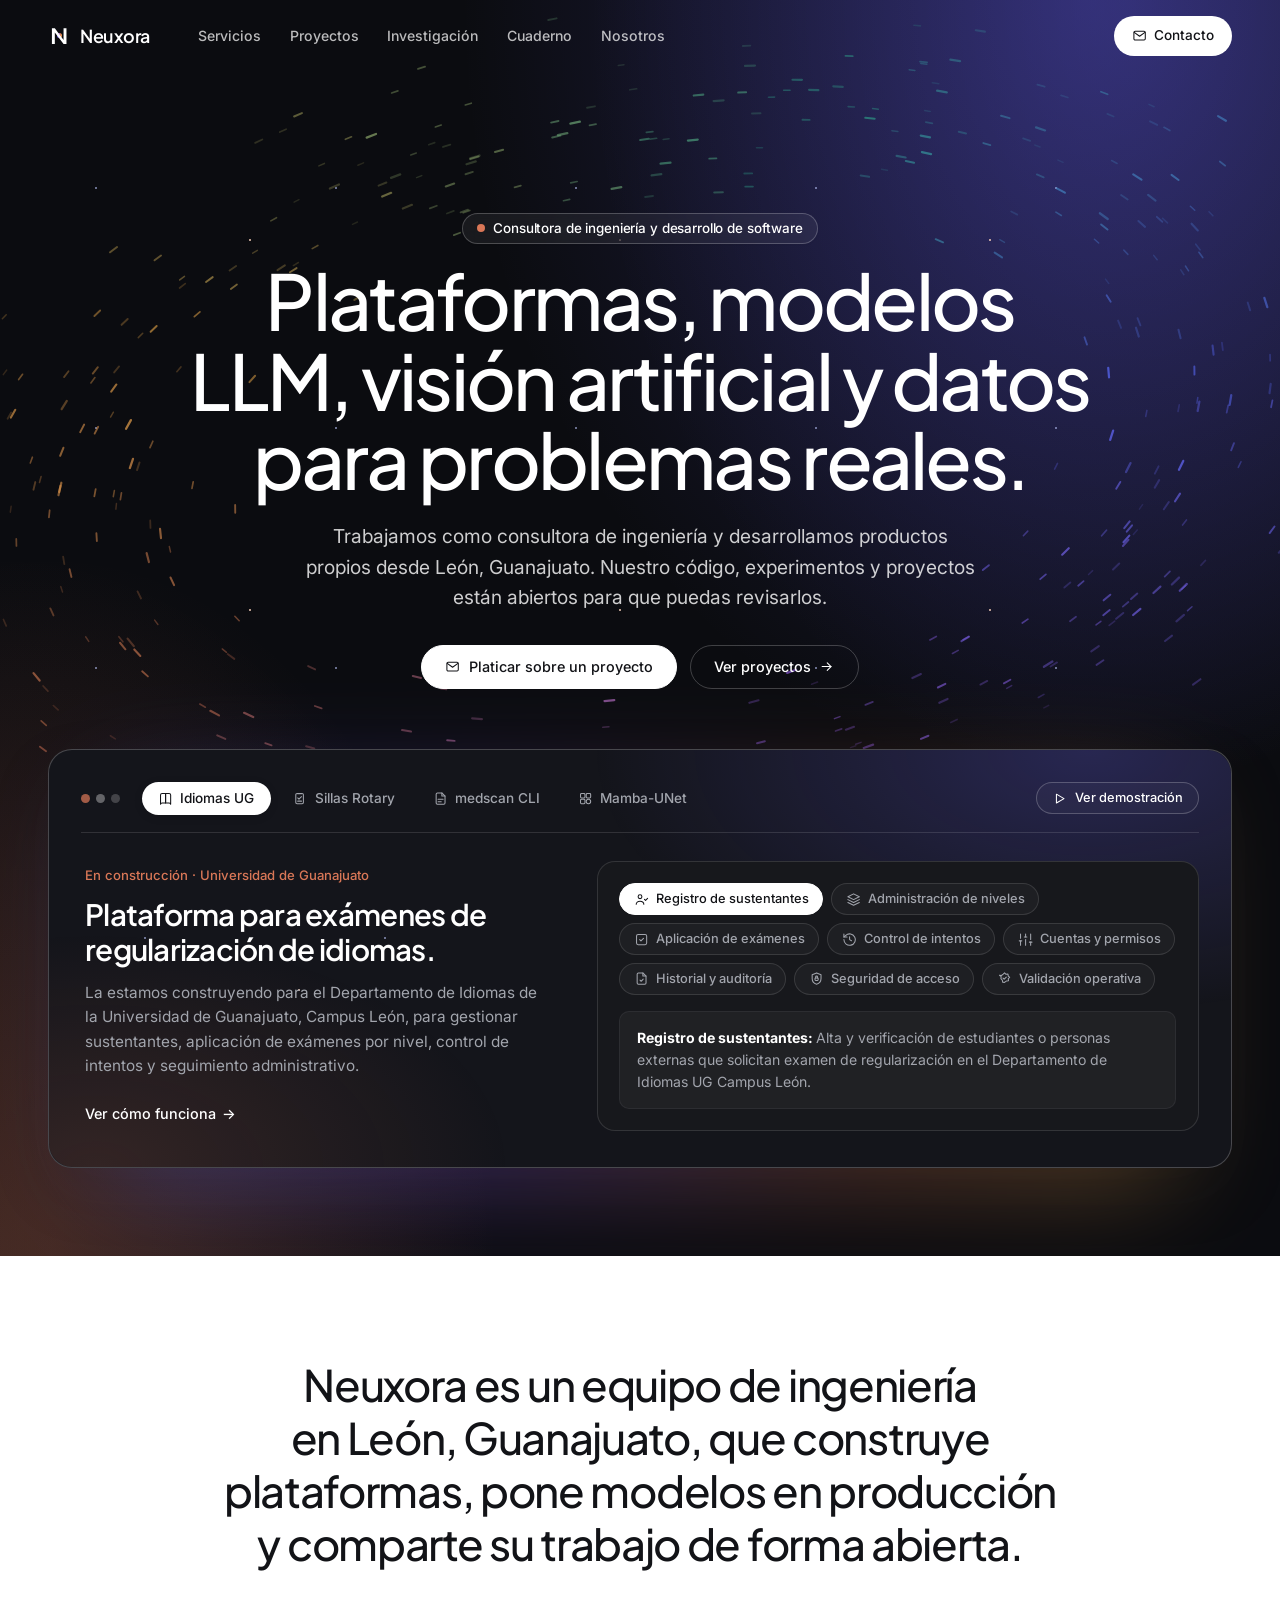
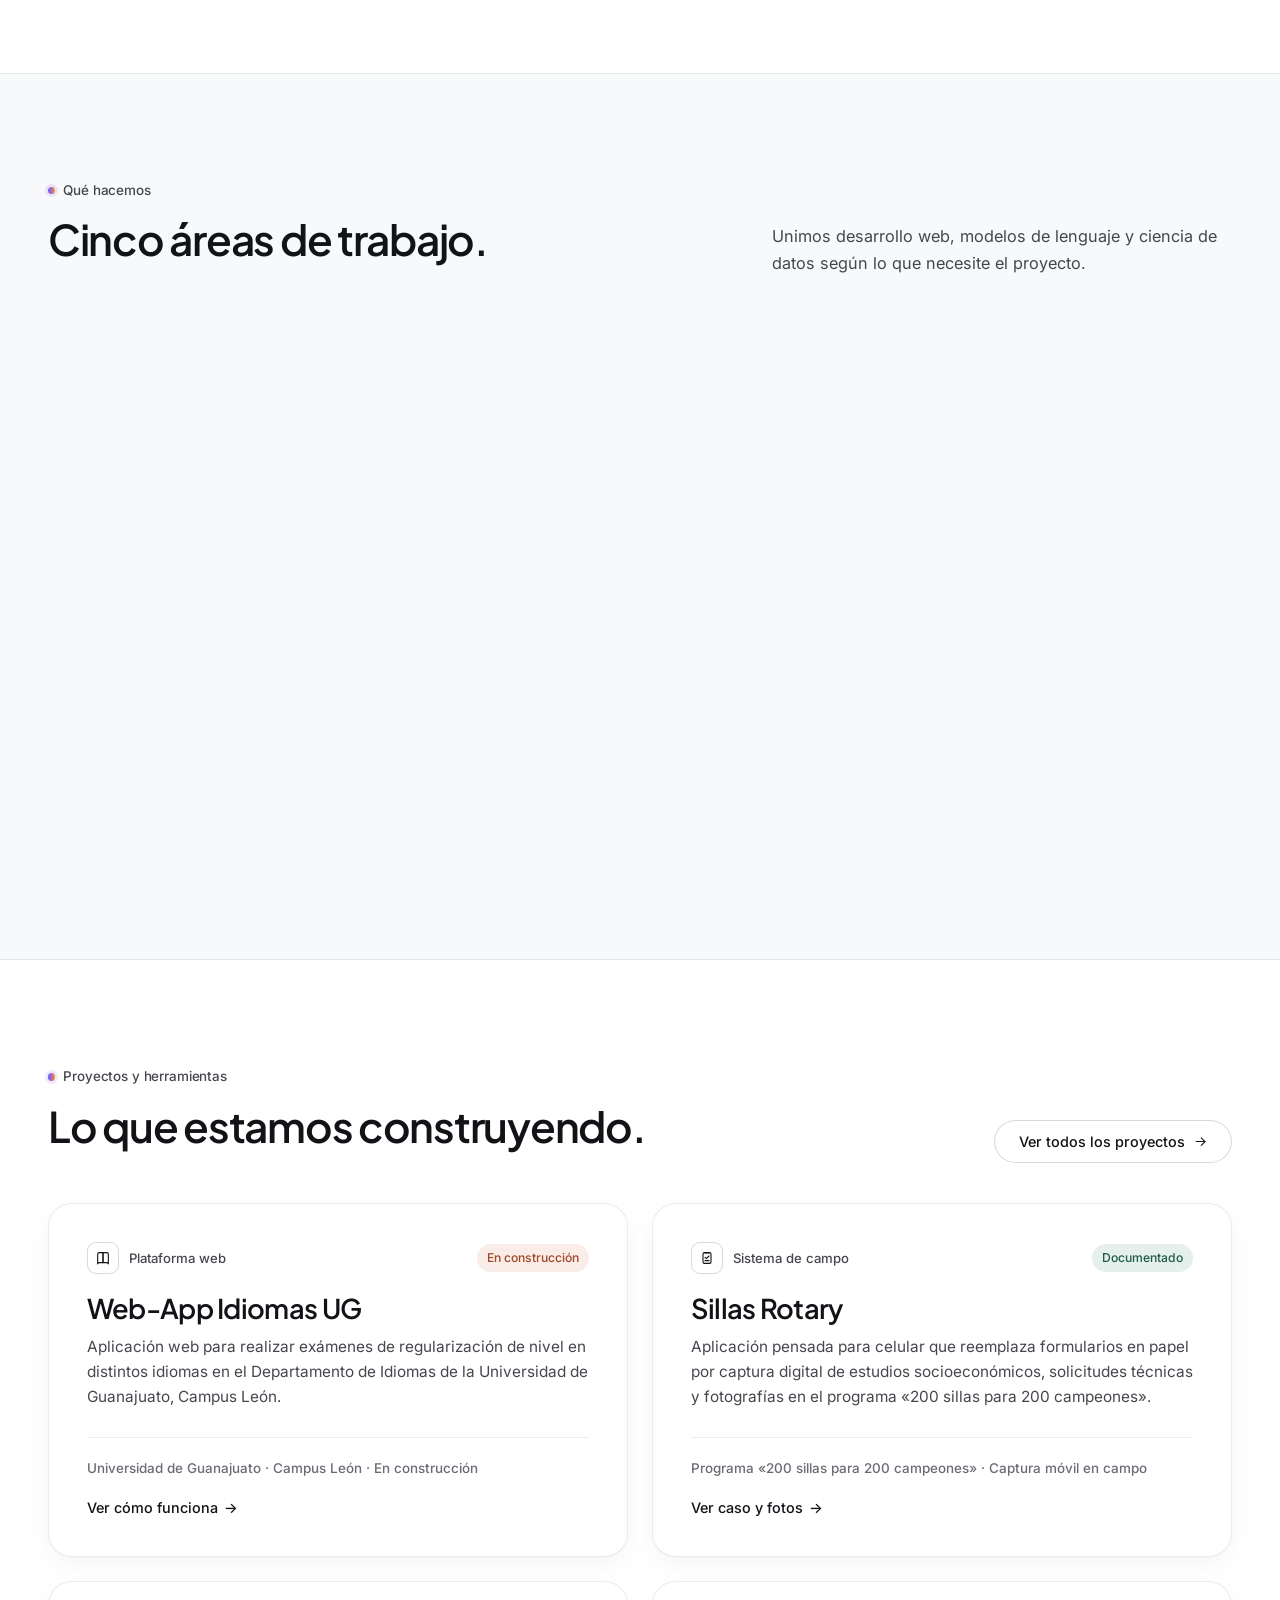
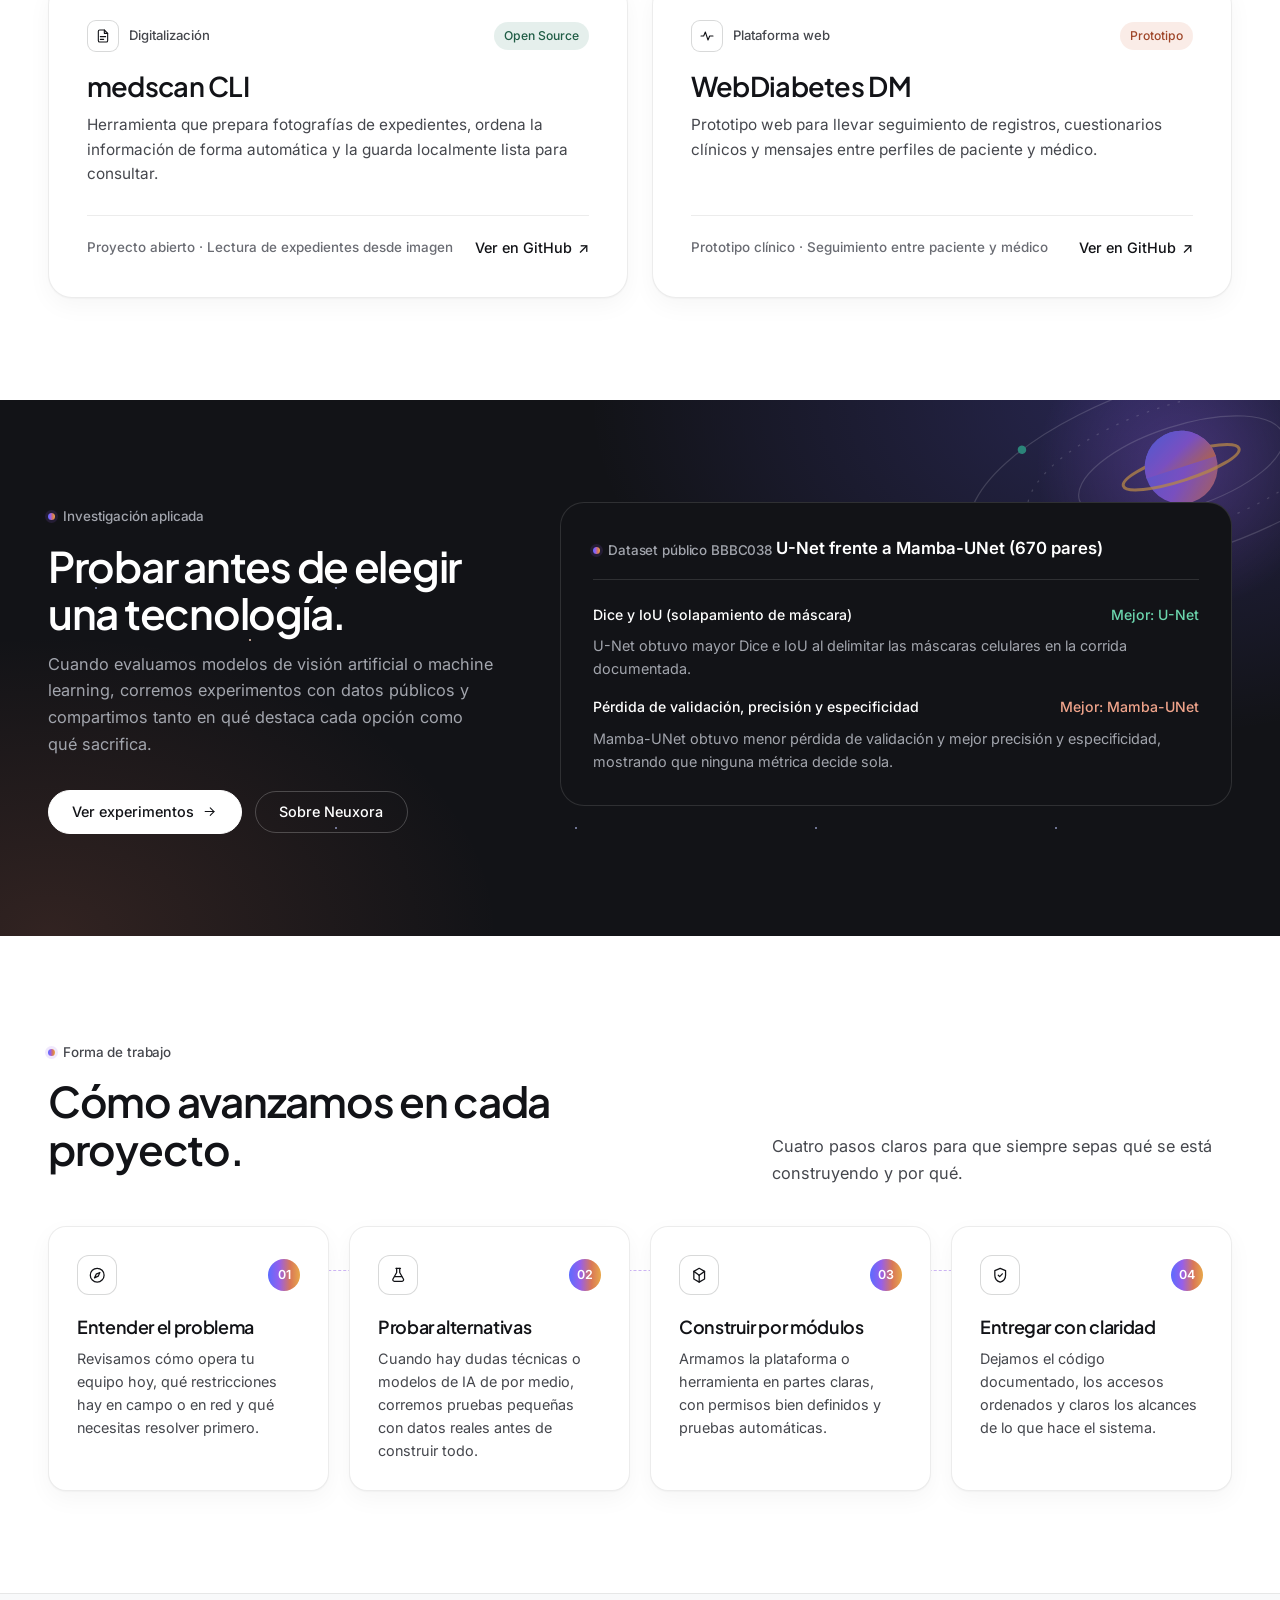
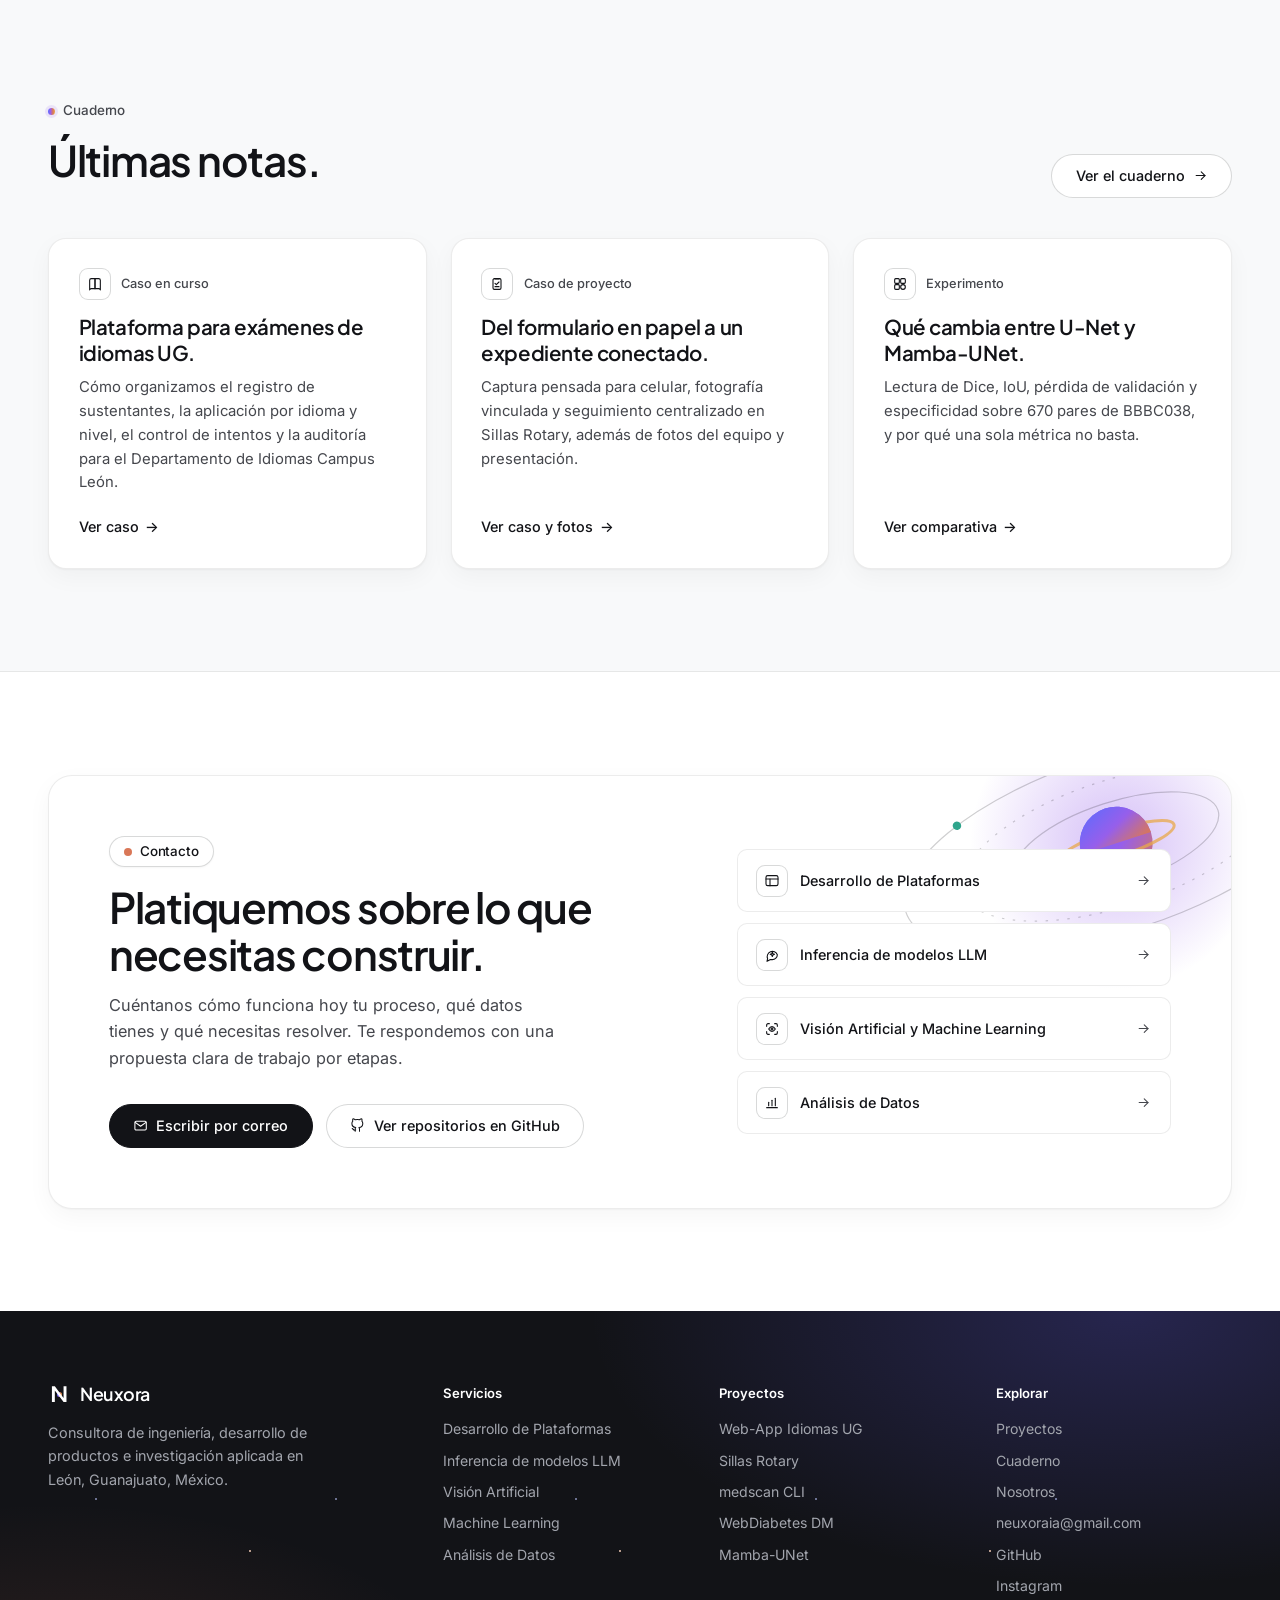
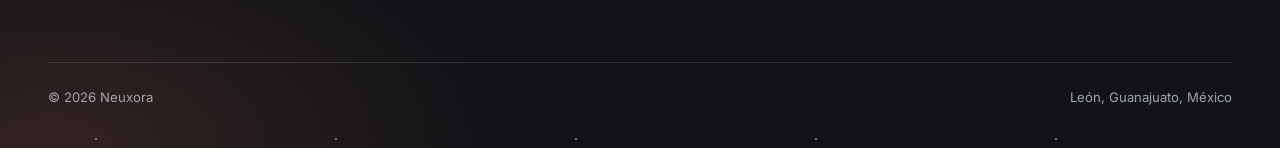
<file: index.html>
<!doctype html>
<html lang="es-MX">
<head>
  <meta charset="utf-8">
  <meta name="viewport" content="width=device-width, initial-scale=1">
  <title>Neuxora | Consultora de Ingeniería y Desarrollo de Software</title>
  <meta name="description" content="Consultora mexicana de ingeniería y desarrollo de productos propios: plataformas web, inferencia de modelos LLM, visión artificial, machine learning y análisis de datos.">
  <meta name="theme-color" content="#ffffff">
  <meta name="robots" content="index, follow">
  <link rel="canonical" href="https://neuxoraai.github.io/.github.io/">
  <meta property="og:site_name" content="Neuxora">
  <meta property="og:title" content="Neuxora | Consultora de Ingeniería y Desarrollo de Software">
  <meta property="og:description" content="Consultora mexicana de ingeniería y desarrollo de productos propios: plataformas web, inferencia de modelos LLM, visión artificial, machine learning y análisis de datos.">
  <meta property="og:type" content="website">
  <meta property="og:url" content="https://neuxoraai.github.io/.github.io/">
  <meta property="og:image" content="https://neuxoraai.github.io/.github.io/assets/og-image.svg">
  <meta property="og:locale" content="es_MX">
  <meta name="twitter:card" content="summary_large_image">
  <meta name="twitter:title" content="Neuxora | Consultora de Ingeniería y Desarrollo de Software">
  <meta name="twitter:description" content="Consultora mexicana de ingeniería y desarrollo de productos propios: plataformas web, inferencia de modelos LLM, visión artificial, machine learning y análisis de datos.">
  <meta name="twitter:image" content="https://neuxoraai.github.io/.github.io/assets/og-image.svg">
  <link rel="icon" href="assets/logo-n.svg" type="image/svg+xml">
  <link rel="preconnect" href="https://fonts.googleapis.com">
  <link rel="preconnect" href="https://fonts.gstatic.com" crossorigin>
  <link href="https://fonts.googleapis.com/css2?family=Inter:wght@400;500;600&amp;family=JetBrains+Mono:wght@400;500&amp;family=Plus+Jakarta+Sans:wght@500;600;700&amp;display=swap" rel="stylesheet">
  <link rel="stylesheet" href="assets/neuxora.css">
  <script type="application/ld+json">
{
  "@context": "https://schema.org",
  "@type": "ProfessionalService",
  "name": "Neuxora",
  "url": "https://neuxoraai.github.io/.github.io/",
  "description": "Consultora mexicana de ingeniería y desarrollo de software: plataformas web, inferencia de modelos LLM, visión artificial, machine learning y análisis de datos.",
  "email": "neuxoraia@gmail.com",
  "address": {
    "@type": "PostalAddress",
    "addressLocality": "León",
    "addressRegion": "Guanajuato",
    "addressCountry": "MX"
  },
  "sameAs": [
    "https://github.com/NeuxoraAI",
    "https://www.instagram.com/neuxora_ia/"
  ]
}
  </script>
  <script defer src="assets/nav.js"></script>
</head>
<body>
  <a class="skip-link" href="#main">Saltar al contenido</a>
  <nav id="nav" aria-label="Navegación principal">
    <div class="nav-inner">
      <a class="brand-mark" href="index.html" aria-current="page" aria-label="Neuxora, inicio">
        <svg viewBox="0 0 40 40" aria-hidden="true"><path fill="currentColor" d="M7 6h5.2l15.6 20.6V6H33v28h-5.2L12.2 13.4V34H7z"/></svg>
        <span class="brand-wordmark">Neuxora</span>
      </a>
      <div class="nav-links">
        <a class="nav-link" href="index.html#servicios">Servicios</a><a class="nav-link" href="proyectos.html">Proyectos</a><a class="nav-link" href="investigacion.html">Investigación</a><a class="nav-link" href="noticias.html">Cuaderno</a><a class="nav-link" href="neuxora.html">Nosotros</a>
        <a class="nav-cta" href="mailto:neuxoraia@gmail.com?subject=Contacto%20Neuxora"><svg class="ui-icon ui-icon--sm" viewBox="0 0 24 24" fill="none" stroke="currentColor" stroke-width="1.65" stroke-linecap="round" stroke-linejoin="round" aria-hidden="true"><rect x="3" y="5" width="18" height="14" rx="2"/><path d="m3.5 7 8.5 6 8.5-6"/></svg><span>Contacto</span></a>
      </div>
      <button class="nav-toggle" type="button" aria-label="Abrir menú" aria-expanded="false" aria-controls="mobile-menu">
        <span class="nav-toggle-bars" aria-hidden="true"><span></span><span></span></span>
      </button>
    </div>
  </nav>
  <aside class="mobile-menu" id="mobile-menu" aria-hidden="true" aria-label="Menú móvil">
    <nav class="mobile-menu-list">
      <a class="mobile-menu-link" href="index.html#servicios">Servicios</a><a class="mobile-menu-link" href="proyectos.html">Proyectos</a><a class="mobile-menu-link" href="investigacion.html">Investigación</a><a class="mobile-menu-link" href="noticias.html">Cuaderno</a><a class="mobile-menu-link" href="neuxora.html">Nosotros</a>
      <a class="mobile-menu-link" href="mailto:neuxoraia@gmail.com?subject=Contacto%20Neuxora">Contacto</a>
    </nav>
    <div class="mobile-menu-meta">
      <span class="meta-line"><svg class="ui-icon ui-icon--sm" viewBox="0 0 24 24" fill="none" stroke="currentColor" stroke-width="1.65" stroke-linecap="round" stroke-linejoin="round" aria-hidden="true"><path d="M12 21s-6-5.3-6-10a6 6 0 1 1 12 0c0 4.7-6 10-6 10z"/><circle cx="12" cy="11" r="2"/></svg><span>León, Guanajuato, México</span></span>
      <span class="meta-line"><svg class="ui-icon ui-icon--sm" viewBox="0 0 24 24" fill="none" stroke="currentColor" stroke-width="1.65" stroke-linecap="round" stroke-linejoin="round" aria-hidden="true"><rect x="3" y="5" width="18" height="14" rx="2"/><path d="m3.5 7 8.5 6 8.5-6"/></svg><span>neuxoraia@gmail.com</span></span>
    </div>
  </aside>

  <main id="main">
    <header class="hero hero--dark">
      <canvas class="hero-canvas" data-antigravity-canvas aria-hidden="true"></canvas>
      <div class="container">
        <div class="hero-centered">
          <span class="hero-kicker"><span class="kicker-dot" aria-hidden="true"></span>Consultora de ingeniería y desarrollo de software</span>
          <h1 class="hero-title">Plataformas, modelos LLM, visión artificial y datos para problemas reales.</h1>
          <p class="hero-lede">Trabajamos como consultora de ingeniería y desarrollamos productos propios desde León, Guanajuato. Nuestro código, experimentos y proyectos están abiertos para que puedas revisarlos.</p>
          <div class="hero-actions">
            <a class="btn btn-primary" href="mailto:neuxoraia@gmail.com?subject=Platicar%20sobre%20un%20proyecto"><svg class="ui-icon ui-icon--sm" viewBox="0 0 24 24" fill="none" stroke="currentColor" stroke-width="1.65" stroke-linecap="round" stroke-linejoin="round" aria-hidden="true"><rect x="3" y="5" width="18" height="14" rx="2"/><path d="m3.5 7 8.5 6 8.5-6"/></svg><span>Platicar sobre un proyecto</span></a>
            <a class="btn btn-secondary" href="proyectos.html"><span>Ver proyectos</span><svg class="ui-icon ui-icon--sm" viewBox="0 0 24 24" fill="none" stroke="currentColor" stroke-width="1.65" stroke-linecap="round" stroke-linejoin="round" aria-hidden="true"><path d="M5 12h14"/><path d="m13 6 6 6-6 6"/></svg></a>
          </div>
        </div>

        <div class="showcase-wrap">
          <div class="showcase" aria-label="Ejemplos interactivos de proyectos Neuxora">
            <div class="showcase-toolbar">
              <div class="showcase-toolbar-left">
                <div class="showcase-chrome" aria-hidden="true"><span></span><span></span><span></span></div>
                <div class="showcase-tabs" role="tablist" aria-label="Proyectos en vista previa" data-sliding-tabs>
                  <button type="button" class="showcase-tab" role="tab" id="wb-tab-idiomas" aria-selected="true" aria-controls="wb-panel-idiomas" data-workbench-tab="idiomas"><svg class="ui-icon ui-icon--sm" viewBox="0 0 24 24" fill="none" stroke="currentColor" stroke-width="1.65" stroke-linecap="round" stroke-linejoin="round" aria-hidden="true"><path d="M4 6.5A2.5 2.5 0 0 1 6.5 4H12v15H6.5A2.5 2.5 0 0 0 4 21z"/><path d="M20 6.5A2.5 2.5 0 0 0 17.5 4H12v15h5.5A2.5 2.5 0 0 1 20 21z"/></svg><span>Idiomas UG</span></button>
                  <button type="button" class="showcase-tab" role="tab" id="wb-tab-rotary" aria-selected="false" aria-controls="wb-panel-rotary" data-workbench-tab="rotary"><svg class="ui-icon ui-icon--sm" viewBox="0 0 24 24" fill="none" stroke="currentColor" stroke-width="1.65" stroke-linecap="round" stroke-linejoin="round" aria-hidden="true"><rect x="6" y="4" width="12" height="16" rx="2"/><path d="M9 4.5h6"/><path d="M9 11l2 2 4-4"/><path d="M9 16h6"/></svg><span>Sillas Rotary</span></button>
                  <button type="button" class="showcase-tab" role="tab" id="wb-tab-medscan" aria-selected="false" aria-controls="wb-panel-medscan" data-workbench-tab="medscan"><svg class="ui-icon ui-icon--sm" viewBox="0 0 24 24" fill="none" stroke="currentColor" stroke-width="1.65" stroke-linecap="round" stroke-linejoin="round" aria-hidden="true"><path d="M14 3H7a2 2 0 0 0-2 2v14a2 2 0 0 0 2 2h10a2 2 0 0 0 2-2V8z"/><path d="M14 3v5h5"/><path d="M8 13h8"/><path d="M8 17h5"/></svg><span>medscan CLI</span></button>
                  <button type="button" class="showcase-tab" role="tab" id="wb-tab-mamba" aria-selected="false" aria-controls="wb-panel-mamba" data-workbench-tab="mamba"><svg class="ui-icon ui-icon--sm" viewBox="0 0 24 24" fill="none" stroke="currentColor" stroke-width="1.65" stroke-linecap="round" stroke-linejoin="round" aria-hidden="true"><rect x="4" y="4" width="7" height="7" rx="1.5"/><rect x="13" y="4" width="7" height="7" rx="1.5"/><rect x="4" y="13" width="7" height="7" rx="1.5"/><circle cx="16.5" cy="16.5" r="3.5"/></svg><span>Mamba-UNet</span></button>
                </div>
              </div>
              <button type="button" class="showcase-action" data-terminal-replay><svg class="ui-icon ui-icon--sm" viewBox="0 0 24 24" fill="none" stroke="currentColor" stroke-width="1.65" stroke-linecap="round" stroke-linejoin="round" aria-hidden="true"><polygon points="7,5 19,12 7,19"/></svg><span>Ver demostración</span></button>
            </div>

            <div role="tabpanel" id="wb-panel-idiomas" aria-labelledby="wb-tab-idiomas" data-workbench-panel="idiomas">
              <div class="showcase-grid">
                <div class="showcase-copy">
                  <span class="showcase-label">En construcción · Universidad de Guanajuato</span>
                  <h2>Plataforma para exámenes de regularización de idiomas.</h2>
                  <p>La estamos construyendo para el Departamento de Idiomas de la Universidad de Guanajuato, Campus León, para gestionar sustentantes, aplicación de exámenes por nivel, control de intentos y seguimiento administrativo.</p>
                  <a class="text-link internal" href="proyecto-idiomas-ug.html">Ver cómo funciona</a>
                </div>
                <div class="showcase-artifact" data-arch-inspector>
                  <div class="arch-nodes" aria-label="Módulos de Idiomas UG">
                    <button type="button" class="arch-node is-active" data-arch-node aria-pressed="true" data-node-icon="sustentantes" data-node-title="Registro de sustentantes" data-node-desc="Alta y verificación de estudiantes o personas externas que solicitan examen de regularización en el Departamento de Idiomas UG Campus León."><svg class="ui-icon ui-icon--sm" viewBox="0 0 24 24" fill="none" stroke="currentColor" stroke-width="1.65" stroke-linecap="round" stroke-linejoin="round" aria-hidden="true"><circle cx="9.5" cy="7.5" r="3"/><path d="M3.5 19.5c0-3 2.5-5 6-5s6 2 6 5"/><path d="m16.5 11.5 1.8 1.8 3.2-3.3"/></svg><span>Registro de sustentantes</span></button><button type="button" class="arch-node" data-arch-node aria-pressed="false" data-node-icon="examenes" data-node-title="Administración de niveles" data-node-desc="Configuración y consulta de exámenes de regularización organizados por idioma, nivel y convocatoria activa."><svg class="ui-icon ui-icon--sm" viewBox="0 0 24 24" fill="none" stroke="currentColor" stroke-width="1.65" stroke-linecap="round" stroke-linejoin="round" aria-hidden="true"><path d="m12 3 9 4.5-9 4.5-9-4.5z"/><path d="m3 12 9 4.5 9-4.5"/><path d="m3 16.5 9 4.5 9-4.5"/></svg><span>Administración de niveles</span></button><button type="button" class="arch-node" data-arch-node aria-pressed="false" data-node-icon="aplicacion" data-node-title="Aplicación de exámenes" data-node-desc="Experiencia clara y sin distracciones para que cada persona presente su examen desde computadora o celular."><svg class="ui-icon ui-icon--sm" viewBox="0 0 24 24" fill="none" stroke="currentColor" stroke-width="1.65" stroke-linecap="round" stroke-linejoin="round" aria-hidden="true"><rect x="4" y="4" width="16" height="16" rx="2.5"/><path d="m9 12 2 2 4-4"/></svg><span>Aplicación de exámenes</span></button><button type="button" class="arch-node" data-arch-node aria-pressed="false" data-node-icon="intentos" data-node-title="Control de intentos" data-node-desc="Seguimiento preciso de cada intento realizado, tiempos de sesión y estado del examen para evitar duplicados."><svg class="ui-icon ui-icon--sm" viewBox="0 0 24 24" fill="none" stroke="currentColor" stroke-width="1.65" stroke-linecap="round" stroke-linejoin="round" aria-hidden="true"><path d="M3 12a9 9 0 1 0 3-6.7L3 8"/><path d="M3 3v5h5"/><path d="M12 7.5v4.5l3 1.8"/></svg><span>Control de intentos</span></button><button type="button" class="arch-node" data-arch-node aria-pressed="false" data-node-icon="administracion" data-node-title="Cuentas y permisos" data-node-desc="Acceso diferenciado entre coordinación, personal administrativo y sustentantes, con alta controlada de administradores."><svg class="ui-icon ui-icon--sm" viewBox="0 0 24 24" fill="none" stroke="currentColor" stroke-width="1.65" stroke-linecap="round" stroke-linejoin="round" aria-hidden="true"><path d="M4 21v-7"/><path d="M4 10V3"/><path d="M12 21v-9"/><path d="M12 8V3"/><path d="M20 21v-5"/><path d="M20 12V3"/><path d="M2 14h4"/><path d="M10 8h4"/><path d="M18 16h4"/></svg><span>Cuentas y permisos</span></button><button type="button" class="arch-node" data-arch-node aria-pressed="false" data-node-icon="auditoria" data-node-title="Historial y auditoría" data-node-desc="Registro automático de acciones clave dentro de la plataforma para respaldar revisiones y aclaraciones."><svg class="ui-icon ui-icon--sm" viewBox="0 0 24 24" fill="none" stroke="currentColor" stroke-width="1.65" stroke-linecap="round" stroke-linejoin="round" aria-hidden="true"><path d="M14 3H7a2 2 0 0 0-2 2v14a2 2 0 0 0 2 2h10a2 2 0 0 0 2-2V8z"/><path d="M14 3v5h5"/><path d="m9.5 14.5 1.8 1.8 3.2-3.6"/></svg><span>Historial y auditoría</span></button><button type="button" class="arch-node" data-arch-node aria-pressed="false" data-node-icon="seguridad" data-node-title="Seguridad de acceso" data-node-desc="Resguardo de credenciales y manejo ágil de sesiones activas para soportar varios usuarios al mismo tiempo."><svg class="ui-icon ui-icon--sm" viewBox="0 0 24 24" fill="none" stroke="currentColor" stroke-width="1.65" stroke-linecap="round" stroke-linejoin="round" aria-hidden="true"><path d="M12 3 5 6v6c0 4.5 3 7.8 7 9 4-1.2 7-4.5 7-9V6z"/><rect x="9.5" y="11" width="5" height="4" rx="1"/><path d="M10.5 11V9.5a1.5 1.5 0 0 1 3 0V11"/></svg><span>Seguridad de acceso</span></button><button type="button" class="arch-node" data-arch-node aria-pressed="false" data-node-icon="calidad" data-node-title="Validación operativa" data-node-desc="Pruebas continuas sobre registro, examen e historial para detectar fallas antes de liberar cualquier cambio."><svg class="ui-icon ui-icon--sm" viewBox="0 0 24 24" fill="none" stroke="currentColor" stroke-width="1.65" stroke-linecap="round" stroke-linejoin="round" aria-hidden="true"><path d="M12 3l2.2 2.2 3.1-.4.4 3.1L20 10l-2.2 2.2.4 3.1-3.1.4L12 18l-3.1-.3-.4-3.1L6.2 12l.4-3.1L4 6.7l3.1.4L9.8 5z"/><path d="m9.5 11.2 1.8 1.8 3.4-3.5"/></svg><span>Validación operativa</span></button>
                  </div>
                  <div class="arch-detail" data-arch-detail aria-live="polite">
                    <strong>Registro de sustentantes: </strong>Alta y verificación de estudiantes o personas externas que solicitan examen de regularización en el Departamento de Idiomas UG Campus León.
                  </div>
                </div>
              </div>
            </div>

            <div role="tabpanel" id="wb-panel-rotary" aria-labelledby="wb-tab-rotary" data-workbench-panel="rotary" hidden>
              <div class="showcase-grid">
                <div class="showcase-copy">
                  <span class="showcase-label">Sistema documentado · Trabajo en campo</span>
                  <h2>Registro digital de expedientes para trabajo en campo.</h2>
                  <p>Reemplaza los formularios en papel por captura desde el celular con estudios socioeconómicos, medidas técnicas y fotografías vinculadas dentro del programa «200 sillas para 200 campeones».</p>
                  <a class="text-link internal" href="proyecto-sillas-rotary.html">Ver caso y galería de fotos</a>
                </div>
                <div class="showcase-artifact">
                  <div class="showcase-media-pair">
                    <figure class="showcase-media">
                      <img src="assets/img/rotary/equipo-neuxora.jpg" alt="Equipo completo de Neuxora con reconocimiento del programa 200 sillas para 200 campeones" loading="lazy">
                      <figcaption>El equipo de Neuxora con el reconocimiento recibido.</figcaption>
                    </figure>
                    <figure class="showcase-media">
                      <img src="assets/img/rotary/presentacion-proyecto.jpg" alt="Presentación del proyecto Sillas Rotary con Neuxora y Ecosistema VIDA UG" loading="lazy">
                      <figcaption>Presentación junto a Ecosistema VIDA UG.</figcaption>
                    </figure>
                  </div>
                </div>
              </div>
            </div>

            <div role="tabpanel" id="wb-panel-medscan" aria-labelledby="wb-tab-medscan" data-workbench-panel="medscan" hidden>
              <div class="showcase-grid">
                <div class="showcase-copy">
                  <span class="showcase-label">Open Source · Visión y datos</span>
                  <h2>Extraer datos desde fotografías de expedientes.</h2>
                  <p>Herramienta abierta que limpia fotografías de expedientes, ordena la información clave en texto estructurado y la guarda en local lista para consultar.</p>
                  <a class="text-link" href="https://github.com/NeuxoraAI/medscan-CLI" target="_blank" rel="noopener noreferrer">Ver en GitHub</a>
                </div>
                <div class="showcase-artifact">
                  <div class="terminal-log" data-terminal-stream>
                    <span class="term-line"><span class="term-prompt">$</span> <span class="term-cmd">medscan process ./expediente_042.jpg</span></span>
                    <span class="term-line">Imagen preparada localmente</span>
                    <span class="term-line">Campos extraídos y ordenados</span>
                    <span class="term-line"><span class="term-ok">Registro #42 guardado en local</span></span>
                    <pre class="term-json term-line">{
  "expediente": "EXP-042",
  "estado": "guardado localmente"
}</pre>
                  </div>
                </div>
              </div>
            </div>

            <div role="tabpanel" id="wb-panel-mamba" aria-labelledby="wb-tab-mamba" data-workbench-panel="mamba" hidden>
              <div class="showcase-grid">
                <div class="showcase-copy">
                  <span class="showcase-label">Experimento abierto · Dataset BBBC038</span>
                  <h2>Comparación de U-Net y Mamba-UNet en segmentación celular.</h2>
                  <p>Probamos ambas redes neuronales con los mismos 670 pares de imágenes del conjunto público BBBC038 para ver qué cambia entre Dice, IoU, pérdida de validación, precisión y especificidad.</p>
                  <a class="text-link internal" href="investigacion.html#mamba">Ver resultados completos</a>
                </div>
                <div class="showcase-artifact">
                  <div class="metric-rows">
                    <div>
                      <div class="metric-item-head">
                        <span>Solapamiento (Dice / IoU)</span>
                        <span class="metric-winner">Mejor: U-Net</span>
                      </div>
                      <div class="metric-bars">
                        <div class="metric-bar-row">
                          <span>U-Net</span>
                          <div class="metric-track"><div class="metric-fill metric-fill--unet" style="width:88%"></div></div>
                          <span>Mayor Dice / IoU</span>
                        </div>
                        <div class="metric-bar-row">
                          <span>Mamba-UNet</span>
                          <div class="metric-track"><div class="metric-fill metric-fill--mamba" style="width:81%"></div></div>
                          <span>Comparada</span>
                        </div>
                      </div>
                    </div>
                    <div>
                      <div class="metric-item-head">
                        <span>Pérdida de validación, Precisión y Especificidad</span>
                        <span class="metric-tradeoff">Mejor: Mamba-UNet</span>
                      </div>
                      <div class="metric-bars">
                        <div class="metric-bar-row">
                          <span>Mamba-UNet</span>
                          <div class="metric-track"><div class="metric-fill metric-fill--mamba" style="width:90%"></div></div>
                          <span>Menor val. loss</span>
                        </div>
                        <div class="metric-bar-row">
                          <span>U-Net</span>
                          <div class="metric-track"><div class="metric-fill metric-fill--unet" style="width:82%"></div></div>
                          <span>Referencia</span>
                        </div>
                      </div>
                    </div>
                  </div>
                </div>
              </div>
            </div>
          </div>
        </div>
      </div>
    </header>

    <section class="section statement" aria-labelledby="statement-heading">
      <div class="container reveal">
        <h2 class="statement-text" id="statement-heading">Neuxora es un equipo de ingeniería en León, Guanajuato, que construye plataformas, pone modelos en producción y comparte su trabajo de forma abierta.</h2>
      </div>
    </section>

    <section class="section section-subtle" id="servicios" aria-labelledby="servicios-heading">
      <div class="container">
        <div class="section-header-row">
          <div>
            <span class="eyebrow">Qué hacemos</span>
            <h2 class="section-title" id="servicios-heading">Cinco áreas de trabajo.</h2>
          </div>
          <p class="section-intro">Unimos desarrollo web, modelos de lenguaje y ciencia de datos según lo que necesite el proyecto.</p>
        </div>
        <div class="reveal">
          <div class="service-pills" role="tablist" aria-label="Áreas de trabajo en Neuxora" data-sliding-tabs>
            <button type="button" class="service-tab" role="tab" id="svc-tab-plataformas" aria-selected="true" tabindex="0" aria-controls="svc-panel-plataformas" data-service-tab="plataformas"><svg class="ui-icon ui-icon--sm" viewBox="0 0 24 24" fill="none" stroke="currentColor" stroke-width="1.65" stroke-linecap="round" stroke-linejoin="round" aria-hidden="true"><rect x="3" y="4" width="18" height="15" rx="2.5"/><path d="M3 9h18"/><path d="M9 9v10"/></svg><span>Desarrollo de Plataformas</span></button><button type="button" class="service-tab" role="tab" id="svc-tab-llm" aria-selected="false" tabindex="-1" aria-controls="svc-panel-llm" data-service-tab="llm"><svg class="ui-icon ui-icon--sm" viewBox="0 0 24 24" fill="none" stroke="currentColor" stroke-width="1.65" stroke-linecap="round" stroke-linejoin="round" aria-hidden="true"><path d="M20 11.5a7.5 7.5 0 0 1-7.5 7.5H9l-4.5 2.5.9-4A7.5 7.5 0 1 1 20 11.5z"/><path d="M12.5 7.8l.9 2.3 2.3.9-2.3.9-.9 2.3-.9-2.3-2.3-.9 2.3-.9z"/></svg><span>Inferencia de modelos LLM</span></button><button type="button" class="service-tab" role="tab" id="svc-tab-vision" aria-selected="false" tabindex="-1" aria-controls="svc-panel-vision" data-service-tab="vision"><svg class="ui-icon ui-icon--sm" viewBox="0 0 24 24" fill="none" stroke="currentColor" stroke-width="1.65" stroke-linecap="round" stroke-linejoin="round" aria-hidden="true"><path d="M4 8V6a2 2 0 0 1 2-2h2"/><path d="M16 4h2a2 2 0 0 1 2 2v2"/><path d="M20 16v2a2 2 0 0 1-2 2h-2"/><path d="M8 20H6a2 2 0 0 1-2-2v-2"/><path d="M7 12s2.2-3.5 5-3.5 5 3.5 5 3.5-2.2 3.5-5 3.5-5-3.5-5-3.5Z"/><circle cx="12" cy="12" r="1.4"/></svg><span>Visión Artificial</span></button><button type="button" class="service-tab" role="tab" id="svc-tab-ml" aria-selected="false" tabindex="-1" aria-controls="svc-panel-ml" data-service-tab="ml"><svg class="ui-icon ui-icon--sm" viewBox="0 0 24 24" fill="none" stroke="currentColor" stroke-width="1.65" stroke-linecap="round" stroke-linejoin="round" aria-hidden="true"><circle cx="5.5" cy="7" r="2"/><circle cx="5.5" cy="17" r="2"/><circle cx="12" cy="12" r="2.2"/><circle cx="18.5" cy="7" r="2"/><circle cx="18.5" cy="17" r="2"/><path d="M7.2 8.2 10.2 10.7"/><path d="M7.2 15.8 10.2 13.3"/><path d="M13.8 10.7 16.8 8.2"/><path d="M13.8 13.3 16.8 15.8"/></svg><span>Machine Learning</span></button><button type="button" class="service-tab" role="tab" id="svc-tab-datos" aria-selected="false" tabindex="-1" aria-controls="svc-panel-datos" data-service-tab="datos"><svg class="ui-icon ui-icon--sm" viewBox="0 0 24 24" fill="none" stroke="currentColor" stroke-width="1.65" stroke-linecap="round" stroke-linejoin="round" aria-hidden="true"><path d="M4 19h16"/><path d="M7 16v-5"/><path d="M12 16V8"/><path d="M17 16V5"/></svg><span>Análisis de Datos</span></button>
          </div>
          <article class="service-panel" role="tabpanel" id="svc-panel-plataformas" aria-labelledby="svc-tab-plataformas" data-service-panel="plataformas" data-spotlight-card><div><div class="service-panel-head"><span class="icon-badge icon-badge--lg"><svg class="ui-icon" viewBox="0 0 24 24" fill="none" stroke="currentColor" stroke-width="1.65" stroke-linecap="round" stroke-linejoin="round" aria-hidden="true"><rect x="3" y="4" width="18" height="15" rx="2.5"/><path d="M3 9h18"/><path d="M9 9v10"/></svg></span><span class="eyebrow" style="margin-bottom:0">Desarrollo de Plataformas</span></div><h3>Sistemas web y aplicaciones completas para la operación diaria.</h3><p class="service-panel-lead">Construimos aplicaciones ordenadas por áreas, con acceso por perfil de usuario, historial de cambios y pruebas antes de salir a operación.</p><div style="display:flex;flex-wrap:wrap;gap:1.25rem"><a class="text-link internal" href="proyecto-idiomas-ug.html">Web-App Idiomas UG</a><a class="text-link internal" href="proyecto-sillas-rotary.html">Sillas Rotary</a></div></div><div class="service-specs"><div class="service-spec-block"><h4>Problemas que resolvemos</h4><ul class="spec-check-list"><li><svg class="ui-icon ui-icon--check" viewBox="0 0 24 24" fill="none" stroke="currentColor" stroke-width="1.65" stroke-linecap="round" stroke-linejoin="round" aria-hidden="true"><path d="m5 12.5 4.2 4.2L19 7"/></svg><span>Portales para estudiantes, clientes o personal administrativo</span></li><li><svg class="ui-icon ui-icon--check" viewBox="0 0 24 24" fill="none" stroke="currentColor" stroke-width="1.65" stroke-linecap="round" stroke-linejoin="round" aria-hidden="true"><path d="m5 12.5 4.2 4.2L19 7"/></svg><span>Captura de formularios y expedientes desde celular o computadora</span></li><li><svg class="ui-icon ui-icon--check" viewBox="0 0 24 24" fill="none" stroke="currentColor" stroke-width="1.65" stroke-linecap="round" stroke-linejoin="round" aria-hidden="true"><path d="m5 12.5 4.2 4.2L19 7"/></svg><span>Control de permisos, sesiones activas y registro de auditoría</span></li><li><svg class="ui-icon ui-icon--check" viewBox="0 0 24 24" fill="none" stroke="currentColor" stroke-width="1.65" stroke-linecap="round" stroke-linejoin="round" aria-hidden="true"><path d="m5 12.5 4.2 4.2L19 7"/></svg><span>Reemplazo de hojas de cálculo dispersas por un sistema central</span></li><li><svg class="ui-icon ui-icon--check" viewBox="0 0 24 24" fill="none" stroke="currentColor" stroke-width="1.65" stroke-linecap="round" stroke-linejoin="round" aria-hidden="true"><path d="m5 12.5 4.2 4.2L19 7"/></svg><span>Puesta en marcha continua sin interrumpir al equipo</span></li></ul></div><div class="service-spec-block"><h4>Qué incluye el trabajo</h4><ul class="spec-check-list"><li><svg class="ui-icon ui-icon--check" viewBox="0 0 24 24" fill="none" stroke="currentColor" stroke-width="1.65" stroke-linecap="round" stroke-linejoin="round" aria-hidden="true"><path d="m5 12.5 4.2 4.2L19 7"/></svg><span>Flujo completo de pantallas adaptado a quienes lo usan todos los días</span></li><li><svg class="ui-icon ui-icon--check" viewBox="0 0 24 24" fill="none" stroke="currentColor" stroke-width="1.65" stroke-linecap="round" stroke-linejoin="round" aria-hidden="true"><path d="m5 12.5 4.2 4.2L19 7"/></svg><span>Interfaces cómodas en celular para trabajo en campo o ventanilla</span></li><li><svg class="ui-icon ui-icon--check" viewBox="0 0 24 24" fill="none" stroke="currentColor" stroke-width="1.65" stroke-linecap="round" stroke-linejoin="round" aria-hidden="true"><path d="m5 12.5 4.2 4.2L19 7"/></svg><span>Pruebas de funcionamiento y registro claro de acciones importantes</span></li></ul></div></div></article><article class="service-panel" role="tabpanel" id="svc-panel-llm" aria-labelledby="svc-tab-llm" data-service-panel="llm" data-spotlight-card hidden><div><div class="service-panel-head"><span class="icon-badge icon-badge--lg"><svg class="ui-icon" viewBox="0 0 24 24" fill="none" stroke="currentColor" stroke-width="1.65" stroke-linecap="round" stroke-linejoin="round" aria-hidden="true"><path d="M20 11.5a7.5 7.5 0 0 1-7.5 7.5H9l-4.5 2.5.9-4A7.5 7.5 0 1 1 20 11.5z"/><path d="M12.5 7.8l.9 2.3 2.3.9-2.3.9-.9 2.3-.9-2.3-2.3-.9 2.3-.9z"/></svg></span><span class="eyebrow" style="margin-bottom:0">Inferencia de modelos LLM</span></div><h3>Modelos de lenguaje respondiendo dentro de tus sistemas, con costo y velocidad bajo control.</h3><p class="service-panel-lead">Ponemos modelos de lenguaje a trabajar dentro de tus aplicaciones: elegimos el modelo, lo desplegamos en la nube o en tus propios equipos y medimos calidad, velocidad y costo.</p><div style="display:flex;flex-wrap:wrap;gap:1.25rem"><a class="text-link" href="mailto:neuxoraia@gmail.com?subject=Proyecto%20de%20inferencia%20LLM">Platicar sobre inferencia de LLM</a></div></div><div class="service-specs"><div class="service-spec-block"><h4>Problemas que resolvemos</h4><ul class="spec-check-list"><li><svg class="ui-icon ui-icon--check" viewBox="0 0 24 24" fill="none" stroke="currentColor" stroke-width="1.65" stroke-linecap="round" stroke-linejoin="round" aria-hidden="true"><path d="m5 12.5 4.2 4.2L19 7"/></svg><span>Asistentes que responden con base en tus documentos y manuales internos</span></li><li><svg class="ui-icon ui-icon--check" viewBox="0 0 24 24" fill="none" stroke="currentColor" stroke-width="1.65" stroke-linecap="round" stroke-linejoin="round" aria-hidden="true"><path d="m5 12.5 4.2 4.2L19 7"/></svg><span>Extracción de datos desde expedientes, formularios o correos</span></li><li><svg class="ui-icon ui-icon--check" viewBox="0 0 24 24" fill="none" stroke="currentColor" stroke-width="1.65" stroke-linecap="round" stroke-linejoin="round" aria-hidden="true"><path d="m5 12.5 4.2 4.2L19 7"/></svg><span>Clasificación y resumen de grandes volúmenes de texto</span></li><li><svg class="ui-icon ui-icon--check" viewBox="0 0 24 24" fill="none" stroke="currentColor" stroke-width="1.65" stroke-linecap="round" stroke-linejoin="round" aria-hidden="true"><path d="m5 12.5 4.2 4.2L19 7"/></svg><span>Modelos abiertos corriendo en tu infraestructura cuando los datos no pueden salir</span></li><li><svg class="ui-icon ui-icon--check" viewBox="0 0 24 24" fill="none" stroke="currentColor" stroke-width="1.65" stroke-linecap="round" stroke-linejoin="round" aria-hidden="true"><path d="m5 12.5 4.2 4.2L19 7"/></svg><span>Reducción del costo y del tiempo de respuesta de un modelo ya en uso</span></li></ul></div><div class="service-spec-block"><h4>Qué incluye el trabajo</h4><ul class="spec-check-list"><li><svg class="ui-icon ui-icon--check" viewBox="0 0 24 24" fill="none" stroke="currentColor" stroke-width="1.65" stroke-linecap="round" stroke-linejoin="round" aria-hidden="true"><path d="m5 12.5 4.2 4.2L19 7"/></svg><span>Comparativa de modelos con tus propios datos antes de elegir</span></li><li><svg class="ui-icon ui-icon--check" viewBox="0 0 24 24" fill="none" stroke="currentColor" stroke-width="1.65" stroke-linecap="round" stroke-linejoin="round" aria-hidden="true"><path d="m5 12.5 4.2 4.2L19 7"/></svg><span>Servicio de inferencia integrado a tu aplicación, con límites de uso y registro</span></li><li><svg class="ui-icon ui-icon--check" viewBox="0 0 24 24" fill="none" stroke="currentColor" stroke-width="1.65" stroke-linecap="round" stroke-linejoin="round" aria-hidden="true"><path d="m5 12.5 4.2 4.2L19 7"/></svg><span>Medición continua de calidad, tiempo de respuesta y costo por consulta</span></li></ul></div></div></article><article class="service-panel" role="tabpanel" id="svc-panel-vision" aria-labelledby="svc-tab-vision" data-service-panel="vision" data-spotlight-card hidden><div><div class="service-panel-head"><span class="icon-badge icon-badge--lg"><svg class="ui-icon" viewBox="0 0 24 24" fill="none" stroke="currentColor" stroke-width="1.65" stroke-linecap="round" stroke-linejoin="round" aria-hidden="true"><path d="M4 8V6a2 2 0 0 1 2-2h2"/><path d="M16 4h2a2 2 0 0 1 2 2v2"/><path d="M20 16v2a2 2 0 0 1-2 2h-2"/><path d="M8 20H6a2 2 0 0 1-2-2v-2"/><path d="M7 12s2.2-3.5 5-3.5 5 3.5 5 3.5-2.2 3.5-5 3.5-5-3.5-5-3.5Z"/><circle cx="12" cy="12" r="1.4"/></svg></span><span class="eyebrow" style="margin-bottom:0">Visión Artificial</span></div><h3>Lectura de documentos, análisis visual y revisión de imágenes.</h3><p class="service-panel-lead">Armamos flujos para pasar fotografías de documentos a información ordenada, analizar imágenes de laboratorio o automatizar revisiones visuales.</p><div style="display:flex;flex-wrap:wrap;gap:1.25rem"><a class="text-link internal" href="investigacion.html#mamba">Comparativa Mamba-UNet</a><a class="text-link internal" href="proyectos.html#medscan">medscan CLI</a></div></div><div class="service-specs"><div class="service-spec-block"><h4>Problemas que resolvemos</h4><ul class="spec-check-list"><li><svg class="ui-icon ui-icon--check" viewBox="0 0 24 24" fill="none" stroke="currentColor" stroke-width="1.65" stroke-linecap="round" stroke-linejoin="round" aria-hidden="true"><path d="m5 12.5 4.2 4.2L19 7"/></svg><span>Digitalización automática de expedientes, recetas o formularios en foto</span></li><li><svg class="ui-icon ui-icon--check" viewBox="0 0 24 24" fill="none" stroke="currentColor" stroke-width="1.65" stroke-linecap="round" stroke-linejoin="round" aria-hidden="true"><path d="m5 12.5 4.2 4.2L19 7"/></svg><span>Limpieza previa de fotografías movidas, inclinadas o con poca luz</span></li><li><svg class="ui-icon ui-icon--check" viewBox="0 0 24 24" fill="none" stroke="currentColor" stroke-width="1.65" stroke-linecap="round" stroke-linejoin="round" aria-hidden="true"><path d="m5 12.5 4.2 4.2L19 7"/></svg><span>Segmentación y medición visual sobre imágenes médicas o técnicas</span></li><li><svg class="ui-icon ui-icon--check" viewBox="0 0 24 24" fill="none" stroke="currentColor" stroke-width="1.65" stroke-linecap="round" stroke-linejoin="round" aria-hidden="true"><path d="m5 12.5 4.2 4.2L19 7"/></svg><span>Comparación objetiva entre modelos usando los mismos datos de prueba</span></li><li><svg class="ui-icon ui-icon--check" viewBox="0 0 24 24" fill="none" stroke="currentColor" stroke-width="1.65" stroke-linecap="round" stroke-linejoin="round" aria-hidden="true"><path d="m5 12.5 4.2 4.2L19 7"/></svg><span>Integración directa con la operación diaria del equipo</span></li></ul></div><div class="service-spec-block"><h4>Qué incluye el trabajo</h4><ul class="spec-check-list"><li><svg class="ui-icon ui-icon--check" viewBox="0 0 24 24" fill="none" stroke="currentColor" stroke-width="1.65" stroke-linecap="round" stroke-linejoin="round" aria-hidden="true"><path d="m5 12.5 4.2 4.2L19 7"/></svg><span>Pruebas comparativas claras entre opciones con el mismo conjunto de datos</span></li><li><svg class="ui-icon ui-icon--check" viewBox="0 0 24 24" fill="none" stroke="currentColor" stroke-width="1.65" stroke-linecap="round" stroke-linejoin="round" aria-hidden="true"><path d="m5 12.5 4.2 4.2L19 7"/></svg><span>Herramientas que procesan imágenes y entregan datos listos para guardar</span></li><li><svg class="ui-icon ui-icon--check" viewBox="0 0 24 24" fill="none" stroke="currentColor" stroke-width="1.65" stroke-linecap="round" stroke-linejoin="round" aria-hidden="true"><path d="m5 12.5 4.2 4.2L19 7"/></svg><span>Reporte honesto de resultados, alcance y límites de uso</span></li></ul></div></div></article><article class="service-panel" role="tabpanel" id="svc-panel-ml" aria-labelledby="svc-tab-ml" data-service-panel="ml" data-spotlight-card hidden><div><div class="service-panel-head"><span class="icon-badge icon-badge--lg"><svg class="ui-icon" viewBox="0 0 24 24" fill="none" stroke="currentColor" stroke-width="1.65" stroke-linecap="round" stroke-linejoin="round" aria-hidden="true"><circle cx="5.5" cy="7" r="2"/><circle cx="5.5" cy="17" r="2"/><circle cx="12" cy="12" r="2.2"/><circle cx="18.5" cy="7" r="2"/><circle cx="18.5" cy="17" r="2"/><path d="M7.2 8.2 10.2 10.7"/><path d="M7.2 15.8 10.2 13.3"/><path d="M13.8 10.7 16.8 8.2"/><path d="M13.8 13.3 16.8 15.8"/></svg></span><span class="eyebrow" style="margin-bottom:0">Machine Learning</span></div><h3>Modelos entrenados y probados sobre datos reales.</h3><p class="service-panel-lead">Antes de proponer redes neuronales o modelos complejos, comparamos opciones más sencillas para elegir la que mejor funciona según tu costo y tus datos.</p><div style="display:flex;flex-wrap:wrap;gap:1.25rem"><a class="text-link internal" href="investigacion.html#mamba">Ver comparativa Mamba-UNet</a><a class="text-link" href="https://github.com/NeuxoraAI/medscan-CLI" target="_blank" rel="noopener noreferrer">Ver medscan CLI</a></div></div><div class="service-specs"><div class="service-spec-block"><h4>Problemas que resolvemos</h4><ul class="spec-check-list"><li><svg class="ui-icon ui-icon--check" viewBox="0 0 24 24" fill="none" stroke="currentColor" stroke-width="1.65" stroke-linecap="round" stroke-linejoin="round" aria-hidden="true"><path d="m5 12.5 4.2 4.2L19 7"/></svg><span>Clasificación y ordenamiento automático de textos, solicitudes o imágenes</span></li><li><svg class="ui-icon ui-icon--check" viewBox="0 0 24 24" fill="none" stroke="currentColor" stroke-width="1.65" stroke-linecap="round" stroke-linejoin="round" aria-hidden="true"><path d="m5 12.5 4.2 4.2L19 7"/></svg><span>Comparación práctica frente a reglas simples antes de complicar el sistema</span></li><li><svg class="ui-icon ui-icon--check" viewBox="0 0 24 24" fill="none" stroke="currentColor" stroke-width="1.65" stroke-linecap="round" stroke-linejoin="round" aria-hidden="true"><path d="m5 12.5 4.2 4.2L19 7"/></svg><span>Medición real de tiempos de respuesta y costo operativo</span></li><li><svg class="ui-icon ui-icon--check" viewBox="0 0 24 24" fill="none" stroke="currentColor" stroke-width="1.65" stroke-linecap="round" stroke-linejoin="round" aria-hidden="true"><path d="m5 12.5 4.2 4.2L19 7"/></svg><span>Seguimiento ordenado de pruebas para repetir resultados sin sorpresas</span></li></ul></div><div class="service-spec-block"><h4>Qué incluye el trabajo</h4><ul class="spec-check-list"><li><svg class="ui-icon ui-icon--check" viewBox="0 0 24 24" fill="none" stroke="currentColor" stroke-width="1.65" stroke-linecap="round" stroke-linejoin="round" aria-hidden="true"><path d="m5 12.5 4.2 4.2L19 7"/></svg><span>Línea base clara comparada contra alternativas sencillas</span></li><li><svg class="ui-icon ui-icon--check" viewBox="0 0 24 24" fill="none" stroke="currentColor" stroke-width="1.65" stroke-linecap="round" stroke-linejoin="round" aria-hidden="true"><path d="m5 12.5 4.2 4.2L19 7"/></svg><span>Flujo repetible de limpieza de datos, entrenamiento y validación</span></li><li><svg class="ui-icon ui-icon--check" viewBox="0 0 24 24" fill="none" stroke="currentColor" stroke-width="1.65" stroke-linecap="round" stroke-linejoin="round" aria-hidden="true"><path d="m5 12.5 4.2 4.2L19 7"/></svg><span>Integración con los sistemas actuales del equipo</span></li></ul></div></div></article><article class="service-panel" role="tabpanel" id="svc-panel-datos" aria-labelledby="svc-tab-datos" data-service-panel="datos" data-spotlight-card hidden><div><div class="service-panel-head"><span class="icon-badge icon-badge--lg"><svg class="ui-icon" viewBox="0 0 24 24" fill="none" stroke="currentColor" stroke-width="1.65" stroke-linecap="round" stroke-linejoin="round" aria-hidden="true"><path d="M4 19h16"/><path d="M7 16v-5"/><path d="M12 16V8"/><path d="M17 16V5"/></svg></span><span class="eyebrow" style="margin-bottom:0">Análisis de Datos</span></div><h3>Ordenar registros dispersos para poder consultarlos y entenderlos.</h3><p class="service-panel-lead">Pasamos formularios en papel, archivos sueltos y capturas distintas a registros limpios, fáciles de consultar y listos para tomar decisiones.</p><div style="display:flex;flex-wrap:wrap;gap:1.25rem"><a class="text-link internal" href="proyecto-sillas-rotary.html">Sillas Rotary</a><a class="text-link internal" href="proyectos.html#webdiabetes">WebDiabetes DM</a></div></div><div class="service-specs"><div class="service-spec-block"><h4>Problemas que resolvemos</h4><ul class="spec-check-list"><li><svg class="ui-icon ui-icon--check" viewBox="0 0 24 24" fill="none" stroke="currentColor" stroke-width="1.65" stroke-linecap="round" stroke-linejoin="round" aria-hidden="true"><path d="m5 12.5 4.2 4.2L19 7"/></svg><span>Unificación de hojas de cálculo o papel en una sola fuente confiable</span></li><li><svg class="ui-icon ui-icon--check" viewBox="0 0 24 24" fill="none" stroke="currentColor" stroke-width="1.65" stroke-linecap="round" stroke-linejoin="round" aria-hidden="true"><path d="m5 12.5 4.2 4.2L19 7"/></svg><span>Historiales completos por persona, paciente, sede o equipo</span></li><li><svg class="ui-icon ui-icon--check" viewBox="0 0 24 24" fill="none" stroke="currentColor" stroke-width="1.65" stroke-linecap="round" stroke-linejoin="round" aria-hidden="true"><path d="m5 12.5 4.2 4.2L19 7"/></svg><span>Detección y limpieza de registros duplicados o incompletos</span></li><li><svg class="ui-icon ui-icon--check" viewBox="0 0 24 24" fill="none" stroke="currentColor" stroke-width="1.65" stroke-linecap="round" stroke-linejoin="round" aria-hidden="true"><path d="m5 12.5 4.2 4.2L19 7"/></svg><span>Consultas y reportes operativos sin armarlos a mano cada semana</span></li></ul></div><div class="service-spec-block"><h4>Qué incluye el trabajo</h4><ul class="spec-check-list"><li><svg class="ui-icon ui-icon--check" viewBox="0 0 24 24" fill="none" stroke="currentColor" stroke-width="1.65" stroke-linecap="round" stroke-linejoin="round" aria-hidden="true"><path d="m5 12.5 4.2 4.2L19 7"/></svg><span>Estructura de información adaptada a cómo opera el equipo</span></li><li><svg class="ui-icon ui-icon--check" viewBox="0 0 24 24" fill="none" stroke="currentColor" stroke-width="1.65" stroke-linecap="round" stroke-linejoin="round" aria-hidden="true"><path d="m5 12.5 4.2 4.2L19 7"/></svg><span>Carga inicial y limpieza desde archivos, formularios o documentos previos</span></li><li><svg class="ui-icon ui-icon--check" viewBox="0 0 24 24" fill="none" stroke="currentColor" stroke-width="1.65" stroke-linecap="round" stroke-linejoin="round" aria-hidden="true"><path d="m5 12.5 4.2 4.2L19 7"/></svg><span>Vistas y exportaciones listas para seguimiento diario</span></li></ul></div></div></article>
        </div>
      </div>
    </section>

    <section class="section" id="sistemas" aria-labelledby="sistemas-heading">
      <div class="container">
        <div class="section-header-row">
          <div>
            <span class="eyebrow">Proyectos y herramientas</span>
            <h2 class="section-title" id="sistemas-heading">Lo que estamos construyendo.</h2>
          </div>
          <a class="btn btn-secondary" href="proyectos.html"><span>Ver todos los proyectos</span><svg class="ui-icon ui-icon--sm" viewBox="0 0 24 24" fill="none" stroke="currentColor" stroke-width="1.65" stroke-linecap="round" stroke-linejoin="round" aria-hidden="true"><path d="M5 12h14"/><path d="m13 6 6 6-6 6"/></svg></a>
        </div>
        <div class="card-grid-2 reveal">
          <article class="surface-card" data-spotlight-card><div><div class="card-meta"><span class="card-meta-cat"><span class="icon-badge icon-badge--sm"><svg class="ui-icon" viewBox="0 0 24 24" fill="none" stroke="currentColor" stroke-width="1.65" stroke-linecap="round" stroke-linejoin="round" aria-hidden="true"><path d="M4 6.5A2.5 2.5 0 0 1 6.5 4H12v15H6.5A2.5 2.5 0 0 0 4 21z"/><path d="M20 6.5A2.5 2.5 0 0 0 17.5 4H12v15h5.5A2.5 2.5 0 0 1 20 21z"/></svg></span><span>Plataforma web</span></span><span class="card-badge card-badge--building">En construcción</span></div><h3>Web-App Idiomas UG</h3><p>Aplicación web para realizar exámenes de regularización de nivel en distintos idiomas en el Departamento de Idiomas de la Universidad de Guanajuato, Campus León.</p></div><div class="card-footer"><span class="stack-line">Universidad de Guanajuato · Campus León · En construcción</span><a class="text-link internal" href="proyecto-idiomas-ug.html">Ver cómo funciona</a></div></article><article class="surface-card" data-spotlight-card><div><div class="card-meta"><span class="card-meta-cat"><span class="icon-badge icon-badge--sm"><svg class="ui-icon" viewBox="0 0 24 24" fill="none" stroke="currentColor" stroke-width="1.65" stroke-linecap="round" stroke-linejoin="round" aria-hidden="true"><rect x="6" y="4" width="12" height="16" rx="2"/><path d="M9 4.5h6"/><path d="M9 11l2 2 4-4"/><path d="M9 16h6"/></svg></span><span>Sistema de campo</span></span><span class="card-badge card-badge--active">Documentado</span></div><h3>Sillas Rotary</h3><p>Aplicación pensada para celular que reemplaza formularios en papel por captura digital de estudios socioeconómicos, solicitudes técnicas y fotografías en el programa «200 sillas para 200 campeones».</p></div><div class="card-footer"><span class="stack-line">Programa «200 sillas para 200 campeones» · Captura móvil en campo</span><a class="text-link internal" href="proyecto-sillas-rotary.html">Ver caso y fotos</a></div></article><article class="surface-card" data-spotlight-card><div><div class="card-meta"><span class="card-meta-cat"><span class="icon-badge icon-badge--sm"><svg class="ui-icon" viewBox="0 0 24 24" fill="none" stroke="currentColor" stroke-width="1.65" stroke-linecap="round" stroke-linejoin="round" aria-hidden="true"><path d="M14 3H7a2 2 0 0 0-2 2v14a2 2 0 0 0 2 2h10a2 2 0 0 0 2-2V8z"/><path d="M14 3v5h5"/><path d="M8 13h8"/><path d="M8 17h5"/></svg></span><span>Digitalización</span></span><span class="card-badge card-badge--active">Open Source</span></div><h3>medscan CLI</h3><p>Herramienta que prepara fotografías de expedientes, ordena la información de forma automática y la guarda localmente lista para consultar.</p></div><div class="card-footer"><span class="stack-line">Proyecto abierto · Lectura de expedientes desde imagen</span><a class="text-link" href="https://github.com/NeuxoraAI/medscan-CLI" target="_blank" rel="noopener noreferrer">Ver en GitHub</a></div></article><article class="surface-card" data-spotlight-card><div><div class="card-meta"><span class="card-meta-cat"><span class="icon-badge icon-badge--sm"><svg class="ui-icon" viewBox="0 0 24 24" fill="none" stroke="currentColor" stroke-width="1.65" stroke-linecap="round" stroke-linejoin="round" aria-hidden="true"><path d="M3 12h4l2.5-6 4 12 2.5-6h5"/></svg></span><span>Plataforma web</span></span><span class="card-badge card-badge--building">Prototipo</span></div><h3>WebDiabetes DM</h3><p>Prototipo web para llevar seguimiento de registros, cuestionarios clínicos y mensajes entre perfiles de paciente y médico.</p></div><div class="card-footer"><span class="stack-line">Prototipo clínico · Seguimiento entre paciente y médico</span><a class="text-link" href="https://github.com/NeuxoraAI/WebDiabetes-DM-2026-06/tree/develop" target="_blank" rel="noopener noreferrer">Ver en GitHub</a></div></article>
        </div>
      </div>
    </section>

    <section class="section section-dark" aria-labelledby="rd-heading">
      <svg class="orbit-art" viewBox="-200 -200 400 400" aria-hidden="true" focusable="false"><defs><linearGradient id="orbit-rd-planet" x1="0" y1="0" x2="1" y2="1"><stop offset="0" stop-color="#5b6cff"/><stop offset="0.55" stop-color="#965feb"/><stop offset="1" stop-color="#d97757"/></linearGradient><radialGradient id="orbit-rd-glow"><stop offset="0" stop-color="#965feb" stop-opacity="0.4"/><stop offset="1" stop-color="#965feb" stop-opacity="0"/></radialGradient></defs><circle r="120" fill="url(#orbit-rd-glow)"/><g transform="rotate(-18)"><ellipse rx="88" ry="34" fill="none" stroke="currentColor" stroke-opacity="0.2" stroke-dasharray="none"/><circle r="4" fill="#e8a84a"><animateMotion dur="16s" begin="-3s" repeatCount="indefinite" path="M88,0 A88,34 0 1,1 -88,0 A88,34 0 1,1 88,0"/></circle><ellipse rx="132" ry="52" fill="none" stroke="currentColor" stroke-opacity="0.2" stroke-dasharray="2 7"/><circle r="6" fill="#5b6cff"><animateMotion dur="26s" begin="-11s" repeatCount="indefinite" path="M132,0 A132,52 0 1,1 -132,0 A132,52 0 1,1 132,0"/></circle><ellipse rx="182" ry="72" fill="none" stroke="currentColor" stroke-opacity="0.2" stroke-dasharray="none"/><circle r="3.5" fill="#2fa58c"><animateMotion dur="40s" begin="-22s" repeatCount="indefinite" path="M182,0 A182,72 0 1,1 -182,0 A182,72 0 1,1 182,0"/></circle><g class="orbit-planet"><circle r="30" fill="url(#orbit-rd-planet)"/><ellipse rx="50" ry="11" fill="none" stroke="#e8a84a" stroke-opacity="0.75" stroke-width="2.5"/><path d="M-30,0 A30,30 0 0,1 30,0 Z" fill="url(#orbit-rd-planet)"/></g></g></svg>
      <div class="container split-grid">
        <div>
          <span class="eyebrow">Investigación aplicada</span>
          <h2 class="section-title" id="rd-heading">Probar antes de elegir una tecnología.</h2>
          <p class="section-intro">Cuando evaluamos modelos de visión artificial o machine learning, corremos experimentos con datos públicos y compartimos tanto en qué destaca cada opción como qué sacrifica.</p>
          <div class="hero-actions">
            <a class="btn btn-primary" href="investigacion.html"><span>Ver experimentos</span><svg class="ui-icon ui-icon--sm" viewBox="0 0 24 24" fill="none" stroke="currentColor" stroke-width="1.65" stroke-linecap="round" stroke-linejoin="round" aria-hidden="true"><path d="M5 12h14"/><path d="m13 6 6 6-6 6"/></svg></a>
            <a class="btn btn-secondary" href="neuxora.html">Sobre Neuxora</a>
          </div>
        </div>
        <div class="benchmark-box" style="border:1px solid var(--line-dark)">
          <div class="benchmark-controls">
            <div>
              <span class="eyebrow" style="margin-bottom:0.2rem">Dataset público BBBC038</span>
              <strong style="font-size:1.05rem;font-weight:600">U-Net frente a Mamba-UNet (670 pares)</strong>
            </div>
          </div>
          <div class="metric-rows">
            <div>
              <div class="metric-item-head">
                <span>Dice y IoU (solapamiento de máscara)</span>
                <span class="metric-winner">Mejor: U-Net</span>
              </div>
              <p class="muted-copy" style="font-size:0.9rem">U-Net obtuvo mayor Dice e IoU al delimitar las máscaras celulares en la corrida documentada.</p>
            </div>
            <div>
              <div class="metric-item-head">
                <span>Pérdida de validación, precisión y especificidad</span>
                <span class="metric-tradeoff">Mejor: Mamba-UNet</span>
              </div>
              <p class="muted-copy" style="font-size:0.9rem">Mamba-UNet obtuvo menor pérdida de validación y mejor precisión y especificidad, mostrando que ninguna métrica decide sola.</p>
            </div>
          </div>
        </div>
      </div>
    </section>

    <section class="section" aria-labelledby="proceso-heading">
      <div class="container">
        <div class="section-header-row">
          <div>
            <span class="eyebrow">Forma de trabajo</span>
            <h2 class="section-title" id="proceso-heading">Cómo avanzamos en cada proyecto.</h2>
          </div>
          <p class="section-intro">Cuatro pasos claros para que siempre sepas qué se está construyendo y por qué.</p>
        </div>
        <ol class="process-grid reveal">
          <li class="process-step" data-spotlight-card>
            <div class="process-step-top">
              <span class="icon-badge"><svg class="ui-icon" viewBox="0 0 24 24" fill="none" stroke="currentColor" stroke-width="1.65" stroke-linecap="round" stroke-linejoin="round" aria-hidden="true"><circle cx="12" cy="12" r="9"/><polygon points="15.5,8.5 13.3,13.3 8.5,15.5 10.7,10.7"/></svg></span>
              <span class="process-num">01</span>
            </div>
            <h3>Entender el problema</h3>
            <p>Revisamos cómo opera tu equipo hoy, qué restricciones hay en campo o en red y qué necesitas resolver primero.</p>
          </li>
          <li class="process-step" data-spotlight-card>
            <div class="process-step-top">
              <span class="icon-badge"><svg class="ui-icon" viewBox="0 0 24 24" fill="none" stroke="currentColor" stroke-width="1.65" stroke-linecap="round" stroke-linejoin="round" aria-hidden="true"><path d="M9 3h6"/><path d="M10 3v5.5L5.2 17a2 2 0 0 0 1.7 3h10.2a2 2 0 0 0 1.7-3L14 8.5V3"/><path d="M7.5 14h9"/></svg></span>
              <span class="process-num">02</span>
            </div>
            <h3>Probar alternativas</h3>
            <p>Cuando hay dudas técnicas o modelos de IA de por medio, corremos pruebas pequeñas con datos reales antes de construir todo.</p>
          </li>
          <li class="process-step" data-spotlight-card>
            <div class="process-step-top">
              <span class="icon-badge"><svg class="ui-icon" viewBox="0 0 24 24" fill="none" stroke="currentColor" stroke-width="1.65" stroke-linecap="round" stroke-linejoin="round" aria-hidden="true"><path d="m12 3 7 4v10l-7 4-7-4V7z"/><path d="M12 12 5 7"/><path d="m12 12 7-5"/><path d="M12 12v9"/></svg></span>
              <span class="process-num">03</span>
            </div>
            <h3>Construir por módulos</h3>
            <p>Armamos la plataforma o herramienta en partes claras, con permisos bien definidos y pruebas automáticas.</p>
          </li>
          <li class="process-step" data-spotlight-card>
            <div class="process-step-top">
              <span class="icon-badge"><svg class="ui-icon" viewBox="0 0 24 24" fill="none" stroke="currentColor" stroke-width="1.65" stroke-linecap="round" stroke-linejoin="round" aria-hidden="true"><path d="M12 3 5 6v6c0 4.5 3 7.8 7 9 4-1.2 7-4.5 7-9V6z"/><path d="m9.5 12 1.8 1.8 3.5-3.6"/></svg></span>
              <span class="process-num">04</span>
            </div>
            <h3>Entregar con claridad</h3>
            <p>Dejamos el código documentado, los accesos ordenados y claros los alcances de lo que hace el sistema.</p>
          </li>
        </ol>
      </div>
    </section>

    <section class="section section-subtle" aria-labelledby="notas-heading">
      <div class="container">
        <div class="section-header-row">
          <div>
            <span class="eyebrow">Cuaderno</span>
            <h2 class="section-title" id="notas-heading">Últimas notas.</h2>
          </div>
          <a class="btn btn-secondary" href="noticias.html"><span>Ver el cuaderno</span><svg class="ui-icon ui-icon--sm" viewBox="0 0 24 24" fill="none" stroke="currentColor" stroke-width="1.65" stroke-linecap="round" stroke-linejoin="round" aria-hidden="true"><path d="M5 12h14"/><path d="m13 6 6 6-6 6"/></svg></a>
        </div>
        <div class="grid-3 reveal">
          <article class="card-panel" data-spotlight-card>
            <div>
              <div class="card-panel-head">
                <span class="icon-badge icon-badge--sm"><svg class="ui-icon" viewBox="0 0 24 24" fill="none" stroke="currentColor" stroke-width="1.65" stroke-linecap="round" stroke-linejoin="round" aria-hidden="true"><path d="M4 6.5A2.5 2.5 0 0 1 6.5 4H12v15H6.5A2.5 2.5 0 0 0 4 21z"/><path d="M20 6.5A2.5 2.5 0 0 0 17.5 4H12v15h5.5A2.5 2.5 0 0 1 20 21z"/></svg></span>
                <span class="card-category">Caso en curso</span>
              </div>
              <h3>Plataforma para exámenes de idiomas UG.</h3>
              <p>Cómo organizamos el registro de sustentantes, la aplicación por idioma y nivel, el control de intentos y la auditoría para el Departamento de Idiomas Campus León.</p>
            </div>
            <a class="text-link internal" href="proyecto-idiomas-ug.html">Ver caso</a>
          </article>
          <article class="card-panel" data-spotlight-card>
            <div>
              <div class="card-panel-head">
                <span class="icon-badge icon-badge--sm"><svg class="ui-icon" viewBox="0 0 24 24" fill="none" stroke="currentColor" stroke-width="1.65" stroke-linecap="round" stroke-linejoin="round" aria-hidden="true"><rect x="6" y="4" width="12" height="16" rx="2"/><path d="M9 4.5h6"/><path d="M9 11l2 2 4-4"/><path d="M9 16h6"/></svg></span>
                <span class="card-category">Caso de proyecto</span>
              </div>
              <h3>Del formulario en papel a un expediente conectado.</h3>
              <p>Captura pensada para celular, fotografía vinculada y seguimiento centralizado en Sillas Rotary, además de fotos del equipo y presentación.</p>
            </div>
            <a class="text-link internal" href="proyecto-sillas-rotary.html">Ver caso y fotos</a>
          </article>
          <article class="card-panel" data-spotlight-card>
            <div>
              <div class="card-panel-head">
                <span class="icon-badge icon-badge--sm"><svg class="ui-icon" viewBox="0 0 24 24" fill="none" stroke="currentColor" stroke-width="1.65" stroke-linecap="round" stroke-linejoin="round" aria-hidden="true"><rect x="4" y="4" width="7" height="7" rx="1.5"/><rect x="13" y="4" width="7" height="7" rx="1.5"/><rect x="4" y="13" width="7" height="7" rx="1.5"/><circle cx="16.5" cy="16.5" r="3.5"/></svg></span>
                <span class="card-category">Experimento</span>
              </div>
              <h3>Qué cambia entre U-Net y Mamba-UNet.</h3>
              <p>Lectura de Dice, IoU, pérdida de validación y especificidad sobre 670 pares de BBBC038, y por qué una sola métrica no basta.</p>
            </div>
            <a class="text-link internal" href="investigacion.html#mamba">Ver comparativa</a>
          </article>
        </div>
      </div>
    </section>

    <section class="section" aria-labelledby="cta-conversion">
      <div class="container">
        <div class="cta-panel reveal" data-spotlight-card>
          <svg class="orbit-art" viewBox="-200 -200 400 400" aria-hidden="true" focusable="false"><defs><linearGradient id="orbit-cta-planet" x1="0" y1="0" x2="1" y2="1"><stop offset="0" stop-color="#5b6cff"/><stop offset="0.55" stop-color="#965feb"/><stop offset="1" stop-color="#d97757"/></linearGradient><radialGradient id="orbit-cta-glow"><stop offset="0" stop-color="#965feb" stop-opacity="0.4"/><stop offset="1" stop-color="#965feb" stop-opacity="0"/></radialGradient></defs><circle r="120" fill="url(#orbit-cta-glow)"/><g transform="rotate(-18)"><ellipse rx="88" ry="34" fill="none" stroke="currentColor" stroke-opacity="0.2" stroke-dasharray="none"/><circle r="4" fill="#e8a84a"><animateMotion dur="16s" begin="-3s" repeatCount="indefinite" path="M88,0 A88,34 0 1,1 -88,0 A88,34 0 1,1 88,0"/></circle><ellipse rx="132" ry="52" fill="none" stroke="currentColor" stroke-opacity="0.2" stroke-dasharray="2 7"/><circle r="6" fill="#5b6cff"><animateMotion dur="26s" begin="-11s" repeatCount="indefinite" path="M132,0 A132,52 0 1,1 -132,0 A132,52 0 1,1 132,0"/></circle><ellipse rx="182" ry="72" fill="none" stroke="currentColor" stroke-opacity="0.2" stroke-dasharray="none"/><circle r="3.5" fill="#2fa58c"><animateMotion dur="40s" begin="-22s" repeatCount="indefinite" path="M182,0 A182,72 0 1,1 -182,0 A182,72 0 1,1 182,0"/></circle><g class="orbit-planet"><circle r="30" fill="url(#orbit-cta-planet)"/><ellipse rx="50" ry="11" fill="none" stroke="#e8a84a" stroke-opacity="0.75" stroke-width="2.5"/><path d="M-30,0 A30,30 0 0,1 30,0 Z" fill="url(#orbit-cta-planet)"/></g></g></svg>
          <div>
            <span class="eyebrow"><span class="kicker-dot" aria-hidden="true"></span>Contacto</span>
            <h2 class="section-title" id="cta-conversion">Platiquemos sobre lo que necesitas construir.</h2>
            <p class="section-intro">Cuéntanos cómo funciona hoy tu proceso, qué datos tienes y qué necesitas resolver. Te respondemos con una propuesta clara de trabajo por etapas.</p>
            <div class="hero-actions">
              <a class="btn btn-primary" href="mailto:neuxoraia@gmail.com?subject=Platicar%20sobre%20un%20proyecto"><svg class="ui-icon ui-icon--sm" viewBox="0 0 24 24" fill="none" stroke="currentColor" stroke-width="1.65" stroke-linecap="round" stroke-linejoin="round" aria-hidden="true"><rect x="3" y="5" width="18" height="14" rx="2"/><path d="m3.5 7 8.5 6 8.5-6"/></svg><span>Escribir por correo</span></a>
              <a class="btn btn-secondary" href="https://github.com/NeuxoraAI" target="_blank" rel="noopener noreferrer"><svg class="ui-icon ui-icon--sm" viewBox="0 0 24 24" fill="none" stroke="currentColor" stroke-width="1.65" stroke-linecap="round" stroke-linejoin="round" aria-hidden="true"><path d="M9 19c-4 1.2-4-2-5.5-2.5"/><path d="M15 21v-3.5a3 3 0 0 0-.9-2.4c3-.3 6.1-1.5 6.1-6.6a5.2 5.2 0 0 0-1.4-3.6 4.8 4.8 0 0 0-.1-3.5s-1.1-.4-3.7 1.4a12.8 12.8 0 0 0-6.8 0C5.6 1 4.5 1.4 4.5 1.4a4.8 4.8 0 0 0-.1 3.5A5.2 5.2 0 0 0 3 8.5c0 5.1 3.1 6.3 6.1 6.6a3 3 0 0 0-.9 2.4V21"/></svg><span>Ver repositorios en GitHub</span></a>
            </div>
          </div>
          <div class="cta-quick-links" aria-label="Consultas por especialidad">
            <a class="cta-option" href="mailto:neuxoraia@gmail.com?subject=Consulta%20-%20Desarrollo%20de%20Plataforma">
              <span class="cta-option-label"><span class="icon-badge icon-badge--sm"><svg class="ui-icon" viewBox="0 0 24 24" fill="none" stroke="currentColor" stroke-width="1.65" stroke-linecap="round" stroke-linejoin="round" aria-hidden="true"><rect x="3" y="4" width="18" height="15" rx="2.5"/><path d="M3 9h18"/><path d="M9 9v10"/></svg></span><span>Desarrollo de Plataformas</span></span>
              <span class="cta-option-arrow" aria-hidden="true"><svg class="ui-icon ui-icon--sm" viewBox="0 0 24 24" fill="none" stroke="currentColor" stroke-width="1.65" stroke-linecap="round" stroke-linejoin="round" aria-hidden="true"><path d="M5 12h14"/><path d="m13 6 6 6-6 6"/></svg></span>
            </a>
            <a class="cta-option" href="mailto:neuxoraia@gmail.com?subject=Consulta%20-%20Inferencia%20de%20modelos%20LLM">
              <span class="cta-option-label"><span class="icon-badge icon-badge--sm"><svg class="ui-icon" viewBox="0 0 24 24" fill="none" stroke="currentColor" stroke-width="1.65" stroke-linecap="round" stroke-linejoin="round" aria-hidden="true"><path d="M20 11.5a7.5 7.5 0 0 1-7.5 7.5H9l-4.5 2.5.9-4A7.5 7.5 0 1 1 20 11.5z"/><path d="M12.5 7.8l.9 2.3 2.3.9-2.3.9-.9 2.3-.9-2.3-2.3-.9 2.3-.9z"/></svg></span><span>Inferencia de modelos LLM</span></span>
              <span class="cta-option-arrow" aria-hidden="true"><svg class="ui-icon ui-icon--sm" viewBox="0 0 24 24" fill="none" stroke="currentColor" stroke-width="1.65" stroke-linecap="round" stroke-linejoin="round" aria-hidden="true"><path d="M5 12h14"/><path d="m13 6 6 6-6 6"/></svg></span>
            </a>
            <a class="cta-option" href="mailto:neuxoraia@gmail.com?subject=Consulta%20-%20Visi%C3%B3n%20Artificial%20y%20ML">
              <span class="cta-option-label"><span class="icon-badge icon-badge--sm"><svg class="ui-icon" viewBox="0 0 24 24" fill="none" stroke="currentColor" stroke-width="1.65" stroke-linecap="round" stroke-linejoin="round" aria-hidden="true"><path d="M4 8V6a2 2 0 0 1 2-2h2"/><path d="M16 4h2a2 2 0 0 1 2 2v2"/><path d="M20 16v2a2 2 0 0 1-2 2h-2"/><path d="M8 20H6a2 2 0 0 1-2-2v-2"/><path d="M7 12s2.2-3.5 5-3.5 5 3.5 5 3.5-2.2 3.5-5 3.5-5-3.5-5-3.5Z"/><circle cx="12" cy="12" r="1.4"/></svg></span><span>Visión Artificial y Machine Learning</span></span>
              <span class="cta-option-arrow" aria-hidden="true"><svg class="ui-icon ui-icon--sm" viewBox="0 0 24 24" fill="none" stroke="currentColor" stroke-width="1.65" stroke-linecap="round" stroke-linejoin="round" aria-hidden="true"><path d="M5 12h14"/><path d="m13 6 6 6-6 6"/></svg></span>
            </a>
            <a class="cta-option" href="mailto:neuxoraia@gmail.com?subject=Consulta%20-%20An%C3%A1lisis%20de%20Datos">
              <span class="cta-option-label"><span class="icon-badge icon-badge--sm"><svg class="ui-icon" viewBox="0 0 24 24" fill="none" stroke="currentColor" stroke-width="1.65" stroke-linecap="round" stroke-linejoin="round" aria-hidden="true"><path d="M4 19h16"/><path d="M7 16v-5"/><path d="M12 16V8"/><path d="M17 16V5"/></svg></span><span>Análisis de Datos</span></span>
              <span class="cta-option-arrow" aria-hidden="true"><svg class="ui-icon ui-icon--sm" viewBox="0 0 24 24" fill="none" stroke="currentColor" stroke-width="1.65" stroke-linecap="round" stroke-linejoin="round" aria-hidden="true"><path d="M5 12h14"/><path d="m13 6 6 6-6 6"/></svg></span>
            </a>
          </div>
        </div>
      </div>
    </section>
  </main>

  <footer class="footer">
    <div class="container">
      <div class="footer-grid">
        <div>
          <a class="brand-mark" href="index.html">
            <svg viewBox="0 0 40 40" aria-hidden="true"><path fill="currentColor" d="M7 6h5.2l15.6 20.6V6H33v28h-5.2L12.2 13.4V34H7z"/></svg>
            <span class="brand-wordmark">Neuxora</span>
          </a>
          <p class="footer-tagline">Consultora de ingeniería, desarrollo de productos e investigación aplicada en León, Guanajuato, México.</p>
        </div>
        <div>
          <span class="footer-label">Servicios</span>
          <a class="footer-link" href="index.html#servicios">Desarrollo de Plataformas</a>
          <a class="footer-link" href="index.html#servicios">Inferencia de modelos LLM</a>
          <a class="footer-link" href="index.html#servicios">Visión Artificial</a>
          <a class="footer-link" href="index.html#servicios">Machine Learning</a>
          <a class="footer-link" href="index.html#servicios">Análisis de Datos</a>
        </div>
        <div>
          <span class="footer-label">Proyectos</span>
          <a class="footer-link" href="proyecto-idiomas-ug.html">Web-App Idiomas UG</a>
          <a class="footer-link" href="proyecto-sillas-rotary.html">Sillas Rotary</a>
          <a class="footer-link" href="proyectos.html#medscan">medscan CLI</a>
          <a class="footer-link" href="proyectos.html#webdiabetes">WebDiabetes DM</a>
          <a class="footer-link" href="investigacion.html#mamba">Mamba-UNet</a>
        </div>
        <div>
          <span class="footer-label">Explorar</span>
          <a class="footer-link" href="proyectos.html">Proyectos</a>
          <a class="footer-link" href="noticias.html">Cuaderno</a>
          <a class="footer-link" href="neuxora.html">Nosotros</a>
          <a class="footer-link" href="mailto:neuxoraia@gmail.com">neuxoraia@gmail.com</a>
          <a class="footer-link" href="https://github.com/NeuxoraAI" target="_blank" rel="noopener noreferrer">GitHub</a>
          <a class="footer-link" href="https://www.instagram.com/neuxora_ia/" target="_blank" rel="noopener noreferrer">Instagram</a>
        </div>
      </div>
      <div class="footer-bottom">
        <span>© <span id="year">2026</span> Neuxora</span>
        <span>León, Guanajuato, México</span>
      </div>
    </div>
  </footer>
  <dialog class="modal" id="contact-dialog" aria-labelledby="contact-dialog-title">
    <form method="dialog"><button class="modal-close" aria-label="Cerrar"><svg class="ui-icon" viewBox="0 0 24 24" fill="none" stroke="currentColor" stroke-width="1.65" stroke-linecap="round" stroke-linejoin="round" aria-hidden="true"><path d="M6 6l12 12"/><path d="M18 6L6 18"/></svg></button></form>
    <span class="eyebrow"><span class="kicker-dot" aria-hidden="true"></span>Contacto</span>
    <h2 class="modal-title" id="contact-dialog-title">Platiquemos sobre tu proyecto.</h2>
    <p class="modal-copy">Cuéntanos qué necesitas resolver y te respondemos con una propuesta clara de trabajo por etapas.</p>
    <div class="modal-actions">
      <a class="btn btn-primary" data-contact-mail href="mailto:neuxoraia@gmail.com"><svg class="ui-icon ui-icon--sm" viewBox="0 0 24 24" fill="none" stroke="currentColor" stroke-width="1.65" stroke-linecap="round" stroke-linejoin="round" aria-hidden="true"><rect x="3" y="5" width="18" height="14" rx="2"/><path d="m3.5 7 8.5 6 8.5-6"/></svg><span>Escribir por correo</span></a>
      <button type="button" class="btn btn-secondary" data-copy="neuxoraia@gmail.com"><span data-copy-label>Copiar neuxoraia@gmail.com</span></button>
    </div>
    <div class="modal-links">
      <a class="text-link" href="https://github.com/NeuxoraAI" target="_blank" rel="noopener noreferrer">GitHub</a>
      <a class="text-link" href="https://www.instagram.com/neuxora_ia/" target="_blank" rel="noopener noreferrer">Instagram</a>
      <span class="modal-meta">León, Guanajuato, México</span>
    </div>
  </dialog>
  <dialog class="modal modal--media" id="lightbox" aria-label="Foto ampliada">
    <form method="dialog"><button class="modal-close" aria-label="Cerrar"><svg class="ui-icon" viewBox="0 0 24 24" fill="none" stroke="currentColor" stroke-width="1.65" stroke-linecap="round" stroke-linejoin="round" aria-hidden="true"><path d="M6 6l12 12"/><path d="M18 6L6 18"/></svg></button></form>
    <img data-lightbox-img src="assets/logo-n.svg" alt="">
    <p class="modal-caption" data-lightbox-caption></p>
  </dialog>
  <a class="to-top" href="#main" aria-label="Volver arriba"><svg class="ui-icon" viewBox="0 0 24 24" fill="none" stroke="currentColor" stroke-width="1.65" stroke-linecap="round" stroke-linejoin="round" aria-hidden="true"><path d="M12 19V5"/><path d="M6 11l6-6 6 6"/></svg></a>
</body>
</html>
</file>
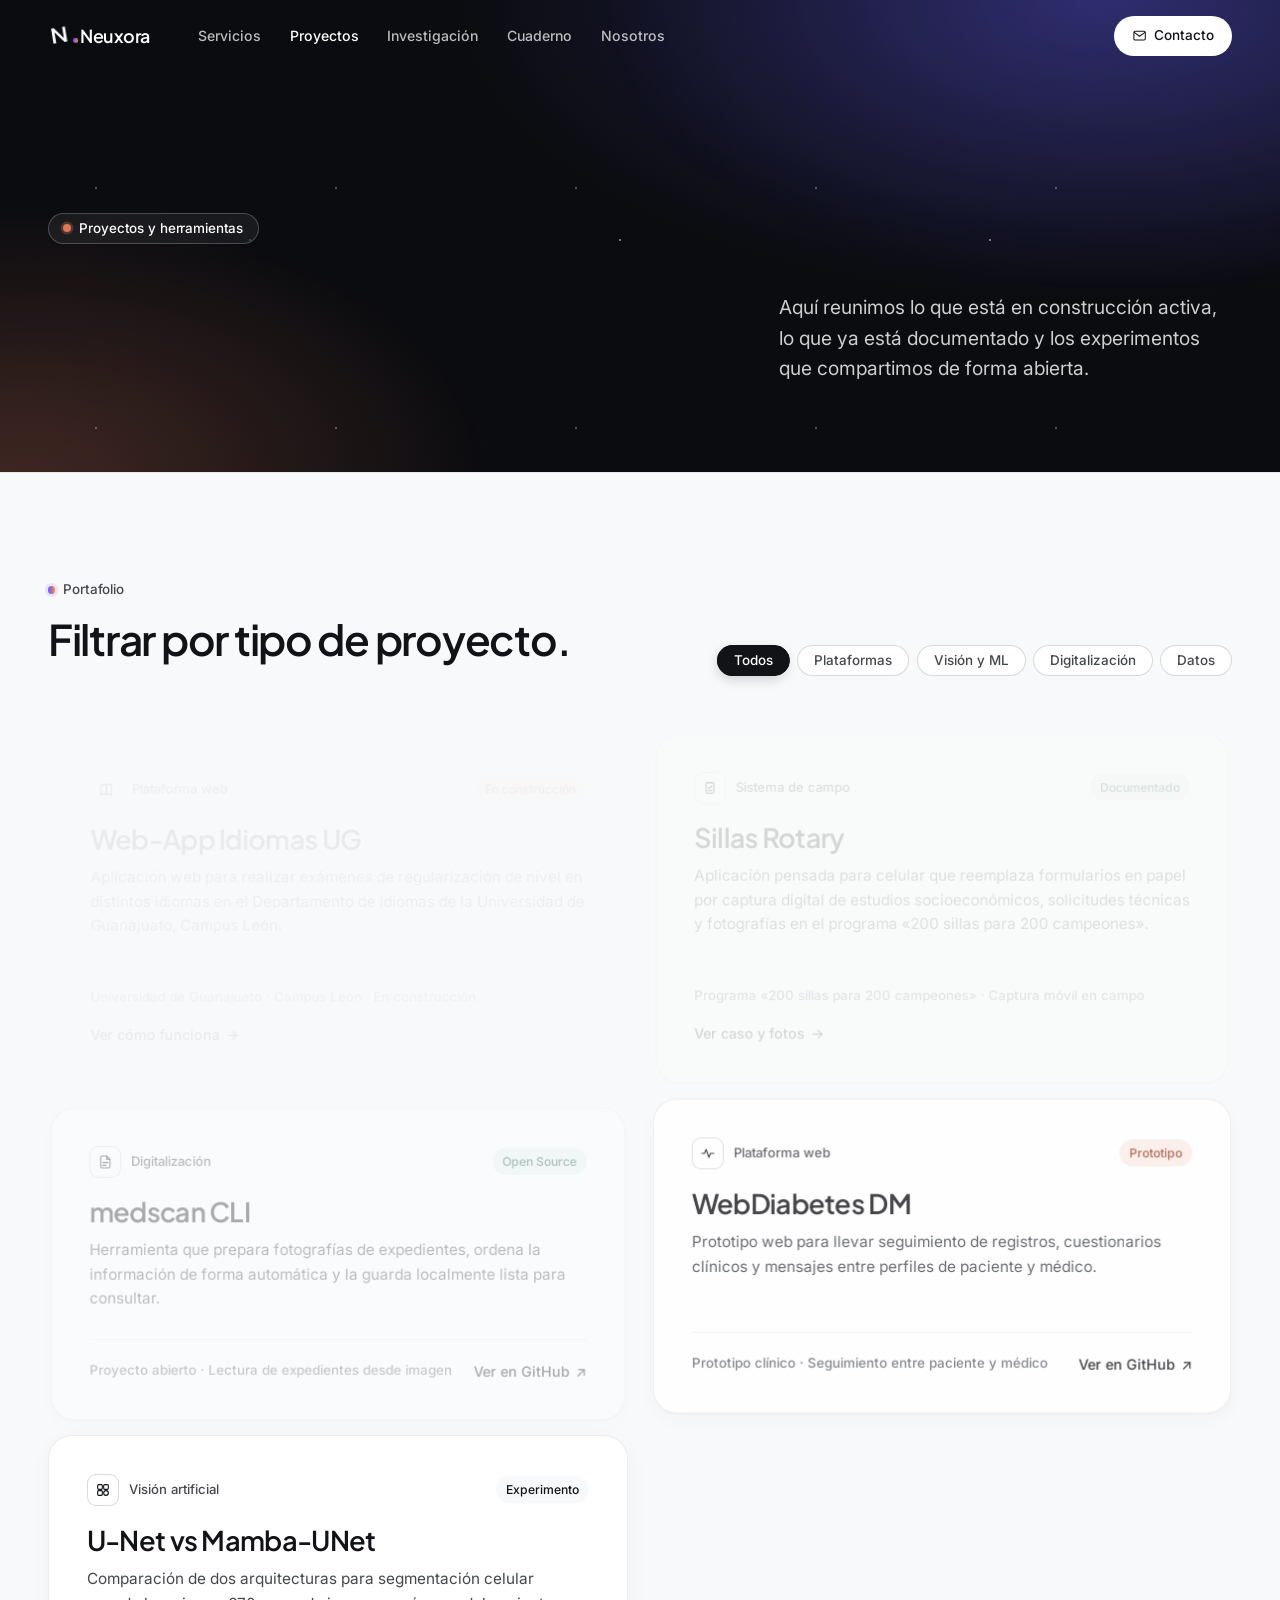
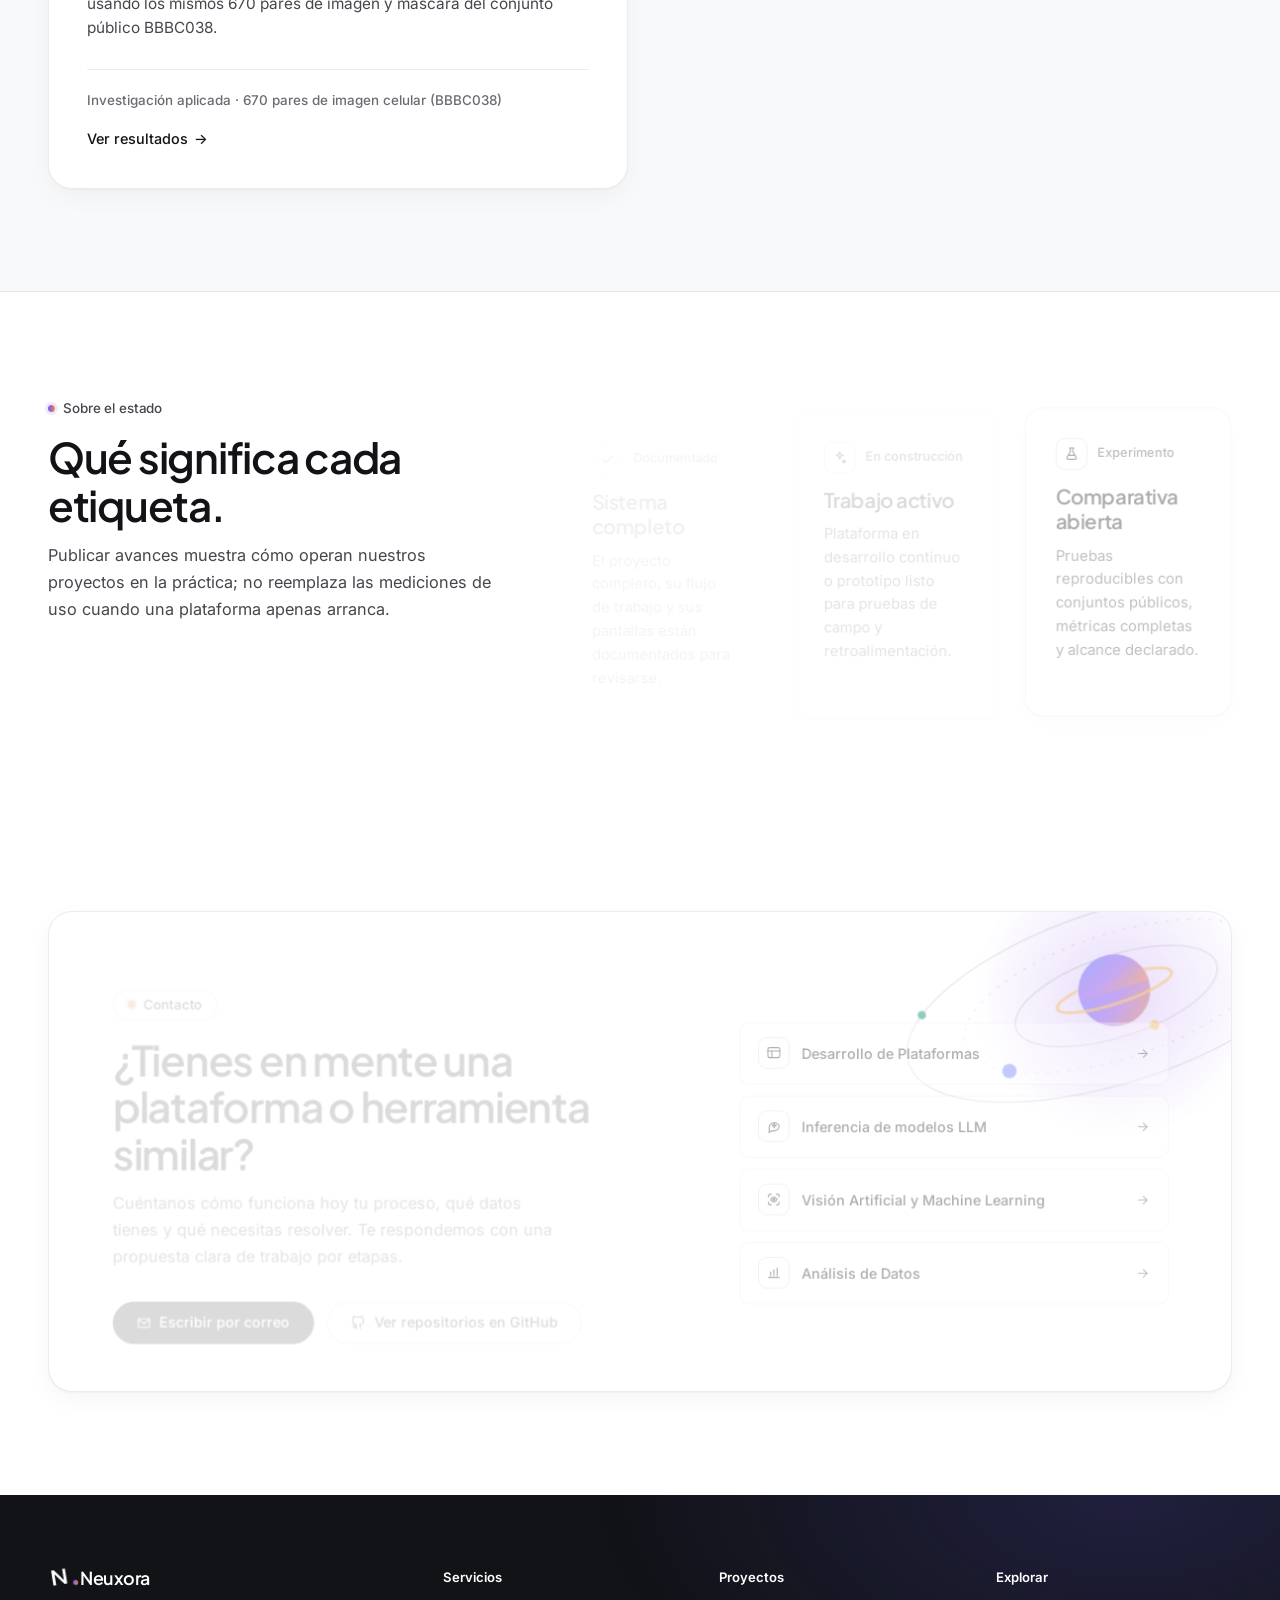
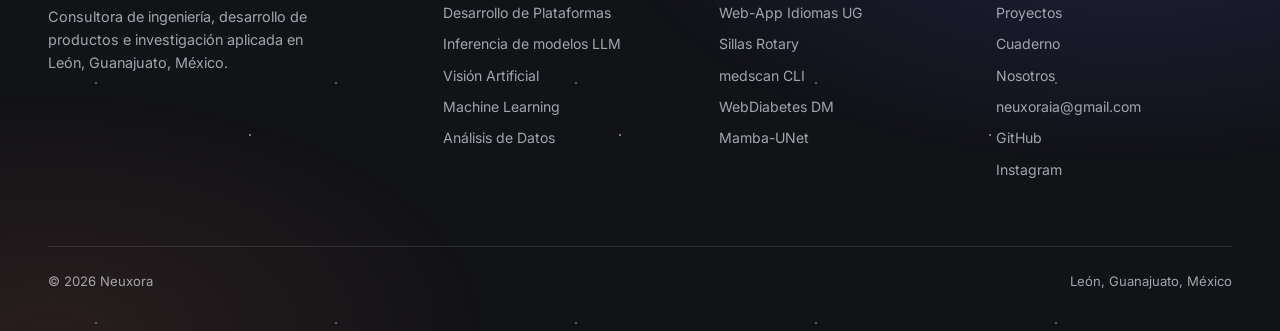
<file: areas.html>
<!doctype html>
<html lang="es-MX">
<head>
  <meta charset="utf-8">
  <meta name="viewport" content="width=device-width, initial-scale=1">
  <title>Proyectos | Neuxora</title>
  <meta name="description" content="Redirección al catálogo actualizado de proyectos de Neuxora.">
  <meta name="theme-color" content="#ffffff">
  <meta name="robots" content="noindex, follow">
  <link rel="canonical" href="https://neuxoraai.github.io/.github.io/areas.html">
  <meta property="og:site_name" content="Neuxora">
  <meta property="og:title" content="Proyectos | Neuxora">
  <meta property="og:description" content="Redirección al catálogo actualizado de proyectos de Neuxora.">
  <meta property="og:type" content="website">
  <meta property="og:url" content="https://neuxoraai.github.io/.github.io/areas.html">
  <meta property="og:image" content="https://neuxoraai.github.io/.github.io/assets/og-image.svg">
  <meta property="og:locale" content="es_MX">
  <meta name="twitter:card" content="summary_large_image">
  <meta name="twitter:title" content="Proyectos | Neuxora">
  <meta name="twitter:description" content="Redirección al catálogo actualizado de proyectos de Neuxora.">
  <meta name="twitter:image" content="https://neuxoraai.github.io/.github.io/assets/og-image.svg">
  <link rel="icon" href="assets/logo-n.svg" type="image/svg+xml">
  <link rel="preconnect" href="https://fonts.googleapis.com">
  <link rel="preconnect" href="https://fonts.gstatic.com" crossorigin>
  <link href="https://fonts.googleapis.com/css2?family=Inter:wght@400;500;600&amp;family=JetBrains+Mono:wght@400;500&amp;family=Plus+Jakarta+Sans:wght@500;600;700&amp;display=swap" rel="stylesheet">
  <link rel="stylesheet" href="assets/neuxora.css">
  <script type="application/ld+json">
{
  "@context": "https://schema.org",
  "@type": "ProfessionalService",
  "name": "Neuxora",
  "url": "https://neuxoraai.github.io/.github.io/",
  "description": "Consultora mexicana de ingeniería y desarrollo de software: plataformas web, inferencia de modelos LLM, visión artificial, machine learning y análisis de datos.",
  "email": "neuxoraia@gmail.com",
  "address": {
    "@type": "PostalAddress",
    "addressLocality": "León",
    "addressRegion": "Guanajuato",
    "addressCountry": "MX"
  },
  "sameAs": [
    "https://github.com/NeuxoraAI",
    "https://www.instagram.com/neuxora_ia/"
  ]
}
  </script>
  <meta http-equiv="refresh" content="0; url=proyectos.html">
  <script defer src="assets/nav.js"></script>
</head>
<body>
  <a class="skip-link" href="#main">Saltar al contenido</a>
  <nav id="nav" aria-label="Navegación principal">
    <div class="nav-inner">
      <a class="brand-mark" href="index.html" aria-label="Neuxora, inicio">
        <svg viewBox="0 0 40 40" aria-hidden="true"><path fill="currentColor" d="M7 6h5.2l15.6 20.6V6H33v28h-5.2L12.2 13.4V34H7z"/></svg>
        <span class="brand-wordmark">Neuxora</span>
      </a>
      <div class="nav-links">
        <a class="nav-link" href="index.html#servicios">Servicios</a><a class="nav-link" href="proyectos.html" aria-current="page">Proyectos</a><a class="nav-link" href="investigacion.html">Investigación</a><a class="nav-link" href="noticias.html">Cuaderno</a><a class="nav-link" href="neuxora.html">Nosotros</a>
        <a class="nav-cta" href="mailto:neuxoraia@gmail.com?subject=Contacto%20Neuxora"><svg class="ui-icon ui-icon--sm" viewBox="0 0 24 24" fill="none" stroke="currentColor" stroke-width="1.65" stroke-linecap="round" stroke-linejoin="round" aria-hidden="true"><rect x="3" y="5" width="18" height="14" rx="2"/><path d="m3.5 7 8.5 6 8.5-6"/></svg><span>Contacto</span></a>
      </div>
      <button class="nav-toggle" type="button" aria-label="Abrir menú" aria-expanded="false" aria-controls="mobile-menu">
        <span class="nav-toggle-bars" aria-hidden="true"><span></span><span></span></span>
      </button>
    </div>
  </nav>
  <aside class="mobile-menu" id="mobile-menu" aria-hidden="true" aria-label="Menú móvil">
    <nav class="mobile-menu-list">
      <a class="mobile-menu-link" href="index.html#servicios">Servicios</a><a class="mobile-menu-link" href="proyectos.html" aria-current="page">Proyectos</a><a class="mobile-menu-link" href="investigacion.html">Investigación</a><a class="mobile-menu-link" href="noticias.html">Cuaderno</a><a class="mobile-menu-link" href="neuxora.html">Nosotros</a>
      <a class="mobile-menu-link" href="mailto:neuxoraia@gmail.com?subject=Contacto%20Neuxora">Contacto</a>
    </nav>
    <div class="mobile-menu-meta">
      <span class="meta-line"><svg class="ui-icon ui-icon--sm" viewBox="0 0 24 24" fill="none" stroke="currentColor" stroke-width="1.65" stroke-linecap="round" stroke-linejoin="round" aria-hidden="true"><path d="M12 21s-6-5.3-6-10a6 6 0 1 1 12 0c0 4.7-6 10-6 10z"/><circle cx="12" cy="11" r="2"/></svg><span>León, Guanajuato, México</span></span>
      <span class="meta-line"><svg class="ui-icon ui-icon--sm" viewBox="0 0 24 24" fill="none" stroke="currentColor" stroke-width="1.65" stroke-linecap="round" stroke-linejoin="round" aria-hidden="true"><rect x="3" y="5" width="18" height="14" rx="2"/><path d="m3.5 7 8.5 6 8.5-6"/></svg><span>neuxoraia@gmail.com</span></span>
    </div>
  </aside>

  <main id="main">
    <section class="hero hero--dark">
      <canvas class="hero-canvas" data-antigravity-canvas aria-hidden="true"></canvas>
      <div class="container narrow">
        <span class="hero-kicker">Ruta actualizada</span>
        <h1 class="page-title">Ahora organizamos el catálogo por sistemas y líneas técnicas.</h1>
        <p class="hero-lede" style="margin-top:1.5rem">Si tu navegador no redirige automáticamente, <a class="text-link internal" href="proyectos.html">abre el índice de proyectos</a> o revisa <a class="text-link internal" href="index.html#servicios">nuestras 5 líneas de ingeniería</a>.</p>
      </div>
    </section>
  </main>

  <footer class="footer">
    <div class="container">
      <div class="footer-grid">
        <div>
          <a class="brand-mark" href="index.html">
            <svg viewBox="0 0 40 40" aria-hidden="true"><path fill="currentColor" d="M7 6h5.2l15.6 20.6V6H33v28h-5.2L12.2 13.4V34H7z"/></svg>
            <span class="brand-wordmark">Neuxora</span>
          </a>
          <p class="footer-tagline">Consultora de ingeniería, desarrollo de productos e investigación aplicada en León, Guanajuato, México.</p>
        </div>
        <div>
          <span class="footer-label">Servicios</span>
          <a class="footer-link" href="index.html#servicios">Desarrollo de Plataformas</a>
          <a class="footer-link" href="index.html#servicios">Inferencia de modelos LLM</a>
          <a class="footer-link" href="index.html#servicios">Visión Artificial</a>
          <a class="footer-link" href="index.html#servicios">Machine Learning</a>
          <a class="footer-link" href="index.html#servicios">Análisis de Datos</a>
        </div>
        <div>
          <span class="footer-label">Proyectos</span>
          <a class="footer-link" href="proyecto-idiomas-ug.html">Web-App Idiomas UG</a>
          <a class="footer-link" href="proyecto-sillas-rotary.html">Sillas Rotary</a>
          <a class="footer-link" href="proyectos.html#medscan">medscan CLI</a>
          <a class="footer-link" href="proyectos.html#webdiabetes">WebDiabetes DM</a>
          <a class="footer-link" href="investigacion.html#mamba">Mamba-UNet</a>
        </div>
        <div>
          <span class="footer-label">Explorar</span>
          <a class="footer-link" href="proyectos.html">Proyectos</a>
          <a class="footer-link" href="noticias.html">Cuaderno</a>
          <a class="footer-link" href="neuxora.html">Nosotros</a>
          <a class="footer-link" href="mailto:neuxoraia@gmail.com">neuxoraia@gmail.com</a>
          <a class="footer-link" href="https://github.com/NeuxoraAI" target="_blank" rel="noopener noreferrer">GitHub</a>
          <a class="footer-link" href="https://www.instagram.com/neuxora_ia/" target="_blank" rel="noopener noreferrer">Instagram</a>
        </div>
      </div>
      <div class="footer-bottom">
        <span>© <span id="year">2026</span> Neuxora</span>
        <span>León, Guanajuato, México</span>
      </div>
    </div>
  </footer>
  <dialog class="modal" id="contact-dialog" aria-labelledby="contact-dialog-title">
    <form method="dialog"><button class="modal-close" aria-label="Cerrar"><svg class="ui-icon" viewBox="0 0 24 24" fill="none" stroke="currentColor" stroke-width="1.65" stroke-linecap="round" stroke-linejoin="round" aria-hidden="true"><path d="M6 6l12 12"/><path d="M18 6L6 18"/></svg></button></form>
    <span class="eyebrow"><span class="kicker-dot" aria-hidden="true"></span>Contacto</span>
    <h2 class="modal-title" id="contact-dialog-title">Platiquemos sobre tu proyecto.</h2>
    <p class="modal-copy">Cuéntanos qué necesitas resolver y te respondemos con una propuesta clara de trabajo por etapas.</p>
    <div class="modal-actions">
      <a class="btn btn-primary" data-contact-mail href="mailto:neuxoraia@gmail.com"><svg class="ui-icon ui-icon--sm" viewBox="0 0 24 24" fill="none" stroke="currentColor" stroke-width="1.65" stroke-linecap="round" stroke-linejoin="round" aria-hidden="true"><rect x="3" y="5" width="18" height="14" rx="2"/><path d="m3.5 7 8.5 6 8.5-6"/></svg><span>Escribir por correo</span></a>
      <button type="button" class="btn btn-secondary" data-copy="neuxoraia@gmail.com"><span data-copy-label>Copiar neuxoraia@gmail.com</span></button>
    </div>
    <div class="modal-links">
      <a class="text-link" href="https://github.com/NeuxoraAI" target="_blank" rel="noopener noreferrer">GitHub</a>
      <a class="text-link" href="https://www.instagram.com/neuxora_ia/" target="_blank" rel="noopener noreferrer">Instagram</a>
      <span class="modal-meta">León, Guanajuato, México</span>
    </div>
  </dialog>
  <dialog class="modal modal--media" id="lightbox" aria-label="Foto ampliada">
    <form method="dialog"><button class="modal-close" aria-label="Cerrar"><svg class="ui-icon" viewBox="0 0 24 24" fill="none" stroke="currentColor" stroke-width="1.65" stroke-linecap="round" stroke-linejoin="round" aria-hidden="true"><path d="M6 6l12 12"/><path d="M18 6L6 18"/></svg></button></form>
    <img data-lightbox-img src="assets/logo-n.svg" alt="">
    <p class="modal-caption" data-lightbox-caption></p>
  </dialog>
  <a class="to-top" href="#main" aria-label="Volver arriba"><svg class="ui-icon" viewBox="0 0 24 24" fill="none" stroke="currentColor" stroke-width="1.65" stroke-linecap="round" stroke-linejoin="round" aria-hidden="true"><path d="M12 19V5"/><path d="M6 11l6-6 6 6"/></svg></a>
</body>
</html>
</file>
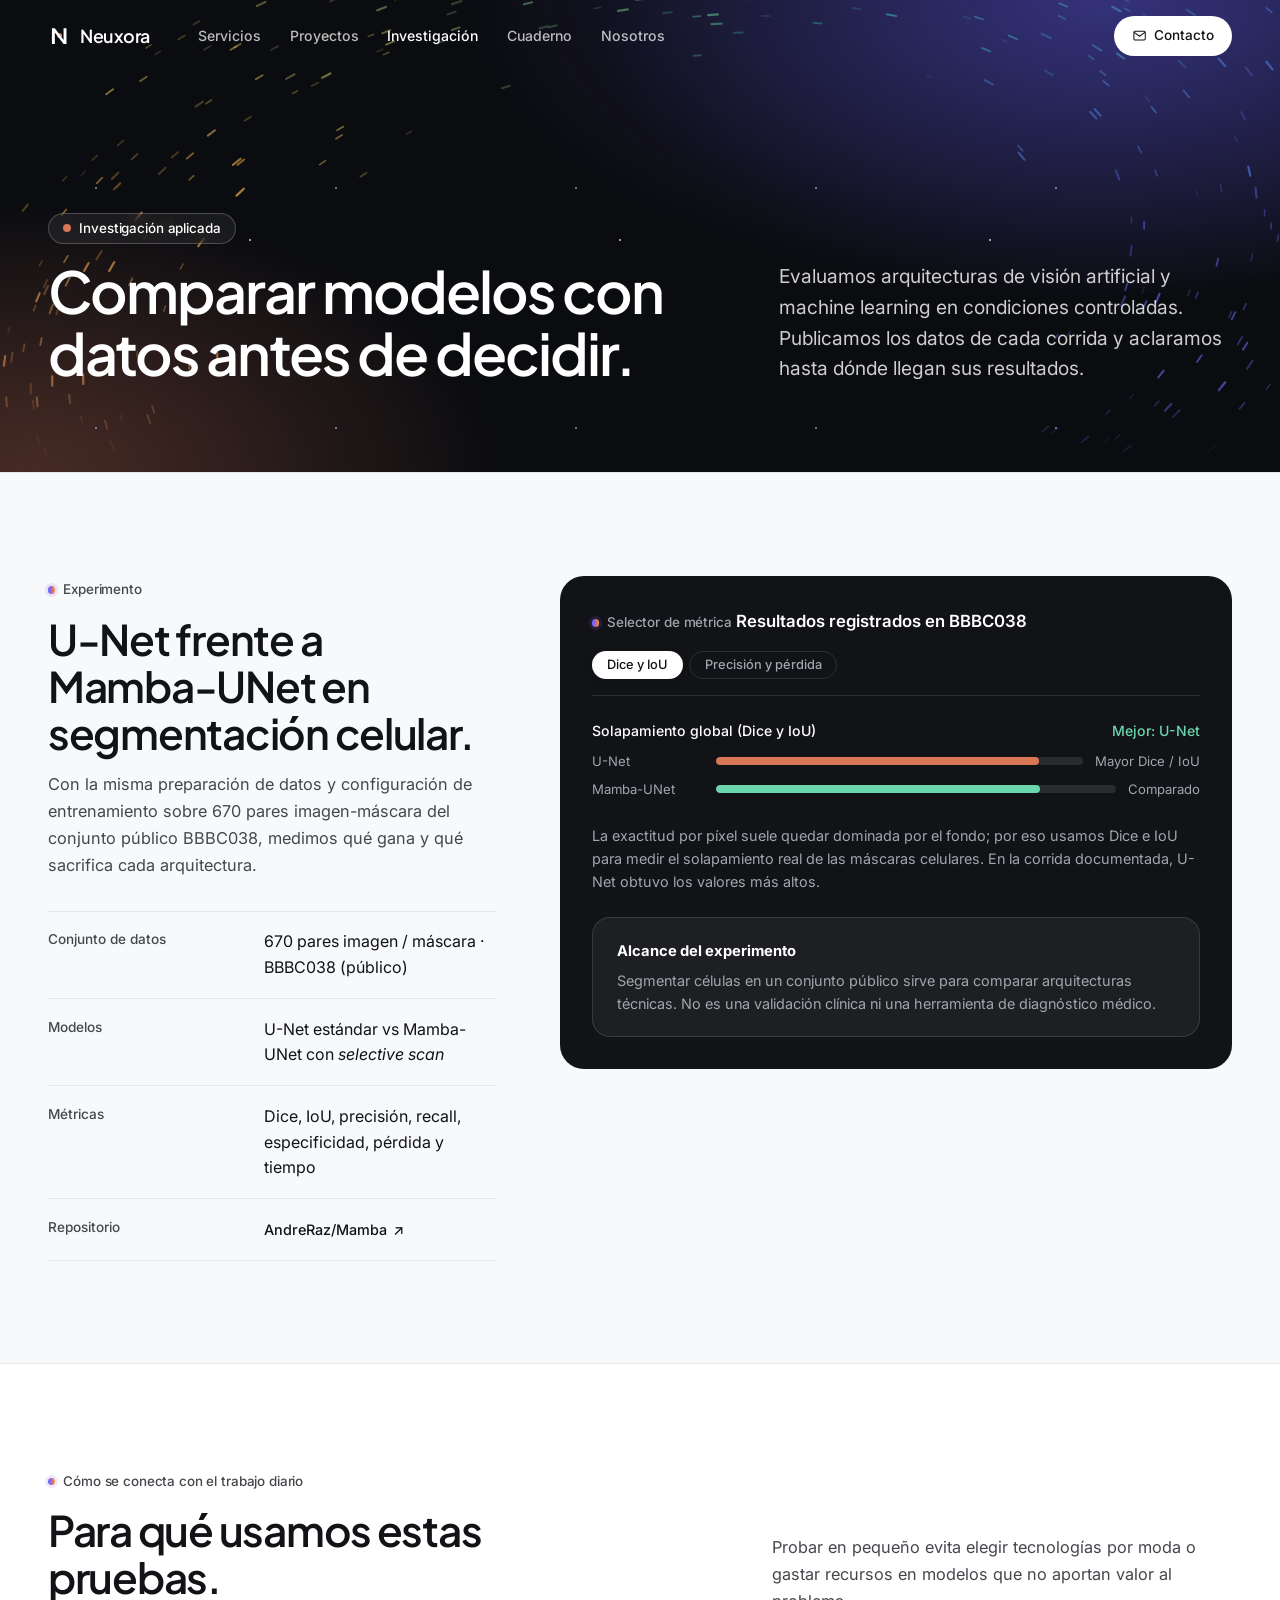
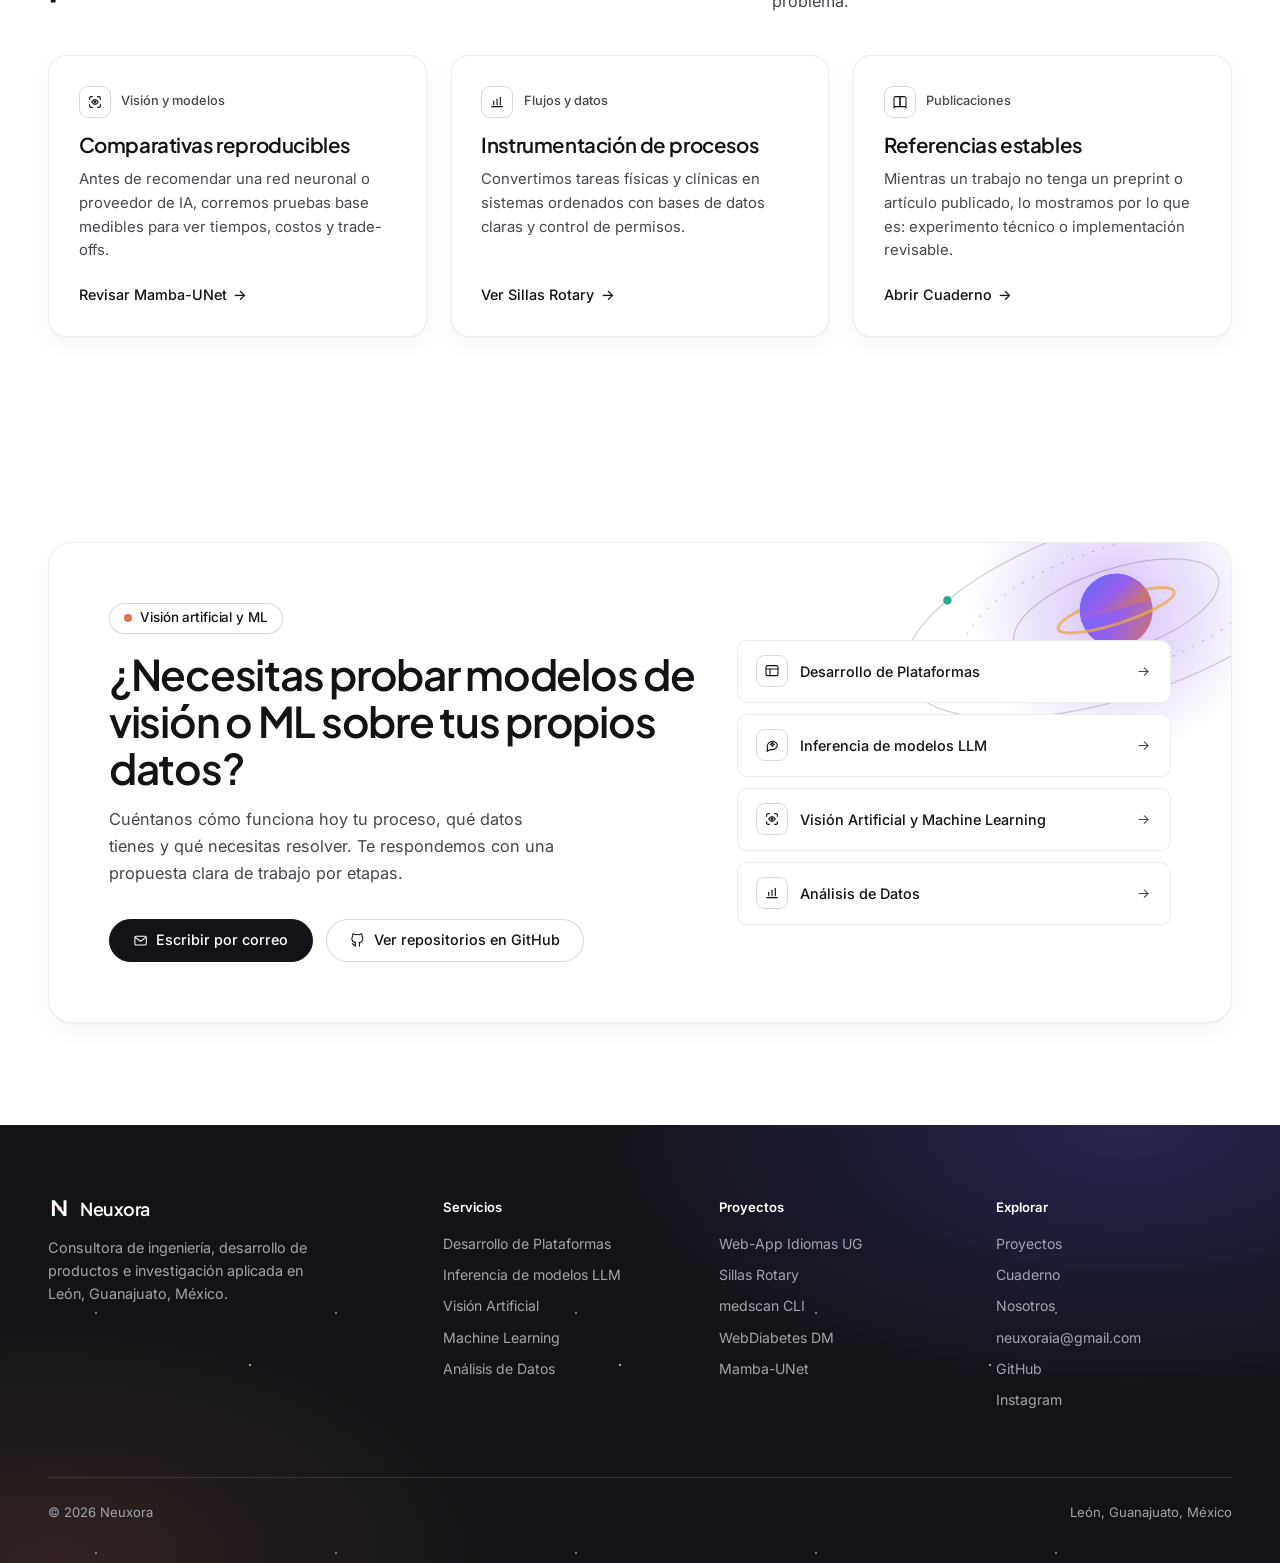
<file: investigacion.html>
<!doctype html>
<html lang="es-MX">
<head>
  <meta charset="utf-8">
  <meta name="viewport" content="width=device-width, initial-scale=1">
  <title>Investigación Aplicada | Neuxora</title>
  <meta name="description" content="Comparativas experimentales en visión artificial y machine learning, incluyendo U-Net vs Mamba-UNet sobre BBBC038.">
  <meta name="theme-color" content="#ffffff">
  <meta name="robots" content="index, follow">
  <link rel="canonical" href="https://neuxoraai.github.io/.github.io/investigacion.html">
  <meta property="og:site_name" content="Neuxora">
  <meta property="og:title" content="Investigación Aplicada | Neuxora">
  <meta property="og:description" content="Comparativas experimentales en visión artificial y machine learning, incluyendo U-Net vs Mamba-UNet sobre BBBC038.">
  <meta property="og:type" content="website">
  <meta property="og:url" content="https://neuxoraai.github.io/.github.io/investigacion.html">
  <meta property="og:image" content="https://neuxoraai.github.io/.github.io/assets/og-image.svg">
  <meta property="og:locale" content="es_MX">
  <meta name="twitter:card" content="summary_large_image">
  <meta name="twitter:title" content="Investigación Aplicada | Neuxora">
  <meta name="twitter:description" content="Comparativas experimentales en visión artificial y machine learning, incluyendo U-Net vs Mamba-UNet sobre BBBC038.">
  <meta name="twitter:image" content="https://neuxoraai.github.io/.github.io/assets/og-image.svg">
  <link rel="icon" href="assets/logo-n.svg" type="image/svg+xml">
  <link rel="preconnect" href="https://fonts.googleapis.com">
  <link rel="preconnect" href="https://fonts.gstatic.com" crossorigin>
  <link href="https://fonts.googleapis.com/css2?family=Inter:wght@400;500;600&amp;family=JetBrains+Mono:wght@400;500&amp;family=Plus+Jakarta+Sans:wght@500;600;700&amp;display=swap" rel="stylesheet">
  <link rel="stylesheet" href="assets/neuxora.css">
  <script type="application/ld+json">
{
  "@context": "https://schema.org",
  "@type": "ProfessionalService",
  "name": "Neuxora",
  "url": "https://neuxoraai.github.io/.github.io/",
  "description": "Consultora mexicana de ingeniería y desarrollo de software: plataformas web, inferencia de modelos LLM, visión artificial, machine learning y análisis de datos.",
  "email": "neuxoraia@gmail.com",
  "address": {
    "@type": "PostalAddress",
    "addressLocality": "León",
    "addressRegion": "Guanajuato",
    "addressCountry": "MX"
  },
  "sameAs": [
    "https://github.com/NeuxoraAI",
    "https://www.instagram.com/neuxora_ia/"
  ]
}
  </script>
  <script defer src="assets/nav.js"></script>
</head>
<body>
  <a class="skip-link" href="#main">Saltar al contenido</a>
  <nav id="nav" aria-label="Navegación principal">
    <div class="nav-inner">
      <a class="brand-mark" href="index.html" aria-label="Neuxora, inicio">
        <svg viewBox="0 0 40 40" aria-hidden="true"><path fill="currentColor" d="M7 6h5.2l15.6 20.6V6H33v28h-5.2L12.2 13.4V34H7z"/></svg>
        <span class="brand-wordmark">Neuxora</span>
      </a>
      <div class="nav-links">
        <a class="nav-link" href="index.html#servicios">Servicios</a><a class="nav-link" href="proyectos.html">Proyectos</a><a class="nav-link" href="investigacion.html" aria-current="page">Investigación</a><a class="nav-link" href="noticias.html">Cuaderno</a><a class="nav-link" href="neuxora.html">Nosotros</a>
        <a class="nav-cta" href="mailto:neuxoraia@gmail.com?subject=Contacto%20Neuxora"><svg class="ui-icon ui-icon--sm" viewBox="0 0 24 24" fill="none" stroke="currentColor" stroke-width="1.65" stroke-linecap="round" stroke-linejoin="round" aria-hidden="true"><rect x="3" y="5" width="18" height="14" rx="2"/><path d="m3.5 7 8.5 6 8.5-6"/></svg><span>Contacto</span></a>
      </div>
      <button class="nav-toggle" type="button" aria-label="Abrir menú" aria-expanded="false" aria-controls="mobile-menu">
        <span class="nav-toggle-bars" aria-hidden="true"><span></span><span></span></span>
      </button>
    </div>
  </nav>
  <aside class="mobile-menu" id="mobile-menu" aria-hidden="true" aria-label="Menú móvil">
    <nav class="mobile-menu-list">
      <a class="mobile-menu-link" href="index.html#servicios">Servicios</a><a class="mobile-menu-link" href="proyectos.html">Proyectos</a><a class="mobile-menu-link" href="investigacion.html" aria-current="page">Investigación</a><a class="mobile-menu-link" href="noticias.html">Cuaderno</a><a class="mobile-menu-link" href="neuxora.html">Nosotros</a>
      <a class="mobile-menu-link" href="mailto:neuxoraia@gmail.com?subject=Contacto%20Neuxora">Contacto</a>
    </nav>
    <div class="mobile-menu-meta">
      <span class="meta-line"><svg class="ui-icon ui-icon--sm" viewBox="0 0 24 24" fill="none" stroke="currentColor" stroke-width="1.65" stroke-linecap="round" stroke-linejoin="round" aria-hidden="true"><path d="M12 21s-6-5.3-6-10a6 6 0 1 1 12 0c0 4.7-6 10-6 10z"/><circle cx="12" cy="11" r="2"/></svg><span>León, Guanajuato, México</span></span>
      <span class="meta-line"><svg class="ui-icon ui-icon--sm" viewBox="0 0 24 24" fill="none" stroke="currentColor" stroke-width="1.65" stroke-linecap="round" stroke-linejoin="round" aria-hidden="true"><rect x="3" y="5" width="18" height="14" rx="2"/><path d="m3.5 7 8.5 6 8.5-6"/></svg><span>neuxoraia@gmail.com</span></span>
    </div>
  </aside>

  <main id="main">
    <header class="hero hero--dark">
      <canvas class="hero-canvas" data-antigravity-canvas aria-hidden="true"></canvas>
      <div class="container hero-header-split">
        <div>
          <span class="hero-kicker"><span class="kicker-dot" aria-hidden="true"></span>Investigación aplicada</span>
          <h1 class="page-title">Comparar modelos con datos antes de decidir.</h1>
        </div>
        <p class="hero-lede">Evaluamos arquitecturas de visión artificial y machine learning en condiciones controladas. Publicamos los datos de cada corrida y aclaramos hasta dónde llegan sus resultados.</p>
      </div>
    </header>

    <section class="section section-subtle" id="mamba" aria-labelledby="mamba-heading">
      <div class="container split-grid">
        <div>
          <span class="eyebrow">Experimento</span>
          <h2 class="section-title" id="mamba-heading">U-Net frente a Mamba-UNet en segmentación celular.</h2>
          <p class="section-intro">Con la misma preparación de datos y configuración de entrenamiento sobre 670 pares imagen-máscara del conjunto público BBBC038, medimos qué gana y qué sacrifica cada arquitectura.</p>
          <dl class="spec-list" style="margin-top:2rem">
            <div class="spec-row"><dt>Conjunto de datos</dt><dd>670 pares imagen / máscara · BBBC038 (público)</dd></div>
            <div class="spec-row"><dt>Modelos</dt><dd>U-Net estándar vs Mamba-UNet con <em>selective scan</em></dd></div>
            <div class="spec-row"><dt>Métricas</dt><dd>Dice, IoU, precisión, recall, especificidad, pérdida y tiempo</dd></div>
            <div class="spec-row"><dt>Repositorio</dt><dd><a class="text-link" href="https://github.com/AndreRaz/Mamba" target="_blank" rel="noopener noreferrer">AndreRaz/Mamba</a></dd></div>
          </dl>
        </div>

        <div class="benchmark-box reveal">
          <div class="benchmark-controls">
            <div>
              <span class="eyebrow" style="margin-bottom:0.2rem;color:var(--ink-on-dark-muted)">Selector de métrica</span>
              <strong style="font-size:1.05rem;font-weight:600">Resultados registrados en BBBC038</strong>
            </div>
            <div class="metric-tabs" role="tablist" aria-label="Criterios de comparación" data-sliding-tabs>
              <button type="button" class="metric-tab" role="tab" id="met-tab-overlap" aria-selected="true" aria-controls="met-panel-overlap" data-metric-tab="overlap">Dice y IoU</button>
              <button type="button" class="metric-tab" role="tab" id="met-tab-tradeoff" aria-selected="false" aria-controls="met-panel-tradeoff" data-metric-tab="tradeoff">Precisión y pérdida</button>
            </div>
          </div>

          <div role="tabpanel" id="met-panel-overlap" aria-labelledby="met-tab-overlap" data-metric-panel="overlap">
            <div class="metric-rows">
              <div>
                <div class="metric-item-head">
                  <span>Solapamiento global (Dice y IoU)</span>
                  <span class="metric-winner">Mejor: U-Net</span>
                </div>
                <div class="metric-bars">
                  <div class="metric-bar-row">
                    <span>U-Net</span>
                    <div class="metric-track"><div class="metric-fill metric-fill--unet" style="width:88%"></div></div>
                    <span>Mayor Dice / IoU</span>
                  </div>
                  <div class="metric-bar-row">
                    <span>Mamba-UNet</span>
                    <div class="metric-track"><div class="metric-fill metric-fill--mamba" style="width:81%"></div></div>
                    <span>Comparado</span>
                  </div>
                </div>
              </div>
              <p class="muted-copy" style="color:var(--ink-on-dark-muted);font-size:0.9rem;margin-top:0.5rem">La exactitud por píxel suele quedar dominada por el fondo; por eso usamos Dice e IoU para medir el solapamiento real de las máscaras celulares. En la corrida documentada, U-Net obtuvo los valores más altos.</p>
            </div>
          </div>

          <div role="tabpanel" id="met-panel-tradeoff" aria-labelledby="met-tab-tradeoff" data-metric-panel="tradeoff" hidden>
            <div class="metric-rows">
              <div>
                <div class="metric-item-head">
                  <span>Pérdida de validación, precisión y especificidad</span>
                  <span class="metric-tradeoff">Mejor: Mamba-UNet</span>
                </div>
                <div class="metric-bars">
                  <div class="metric-bar-row">
                    <span>Mamba-UNet</span>
                    <div class="metric-track"><div class="metric-fill metric-fill--mamba" style="width:90%"></div></div>
                    <span>Menor val. loss</span>
                  </div>
                  <div class="metric-bar-row">
                    <span>U-Net</span>
                    <div class="metric-track"><div class="metric-fill metric-fill--unet" style="width:82%"></div></div>
                    <span>Referencia</span>
                  </div>
                </div>
              </div>
              <p class="muted-copy" style="color:var(--ink-on-dark-muted);font-size:0.9rem;margin-top:0.5rem">Mamba-UNet tuvo menor pérdida de validación y mejor precisión y especificidad. Estos resultados aplican a estas corridas y no demuestran que una arquitectura gane en cualquier problema.</p>
            </div>
          </div>

          <div class="callout" style="margin-top:1.5rem">
            <strong>Alcance del experimento</strong>
            <p>Segmentar células en un conjunto público sirve para comparar arquitecturas técnicas. No es una validación clínica ni una herramienta de diagnóstico médico.</p>
          </div>
        </div>
      </div>
    </section>

    <section class="section" id="estados" aria-labelledby="lineas-rd">
      <div class="container">
        <div class="section-header-row">
          <div>
            <span class="eyebrow">Cómo se conecta con el trabajo diario</span>
            <h2 class="section-title" id="lineas-rd">Para qué usamos estas pruebas.</h2>
          </div>
          <p class="section-intro">Probar en pequeño evita elegir tecnologías por moda o gastar recursos en modelos que no aportan valor al problema.</p>
        </div>
        <div class="grid-3 reveal">
          <article class="card-panel" data-spotlight-card>
            <div>
              <div class="card-panel-head">
                <span class="icon-badge icon-badge--sm"><svg class="ui-icon" viewBox="0 0 24 24" fill="none" stroke="currentColor" stroke-width="1.65" stroke-linecap="round" stroke-linejoin="round" aria-hidden="true"><path d="M4 8V6a2 2 0 0 1 2-2h2"/><path d="M16 4h2a2 2 0 0 1 2 2v2"/><path d="M20 16v2a2 2 0 0 1-2 2h-2"/><path d="M8 20H6a2 2 0 0 1-2-2v-2"/><path d="M7 12s2.2-3.5 5-3.5 5 3.5 5 3.5-2.2 3.5-5 3.5-5-3.5-5-3.5Z"/><circle cx="12" cy="12" r="1.4"/></svg></span>
                <span class="card-category">Visión y modelos</span>
              </div>
              <h3>Comparativas reproducibles</h3>
              <p>Antes de recomendar una red neuronal o proveedor de IA, corremos pruebas base medibles para ver tiempos, costos y trade-offs.</p>
            </div>
            <a class="text-link internal" href="#mamba">Revisar Mamba-UNet</a>
          </article>
          <article class="card-panel" data-spotlight-card>
            <div>
              <div class="card-panel-head">
                <span class="icon-badge icon-badge--sm"><svg class="ui-icon" viewBox="0 0 24 24" fill="none" stroke="currentColor" stroke-width="1.65" stroke-linecap="round" stroke-linejoin="round" aria-hidden="true"><path d="M4 19h16"/><path d="M7 16v-5"/><path d="M12 16V8"/><path d="M17 16V5"/></svg></span>
                <span class="card-category">Flujos y datos</span>
              </div>
              <h3>Instrumentación de procesos</h3>
              <p>Convertimos tareas físicas y clínicas en sistemas ordenados con bases de datos claras y control de permisos.</p>
            </div>
            <a class="text-link internal" href="proyecto-sillas-rotary.html">Ver Sillas Rotary</a>
          </article>
          <article class="card-panel" data-spotlight-card>
            <div>
              <div class="card-panel-head">
                <span class="icon-badge icon-badge--sm"><svg class="ui-icon" viewBox="0 0 24 24" fill="none" stroke="currentColor" stroke-width="1.65" stroke-linecap="round" stroke-linejoin="round" aria-hidden="true"><path d="M3 6.5A2.5 2.5 0 0 1 5.5 4H12v15H5.5A2.5 2.5 0 0 0 3 21z"/><path d="M21 6.5A2.5 2.5 0 0 0 18.5 4H12v15h6.5A2.5 2.5 0 0 1 21 21z"/></svg></span>
                <span class="card-category">Publicaciones</span>
              </div>
              <h3>Referencias estables</h3>
              <p>Mientras un trabajo no tenga un preprint o artículo publicado, lo mostramos por lo que es: experimento técnico o implementación revisable.</p>
            </div>
            <a class="text-link internal" href="noticias.html">Abrir Cuaderno</a>
          </article>
        </div>
      </div>
    </section>

    <section class="section" aria-labelledby="cta-conversion">
      <div class="container">
        <div class="cta-panel reveal" data-spotlight-card>
          <svg class="orbit-art" viewBox="-200 -200 400 400" aria-hidden="true" focusable="false"><defs><linearGradient id="orbit-cta-planet" x1="0" y1="0" x2="1" y2="1"><stop offset="0" stop-color="#5b6cff"/><stop offset="0.55" stop-color="#965feb"/><stop offset="1" stop-color="#d97757"/></linearGradient><radialGradient id="orbit-cta-glow"><stop offset="0" stop-color="#965feb" stop-opacity="0.4"/><stop offset="1" stop-color="#965feb" stop-opacity="0"/></radialGradient></defs><circle r="120" fill="url(#orbit-cta-glow)"/><g transform="rotate(-18)"><ellipse rx="88" ry="34" fill="none" stroke="currentColor" stroke-opacity="0.2" stroke-dasharray="none"/><circle r="4" fill="#e8a84a"><animateMotion dur="16s" begin="-3s" repeatCount="indefinite" path="M88,0 A88,34 0 1,1 -88,0 A88,34 0 1,1 88,0"/></circle><ellipse rx="132" ry="52" fill="none" stroke="currentColor" stroke-opacity="0.2" stroke-dasharray="2 7"/><circle r="6" fill="#5b6cff"><animateMotion dur="26s" begin="-11s" repeatCount="indefinite" path="M132,0 A132,52 0 1,1 -132,0 A132,52 0 1,1 132,0"/></circle><ellipse rx="182" ry="72" fill="none" stroke="currentColor" stroke-opacity="0.2" stroke-dasharray="none"/><circle r="3.5" fill="#2fa58c"><animateMotion dur="40s" begin="-22s" repeatCount="indefinite" path="M182,0 A182,72 0 1,1 -182,0 A182,72 0 1,1 182,0"/></circle><g class="orbit-planet"><circle r="30" fill="url(#orbit-cta-planet)"/><ellipse rx="50" ry="11" fill="none" stroke="#e8a84a" stroke-opacity="0.75" stroke-width="2.5"/><path d="M-30,0 A30,30 0 0,1 30,0 Z" fill="url(#orbit-cta-planet)"/></g></g></svg>
          <div>
            <span class="eyebrow"><span class="kicker-dot" aria-hidden="true"></span>Visión artificial y ML</span>
            <h2 class="section-title" id="cta-conversion">¿Necesitas probar modelos de visión o ML sobre tus propios datos?</h2>
            <p class="section-intro">Cuéntanos cómo funciona hoy tu proceso, qué datos tienes y qué necesitas resolver. Te respondemos con una propuesta clara de trabajo por etapas.</p>
            <div class="hero-actions">
              <a class="btn btn-primary" href="mailto:neuxoraia@gmail.com?subject=Platicar%20sobre%20un%20proyecto"><svg class="ui-icon ui-icon--sm" viewBox="0 0 24 24" fill="none" stroke="currentColor" stroke-width="1.65" stroke-linecap="round" stroke-linejoin="round" aria-hidden="true"><rect x="3" y="5" width="18" height="14" rx="2"/><path d="m3.5 7 8.5 6 8.5-6"/></svg><span>Escribir por correo</span></a>
              <a class="btn btn-secondary" href="https://github.com/NeuxoraAI" target="_blank" rel="noopener noreferrer"><svg class="ui-icon ui-icon--sm" viewBox="0 0 24 24" fill="none" stroke="currentColor" stroke-width="1.65" stroke-linecap="round" stroke-linejoin="round" aria-hidden="true"><path d="M9 19c-4 1.2-4-2-5.5-2.5"/><path d="M15 21v-3.5a3 3 0 0 0-.9-2.4c3-.3 6.1-1.5 6.1-6.6a5.2 5.2 0 0 0-1.4-3.6 4.8 4.8 0 0 0-.1-3.5s-1.1-.4-3.7 1.4a12.8 12.8 0 0 0-6.8 0C5.6 1 4.5 1.4 4.5 1.4a4.8 4.8 0 0 0-.1 3.5A5.2 5.2 0 0 0 3 8.5c0 5.1 3.1 6.3 6.1 6.6a3 3 0 0 0-.9 2.4V21"/></svg><span>Ver repositorios en GitHub</span></a>
            </div>
          </div>
          <div class="cta-quick-links" aria-label="Consultas por especialidad">
            <a class="cta-option" href="mailto:neuxoraia@gmail.com?subject=Consulta%20-%20Desarrollo%20de%20Plataforma">
              <span class="cta-option-label"><span class="icon-badge icon-badge--sm"><svg class="ui-icon" viewBox="0 0 24 24" fill="none" stroke="currentColor" stroke-width="1.65" stroke-linecap="round" stroke-linejoin="round" aria-hidden="true"><rect x="3" y="4" width="18" height="15" rx="2.5"/><path d="M3 9h18"/><path d="M9 9v10"/></svg></span><span>Desarrollo de Plataformas</span></span>
              <span class="cta-option-arrow" aria-hidden="true"><svg class="ui-icon ui-icon--sm" viewBox="0 0 24 24" fill="none" stroke="currentColor" stroke-width="1.65" stroke-linecap="round" stroke-linejoin="round" aria-hidden="true"><path d="M5 12h14"/><path d="m13 6 6 6-6 6"/></svg></span>
            </a>
            <a class="cta-option" href="mailto:neuxoraia@gmail.com?subject=Consulta%20-%20Inferencia%20de%20modelos%20LLM">
              <span class="cta-option-label"><span class="icon-badge icon-badge--sm"><svg class="ui-icon" viewBox="0 0 24 24" fill="none" stroke="currentColor" stroke-width="1.65" stroke-linecap="round" stroke-linejoin="round" aria-hidden="true"><path d="M20 11.5a7.5 7.5 0 0 1-7.5 7.5H9l-4.5 2.5.9-4A7.5 7.5 0 1 1 20 11.5z"/><path d="M12.5 7.8l.9 2.3 2.3.9-2.3.9-.9 2.3-.9-2.3-2.3-.9 2.3-.9z"/></svg></span><span>Inferencia de modelos LLM</span></span>
              <span class="cta-option-arrow" aria-hidden="true"><svg class="ui-icon ui-icon--sm" viewBox="0 0 24 24" fill="none" stroke="currentColor" stroke-width="1.65" stroke-linecap="round" stroke-linejoin="round" aria-hidden="true"><path d="M5 12h14"/><path d="m13 6 6 6-6 6"/></svg></span>
            </a>
            <a class="cta-option" href="mailto:neuxoraia@gmail.com?subject=Consulta%20-%20Visi%C3%B3n%20Artificial%20y%20ML">
              <span class="cta-option-label"><span class="icon-badge icon-badge--sm"><svg class="ui-icon" viewBox="0 0 24 24" fill="none" stroke="currentColor" stroke-width="1.65" stroke-linecap="round" stroke-linejoin="round" aria-hidden="true"><path d="M4 8V6a2 2 0 0 1 2-2h2"/><path d="M16 4h2a2 2 0 0 1 2 2v2"/><path d="M20 16v2a2 2 0 0 1-2 2h-2"/><path d="M8 20H6a2 2 0 0 1-2-2v-2"/><path d="M7 12s2.2-3.5 5-3.5 5 3.5 5 3.5-2.2 3.5-5 3.5-5-3.5-5-3.5Z"/><circle cx="12" cy="12" r="1.4"/></svg></span><span>Visión Artificial y Machine Learning</span></span>
              <span class="cta-option-arrow" aria-hidden="true"><svg class="ui-icon ui-icon--sm" viewBox="0 0 24 24" fill="none" stroke="currentColor" stroke-width="1.65" stroke-linecap="round" stroke-linejoin="round" aria-hidden="true"><path d="M5 12h14"/><path d="m13 6 6 6-6 6"/></svg></span>
            </a>
            <a class="cta-option" href="mailto:neuxoraia@gmail.com?subject=Consulta%20-%20An%C3%A1lisis%20de%20Datos">
              <span class="cta-option-label"><span class="icon-badge icon-badge--sm"><svg class="ui-icon" viewBox="0 0 24 24" fill="none" stroke="currentColor" stroke-width="1.65" stroke-linecap="round" stroke-linejoin="round" aria-hidden="true"><path d="M4 19h16"/><path d="M7 16v-5"/><path d="M12 16V8"/><path d="M17 16V5"/></svg></span><span>Análisis de Datos</span></span>
              <span class="cta-option-arrow" aria-hidden="true"><svg class="ui-icon ui-icon--sm" viewBox="0 0 24 24" fill="none" stroke="currentColor" stroke-width="1.65" stroke-linecap="round" stroke-linejoin="round" aria-hidden="true"><path d="M5 12h14"/><path d="m13 6 6 6-6 6"/></svg></span>
            </a>
          </div>
        </div>
      </div>
    </section>
  </main>

  <footer class="footer">
    <div class="container">
      <div class="footer-grid">
        <div>
          <a class="brand-mark" href="index.html">
            <svg viewBox="0 0 40 40" aria-hidden="true"><path fill="currentColor" d="M7 6h5.2l15.6 20.6V6H33v28h-5.2L12.2 13.4V34H7z"/></svg>
            <span class="brand-wordmark">Neuxora</span>
          </a>
          <p class="footer-tagline">Consultora de ingeniería, desarrollo de productos e investigación aplicada en León, Guanajuato, México.</p>
        </div>
        <div>
          <span class="footer-label">Servicios</span>
          <a class="footer-link" href="index.html#servicios">Desarrollo de Plataformas</a>
          <a class="footer-link" href="index.html#servicios">Inferencia de modelos LLM</a>
          <a class="footer-link" href="index.html#servicios">Visión Artificial</a>
          <a class="footer-link" href="index.html#servicios">Machine Learning</a>
          <a class="footer-link" href="index.html#servicios">Análisis de Datos</a>
        </div>
        <div>
          <span class="footer-label">Proyectos</span>
          <a class="footer-link" href="proyecto-idiomas-ug.html">Web-App Idiomas UG</a>
          <a class="footer-link" href="proyecto-sillas-rotary.html">Sillas Rotary</a>
          <a class="footer-link" href="proyectos.html#medscan">medscan CLI</a>
          <a class="footer-link" href="proyectos.html#webdiabetes">WebDiabetes DM</a>
          <a class="footer-link" href="investigacion.html#mamba">Mamba-UNet</a>
        </div>
        <div>
          <span class="footer-label">Explorar</span>
          <a class="footer-link" href="proyectos.html">Proyectos</a>
          <a class="footer-link" href="noticias.html">Cuaderno</a>
          <a class="footer-link" href="neuxora.html">Nosotros</a>
          <a class="footer-link" href="mailto:neuxoraia@gmail.com">neuxoraia@gmail.com</a>
          <a class="footer-link" href="https://github.com/NeuxoraAI" target="_blank" rel="noopener noreferrer">GitHub</a>
          <a class="footer-link" href="https://www.instagram.com/neuxora_ia/" target="_blank" rel="noopener noreferrer">Instagram</a>
        </div>
      </div>
      <div class="footer-bottom">
        <span>© <span id="year">2026</span> Neuxora</span>
        <span>León, Guanajuato, México</span>
      </div>
    </div>
  </footer>
  <dialog class="modal" id="contact-dialog" aria-labelledby="contact-dialog-title">
    <form method="dialog"><button class="modal-close" aria-label="Cerrar"><svg class="ui-icon" viewBox="0 0 24 24" fill="none" stroke="currentColor" stroke-width="1.65" stroke-linecap="round" stroke-linejoin="round" aria-hidden="true"><path d="M6 6l12 12"/><path d="M18 6L6 18"/></svg></button></form>
    <span class="eyebrow"><span class="kicker-dot" aria-hidden="true"></span>Contacto</span>
    <h2 class="modal-title" id="contact-dialog-title">Platiquemos sobre tu proyecto.</h2>
    <p class="modal-copy">Cuéntanos qué necesitas resolver y te respondemos con una propuesta clara de trabajo por etapas.</p>
    <div class="modal-actions">
      <a class="btn btn-primary" data-contact-mail href="mailto:neuxoraia@gmail.com"><svg class="ui-icon ui-icon--sm" viewBox="0 0 24 24" fill="none" stroke="currentColor" stroke-width="1.65" stroke-linecap="round" stroke-linejoin="round" aria-hidden="true"><rect x="3" y="5" width="18" height="14" rx="2"/><path d="m3.5 7 8.5 6 8.5-6"/></svg><span>Escribir por correo</span></a>
      <button type="button" class="btn btn-secondary" data-copy="neuxoraia@gmail.com"><span data-copy-label>Copiar neuxoraia@gmail.com</span></button>
    </div>
    <div class="modal-links">
      <a class="text-link" href="https://github.com/NeuxoraAI" target="_blank" rel="noopener noreferrer">GitHub</a>
      <a class="text-link" href="https://www.instagram.com/neuxora_ia/" target="_blank" rel="noopener noreferrer">Instagram</a>
      <span class="modal-meta">León, Guanajuato, México</span>
    </div>
  </dialog>
  <dialog class="modal modal--media" id="lightbox" aria-label="Foto ampliada">
    <form method="dialog"><button class="modal-close" aria-label="Cerrar"><svg class="ui-icon" viewBox="0 0 24 24" fill="none" stroke="currentColor" stroke-width="1.65" stroke-linecap="round" stroke-linejoin="round" aria-hidden="true"><path d="M6 6l12 12"/><path d="M18 6L6 18"/></svg></button></form>
    <img data-lightbox-img src="assets/logo-n.svg" alt="">
    <p class="modal-caption" data-lightbox-caption></p>
  </dialog>
  <a class="to-top" href="#main" aria-label="Volver arriba"><svg class="ui-icon" viewBox="0 0 24 24" fill="none" stroke="currentColor" stroke-width="1.65" stroke-linecap="round" stroke-linejoin="round" aria-hidden="true"><path d="M12 19V5"/><path d="M6 11l6-6 6 6"/></svg></a>
</body>
</html>
</file>
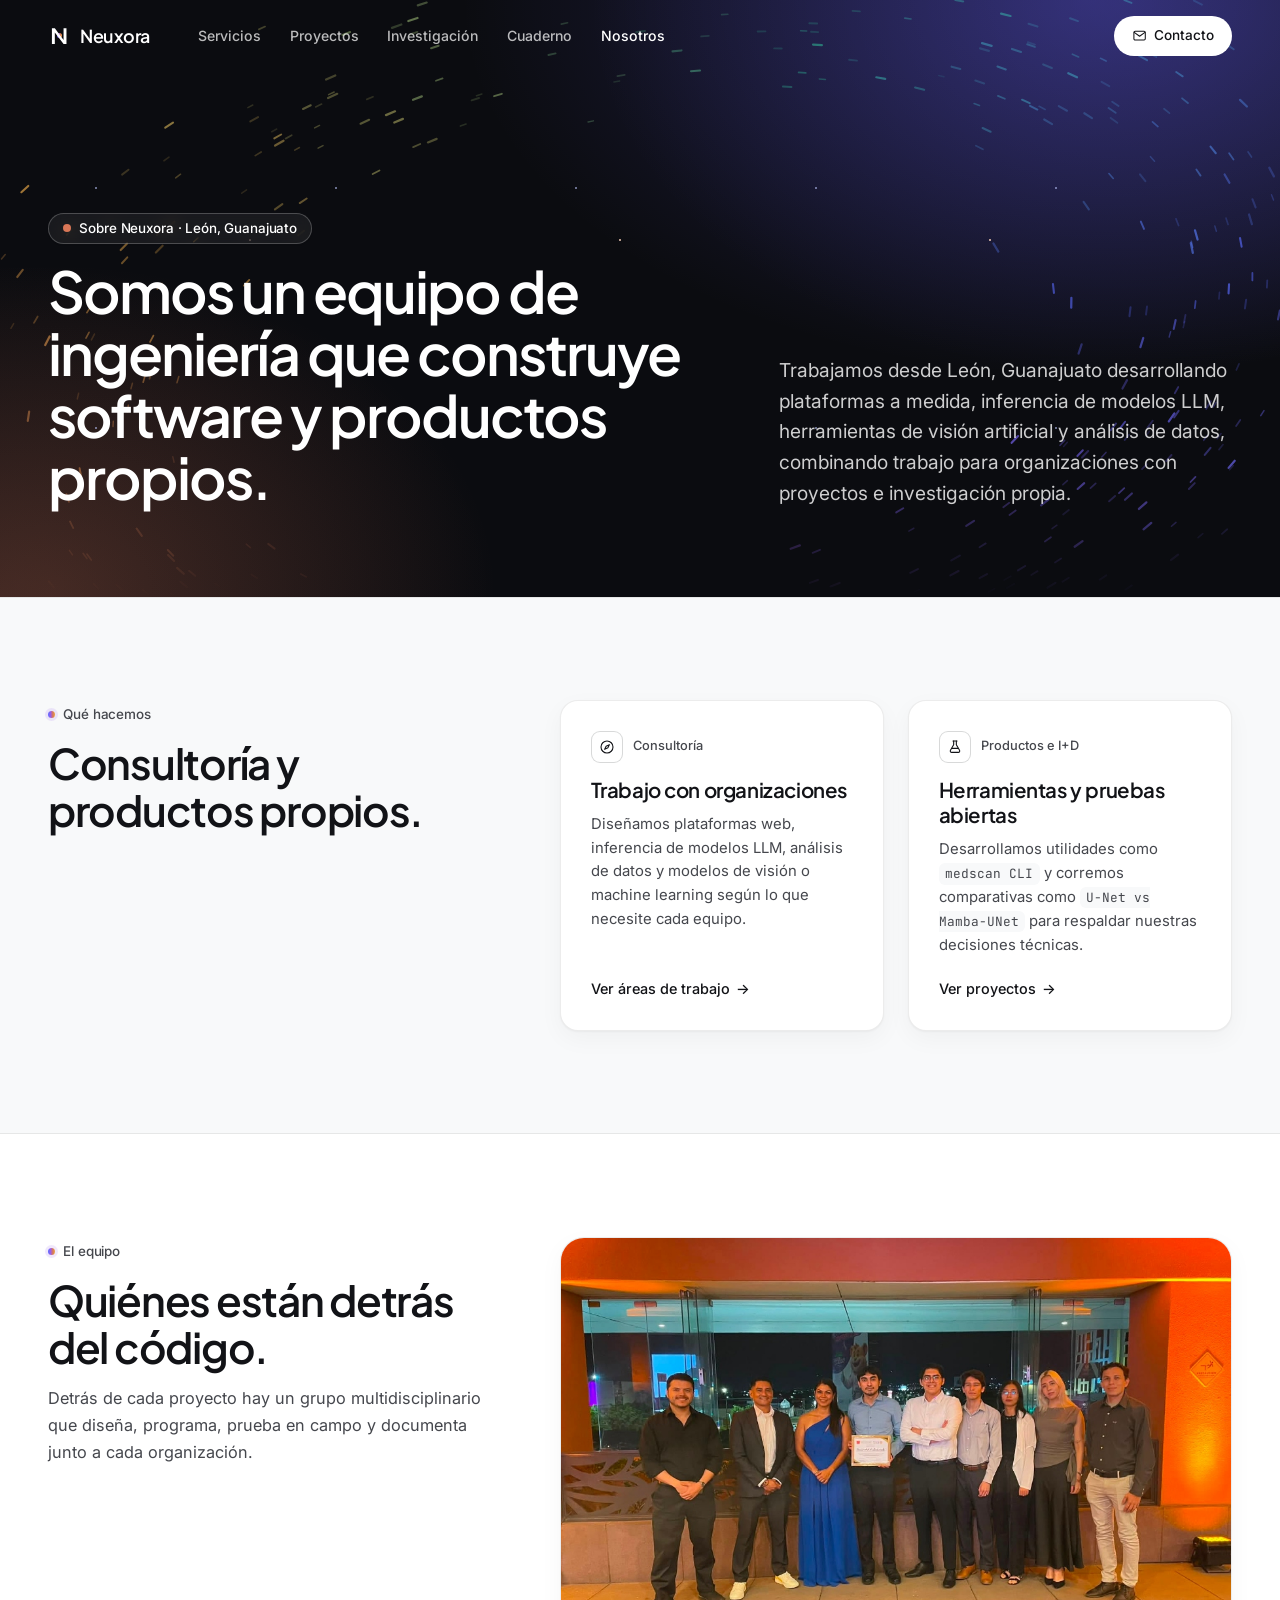
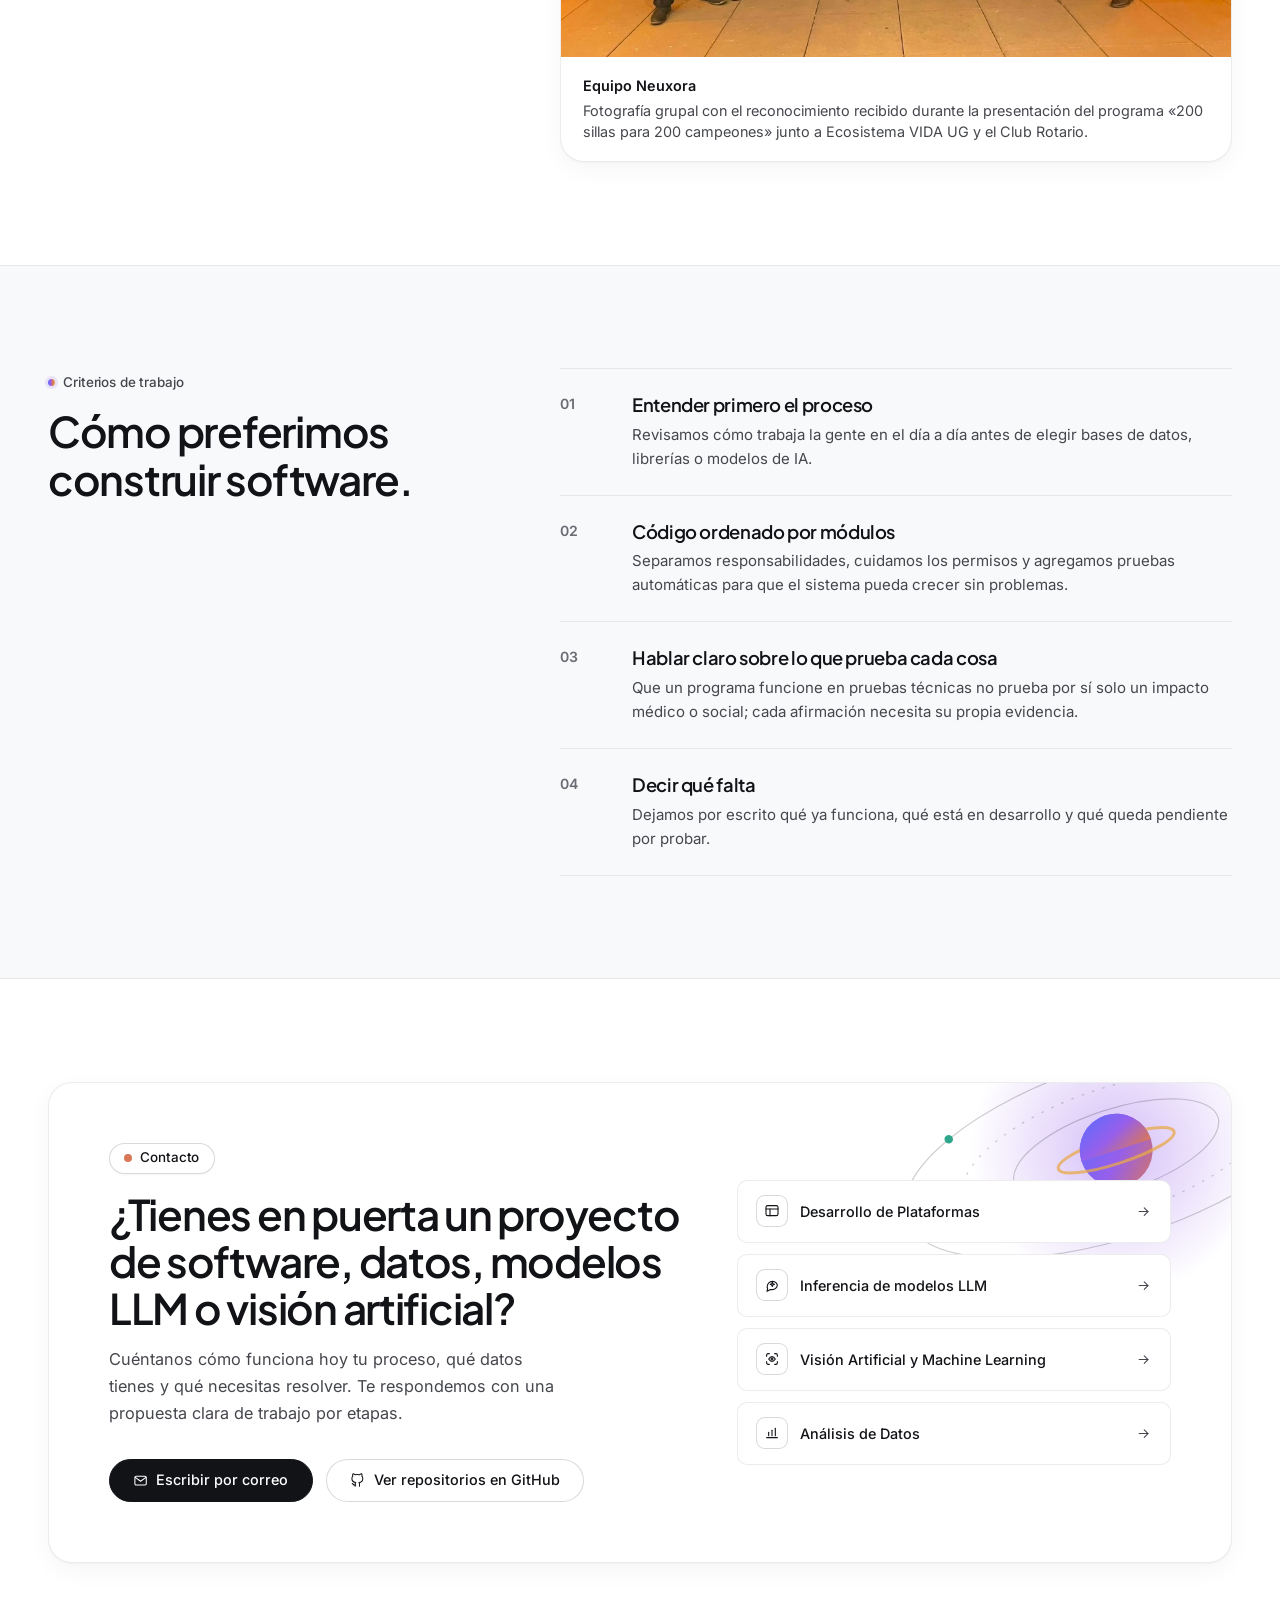
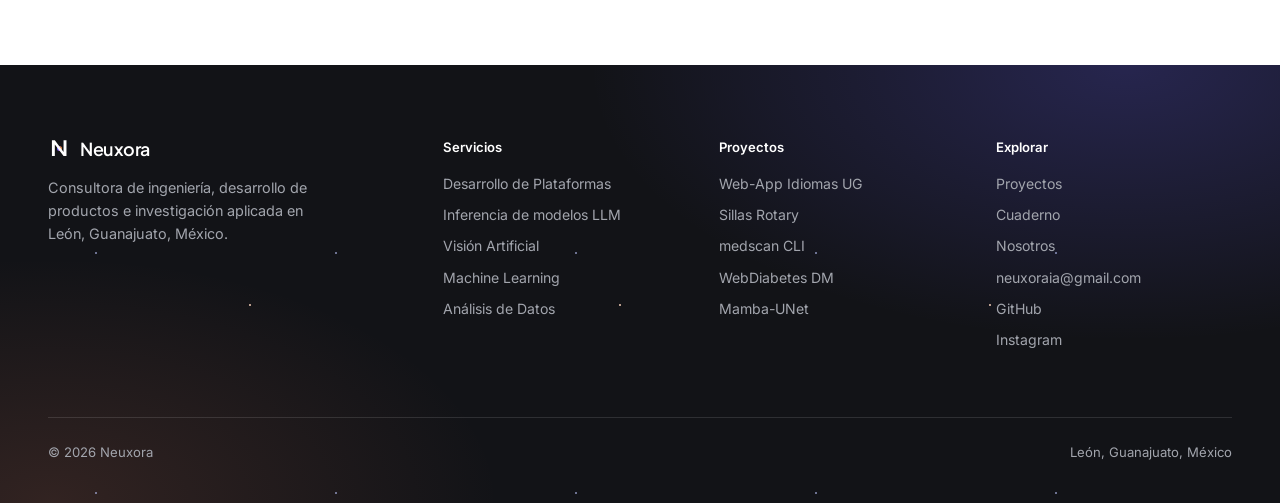
<file: neuxora.html>
<!doctype html>
<html lang="es-MX">
<head>
  <meta charset="utf-8">
  <meta name="viewport" content="width=device-width, initial-scale=1">
  <title>Sobre Neuxora | Consultora de Ingeniería</title>
  <meta name="description" content="Quiénes somos, el equipo de Neuxora, cómo trabajamos y cómo construir proyectos juntos desde León, Guanajuato.">
  <meta name="theme-color" content="#ffffff">
  <meta name="robots" content="index, follow">
  <link rel="canonical" href="https://neuxoraai.github.io/.github.io/neuxora.html">
  <meta property="og:site_name" content="Neuxora">
  <meta property="og:title" content="Sobre Neuxora | Consultora de Ingeniería">
  <meta property="og:description" content="Quiénes somos, el equipo de Neuxora, cómo trabajamos y cómo construir proyectos juntos desde León, Guanajuato.">
  <meta property="og:type" content="website">
  <meta property="og:url" content="https://neuxoraai.github.io/.github.io/neuxora.html">
  <meta property="og:image" content="https://neuxoraai.github.io/.github.io/assets/og-image.svg">
  <meta property="og:locale" content="es_MX">
  <meta name="twitter:card" content="summary_large_image">
  <meta name="twitter:title" content="Sobre Neuxora | Consultora de Ingeniería">
  <meta name="twitter:description" content="Quiénes somos, el equipo de Neuxora, cómo trabajamos y cómo construir proyectos juntos desde León, Guanajuato.">
  <meta name="twitter:image" content="https://neuxoraai.github.io/.github.io/assets/og-image.svg">
  <link rel="icon" href="assets/logo-n.svg" type="image/svg+xml">
  <link rel="preconnect" href="https://fonts.googleapis.com">
  <link rel="preconnect" href="https://fonts.gstatic.com" crossorigin>
  <link href="https://fonts.googleapis.com/css2?family=Inter:wght@400;500;600&amp;family=JetBrains+Mono:wght@400;500&amp;family=Plus+Jakarta+Sans:wght@500;600;700&amp;display=swap" rel="stylesheet">
  <link rel="stylesheet" href="assets/neuxora.css">
  <script type="application/ld+json">
{
  "@context": "https://schema.org",
  "@type": "ProfessionalService",
  "name": "Neuxora",
  "url": "https://neuxoraai.github.io/.github.io/",
  "description": "Consultora mexicana de ingeniería y desarrollo de software: plataformas web, inferencia de modelos LLM, visión artificial, machine learning y análisis de datos.",
  "email": "neuxoraia@gmail.com",
  "address": {
    "@type": "PostalAddress",
    "addressLocality": "León",
    "addressRegion": "Guanajuato",
    "addressCountry": "MX"
  },
  "sameAs": [
    "https://github.com/NeuxoraAI",
    "https://www.instagram.com/neuxora_ia/"
  ]
}
  </script>
  <script defer src="assets/nav.js"></script>
</head>
<body>
  <a class="skip-link" href="#main">Saltar al contenido</a>
  <nav id="nav" aria-label="Navegación principal">
    <div class="nav-inner">
      <a class="brand-mark" href="index.html" aria-label="Neuxora, inicio">
        <svg viewBox="0 0 40 40" aria-hidden="true"><path fill="currentColor" d="M7 6h5.2l15.6 20.6V6H33v28h-5.2L12.2 13.4V34H7z"/></svg>
        <span class="brand-wordmark">Neuxora</span>
      </a>
      <div class="nav-links">
        <a class="nav-link" href="index.html#servicios">Servicios</a><a class="nav-link" href="proyectos.html">Proyectos</a><a class="nav-link" href="investigacion.html">Investigación</a><a class="nav-link" href="noticias.html">Cuaderno</a><a class="nav-link" href="neuxora.html" aria-current="page">Nosotros</a>
        <a class="nav-cta" href="mailto:neuxoraia@gmail.com?subject=Contacto%20Neuxora"><svg class="ui-icon ui-icon--sm" viewBox="0 0 24 24" fill="none" stroke="currentColor" stroke-width="1.65" stroke-linecap="round" stroke-linejoin="round" aria-hidden="true"><rect x="3" y="5" width="18" height="14" rx="2"/><path d="m3.5 7 8.5 6 8.5-6"/></svg><span>Contacto</span></a>
      </div>
      <button class="nav-toggle" type="button" aria-label="Abrir menú" aria-expanded="false" aria-controls="mobile-menu">
        <span class="nav-toggle-bars" aria-hidden="true"><span></span><span></span></span>
      </button>
    </div>
  </nav>
  <aside class="mobile-menu" id="mobile-menu" aria-hidden="true" aria-label="Menú móvil">
    <nav class="mobile-menu-list">
      <a class="mobile-menu-link" href="index.html#servicios">Servicios</a><a class="mobile-menu-link" href="proyectos.html">Proyectos</a><a class="mobile-menu-link" href="investigacion.html">Investigación</a><a class="mobile-menu-link" href="noticias.html">Cuaderno</a><a class="mobile-menu-link" href="neuxora.html" aria-current="page">Nosotros</a>
      <a class="mobile-menu-link" href="mailto:neuxoraia@gmail.com?subject=Contacto%20Neuxora">Contacto</a>
    </nav>
    <div class="mobile-menu-meta">
      <span class="meta-line"><svg class="ui-icon ui-icon--sm" viewBox="0 0 24 24" fill="none" stroke="currentColor" stroke-width="1.65" stroke-linecap="round" stroke-linejoin="round" aria-hidden="true"><path d="M12 21s-6-5.3-6-10a6 6 0 1 1 12 0c0 4.7-6 10-6 10z"/><circle cx="12" cy="11" r="2"/></svg><span>León, Guanajuato, México</span></span>
      <span class="meta-line"><svg class="ui-icon ui-icon--sm" viewBox="0 0 24 24" fill="none" stroke="currentColor" stroke-width="1.65" stroke-linecap="round" stroke-linejoin="round" aria-hidden="true"><rect x="3" y="5" width="18" height="14" rx="2"/><path d="m3.5 7 8.5 6 8.5-6"/></svg><span>neuxoraia@gmail.com</span></span>
    </div>
  </aside>

  <main id="main">
    <header class="hero hero--dark">
      <canvas class="hero-canvas" data-antigravity-canvas aria-hidden="true"></canvas>
      <div class="container hero-header-split">
        <div>
          <span class="hero-kicker"><span class="kicker-dot" aria-hidden="true"></span>Sobre Neuxora · León, Guanajuato</span>
          <h1 class="page-title">Somos un equipo de ingeniería que construye software y productos propios.</h1>
        </div>
        <p class="hero-lede">Trabajamos desde León, Guanajuato desarrollando plataformas a medida, inferencia de modelos LLM, herramientas de visión artificial y análisis de datos, combinando trabajo para organizaciones con proyectos e investigación propia.</p>
      </div>
    </header>

    <section class="section section-subtle" aria-labelledby="identidad-modelo">
      <div class="container split-grid">
        <div>
          <span class="eyebrow">Qué hacemos</span>
          <h2 class="section-title" id="identidad-modelo">Consultoría y productos propios.</h2>
        </div>
        <div class="grid-2 reveal">
          <article class="card-panel" data-spotlight-card>
            <div>
              <div class="card-panel-head">
                <span class="icon-badge icon-badge--sm"><svg class="ui-icon" viewBox="0 0 24 24" fill="none" stroke="currentColor" stroke-width="1.65" stroke-linecap="round" stroke-linejoin="round" aria-hidden="true"><circle cx="12" cy="12" r="9"/><polygon points="15.5,8.5 13.3,13.3 8.5,15.5 10.7,10.7"/></svg></span>
                <span class="card-category">Consultoría</span>
              </div>
              <h3>Trabajo con organizaciones</h3>
              <p>Diseñamos plataformas web, inferencia de modelos LLM, análisis de datos y modelos de visión o machine learning según lo que necesite cada equipo.</p>
            </div>
            <a class="text-link internal" href="index.html#servicios">Ver áreas de trabajo</a>
          </article>
          <article class="card-panel" data-spotlight-card>
            <div>
              <div class="card-panel-head">
                <span class="icon-badge icon-badge--sm"><svg class="ui-icon" viewBox="0 0 24 24" fill="none" stroke="currentColor" stroke-width="1.65" stroke-linecap="round" stroke-linejoin="round" aria-hidden="true"><path d="M9 3h6"/><path d="M10 3v5.5L5.2 17a2 2 0 0 0 1.7 3h10.2a2 2 0 0 0 1.7-3L14 8.5V3"/><path d="M7.5 14h9"/></svg></span>
                <span class="card-category">Productos e I+D</span>
              </div>
              <h3>Herramientas y pruebas abiertas</h3>
              <p>Desarrollamos utilidades como <code>medscan CLI</code> y corremos comparativas como <code>U-Net vs Mamba-UNet</code> para respaldar nuestras decisiones técnicas.</p>
            </div>
            <a class="text-link internal" href="proyectos.html">Ver proyectos</a>
          </article>
        </div>
      </div>
    </section>

    <section class="section" aria-labelledby="equipo-neuxora">
      <div class="container split-grid">
        <div>
          <span class="eyebrow">El equipo</span>
          <h2 class="section-title" id="equipo-neuxora">Quiénes están detrás del código.</h2>
          <p class="section-intro">Detrás de cada proyecto hay un grupo multidisciplinario que diseña, programa, prueba en campo y documenta junto a cada organización.</p>
        </div>
        <figure class="photo-card reveal">
          <img src="assets/img/rotary/equipo-neuxora.jpg" alt="Equipo de Neuxora reunido sosteniendo el reconocimiento recibido en el programa 200 sillas para 200 campeones" loading="lazy">
          <figcaption>
            <strong>Equipo Neuxora</strong>
            Fotografía grupal con el reconocimiento recibido durante la presentación del programa «200 sillas para 200 campeones» junto a Ecosistema VIDA UG y el Club Rotario.
          </figcaption>
        </figure>
      </div>
    </section>

    <section class="section section-subtle" aria-labelledby="principios-ingenieria">
      <div class="container split-grid">
        <div>
          <span class="eyebrow">Criterios de trabajo</span>
          <h2 class="section-title" id="principios-ingenieria">Cómo preferimos construir software.</h2>
        </div>
        <ol class="principles-list reveal">
          <li>
            <span class="num">01</span>
            <div>
              <h3>Entender primero el proceso</h3>
              <p>Revisamos cómo trabaja la gente en el día a día antes de elegir bases de datos, librerías o modelos de IA.</p>
            </div>
          </li>
          <li>
            <span class="num">02</span>
            <div>
              <h3>Código ordenado por módulos</h3>
              <p>Separamos responsabilidades, cuidamos los permisos y agregamos pruebas automáticas para que el sistema pueda crecer sin problemas.</p>
            </div>
          </li>
          <li>
            <span class="num">03</span>
            <div>
              <h3>Hablar claro sobre lo que prueba cada cosa</h3>
              <p>Que un programa funcione en pruebas técnicas no prueba por sí solo un impacto médico o social; cada afirmación necesita su propia evidencia.</p>
            </div>
          </li>
          <li>
            <span class="num">04</span>
            <div>
              <h3>Decir qué falta</h3>
              <p>Dejamos por escrito qué ya funciona, qué está en desarrollo y qué queda pendiente por probar.</p>
            </div>
          </li>
        </ol>
      </div>
    </section>

    <section class="section" aria-labelledby="cta-conversion">
      <div class="container">
        <div class="cta-panel reveal" data-spotlight-card>
          <svg class="orbit-art" viewBox="-200 -200 400 400" aria-hidden="true" focusable="false"><defs><linearGradient id="orbit-cta-planet" x1="0" y1="0" x2="1" y2="1"><stop offset="0" stop-color="#5b6cff"/><stop offset="0.55" stop-color="#965feb"/><stop offset="1" stop-color="#d97757"/></linearGradient><radialGradient id="orbit-cta-glow"><stop offset="0" stop-color="#965feb" stop-opacity="0.4"/><stop offset="1" stop-color="#965feb" stop-opacity="0"/></radialGradient></defs><circle r="120" fill="url(#orbit-cta-glow)"/><g transform="rotate(-18)"><ellipse rx="88" ry="34" fill="none" stroke="currentColor" stroke-opacity="0.2" stroke-dasharray="none"/><circle r="4" fill="#e8a84a"><animateMotion dur="16s" begin="-3s" repeatCount="indefinite" path="M88,0 A88,34 0 1,1 -88,0 A88,34 0 1,1 88,0"/></circle><ellipse rx="132" ry="52" fill="none" stroke="currentColor" stroke-opacity="0.2" stroke-dasharray="2 7"/><circle r="6" fill="#5b6cff"><animateMotion dur="26s" begin="-11s" repeatCount="indefinite" path="M132,0 A132,52 0 1,1 -132,0 A132,52 0 1,1 132,0"/></circle><ellipse rx="182" ry="72" fill="none" stroke="currentColor" stroke-opacity="0.2" stroke-dasharray="none"/><circle r="3.5" fill="#2fa58c"><animateMotion dur="40s" begin="-22s" repeatCount="indefinite" path="M182,0 A182,72 0 1,1 -182,0 A182,72 0 1,1 182,0"/></circle><g class="orbit-planet"><circle r="30" fill="url(#orbit-cta-planet)"/><ellipse rx="50" ry="11" fill="none" stroke="#e8a84a" stroke-opacity="0.75" stroke-width="2.5"/><path d="M-30,0 A30,30 0 0,1 30,0 Z" fill="url(#orbit-cta-planet)"/></g></g></svg>
          <div>
            <span class="eyebrow"><span class="kicker-dot" aria-hidden="true"></span>Contacto</span>
            <h2 class="section-title" id="cta-conversion">¿Tienes en puerta un proyecto de software, datos, modelos LLM o visión artificial?</h2>
            <p class="section-intro">Cuéntanos cómo funciona hoy tu proceso, qué datos tienes y qué necesitas resolver. Te respondemos con una propuesta clara de trabajo por etapas.</p>
            <div class="hero-actions">
              <a class="btn btn-primary" href="mailto:neuxoraia@gmail.com?subject=Platicar%20sobre%20un%20proyecto"><svg class="ui-icon ui-icon--sm" viewBox="0 0 24 24" fill="none" stroke="currentColor" stroke-width="1.65" stroke-linecap="round" stroke-linejoin="round" aria-hidden="true"><rect x="3" y="5" width="18" height="14" rx="2"/><path d="m3.5 7 8.5 6 8.5-6"/></svg><span>Escribir por correo</span></a>
              <a class="btn btn-secondary" href="https://github.com/NeuxoraAI" target="_blank" rel="noopener noreferrer"><svg class="ui-icon ui-icon--sm" viewBox="0 0 24 24" fill="none" stroke="currentColor" stroke-width="1.65" stroke-linecap="round" stroke-linejoin="round" aria-hidden="true"><path d="M9 19c-4 1.2-4-2-5.5-2.5"/><path d="M15 21v-3.5a3 3 0 0 0-.9-2.4c3-.3 6.1-1.5 6.1-6.6a5.2 5.2 0 0 0-1.4-3.6 4.8 4.8 0 0 0-.1-3.5s-1.1-.4-3.7 1.4a12.8 12.8 0 0 0-6.8 0C5.6 1 4.5 1.4 4.5 1.4a4.8 4.8 0 0 0-.1 3.5A5.2 5.2 0 0 0 3 8.5c0 5.1 3.1 6.3 6.1 6.6a3 3 0 0 0-.9 2.4V21"/></svg><span>Ver repositorios en GitHub</span></a>
            </div>
          </div>
          <div class="cta-quick-links" aria-label="Consultas por especialidad">
            <a class="cta-option" href="mailto:neuxoraia@gmail.com?subject=Consulta%20-%20Desarrollo%20de%20Plataforma">
              <span class="cta-option-label"><span class="icon-badge icon-badge--sm"><svg class="ui-icon" viewBox="0 0 24 24" fill="none" stroke="currentColor" stroke-width="1.65" stroke-linecap="round" stroke-linejoin="round" aria-hidden="true"><rect x="3" y="4" width="18" height="15" rx="2.5"/><path d="M3 9h18"/><path d="M9 9v10"/></svg></span><span>Desarrollo de Plataformas</span></span>
              <span class="cta-option-arrow" aria-hidden="true"><svg class="ui-icon ui-icon--sm" viewBox="0 0 24 24" fill="none" stroke="currentColor" stroke-width="1.65" stroke-linecap="round" stroke-linejoin="round" aria-hidden="true"><path d="M5 12h14"/><path d="m13 6 6 6-6 6"/></svg></span>
            </a>
            <a class="cta-option" href="mailto:neuxoraia@gmail.com?subject=Consulta%20-%20Inferencia%20de%20modelos%20LLM">
              <span class="cta-option-label"><span class="icon-badge icon-badge--sm"><svg class="ui-icon" viewBox="0 0 24 24" fill="none" stroke="currentColor" stroke-width="1.65" stroke-linecap="round" stroke-linejoin="round" aria-hidden="true"><path d="M20 11.5a7.5 7.5 0 0 1-7.5 7.5H9l-4.5 2.5.9-4A7.5 7.5 0 1 1 20 11.5z"/><path d="M12.5 7.8l.9 2.3 2.3.9-2.3.9-.9 2.3-.9-2.3-2.3-.9 2.3-.9z"/></svg></span><span>Inferencia de modelos LLM</span></span>
              <span class="cta-option-arrow" aria-hidden="true"><svg class="ui-icon ui-icon--sm" viewBox="0 0 24 24" fill="none" stroke="currentColor" stroke-width="1.65" stroke-linecap="round" stroke-linejoin="round" aria-hidden="true"><path d="M5 12h14"/><path d="m13 6 6 6-6 6"/></svg></span>
            </a>
            <a class="cta-option" href="mailto:neuxoraia@gmail.com?subject=Consulta%20-%20Visi%C3%B3n%20Artificial%20y%20ML">
              <span class="cta-option-label"><span class="icon-badge icon-badge--sm"><svg class="ui-icon" viewBox="0 0 24 24" fill="none" stroke="currentColor" stroke-width="1.65" stroke-linecap="round" stroke-linejoin="round" aria-hidden="true"><path d="M4 8V6a2 2 0 0 1 2-2h2"/><path d="M16 4h2a2 2 0 0 1 2 2v2"/><path d="M20 16v2a2 2 0 0 1-2 2h-2"/><path d="M8 20H6a2 2 0 0 1-2-2v-2"/><path d="M7 12s2.2-3.5 5-3.5 5 3.5 5 3.5-2.2 3.5-5 3.5-5-3.5-5-3.5Z"/><circle cx="12" cy="12" r="1.4"/></svg></span><span>Visión Artificial y Machine Learning</span></span>
              <span class="cta-option-arrow" aria-hidden="true"><svg class="ui-icon ui-icon--sm" viewBox="0 0 24 24" fill="none" stroke="currentColor" stroke-width="1.65" stroke-linecap="round" stroke-linejoin="round" aria-hidden="true"><path d="M5 12h14"/><path d="m13 6 6 6-6 6"/></svg></span>
            </a>
            <a class="cta-option" href="mailto:neuxoraia@gmail.com?subject=Consulta%20-%20An%C3%A1lisis%20de%20Datos">
              <span class="cta-option-label"><span class="icon-badge icon-badge--sm"><svg class="ui-icon" viewBox="0 0 24 24" fill="none" stroke="currentColor" stroke-width="1.65" stroke-linecap="round" stroke-linejoin="round" aria-hidden="true"><path d="M4 19h16"/><path d="M7 16v-5"/><path d="M12 16V8"/><path d="M17 16V5"/></svg></span><span>Análisis de Datos</span></span>
              <span class="cta-option-arrow" aria-hidden="true"><svg class="ui-icon ui-icon--sm" viewBox="0 0 24 24" fill="none" stroke="currentColor" stroke-width="1.65" stroke-linecap="round" stroke-linejoin="round" aria-hidden="true"><path d="M5 12h14"/><path d="m13 6 6 6-6 6"/></svg></span>
            </a>
          </div>
        </div>
      </div>
    </section>
  </main>

  <footer class="footer">
    <div class="container">
      <div class="footer-grid">
        <div>
          <a class="brand-mark" href="index.html">
            <svg viewBox="0 0 40 40" aria-hidden="true"><path fill="currentColor" d="M7 6h5.2l15.6 20.6V6H33v28h-5.2L12.2 13.4V34H7z"/></svg>
            <span class="brand-wordmark">Neuxora</span>
          </a>
          <p class="footer-tagline">Consultora de ingeniería, desarrollo de productos e investigación aplicada en León, Guanajuato, México.</p>
        </div>
        <div>
          <span class="footer-label">Servicios</span>
          <a class="footer-link" href="index.html#servicios">Desarrollo de Plataformas</a>
          <a class="footer-link" href="index.html#servicios">Inferencia de modelos LLM</a>
          <a class="footer-link" href="index.html#servicios">Visión Artificial</a>
          <a class="footer-link" href="index.html#servicios">Machine Learning</a>
          <a class="footer-link" href="index.html#servicios">Análisis de Datos</a>
        </div>
        <div>
          <span class="footer-label">Proyectos</span>
          <a class="footer-link" href="proyecto-idiomas-ug.html">Web-App Idiomas UG</a>
          <a class="footer-link" href="proyecto-sillas-rotary.html">Sillas Rotary</a>
          <a class="footer-link" href="proyectos.html#medscan">medscan CLI</a>
          <a class="footer-link" href="proyectos.html#webdiabetes">WebDiabetes DM</a>
          <a class="footer-link" href="investigacion.html#mamba">Mamba-UNet</a>
        </div>
        <div>
          <span class="footer-label">Explorar</span>
          <a class="footer-link" href="proyectos.html">Proyectos</a>
          <a class="footer-link" href="noticias.html">Cuaderno</a>
          <a class="footer-link" href="neuxora.html">Nosotros</a>
          <a class="footer-link" href="mailto:neuxoraia@gmail.com">neuxoraia@gmail.com</a>
          <a class="footer-link" href="https://github.com/NeuxoraAI" target="_blank" rel="noopener noreferrer">GitHub</a>
          <a class="footer-link" href="https://www.instagram.com/neuxora_ia/" target="_blank" rel="noopener noreferrer">Instagram</a>
        </div>
      </div>
      <div class="footer-bottom">
        <span>© <span id="year">2026</span> Neuxora</span>
        <span>León, Guanajuato, México</span>
      </div>
    </div>
  </footer>
  <dialog class="modal" id="contact-dialog" aria-labelledby="contact-dialog-title">
    <form method="dialog"><button class="modal-close" aria-label="Cerrar"><svg class="ui-icon" viewBox="0 0 24 24" fill="none" stroke="currentColor" stroke-width="1.65" stroke-linecap="round" stroke-linejoin="round" aria-hidden="true"><path d="M6 6l12 12"/><path d="M18 6L6 18"/></svg></button></form>
    <span class="eyebrow"><span class="kicker-dot" aria-hidden="true"></span>Contacto</span>
    <h2 class="modal-title" id="contact-dialog-title">Platiquemos sobre tu proyecto.</h2>
    <p class="modal-copy">Cuéntanos qué necesitas resolver y te respondemos con una propuesta clara de trabajo por etapas.</p>
    <div class="modal-actions">
      <a class="btn btn-primary" data-contact-mail href="mailto:neuxoraia@gmail.com"><svg class="ui-icon ui-icon--sm" viewBox="0 0 24 24" fill="none" stroke="currentColor" stroke-width="1.65" stroke-linecap="round" stroke-linejoin="round" aria-hidden="true"><rect x="3" y="5" width="18" height="14" rx="2"/><path d="m3.5 7 8.5 6 8.5-6"/></svg><span>Escribir por correo</span></a>
      <button type="button" class="btn btn-secondary" data-copy="neuxoraia@gmail.com"><span data-copy-label>Copiar neuxoraia@gmail.com</span></button>
    </div>
    <div class="modal-links">
      <a class="text-link" href="https://github.com/NeuxoraAI" target="_blank" rel="noopener noreferrer">GitHub</a>
      <a class="text-link" href="https://www.instagram.com/neuxora_ia/" target="_blank" rel="noopener noreferrer">Instagram</a>
      <span class="modal-meta">León, Guanajuato, México</span>
    </div>
  </dialog>
  <dialog class="modal modal--media" id="lightbox" aria-label="Foto ampliada">
    <form method="dialog"><button class="modal-close" aria-label="Cerrar"><svg class="ui-icon" viewBox="0 0 24 24" fill="none" stroke="currentColor" stroke-width="1.65" stroke-linecap="round" stroke-linejoin="round" aria-hidden="true"><path d="M6 6l12 12"/><path d="M18 6L6 18"/></svg></button></form>
    <img data-lightbox-img src="assets/logo-n.svg" alt="">
    <p class="modal-caption" data-lightbox-caption></p>
  </dialog>
  <a class="to-top" href="#main" aria-label="Volver arriba"><svg class="ui-icon" viewBox="0 0 24 24" fill="none" stroke="currentColor" stroke-width="1.65" stroke-linecap="round" stroke-linejoin="round" aria-hidden="true"><path d="M12 19V5"/><path d="M6 11l6-6 6 6"/></svg></a>
</body>
</html>
</file>
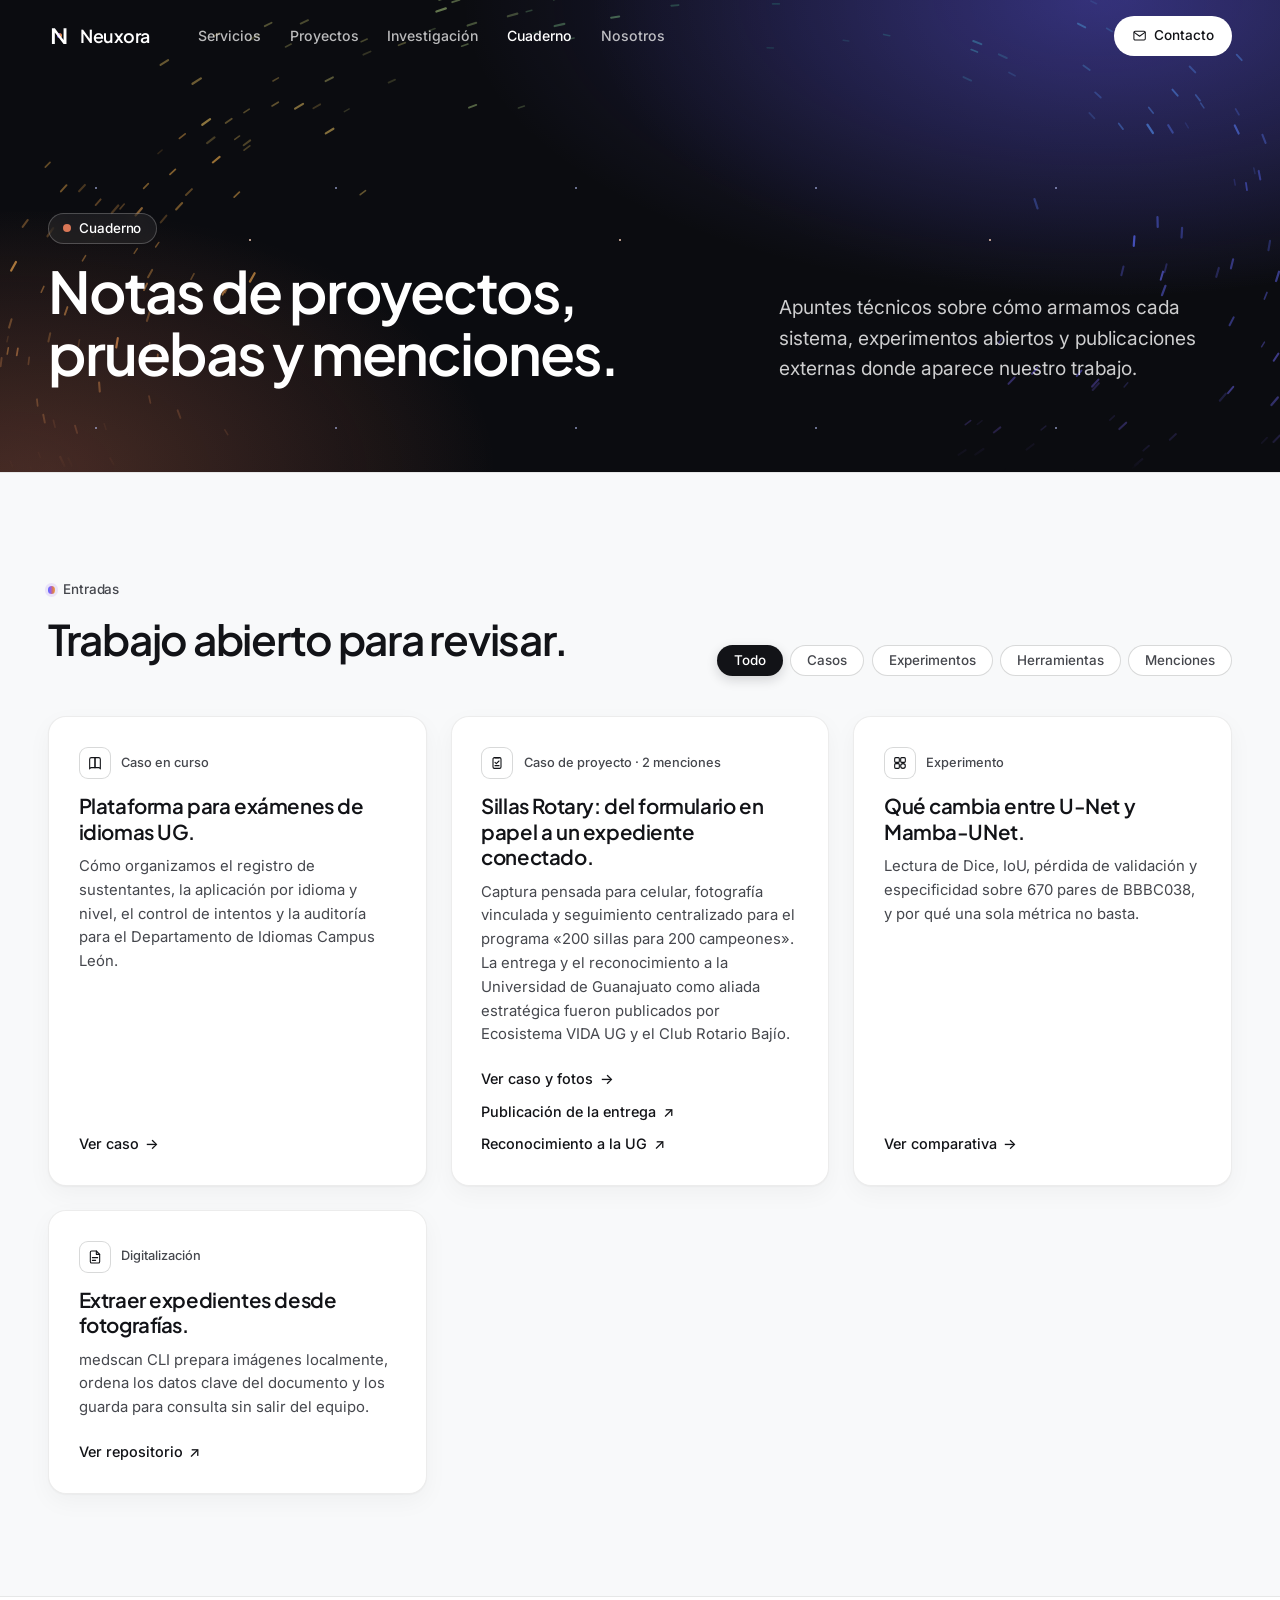
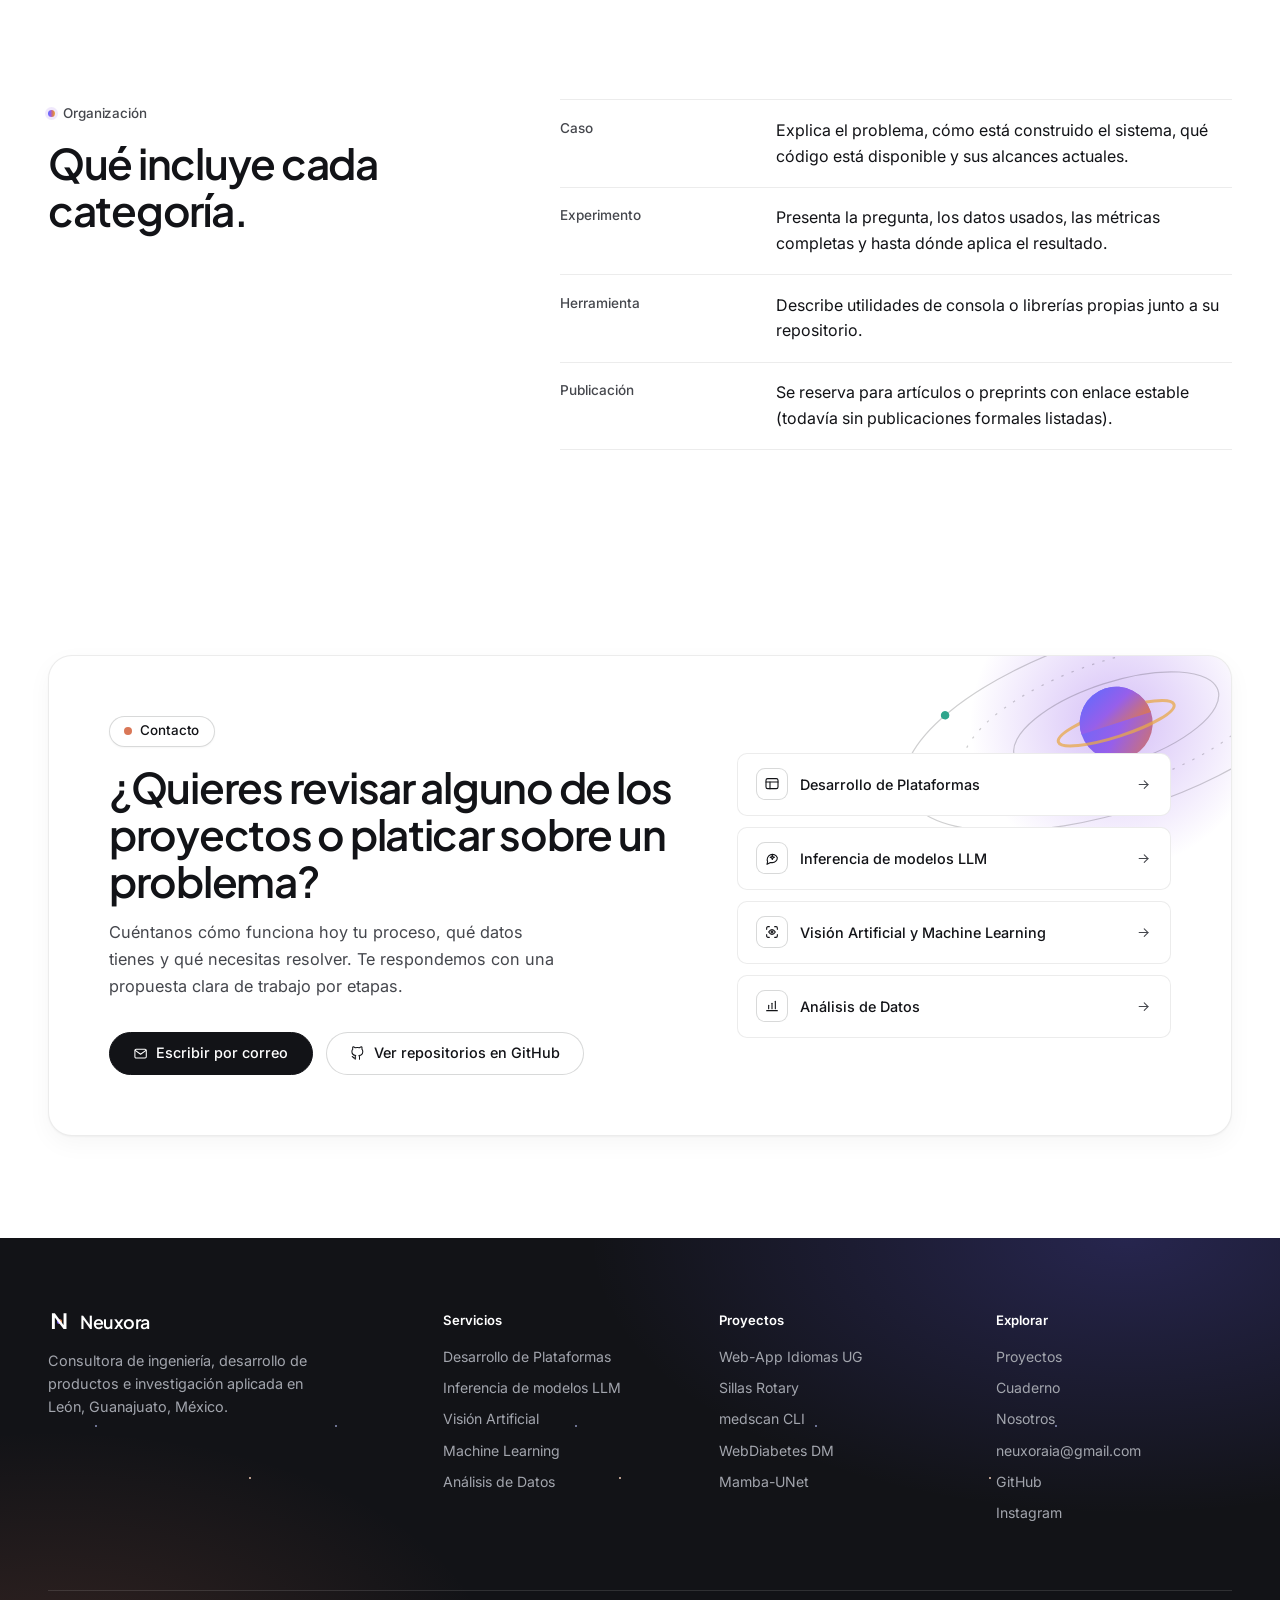
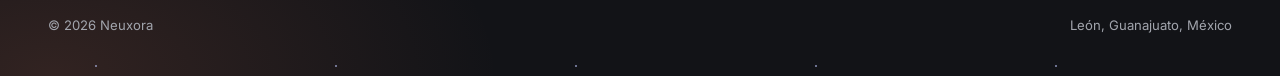
<file: noticias.html>
<!doctype html>
<html lang="es-MX">
<head>
  <meta charset="utf-8">
  <meta name="viewport" content="width=device-width, initial-scale=1">
  <title>Cuaderno | Neuxora</title>
  <meta name="description" content="Notas sobre arquitectura de proyectos, experimentos, herramientas propias y menciones externas de Neuxora.">
  <meta name="theme-color" content="#ffffff">
  <meta name="robots" content="index, follow">
  <link rel="canonical" href="https://neuxoraai.github.io/.github.io/noticias.html">
  <meta property="og:site_name" content="Neuxora">
  <meta property="og:title" content="Cuaderno | Neuxora">
  <meta property="og:description" content="Notas sobre arquitectura de proyectos, experimentos, herramientas propias y menciones externas de Neuxora.">
  <meta property="og:type" content="website">
  <meta property="og:url" content="https://neuxoraai.github.io/.github.io/noticias.html">
  <meta property="og:image" content="https://neuxoraai.github.io/.github.io/assets/og-image.svg">
  <meta property="og:locale" content="es_MX">
  <meta name="twitter:card" content="summary_large_image">
  <meta name="twitter:title" content="Cuaderno | Neuxora">
  <meta name="twitter:description" content="Notas sobre arquitectura de proyectos, experimentos, herramientas propias y menciones externas de Neuxora.">
  <meta name="twitter:image" content="https://neuxoraai.github.io/.github.io/assets/og-image.svg">
  <link rel="icon" href="assets/logo-n.svg" type="image/svg+xml">
  <link rel="preconnect" href="https://fonts.googleapis.com">
  <link rel="preconnect" href="https://fonts.gstatic.com" crossorigin>
  <link href="https://fonts.googleapis.com/css2?family=Inter:wght@400;500;600&amp;family=JetBrains+Mono:wght@400;500&amp;family=Plus+Jakarta+Sans:wght@500;600;700&amp;display=swap" rel="stylesheet">
  <link rel="stylesheet" href="assets/neuxora.css">
  <script type="application/ld+json">
{
  "@context": "https://schema.org",
  "@type": "ProfessionalService",
  "name": "Neuxora",
  "url": "https://neuxoraai.github.io/.github.io/",
  "description": "Consultora mexicana de ingeniería y desarrollo de software: plataformas web, inferencia de modelos LLM, visión artificial, machine learning y análisis de datos.",
  "email": "neuxoraia@gmail.com",
  "address": {
    "@type": "PostalAddress",
    "addressLocality": "León",
    "addressRegion": "Guanajuato",
    "addressCountry": "MX"
  },
  "sameAs": [
    "https://github.com/NeuxoraAI",
    "https://www.instagram.com/neuxora_ia/"
  ]
}
  </script>
  <script defer src="assets/nav.js"></script>
</head>
<body>
  <a class="skip-link" href="#main">Saltar al contenido</a>
  <nav id="nav" aria-label="Navegación principal">
    <div class="nav-inner">
      <a class="brand-mark" href="index.html" aria-label="Neuxora, inicio">
        <svg viewBox="0 0 40 40" aria-hidden="true"><path fill="currentColor" d="M7 6h5.2l15.6 20.6V6H33v28h-5.2L12.2 13.4V34H7z"/></svg>
        <span class="brand-wordmark">Neuxora</span>
      </a>
      <div class="nav-links">
        <a class="nav-link" href="index.html#servicios">Servicios</a><a class="nav-link" href="proyectos.html">Proyectos</a><a class="nav-link" href="investigacion.html">Investigación</a><a class="nav-link" href="noticias.html" aria-current="page">Cuaderno</a><a class="nav-link" href="neuxora.html">Nosotros</a>
        <a class="nav-cta" href="mailto:neuxoraia@gmail.com?subject=Contacto%20Neuxora"><svg class="ui-icon ui-icon--sm" viewBox="0 0 24 24" fill="none" stroke="currentColor" stroke-width="1.65" stroke-linecap="round" stroke-linejoin="round" aria-hidden="true"><rect x="3" y="5" width="18" height="14" rx="2"/><path d="m3.5 7 8.5 6 8.5-6"/></svg><span>Contacto</span></a>
      </div>
      <button class="nav-toggle" type="button" aria-label="Abrir menú" aria-expanded="false" aria-controls="mobile-menu">
        <span class="nav-toggle-bars" aria-hidden="true"><span></span><span></span></span>
      </button>
    </div>
  </nav>
  <aside class="mobile-menu" id="mobile-menu" aria-hidden="true" aria-label="Menú móvil">
    <nav class="mobile-menu-list">
      <a class="mobile-menu-link" href="index.html#servicios">Servicios</a><a class="mobile-menu-link" href="proyectos.html">Proyectos</a><a class="mobile-menu-link" href="investigacion.html">Investigación</a><a class="mobile-menu-link" href="noticias.html" aria-current="page">Cuaderno</a><a class="mobile-menu-link" href="neuxora.html">Nosotros</a>
      <a class="mobile-menu-link" href="mailto:neuxoraia@gmail.com?subject=Contacto%20Neuxora">Contacto</a>
    </nav>
    <div class="mobile-menu-meta">
      <span class="meta-line"><svg class="ui-icon ui-icon--sm" viewBox="0 0 24 24" fill="none" stroke="currentColor" stroke-width="1.65" stroke-linecap="round" stroke-linejoin="round" aria-hidden="true"><path d="M12 21s-6-5.3-6-10a6 6 0 1 1 12 0c0 4.7-6 10-6 10z"/><circle cx="12" cy="11" r="2"/></svg><span>León, Guanajuato, México</span></span>
      <span class="meta-line"><svg class="ui-icon ui-icon--sm" viewBox="0 0 24 24" fill="none" stroke="currentColor" stroke-width="1.65" stroke-linecap="round" stroke-linejoin="round" aria-hidden="true"><rect x="3" y="5" width="18" height="14" rx="2"/><path d="m3.5 7 8.5 6 8.5-6"/></svg><span>neuxoraia@gmail.com</span></span>
    </div>
  </aside>

  <main id="main">
    <header class="hero hero--dark">
      <canvas class="hero-canvas" data-antigravity-canvas aria-hidden="true"></canvas>
      <div class="container hero-header-split">
        <div>
          <span class="hero-kicker"><span class="kicker-dot" aria-hidden="true"></span>Cuaderno</span>
          <h1 class="page-title">Notas de proyectos, pruebas y menciones.</h1>
        </div>
        <p class="hero-lede">Apuntes técnicos sobre cómo armamos cada sistema, experimentos abiertos y publicaciones externas donde aparece nuestro trabajo.</p>
      </div>
    </header>

    <section class="section section-subtle" aria-labelledby="cuaderno-entradas" data-filter-group>
      <div class="container">
        <div class="section-header-row">
          <div>
            <span class="eyebrow">Entradas</span>
            <h2 class="section-title" id="cuaderno-entradas">Trabajo abierto para revisar.</h2>
          </div>
          <div class="filter-bar" role="group" aria-label="Filtrar notas del cuaderno" data-sliding-tabs>
            <button type="button" class="filter-btn" data-filter="all" aria-pressed="true">Todo</button>
            <button type="button" class="filter-btn" data-filter="caso" aria-pressed="false">Casos</button>
            <button type="button" class="filter-btn" data-filter="experimento" aria-pressed="false">Experimentos</button>
            <button type="button" class="filter-btn" data-filter="herramienta" aria-pressed="false">Herramientas</button>
            <button type="button" class="filter-btn" data-filter="mencion" aria-pressed="false">Menciones</button>
          </div>
        </div>

        <div class="grid-3 reveal">
          <article class="card-panel" data-filter-item data-categories="caso" data-spotlight-card>
            <div>
              <div class="card-panel-head">
                <span class="icon-badge icon-badge--sm"><svg class="ui-icon" viewBox="0 0 24 24" fill="none" stroke="currentColor" stroke-width="1.65" stroke-linecap="round" stroke-linejoin="round" aria-hidden="true"><path d="M4 6.5A2.5 2.5 0 0 1 6.5 4H12v15H6.5A2.5 2.5 0 0 0 4 21z"/><path d="M20 6.5A2.5 2.5 0 0 0 17.5 4H12v15h5.5A2.5 2.5 0 0 1 20 21z"/></svg></span>
                <span class="card-category">Caso en curso</span>
              </div>
              <h3>Plataforma para exámenes de idiomas UG.</h3>
              <p>Cómo organizamos el registro de sustentantes, la aplicación por idioma y nivel, el control de intentos y la auditoría para el Departamento de Idiomas Campus León.</p>
            </div>
            <a class="text-link internal" href="proyecto-idiomas-ug.html">Ver caso</a>
          </article>

          <article class="card-panel" data-filter-item data-categories="caso mencion" data-spotlight-card>
            <div>
              <div class="card-panel-head">
                <span class="icon-badge icon-badge--sm"><svg class="ui-icon" viewBox="0 0 24 24" fill="none" stroke="currentColor" stroke-width="1.65" stroke-linecap="round" stroke-linejoin="round" aria-hidden="true"><rect x="6" y="4" width="12" height="16" rx="2"/><path d="M9 4.5h6"/><path d="M9 11l2 2 4-4"/><path d="M9 16h6"/></svg></span>
                <span class="card-category">Caso de proyecto · 2 menciones</span>
              </div>
              <h3>Sillas Rotary: del formulario en papel a un expediente conectado.</h3>
              <p>Captura pensada para celular, fotografía vinculada y seguimiento centralizado para el programa «200 sillas para 200 campeones». La entrega y el reconocimiento a la Universidad de Guanajuato como aliada estratégica fueron publicados por Ecosistema VIDA UG y el Club Rotario Bajío.</p>
            </div>
            <div class="card-links">
              <a class="text-link internal" href="proyecto-sillas-rotary.html">Ver caso y fotos</a>
              <a class="text-link" href="https://www.facebook.com/share/19EhFHTa9H/" target="_blank" rel="noopener noreferrer">Publicación de la entrega</a>
              <a class="text-link" href="https://www.facebook.com/share/p/19BtT6cZnh/" target="_blank" rel="noopener noreferrer">Reconocimiento a la UG</a>
            </div>
          </article>

          <article class="card-panel" data-filter-item data-categories="experimento" data-spotlight-card>
            <div>
              <div class="card-panel-head">
                <span class="icon-badge icon-badge--sm"><svg class="ui-icon" viewBox="0 0 24 24" fill="none" stroke="currentColor" stroke-width="1.65" stroke-linecap="round" stroke-linejoin="round" aria-hidden="true"><rect x="4" y="4" width="7" height="7" rx="1.5"/><rect x="13" y="4" width="7" height="7" rx="1.5"/><rect x="4" y="13" width="7" height="7" rx="1.5"/><circle cx="16.5" cy="16.5" r="3.5"/></svg></span>
                <span class="card-category">Experimento</span>
              </div>
              <h3>Qué cambia entre U-Net y Mamba-UNet.</h3>
              <p>Lectura de Dice, IoU, pérdida de validación y especificidad sobre 670 pares de BBBC038, y por qué una sola métrica no basta.</p>
            </div>
            <a class="text-link internal" href="investigacion.html#mamba">Ver comparativa</a>
          </article>

          <article class="card-panel" data-filter-item data-categories="herramienta" data-spotlight-card>
            <div>
              <div class="card-panel-head">
                <span class="icon-badge icon-badge--sm"><svg class="ui-icon" viewBox="0 0 24 24" fill="none" stroke="currentColor" stroke-width="1.65" stroke-linecap="round" stroke-linejoin="round" aria-hidden="true"><path d="M14 3H7a2 2 0 0 0-2 2v14a2 2 0 0 0 2 2h10a2 2 0 0 0 2-2V8z"/><path d="M14 3v5h5"/><path d="M8 13h8"/><path d="M8 17h5"/></svg></span>
                <span class="card-category">Digitalización</span>
              </div>
              <h3>Extraer expedientes desde fotografías.</h3>
              <p>medscan CLI prepara imágenes localmente, ordena los datos clave del documento y los guarda para consulta sin salir del equipo.</p>
            </div>
            <a class="text-link" href="https://github.com/NeuxoraAI/medscan-CLI" target="_blank" rel="noopener noreferrer">Ver repositorio</a>
          </article>
        </div>
      </div>
    </section>

    <section class="section" aria-labelledby="criterio-editorial">
      <div class="container split-grid">
        <div>
          <span class="eyebrow">Organización</span>
          <h2 class="section-title" id="criterio-editorial">Qué incluye cada categoría.</h2>
        </div>
        <dl class="spec-list">
          <div class="spec-row"><dt>Caso</dt><dd>Explica el problema, cómo está construido el sistema, qué código está disponible y sus alcances actuales.</dd></div>
          <div class="spec-row"><dt>Experimento</dt><dd>Presenta la pregunta, los datos usados, las métricas completas y hasta dónde aplica el resultado.</dd></div>
          <div class="spec-row"><dt>Herramienta</dt><dd>Describe utilidades de consola o librerías propias junto a su repositorio.</dd></div>
          <div class="spec-row"><dt>Publicación</dt><dd>Se reserva para artículos o preprints con enlace estable (todavía sin publicaciones formales listadas).</dd></div>
        </dl>
      </div>
    </section>

    <section class="section" aria-labelledby="cta-conversion">
      <div class="container">
        <div class="cta-panel reveal" data-spotlight-card>
          <svg class="orbit-art" viewBox="-200 -200 400 400" aria-hidden="true" focusable="false"><defs><linearGradient id="orbit-cta-planet" x1="0" y1="0" x2="1" y2="1"><stop offset="0" stop-color="#5b6cff"/><stop offset="0.55" stop-color="#965feb"/><stop offset="1" stop-color="#d97757"/></linearGradient><radialGradient id="orbit-cta-glow"><stop offset="0" stop-color="#965feb" stop-opacity="0.4"/><stop offset="1" stop-color="#965feb" stop-opacity="0"/></radialGradient></defs><circle r="120" fill="url(#orbit-cta-glow)"/><g transform="rotate(-18)"><ellipse rx="88" ry="34" fill="none" stroke="currentColor" stroke-opacity="0.2" stroke-dasharray="none"/><circle r="4" fill="#e8a84a"><animateMotion dur="16s" begin="-3s" repeatCount="indefinite" path="M88,0 A88,34 0 1,1 -88,0 A88,34 0 1,1 88,0"/></circle><ellipse rx="132" ry="52" fill="none" stroke="currentColor" stroke-opacity="0.2" stroke-dasharray="2 7"/><circle r="6" fill="#5b6cff"><animateMotion dur="26s" begin="-11s" repeatCount="indefinite" path="M132,0 A132,52 0 1,1 -132,0 A132,52 0 1,1 132,0"/></circle><ellipse rx="182" ry="72" fill="none" stroke="currentColor" stroke-opacity="0.2" stroke-dasharray="none"/><circle r="3.5" fill="#2fa58c"><animateMotion dur="40s" begin="-22s" repeatCount="indefinite" path="M182,0 A182,72 0 1,1 -182,0 A182,72 0 1,1 182,0"/></circle><g class="orbit-planet"><circle r="30" fill="url(#orbit-cta-planet)"/><ellipse rx="50" ry="11" fill="none" stroke="#e8a84a" stroke-opacity="0.75" stroke-width="2.5"/><path d="M-30,0 A30,30 0 0,1 30,0 Z" fill="url(#orbit-cta-planet)"/></g></g></svg>
          <div>
            <span class="eyebrow"><span class="kicker-dot" aria-hidden="true"></span>Contacto</span>
            <h2 class="section-title" id="cta-conversion">¿Quieres revisar alguno de los proyectos o platicar sobre un problema?</h2>
            <p class="section-intro">Cuéntanos cómo funciona hoy tu proceso, qué datos tienes y qué necesitas resolver. Te respondemos con una propuesta clara de trabajo por etapas.</p>
            <div class="hero-actions">
              <a class="btn btn-primary" href="mailto:neuxoraia@gmail.com?subject=Platicar%20sobre%20un%20proyecto"><svg class="ui-icon ui-icon--sm" viewBox="0 0 24 24" fill="none" stroke="currentColor" stroke-width="1.65" stroke-linecap="round" stroke-linejoin="round" aria-hidden="true"><rect x="3" y="5" width="18" height="14" rx="2"/><path d="m3.5 7 8.5 6 8.5-6"/></svg><span>Escribir por correo</span></a>
              <a class="btn btn-secondary" href="https://github.com/NeuxoraAI" target="_blank" rel="noopener noreferrer"><svg class="ui-icon ui-icon--sm" viewBox="0 0 24 24" fill="none" stroke="currentColor" stroke-width="1.65" stroke-linecap="round" stroke-linejoin="round" aria-hidden="true"><path d="M9 19c-4 1.2-4-2-5.5-2.5"/><path d="M15 21v-3.5a3 3 0 0 0-.9-2.4c3-.3 6.1-1.5 6.1-6.6a5.2 5.2 0 0 0-1.4-3.6 4.8 4.8 0 0 0-.1-3.5s-1.1-.4-3.7 1.4a12.8 12.8 0 0 0-6.8 0C5.6 1 4.5 1.4 4.5 1.4a4.8 4.8 0 0 0-.1 3.5A5.2 5.2 0 0 0 3 8.5c0 5.1 3.1 6.3 6.1 6.6a3 3 0 0 0-.9 2.4V21"/></svg><span>Ver repositorios en GitHub</span></a>
            </div>
          </div>
          <div class="cta-quick-links" aria-label="Consultas por especialidad">
            <a class="cta-option" href="mailto:neuxoraia@gmail.com?subject=Consulta%20-%20Desarrollo%20de%20Plataforma">
              <span class="cta-option-label"><span class="icon-badge icon-badge--sm"><svg class="ui-icon" viewBox="0 0 24 24" fill="none" stroke="currentColor" stroke-width="1.65" stroke-linecap="round" stroke-linejoin="round" aria-hidden="true"><rect x="3" y="4" width="18" height="15" rx="2.5"/><path d="M3 9h18"/><path d="M9 9v10"/></svg></span><span>Desarrollo de Plataformas</span></span>
              <span class="cta-option-arrow" aria-hidden="true"><svg class="ui-icon ui-icon--sm" viewBox="0 0 24 24" fill="none" stroke="currentColor" stroke-width="1.65" stroke-linecap="round" stroke-linejoin="round" aria-hidden="true"><path d="M5 12h14"/><path d="m13 6 6 6-6 6"/></svg></span>
            </a>
            <a class="cta-option" href="mailto:neuxoraia@gmail.com?subject=Consulta%20-%20Inferencia%20de%20modelos%20LLM">
              <span class="cta-option-label"><span class="icon-badge icon-badge--sm"><svg class="ui-icon" viewBox="0 0 24 24" fill="none" stroke="currentColor" stroke-width="1.65" stroke-linecap="round" stroke-linejoin="round" aria-hidden="true"><path d="M20 11.5a7.5 7.5 0 0 1-7.5 7.5H9l-4.5 2.5.9-4A7.5 7.5 0 1 1 20 11.5z"/><path d="M12.5 7.8l.9 2.3 2.3.9-2.3.9-.9 2.3-.9-2.3-2.3-.9 2.3-.9z"/></svg></span><span>Inferencia de modelos LLM</span></span>
              <span class="cta-option-arrow" aria-hidden="true"><svg class="ui-icon ui-icon--sm" viewBox="0 0 24 24" fill="none" stroke="currentColor" stroke-width="1.65" stroke-linecap="round" stroke-linejoin="round" aria-hidden="true"><path d="M5 12h14"/><path d="m13 6 6 6-6 6"/></svg></span>
            </a>
            <a class="cta-option" href="mailto:neuxoraia@gmail.com?subject=Consulta%20-%20Visi%C3%B3n%20Artificial%20y%20ML">
              <span class="cta-option-label"><span class="icon-badge icon-badge--sm"><svg class="ui-icon" viewBox="0 0 24 24" fill="none" stroke="currentColor" stroke-width="1.65" stroke-linecap="round" stroke-linejoin="round" aria-hidden="true"><path d="M4 8V6a2 2 0 0 1 2-2h2"/><path d="M16 4h2a2 2 0 0 1 2 2v2"/><path d="M20 16v2a2 2 0 0 1-2 2h-2"/><path d="M8 20H6a2 2 0 0 1-2-2v-2"/><path d="M7 12s2.2-3.5 5-3.5 5 3.5 5 3.5-2.2 3.5-5 3.5-5-3.5-5-3.5Z"/><circle cx="12" cy="12" r="1.4"/></svg></span><span>Visión Artificial y Machine Learning</span></span>
              <span class="cta-option-arrow" aria-hidden="true"><svg class="ui-icon ui-icon--sm" viewBox="0 0 24 24" fill="none" stroke="currentColor" stroke-width="1.65" stroke-linecap="round" stroke-linejoin="round" aria-hidden="true"><path d="M5 12h14"/><path d="m13 6 6 6-6 6"/></svg></span>
            </a>
            <a class="cta-option" href="mailto:neuxoraia@gmail.com?subject=Consulta%20-%20An%C3%A1lisis%20de%20Datos">
              <span class="cta-option-label"><span class="icon-badge icon-badge--sm"><svg class="ui-icon" viewBox="0 0 24 24" fill="none" stroke="currentColor" stroke-width="1.65" stroke-linecap="round" stroke-linejoin="round" aria-hidden="true"><path d="M4 19h16"/><path d="M7 16v-5"/><path d="M12 16V8"/><path d="M17 16V5"/></svg></span><span>Análisis de Datos</span></span>
              <span class="cta-option-arrow" aria-hidden="true"><svg class="ui-icon ui-icon--sm" viewBox="0 0 24 24" fill="none" stroke="currentColor" stroke-width="1.65" stroke-linecap="round" stroke-linejoin="round" aria-hidden="true"><path d="M5 12h14"/><path d="m13 6 6 6-6 6"/></svg></span>
            </a>
          </div>
        </div>
      </div>
    </section>
  </main>

  <footer class="footer">
    <div class="container">
      <div class="footer-grid">
        <div>
          <a class="brand-mark" href="index.html">
            <svg viewBox="0 0 40 40" aria-hidden="true"><path fill="currentColor" d="M7 6h5.2l15.6 20.6V6H33v28h-5.2L12.2 13.4V34H7z"/></svg>
            <span class="brand-wordmark">Neuxora</span>
          </a>
          <p class="footer-tagline">Consultora de ingeniería, desarrollo de productos e investigación aplicada en León, Guanajuato, México.</p>
        </div>
        <div>
          <span class="footer-label">Servicios</span>
          <a class="footer-link" href="index.html#servicios">Desarrollo de Plataformas</a>
          <a class="footer-link" href="index.html#servicios">Inferencia de modelos LLM</a>
          <a class="footer-link" href="index.html#servicios">Visión Artificial</a>
          <a class="footer-link" href="index.html#servicios">Machine Learning</a>
          <a class="footer-link" href="index.html#servicios">Análisis de Datos</a>
        </div>
        <div>
          <span class="footer-label">Proyectos</span>
          <a class="footer-link" href="proyecto-idiomas-ug.html">Web-App Idiomas UG</a>
          <a class="footer-link" href="proyecto-sillas-rotary.html">Sillas Rotary</a>
          <a class="footer-link" href="proyectos.html#medscan">medscan CLI</a>
          <a class="footer-link" href="proyectos.html#webdiabetes">WebDiabetes DM</a>
          <a class="footer-link" href="investigacion.html#mamba">Mamba-UNet</a>
        </div>
        <div>
          <span class="footer-label">Explorar</span>
          <a class="footer-link" href="proyectos.html">Proyectos</a>
          <a class="footer-link" href="noticias.html">Cuaderno</a>
          <a class="footer-link" href="neuxora.html">Nosotros</a>
          <a class="footer-link" href="mailto:neuxoraia@gmail.com">neuxoraia@gmail.com</a>
          <a class="footer-link" href="https://github.com/NeuxoraAI" target="_blank" rel="noopener noreferrer">GitHub</a>
          <a class="footer-link" href="https://www.instagram.com/neuxora_ia/" target="_blank" rel="noopener noreferrer">Instagram</a>
        </div>
      </div>
      <div class="footer-bottom">
        <span>© <span id="year">2026</span> Neuxora</span>
        <span>León, Guanajuato, México</span>
      </div>
    </div>
  </footer>
  <dialog class="modal" id="contact-dialog" aria-labelledby="contact-dialog-title">
    <form method="dialog"><button class="modal-close" aria-label="Cerrar"><svg class="ui-icon" viewBox="0 0 24 24" fill="none" stroke="currentColor" stroke-width="1.65" stroke-linecap="round" stroke-linejoin="round" aria-hidden="true"><path d="M6 6l12 12"/><path d="M18 6L6 18"/></svg></button></form>
    <span class="eyebrow"><span class="kicker-dot" aria-hidden="true"></span>Contacto</span>
    <h2 class="modal-title" id="contact-dialog-title">Platiquemos sobre tu proyecto.</h2>
    <p class="modal-copy">Cuéntanos qué necesitas resolver y te respondemos con una propuesta clara de trabajo por etapas.</p>
    <div class="modal-actions">
      <a class="btn btn-primary" data-contact-mail href="mailto:neuxoraia@gmail.com"><svg class="ui-icon ui-icon--sm" viewBox="0 0 24 24" fill="none" stroke="currentColor" stroke-width="1.65" stroke-linecap="round" stroke-linejoin="round" aria-hidden="true"><rect x="3" y="5" width="18" height="14" rx="2"/><path d="m3.5 7 8.5 6 8.5-6"/></svg><span>Escribir por correo</span></a>
      <button type="button" class="btn btn-secondary" data-copy="neuxoraia@gmail.com"><span data-copy-label>Copiar neuxoraia@gmail.com</span></button>
    </div>
    <div class="modal-links">
      <a class="text-link" href="https://github.com/NeuxoraAI" target="_blank" rel="noopener noreferrer">GitHub</a>
      <a class="text-link" href="https://www.instagram.com/neuxora_ia/" target="_blank" rel="noopener noreferrer">Instagram</a>
      <span class="modal-meta">León, Guanajuato, México</span>
    </div>
  </dialog>
  <dialog class="modal modal--media" id="lightbox" aria-label="Foto ampliada">
    <form method="dialog"><button class="modal-close" aria-label="Cerrar"><svg class="ui-icon" viewBox="0 0 24 24" fill="none" stroke="currentColor" stroke-width="1.65" stroke-linecap="round" stroke-linejoin="round" aria-hidden="true"><path d="M6 6l12 12"/><path d="M18 6L6 18"/></svg></button></form>
    <img data-lightbox-img src="assets/logo-n.svg" alt="">
    <p class="modal-caption" data-lightbox-caption></p>
  </dialog>
  <a class="to-top" href="#main" aria-label="Volver arriba"><svg class="ui-icon" viewBox="0 0 24 24" fill="none" stroke="currentColor" stroke-width="1.65" stroke-linecap="round" stroke-linejoin="round" aria-hidden="true"><path d="M12 19V5"/><path d="M6 11l6-6 6 6"/></svg></a>
</body>
</html>
</file>
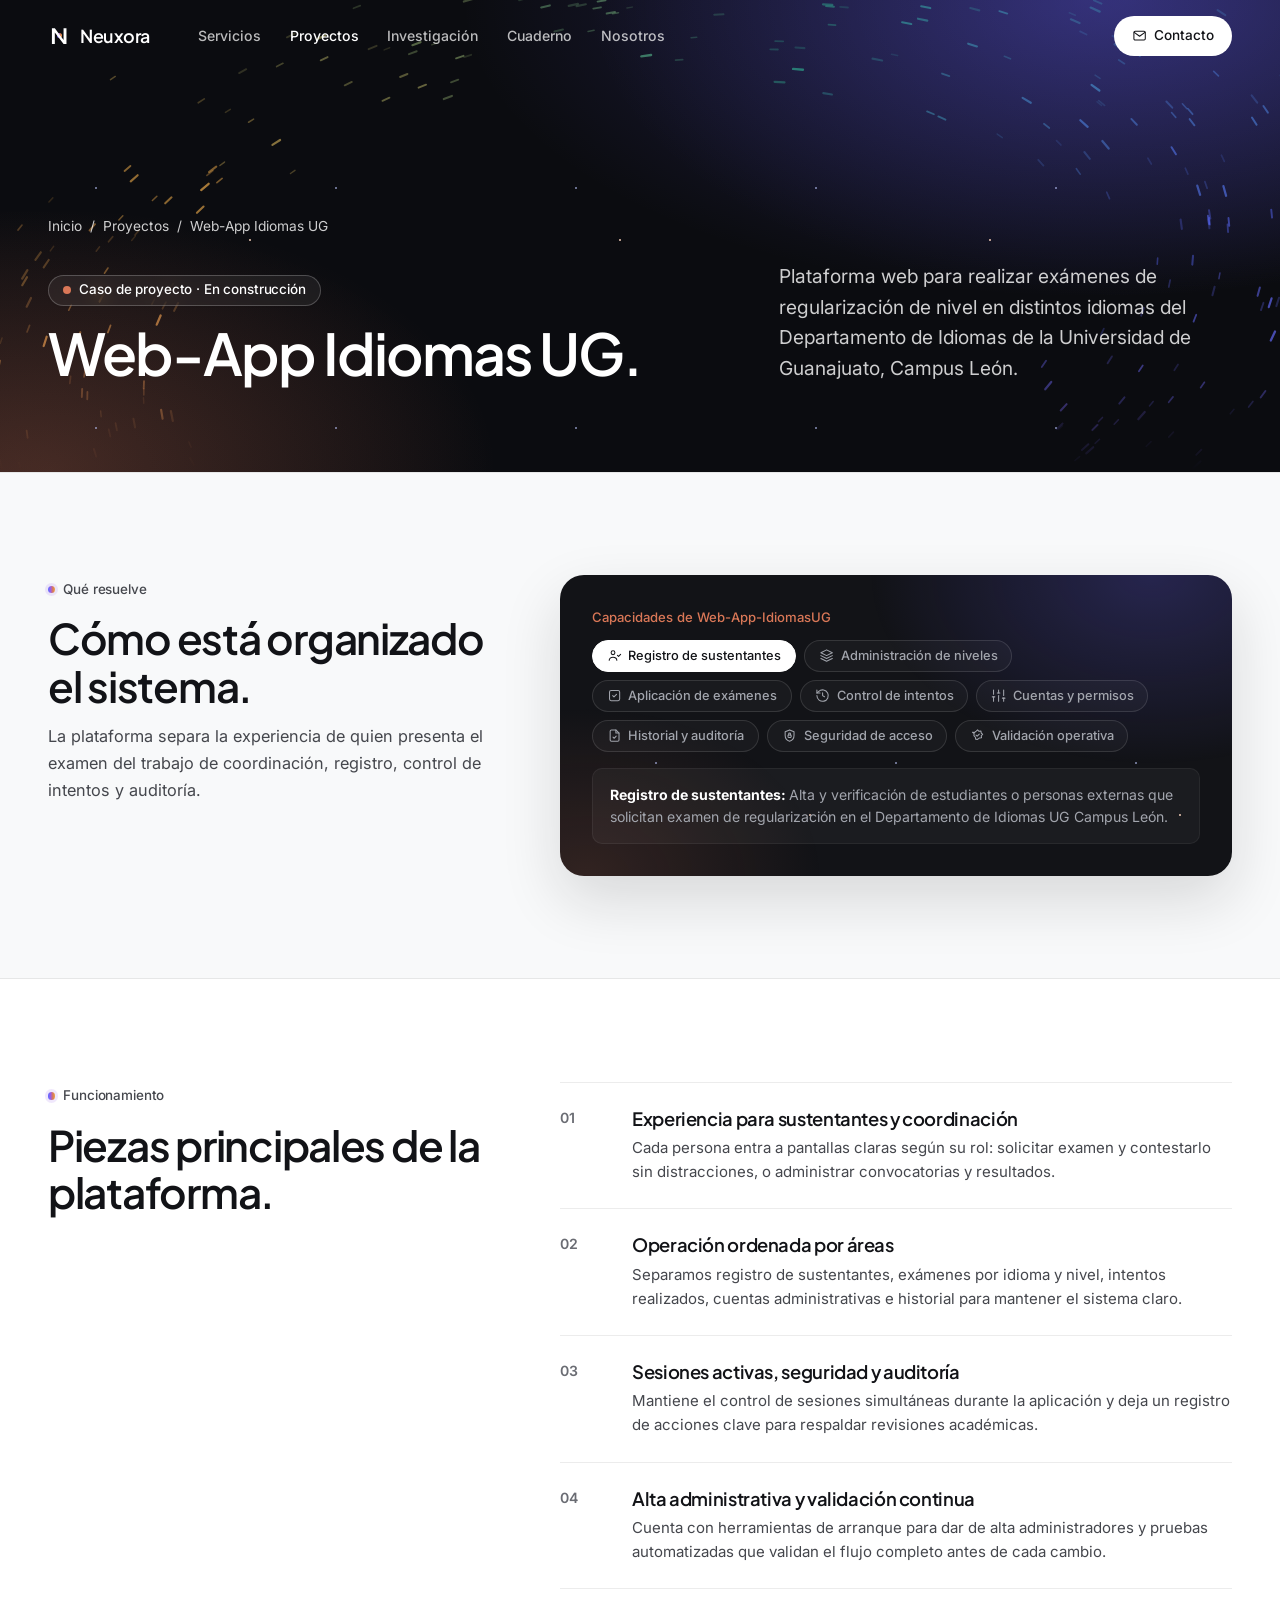
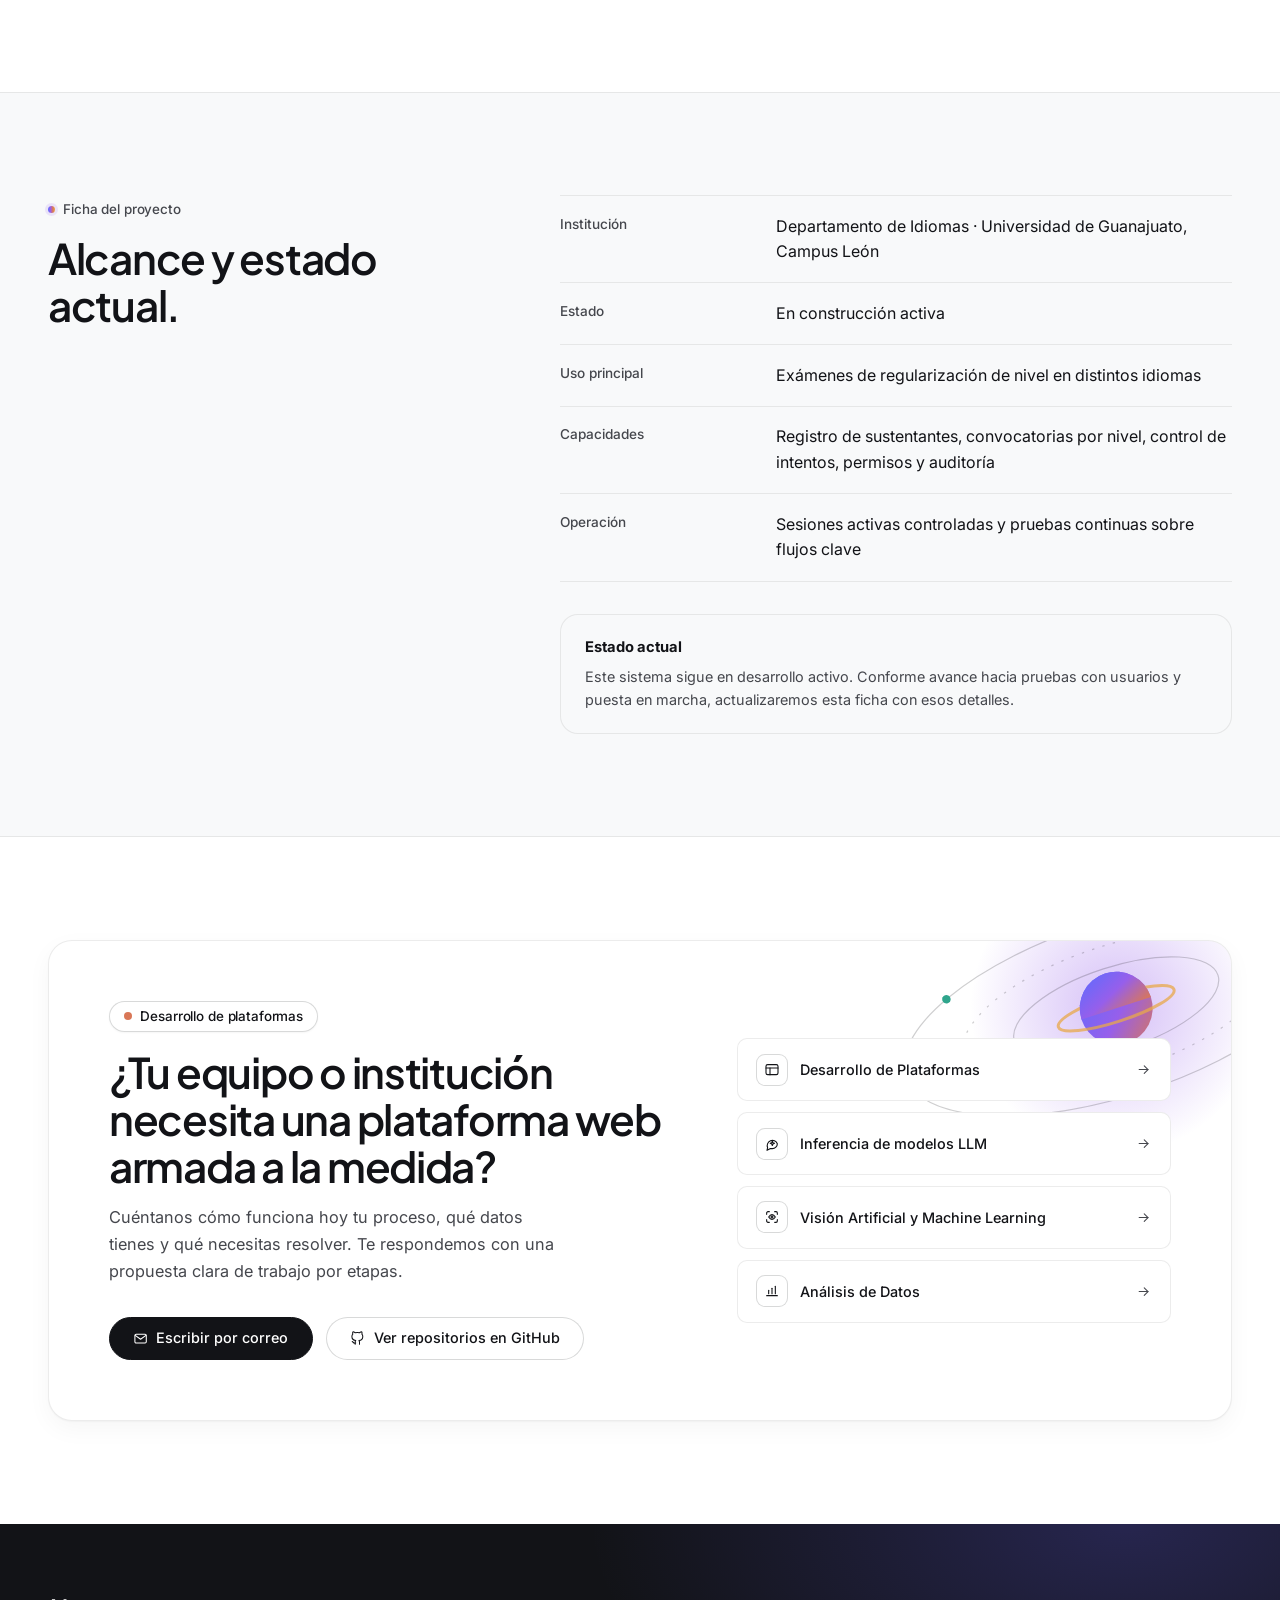
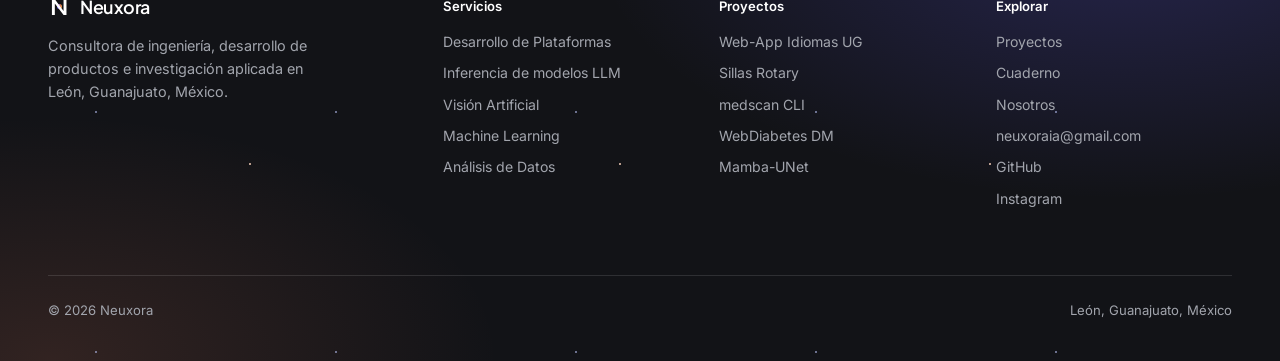
<file: proyecto-idiomas-ug.html>
<!doctype html>
<html lang="es-MX">
<head>
  <meta charset="utf-8">
  <meta name="viewport" content="width=device-width, initial-scale=1">
  <title>Web-App Idiomas UG | Neuxora</title>
  <meta name="description" content="Plataforma web para exámenes de regularización de idiomas del Departamento de Idiomas de la Universidad de Guanajuato, Campus León.">
  <meta name="theme-color" content="#ffffff">
  <meta name="robots" content="index, follow">
  <link rel="canonical" href="https://neuxoraai.github.io/.github.io/proyecto-idiomas-ug.html">
  <meta property="og:site_name" content="Neuxora">
  <meta property="og:title" content="Web-App Idiomas UG | Neuxora">
  <meta property="og:description" content="Plataforma web para exámenes de regularización de idiomas del Departamento de Idiomas de la Universidad de Guanajuato, Campus León.">
  <meta property="og:type" content="article">
  <meta property="og:url" content="https://neuxoraai.github.io/.github.io/proyecto-idiomas-ug.html">
  <meta property="og:image" content="https://neuxoraai.github.io/.github.io/assets/og-image.svg">
  <meta property="og:locale" content="es_MX">
  <meta name="twitter:card" content="summary_large_image">
  <meta name="twitter:title" content="Web-App Idiomas UG | Neuxora">
  <meta name="twitter:description" content="Plataforma web para exámenes de regularización de idiomas del Departamento de Idiomas de la Universidad de Guanajuato, Campus León.">
  <meta name="twitter:image" content="https://neuxoraai.github.io/.github.io/assets/og-image.svg">
  <link rel="icon" href="assets/logo-n.svg" type="image/svg+xml">
  <link rel="preconnect" href="https://fonts.googleapis.com">
  <link rel="preconnect" href="https://fonts.gstatic.com" crossorigin>
  <link href="https://fonts.googleapis.com/css2?family=Inter:wght@400;500;600&amp;family=JetBrains+Mono:wght@400;500&amp;family=Plus+Jakarta+Sans:wght@500;600;700&amp;display=swap" rel="stylesheet">
  <link rel="stylesheet" href="assets/neuxora.css">
  <script type="application/ld+json">
{
  "@context": "https://schema.org",
  "@type": "ProfessionalService",
  "name": "Neuxora",
  "url": "https://neuxoraai.github.io/.github.io/",
  "description": "Consultora mexicana de ingeniería y desarrollo de software: plataformas web, inferencia de modelos LLM, visión artificial, machine learning y análisis de datos.",
  "email": "neuxoraia@gmail.com",
  "address": {
    "@type": "PostalAddress",
    "addressLocality": "León",
    "addressRegion": "Guanajuato",
    "addressCountry": "MX"
  },
  "sameAs": [
    "https://github.com/NeuxoraAI",
    "https://www.instagram.com/neuxora_ia/"
  ]
}
  </script>
  <script defer src="assets/nav.js"></script>
</head>
<body>
  <a class="skip-link" href="#main">Saltar al contenido</a>
  <nav id="nav" aria-label="Navegación principal">
    <div class="nav-inner">
      <a class="brand-mark" href="index.html" aria-label="Neuxora, inicio">
        <svg viewBox="0 0 40 40" aria-hidden="true"><path fill="currentColor" d="M7 6h5.2l15.6 20.6V6H33v28h-5.2L12.2 13.4V34H7z"/></svg>
        <span class="brand-wordmark">Neuxora</span>
      </a>
      <div class="nav-links">
        <a class="nav-link" href="index.html#servicios">Servicios</a><a class="nav-link" href="proyectos.html" aria-current="page">Proyectos</a><a class="nav-link" href="investigacion.html">Investigación</a><a class="nav-link" href="noticias.html">Cuaderno</a><a class="nav-link" href="neuxora.html">Nosotros</a>
        <a class="nav-cta" href="mailto:neuxoraia@gmail.com?subject=Contacto%20Neuxora"><svg class="ui-icon ui-icon--sm" viewBox="0 0 24 24" fill="none" stroke="currentColor" stroke-width="1.65" stroke-linecap="round" stroke-linejoin="round" aria-hidden="true"><rect x="3" y="5" width="18" height="14" rx="2"/><path d="m3.5 7 8.5 6 8.5-6"/></svg><span>Contacto</span></a>
      </div>
      <button class="nav-toggle" type="button" aria-label="Abrir menú" aria-expanded="false" aria-controls="mobile-menu">
        <span class="nav-toggle-bars" aria-hidden="true"><span></span><span></span></span>
      </button>
    </div>
  </nav>
  <aside class="mobile-menu" id="mobile-menu" aria-hidden="true" aria-label="Menú móvil">
    <nav class="mobile-menu-list">
      <a class="mobile-menu-link" href="index.html#servicios">Servicios</a><a class="mobile-menu-link" href="proyectos.html" aria-current="page">Proyectos</a><a class="mobile-menu-link" href="investigacion.html">Investigación</a><a class="mobile-menu-link" href="noticias.html">Cuaderno</a><a class="mobile-menu-link" href="neuxora.html">Nosotros</a>
      <a class="mobile-menu-link" href="mailto:neuxoraia@gmail.com?subject=Contacto%20Neuxora">Contacto</a>
    </nav>
    <div class="mobile-menu-meta">
      <span class="meta-line"><svg class="ui-icon ui-icon--sm" viewBox="0 0 24 24" fill="none" stroke="currentColor" stroke-width="1.65" stroke-linecap="round" stroke-linejoin="round" aria-hidden="true"><path d="M12 21s-6-5.3-6-10a6 6 0 1 1 12 0c0 4.7-6 10-6 10z"/><circle cx="12" cy="11" r="2"/></svg><span>León, Guanajuato, México</span></span>
      <span class="meta-line"><svg class="ui-icon ui-icon--sm" viewBox="0 0 24 24" fill="none" stroke="currentColor" stroke-width="1.65" stroke-linecap="round" stroke-linejoin="round" aria-hidden="true"><rect x="3" y="5" width="18" height="14" rx="2"/><path d="m3.5 7 8.5 6 8.5-6"/></svg><span>neuxoraia@gmail.com</span></span>
    </div>
  </aside>

  <main id="main">
    <header class="hero hero--dark">
      <canvas class="hero-canvas" data-antigravity-canvas aria-hidden="true"></canvas>
      <div class="container">
        <nav class="breadcrumb" aria-label="Ruta de navegación">
          <a href="index.html">Inicio</a>
          <span aria-hidden="true">/</span>
          <a href="proyectos.html">Proyectos</a>
          <span aria-hidden="true">/</span>
          <span>Web-App Idiomas UG</span>
        </nav>
        <div class="hero-header-split">
          <div>
            <span class="hero-kicker"><span class="kicker-dot" aria-hidden="true"></span>Caso de proyecto · En construcción</span>
            <h1 class="page-title">Web-App Idiomas UG.</h1>
          </div>
          <p class="hero-lede">Plataforma web para realizar exámenes de regularización de nivel en distintos idiomas del Departamento de Idiomas de la Universidad de Guanajuato, Campus León.</p>
        </div>
      </div>
    </header>

    <section class="section section-subtle" aria-labelledby="idiomas-arch">
      <div class="container split-grid">
        <div>
          <span class="eyebrow">Qué resuelve</span>
          <h2 class="section-title" id="idiomas-arch">Cómo está organizado el sistema.</h2>
          <p class="section-intro">La plataforma separa la experiencia de quien presenta el examen del trabajo de coordinación, registro, control de intentos y auditoría.</p>
        </div>
        <div class="showcase" data-arch-inspector>
          <span class="showcase-label">Capacidades de Web-App-IdiomasUG</span>
          <div class="arch-nodes" style="margin-top:0.75rem">
            <button type="button" class="arch-node is-active" data-arch-node aria-pressed="true" data-node-icon="sustentantes" data-node-title="Registro de sustentantes" data-node-desc="Alta y verificación de estudiantes o personas externas que solicitan examen de regularización en el Departamento de Idiomas UG Campus León."><svg class="ui-icon ui-icon--sm" viewBox="0 0 24 24" fill="none" stroke="currentColor" stroke-width="1.65" stroke-linecap="round" stroke-linejoin="round" aria-hidden="true"><circle cx="9.5" cy="7.5" r="3"/><path d="M3.5 19.5c0-3 2.5-5 6-5s6 2 6 5"/><path d="m16.5 11.5 1.8 1.8 3.2-3.3"/></svg><span>Registro de sustentantes</span></button><button type="button" class="arch-node" data-arch-node aria-pressed="false" data-node-icon="examenes" data-node-title="Administración de niveles" data-node-desc="Configuración y consulta de exámenes de regularización organizados por idioma, nivel y convocatoria activa."><svg class="ui-icon ui-icon--sm" viewBox="0 0 24 24" fill="none" stroke="currentColor" stroke-width="1.65" stroke-linecap="round" stroke-linejoin="round" aria-hidden="true"><path d="m12 3 9 4.5-9 4.5-9-4.5z"/><path d="m3 12 9 4.5 9-4.5"/><path d="m3 16.5 9 4.5 9-4.5"/></svg><span>Administración de niveles</span></button><button type="button" class="arch-node" data-arch-node aria-pressed="false" data-node-icon="aplicacion" data-node-title="Aplicación de exámenes" data-node-desc="Experiencia clara y sin distracciones para que cada persona presente su examen desde computadora o celular."><svg class="ui-icon ui-icon--sm" viewBox="0 0 24 24" fill="none" stroke="currentColor" stroke-width="1.65" stroke-linecap="round" stroke-linejoin="round" aria-hidden="true"><rect x="4" y="4" width="16" height="16" rx="2.5"/><path d="m9 12 2 2 4-4"/></svg><span>Aplicación de exámenes</span></button><button type="button" class="arch-node" data-arch-node aria-pressed="false" data-node-icon="intentos" data-node-title="Control de intentos" data-node-desc="Seguimiento preciso de cada intento realizado, tiempos de sesión y estado del examen para evitar duplicados."><svg class="ui-icon ui-icon--sm" viewBox="0 0 24 24" fill="none" stroke="currentColor" stroke-width="1.65" stroke-linecap="round" stroke-linejoin="round" aria-hidden="true"><path d="M3 12a9 9 0 1 0 3-6.7L3 8"/><path d="M3 3v5h5"/><path d="M12 7.5v4.5l3 1.8"/></svg><span>Control de intentos</span></button><button type="button" class="arch-node" data-arch-node aria-pressed="false" data-node-icon="administracion" data-node-title="Cuentas y permisos" data-node-desc="Acceso diferenciado entre coordinación, personal administrativo y sustentantes, con alta controlada de administradores."><svg class="ui-icon ui-icon--sm" viewBox="0 0 24 24" fill="none" stroke="currentColor" stroke-width="1.65" stroke-linecap="round" stroke-linejoin="round" aria-hidden="true"><path d="M4 21v-7"/><path d="M4 10V3"/><path d="M12 21v-9"/><path d="M12 8V3"/><path d="M20 21v-5"/><path d="M20 12V3"/><path d="M2 14h4"/><path d="M10 8h4"/><path d="M18 16h4"/></svg><span>Cuentas y permisos</span></button><button type="button" class="arch-node" data-arch-node aria-pressed="false" data-node-icon="auditoria" data-node-title="Historial y auditoría" data-node-desc="Registro automático de acciones clave dentro de la plataforma para respaldar revisiones y aclaraciones."><svg class="ui-icon ui-icon--sm" viewBox="0 0 24 24" fill="none" stroke="currentColor" stroke-width="1.65" stroke-linecap="round" stroke-linejoin="round" aria-hidden="true"><path d="M14 3H7a2 2 0 0 0-2 2v14a2 2 0 0 0 2 2h10a2 2 0 0 0 2-2V8z"/><path d="M14 3v5h5"/><path d="m9.5 14.5 1.8 1.8 3.2-3.6"/></svg><span>Historial y auditoría</span></button><button type="button" class="arch-node" data-arch-node aria-pressed="false" data-node-icon="seguridad" data-node-title="Seguridad de acceso" data-node-desc="Resguardo de credenciales y manejo ágil de sesiones activas para soportar varios usuarios al mismo tiempo."><svg class="ui-icon ui-icon--sm" viewBox="0 0 24 24" fill="none" stroke="currentColor" stroke-width="1.65" stroke-linecap="round" stroke-linejoin="round" aria-hidden="true"><path d="M12 3 5 6v6c0 4.5 3 7.8 7 9 4-1.2 7-4.5 7-9V6z"/><rect x="9.5" y="11" width="5" height="4" rx="1"/><path d="M10.5 11V9.5a1.5 1.5 0 0 1 3 0V11"/></svg><span>Seguridad de acceso</span></button><button type="button" class="arch-node" data-arch-node aria-pressed="false" data-node-icon="calidad" data-node-title="Validación operativa" data-node-desc="Pruebas continuas sobre registro, examen e historial para detectar fallas antes de liberar cualquier cambio."><svg class="ui-icon ui-icon--sm" viewBox="0 0 24 24" fill="none" stroke="currentColor" stroke-width="1.65" stroke-linecap="round" stroke-linejoin="round" aria-hidden="true"><path d="M12 3l2.2 2.2 3.1-.4.4 3.1L20 10l-2.2 2.2.4 3.1-3.1.4L12 18l-3.1-.3-.4-3.1L6.2 12l.4-3.1L4 6.7l3.1.4L9.8 5z"/><path d="m9.5 11.2 1.8 1.8 3.4-3.5"/></svg><span>Validación operativa</span></button>
          </div>
          <div class="arch-detail" data-arch-detail aria-live="polite">
            <strong>Registro de sustentantes: </strong>Alta y verificación de estudiantes o personas externas que solicitan examen de regularización en el Departamento de Idiomas UG Campus León.
          </div>
        </div>
      </div>
    </section>

    <section class="section" aria-labelledby="idiomas-capas">
      <div class="container split-grid">
        <div>
          <span class="eyebrow">Funcionamiento</span>
          <h2 class="section-title" id="idiomas-capas">Piezas principales de la plataforma.</h2>
        </div>
        <ol class="principles-list reveal">
          <li>
            <span class="num">01</span>
            <div>
              <h3>Experiencia para sustentantes y coordinación</h3>
              <p>Cada persona entra a pantallas claras según su rol: solicitar examen y contestarlo sin distracciones, o administrar convocatorias y resultados.</p>
            </div>
          </li>
          <li>
            <span class="num">02</span>
            <div>
              <h3>Operación ordenada por áreas</h3>
              <p>Separamos registro de sustentantes, exámenes por idioma y nivel, intentos realizados, cuentas administrativas e historial para mantener el sistema claro.</p>
            </div>
          </li>
          <li>
            <span class="num">03</span>
            <div>
              <h3>Sesiones activas, seguridad y auditoría</h3>
              <p>Mantiene el control de sesiones simultáneas durante la aplicación y deja un registro de acciones clave para respaldar revisiones académicas.</p>
            </div>
          </li>
          <li>
            <span class="num">04</span>
            <div>
              <h3>Alta administrativa y validación continua</h3>
              <p>Cuenta con herramientas de arranque para dar de alta administradores y pruebas automatizadas que validan el flujo completo antes de cada cambio.</p>
            </div>
          </li>
        </ol>
      </div>
    </section>

    <section class="section section-subtle" aria-labelledby="idiomas-ficha">
      <div class="container split-grid">
        <div>
          <span class="eyebrow">Ficha del proyecto</span>
          <h2 class="section-title" id="idiomas-ficha">Alcance y estado actual.</h2>
        </div>
        <div>
          <dl class="spec-list">
            <div class="spec-row"><dt>Institución</dt><dd>Departamento de Idiomas · Universidad de Guanajuato, Campus León</dd></div>
            <div class="spec-row"><dt>Estado</dt><dd>En construcción activa</dd></div>
            <div class="spec-row"><dt>Uso principal</dt><dd>Exámenes de regularización de nivel en distintos idiomas</dd></div>
            <div class="spec-row"><dt>Capacidades</dt><dd>Registro de sustentantes, convocatorias por nivel, control de intentos, permisos y auditoría</dd></div>
            <div class="spec-row"><dt>Operación</dt><dd>Sesiones activas controladas y pruebas continuas sobre flujos clave</dd></div>
          </dl>
          <div class="callout" style="margin-top:2rem">
            <strong>Estado actual</strong>
            <p>Este sistema sigue en desarrollo activo. Conforme avance hacia pruebas con usuarios y puesta en marcha, actualizaremos esta ficha con esos detalles.</p>
          </div>
        </div>
      </div>
    </section>

    <section class="section" aria-labelledby="cta-conversion">
      <div class="container">
        <div class="cta-panel reveal" data-spotlight-card>
          <svg class="orbit-art" viewBox="-200 -200 400 400" aria-hidden="true" focusable="false"><defs><linearGradient id="orbit-cta-planet" x1="0" y1="0" x2="1" y2="1"><stop offset="0" stop-color="#5b6cff"/><stop offset="0.55" stop-color="#965feb"/><stop offset="1" stop-color="#d97757"/></linearGradient><radialGradient id="orbit-cta-glow"><stop offset="0" stop-color="#965feb" stop-opacity="0.4"/><stop offset="1" stop-color="#965feb" stop-opacity="0"/></radialGradient></defs><circle r="120" fill="url(#orbit-cta-glow)"/><g transform="rotate(-18)"><ellipse rx="88" ry="34" fill="none" stroke="currentColor" stroke-opacity="0.2" stroke-dasharray="none"/><circle r="4" fill="#e8a84a"><animateMotion dur="16s" begin="-3s" repeatCount="indefinite" path="M88,0 A88,34 0 1,1 -88,0 A88,34 0 1,1 88,0"/></circle><ellipse rx="132" ry="52" fill="none" stroke="currentColor" stroke-opacity="0.2" stroke-dasharray="2 7"/><circle r="6" fill="#5b6cff"><animateMotion dur="26s" begin="-11s" repeatCount="indefinite" path="M132,0 A132,52 0 1,1 -132,0 A132,52 0 1,1 132,0"/></circle><ellipse rx="182" ry="72" fill="none" stroke="currentColor" stroke-opacity="0.2" stroke-dasharray="none"/><circle r="3.5" fill="#2fa58c"><animateMotion dur="40s" begin="-22s" repeatCount="indefinite" path="M182,0 A182,72 0 1,1 -182,0 A182,72 0 1,1 182,0"/></circle><g class="orbit-planet"><circle r="30" fill="url(#orbit-cta-planet)"/><ellipse rx="50" ry="11" fill="none" stroke="#e8a84a" stroke-opacity="0.75" stroke-width="2.5"/><path d="M-30,0 A30,30 0 0,1 30,0 Z" fill="url(#orbit-cta-planet)"/></g></g></svg>
          <div>
            <span class="eyebrow"><span class="kicker-dot" aria-hidden="true"></span>Desarrollo de plataformas</span>
            <h2 class="section-title" id="cta-conversion">¿Tu equipo o institución necesita una plataforma web armada a la medida?</h2>
            <p class="section-intro">Cuéntanos cómo funciona hoy tu proceso, qué datos tienes y qué necesitas resolver. Te respondemos con una propuesta clara de trabajo por etapas.</p>
            <div class="hero-actions">
              <a class="btn btn-primary" href="mailto:neuxoraia@gmail.com?subject=Platicar%20sobre%20un%20proyecto"><svg class="ui-icon ui-icon--sm" viewBox="0 0 24 24" fill="none" stroke="currentColor" stroke-width="1.65" stroke-linecap="round" stroke-linejoin="round" aria-hidden="true"><rect x="3" y="5" width="18" height="14" rx="2"/><path d="m3.5 7 8.5 6 8.5-6"/></svg><span>Escribir por correo</span></a>
              <a class="btn btn-secondary" href="https://github.com/NeuxoraAI" target="_blank" rel="noopener noreferrer"><svg class="ui-icon ui-icon--sm" viewBox="0 0 24 24" fill="none" stroke="currentColor" stroke-width="1.65" stroke-linecap="round" stroke-linejoin="round" aria-hidden="true"><path d="M9 19c-4 1.2-4-2-5.5-2.5"/><path d="M15 21v-3.5a3 3 0 0 0-.9-2.4c3-.3 6.1-1.5 6.1-6.6a5.2 5.2 0 0 0-1.4-3.6 4.8 4.8 0 0 0-.1-3.5s-1.1-.4-3.7 1.4a12.8 12.8 0 0 0-6.8 0C5.6 1 4.5 1.4 4.5 1.4a4.8 4.8 0 0 0-.1 3.5A5.2 5.2 0 0 0 3 8.5c0 5.1 3.1 6.3 6.1 6.6a3 3 0 0 0-.9 2.4V21"/></svg><span>Ver repositorios en GitHub</span></a>
            </div>
          </div>
          <div class="cta-quick-links" aria-label="Consultas por especialidad">
            <a class="cta-option" href="mailto:neuxoraia@gmail.com?subject=Consulta%20-%20Desarrollo%20de%20Plataforma">
              <span class="cta-option-label"><span class="icon-badge icon-badge--sm"><svg class="ui-icon" viewBox="0 0 24 24" fill="none" stroke="currentColor" stroke-width="1.65" stroke-linecap="round" stroke-linejoin="round" aria-hidden="true"><rect x="3" y="4" width="18" height="15" rx="2.5"/><path d="M3 9h18"/><path d="M9 9v10"/></svg></span><span>Desarrollo de Plataformas</span></span>
              <span class="cta-option-arrow" aria-hidden="true"><svg class="ui-icon ui-icon--sm" viewBox="0 0 24 24" fill="none" stroke="currentColor" stroke-width="1.65" stroke-linecap="round" stroke-linejoin="round" aria-hidden="true"><path d="M5 12h14"/><path d="m13 6 6 6-6 6"/></svg></span>
            </a>
            <a class="cta-option" href="mailto:neuxoraia@gmail.com?subject=Consulta%20-%20Inferencia%20de%20modelos%20LLM">
              <span class="cta-option-label"><span class="icon-badge icon-badge--sm"><svg class="ui-icon" viewBox="0 0 24 24" fill="none" stroke="currentColor" stroke-width="1.65" stroke-linecap="round" stroke-linejoin="round" aria-hidden="true"><path d="M20 11.5a7.5 7.5 0 0 1-7.5 7.5H9l-4.5 2.5.9-4A7.5 7.5 0 1 1 20 11.5z"/><path d="M12.5 7.8l.9 2.3 2.3.9-2.3.9-.9 2.3-.9-2.3-2.3-.9 2.3-.9z"/></svg></span><span>Inferencia de modelos LLM</span></span>
              <span class="cta-option-arrow" aria-hidden="true"><svg class="ui-icon ui-icon--sm" viewBox="0 0 24 24" fill="none" stroke="currentColor" stroke-width="1.65" stroke-linecap="round" stroke-linejoin="round" aria-hidden="true"><path d="M5 12h14"/><path d="m13 6 6 6-6 6"/></svg></span>
            </a>
            <a class="cta-option" href="mailto:neuxoraia@gmail.com?subject=Consulta%20-%20Visi%C3%B3n%20Artificial%20y%20ML">
              <span class="cta-option-label"><span class="icon-badge icon-badge--sm"><svg class="ui-icon" viewBox="0 0 24 24" fill="none" stroke="currentColor" stroke-width="1.65" stroke-linecap="round" stroke-linejoin="round" aria-hidden="true"><path d="M4 8V6a2 2 0 0 1 2-2h2"/><path d="M16 4h2a2 2 0 0 1 2 2v2"/><path d="M20 16v2a2 2 0 0 1-2 2h-2"/><path d="M8 20H6a2 2 0 0 1-2-2v-2"/><path d="M7 12s2.2-3.5 5-3.5 5 3.5 5 3.5-2.2 3.5-5 3.5-5-3.5-5-3.5Z"/><circle cx="12" cy="12" r="1.4"/></svg></span><span>Visión Artificial y Machine Learning</span></span>
              <span class="cta-option-arrow" aria-hidden="true"><svg class="ui-icon ui-icon--sm" viewBox="0 0 24 24" fill="none" stroke="currentColor" stroke-width="1.65" stroke-linecap="round" stroke-linejoin="round" aria-hidden="true"><path d="M5 12h14"/><path d="m13 6 6 6-6 6"/></svg></span>
            </a>
            <a class="cta-option" href="mailto:neuxoraia@gmail.com?subject=Consulta%20-%20An%C3%A1lisis%20de%20Datos">
              <span class="cta-option-label"><span class="icon-badge icon-badge--sm"><svg class="ui-icon" viewBox="0 0 24 24" fill="none" stroke="currentColor" stroke-width="1.65" stroke-linecap="round" stroke-linejoin="round" aria-hidden="true"><path d="M4 19h16"/><path d="M7 16v-5"/><path d="M12 16V8"/><path d="M17 16V5"/></svg></span><span>Análisis de Datos</span></span>
              <span class="cta-option-arrow" aria-hidden="true"><svg class="ui-icon ui-icon--sm" viewBox="0 0 24 24" fill="none" stroke="currentColor" stroke-width="1.65" stroke-linecap="round" stroke-linejoin="round" aria-hidden="true"><path d="M5 12h14"/><path d="m13 6 6 6-6 6"/></svg></span>
            </a>
          </div>
        </div>
      </div>
    </section>
  </main>

  <footer class="footer">
    <div class="container">
      <div class="footer-grid">
        <div>
          <a class="brand-mark" href="index.html">
            <svg viewBox="0 0 40 40" aria-hidden="true"><path fill="currentColor" d="M7 6h5.2l15.6 20.6V6H33v28h-5.2L12.2 13.4V34H7z"/></svg>
            <span class="brand-wordmark">Neuxora</span>
          </a>
          <p class="footer-tagline">Consultora de ingeniería, desarrollo de productos e investigación aplicada en León, Guanajuato, México.</p>
        </div>
        <div>
          <span class="footer-label">Servicios</span>
          <a class="footer-link" href="index.html#servicios">Desarrollo de Plataformas</a>
          <a class="footer-link" href="index.html#servicios">Inferencia de modelos LLM</a>
          <a class="footer-link" href="index.html#servicios">Visión Artificial</a>
          <a class="footer-link" href="index.html#servicios">Machine Learning</a>
          <a class="footer-link" href="index.html#servicios">Análisis de Datos</a>
        </div>
        <div>
          <span class="footer-label">Proyectos</span>
          <a class="footer-link" href="proyecto-idiomas-ug.html">Web-App Idiomas UG</a>
          <a class="footer-link" href="proyecto-sillas-rotary.html">Sillas Rotary</a>
          <a class="footer-link" href="proyectos.html#medscan">medscan CLI</a>
          <a class="footer-link" href="proyectos.html#webdiabetes">WebDiabetes DM</a>
          <a class="footer-link" href="investigacion.html#mamba">Mamba-UNet</a>
        </div>
        <div>
          <span class="footer-label">Explorar</span>
          <a class="footer-link" href="proyectos.html">Proyectos</a>
          <a class="footer-link" href="noticias.html">Cuaderno</a>
          <a class="footer-link" href="neuxora.html">Nosotros</a>
          <a class="footer-link" href="mailto:neuxoraia@gmail.com">neuxoraia@gmail.com</a>
          <a class="footer-link" href="https://github.com/NeuxoraAI" target="_blank" rel="noopener noreferrer">GitHub</a>
          <a class="footer-link" href="https://www.instagram.com/neuxora_ia/" target="_blank" rel="noopener noreferrer">Instagram</a>
        </div>
      </div>
      <div class="footer-bottom">
        <span>© <span id="year">2026</span> Neuxora</span>
        <span>León, Guanajuato, México</span>
      </div>
    </div>
  </footer>
  <dialog class="modal" id="contact-dialog" aria-labelledby="contact-dialog-title">
    <form method="dialog"><button class="modal-close" aria-label="Cerrar"><svg class="ui-icon" viewBox="0 0 24 24" fill="none" stroke="currentColor" stroke-width="1.65" stroke-linecap="round" stroke-linejoin="round" aria-hidden="true"><path d="M6 6l12 12"/><path d="M18 6L6 18"/></svg></button></form>
    <span class="eyebrow"><span class="kicker-dot" aria-hidden="true"></span>Contacto</span>
    <h2 class="modal-title" id="contact-dialog-title">Platiquemos sobre tu proyecto.</h2>
    <p class="modal-copy">Cuéntanos qué necesitas resolver y te respondemos con una propuesta clara de trabajo por etapas.</p>
    <div class="modal-actions">
      <a class="btn btn-primary" data-contact-mail href="mailto:neuxoraia@gmail.com"><svg class="ui-icon ui-icon--sm" viewBox="0 0 24 24" fill="none" stroke="currentColor" stroke-width="1.65" stroke-linecap="round" stroke-linejoin="round" aria-hidden="true"><rect x="3" y="5" width="18" height="14" rx="2"/><path d="m3.5 7 8.5 6 8.5-6"/></svg><span>Escribir por correo</span></a>
      <button type="button" class="btn btn-secondary" data-copy="neuxoraia@gmail.com"><span data-copy-label>Copiar neuxoraia@gmail.com</span></button>
    </div>
    <div class="modal-links">
      <a class="text-link" href="https://github.com/NeuxoraAI" target="_blank" rel="noopener noreferrer">GitHub</a>
      <a class="text-link" href="https://www.instagram.com/neuxora_ia/" target="_blank" rel="noopener noreferrer">Instagram</a>
      <span class="modal-meta">León, Guanajuato, México</span>
    </div>
  </dialog>
  <dialog class="modal modal--media" id="lightbox" aria-label="Foto ampliada">
    <form method="dialog"><button class="modal-close" aria-label="Cerrar"><svg class="ui-icon" viewBox="0 0 24 24" fill="none" stroke="currentColor" stroke-width="1.65" stroke-linecap="round" stroke-linejoin="round" aria-hidden="true"><path d="M6 6l12 12"/><path d="M18 6L6 18"/></svg></button></form>
    <img data-lightbox-img src="assets/logo-n.svg" alt="">
    <p class="modal-caption" data-lightbox-caption></p>
  </dialog>
  <a class="to-top" href="#main" aria-label="Volver arriba"><svg class="ui-icon" viewBox="0 0 24 24" fill="none" stroke="currentColor" stroke-width="1.65" stroke-linecap="round" stroke-linejoin="round" aria-hidden="true"><path d="M12 19V5"/><path d="M6 11l6-6 6 6"/></svg></a>
</body>
</html>
</file>
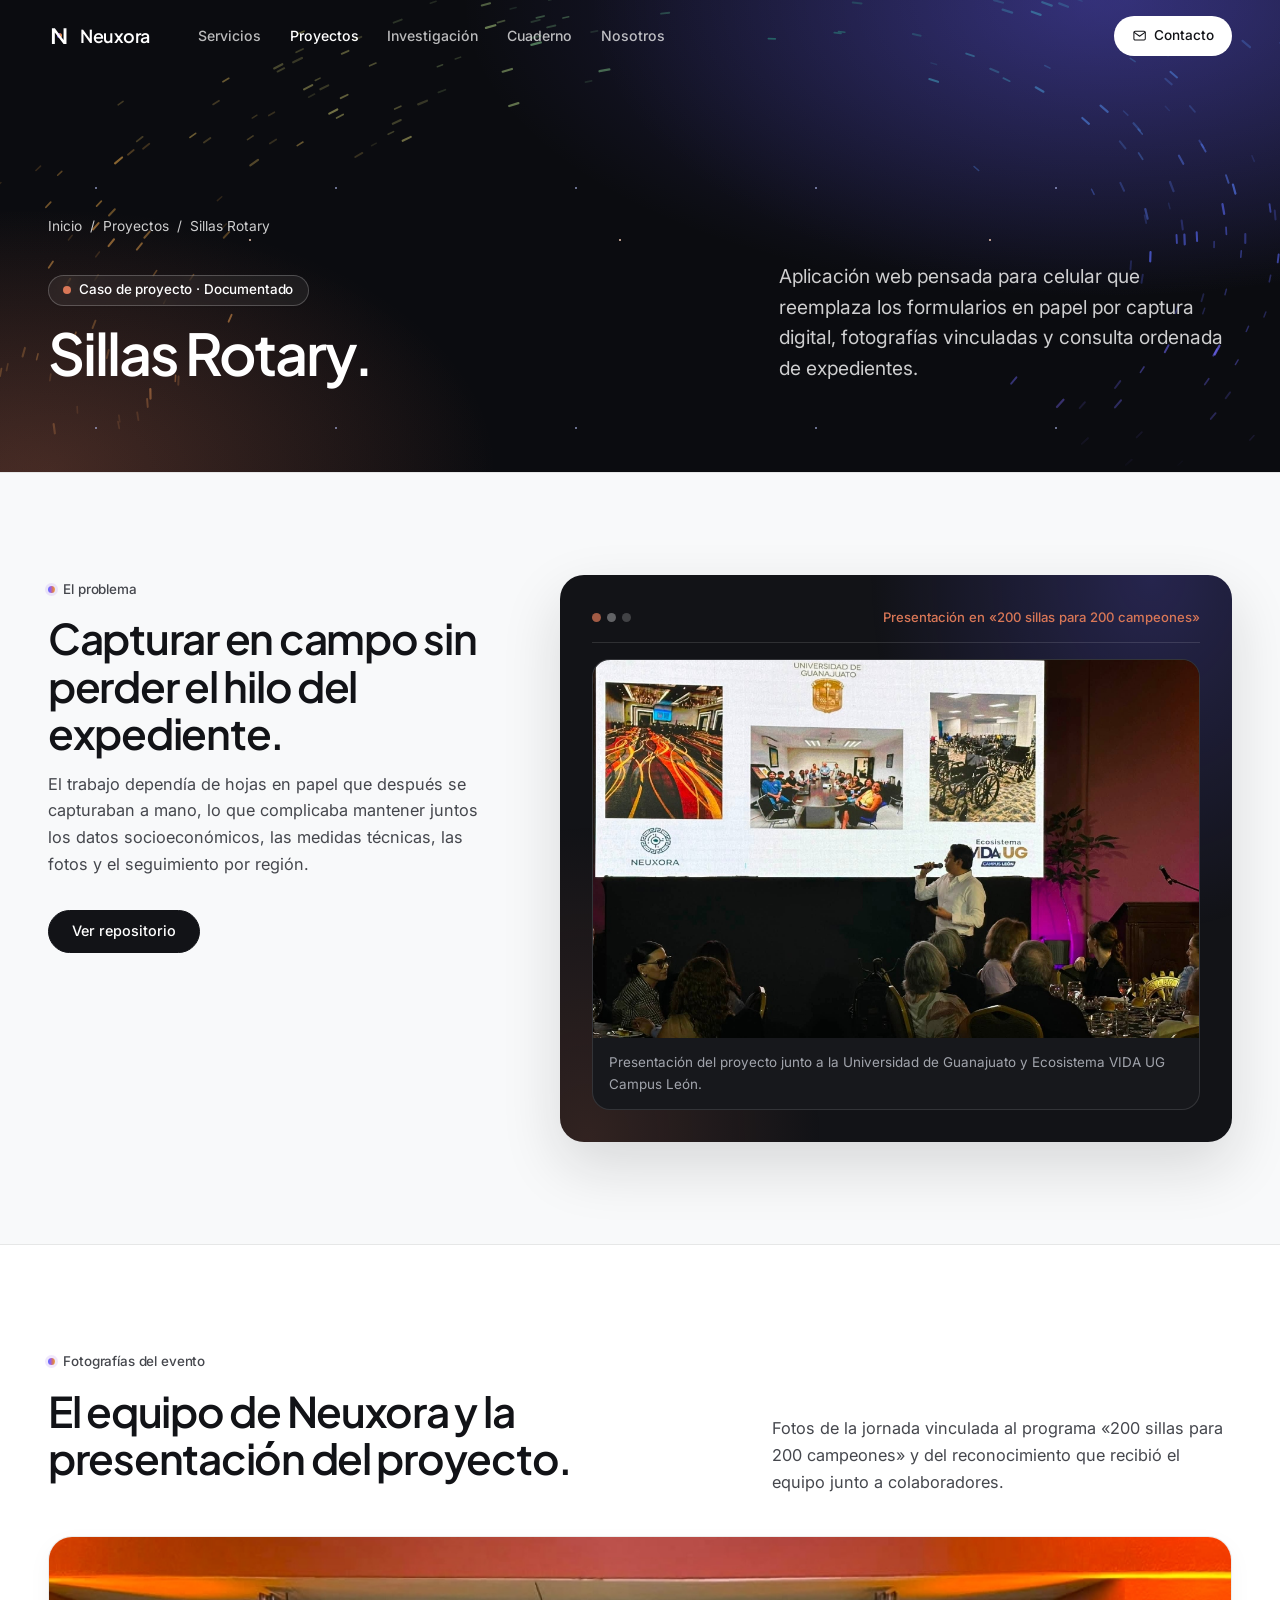
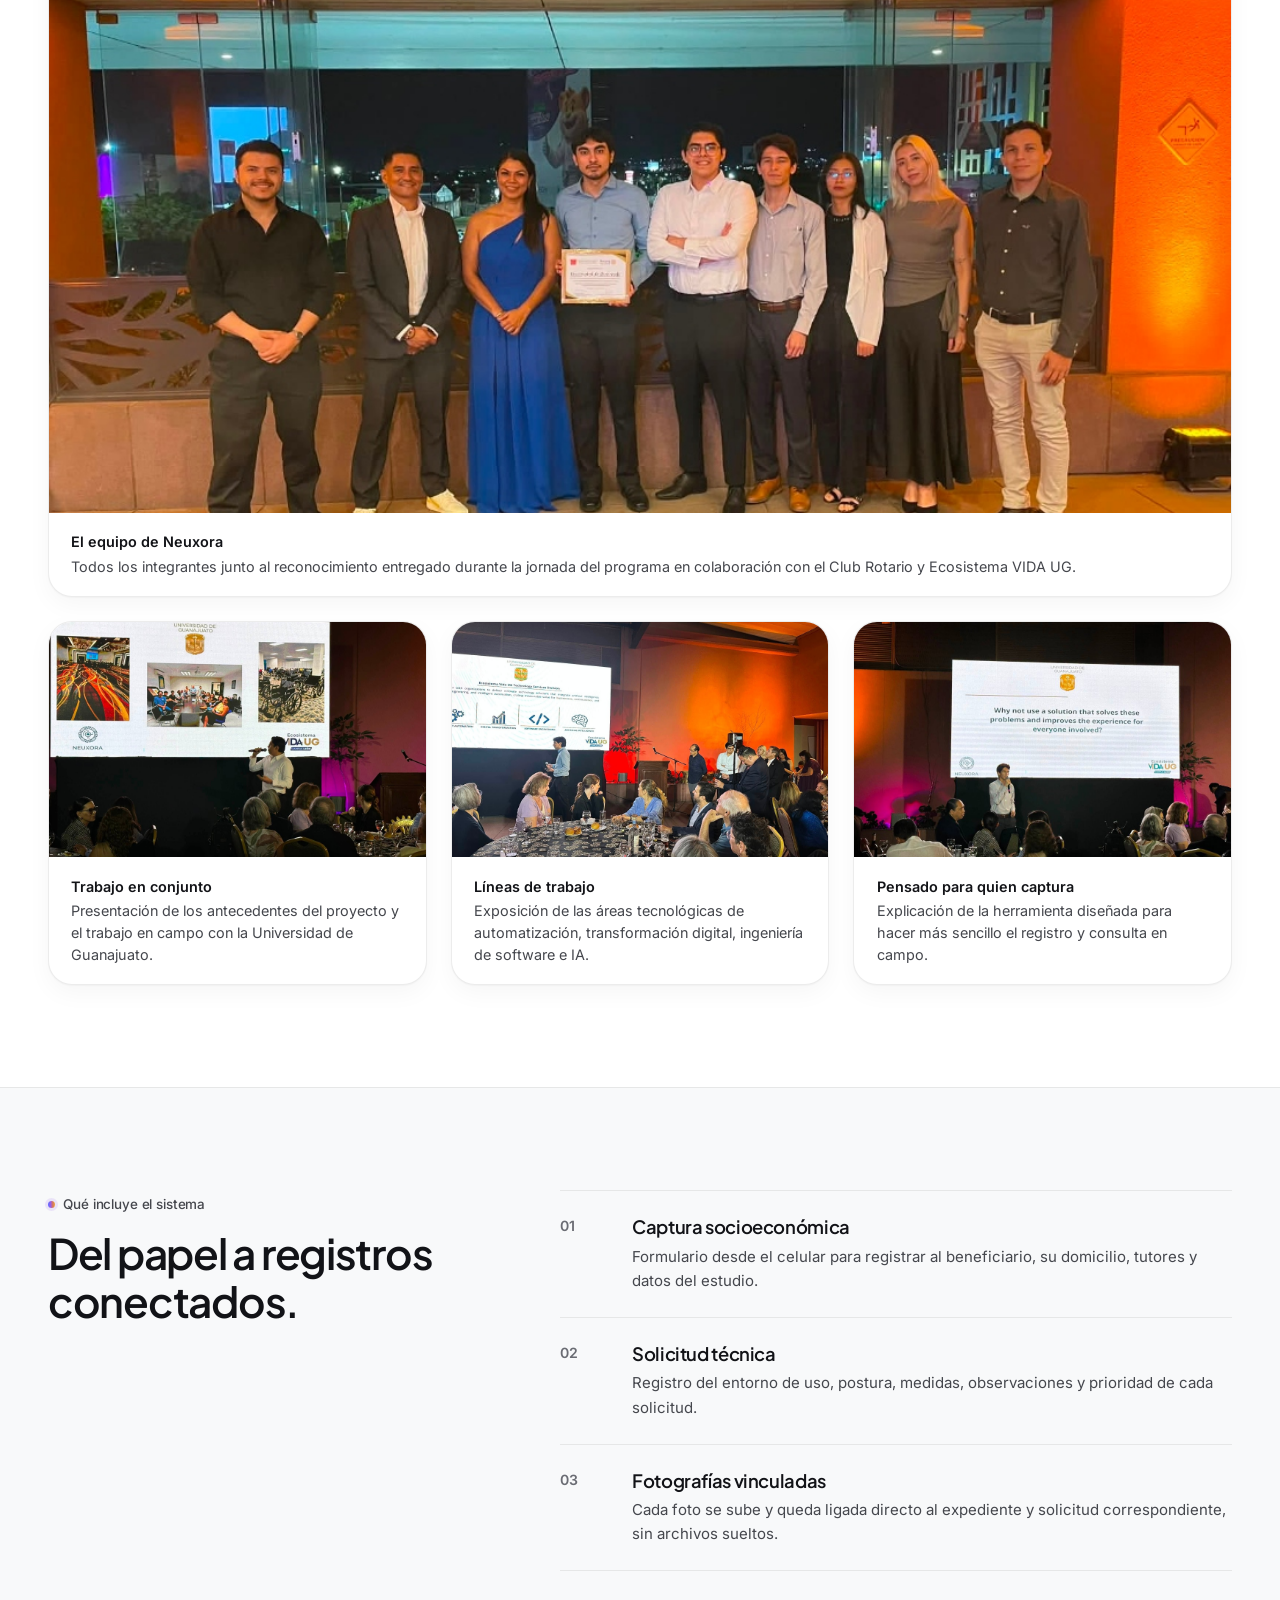
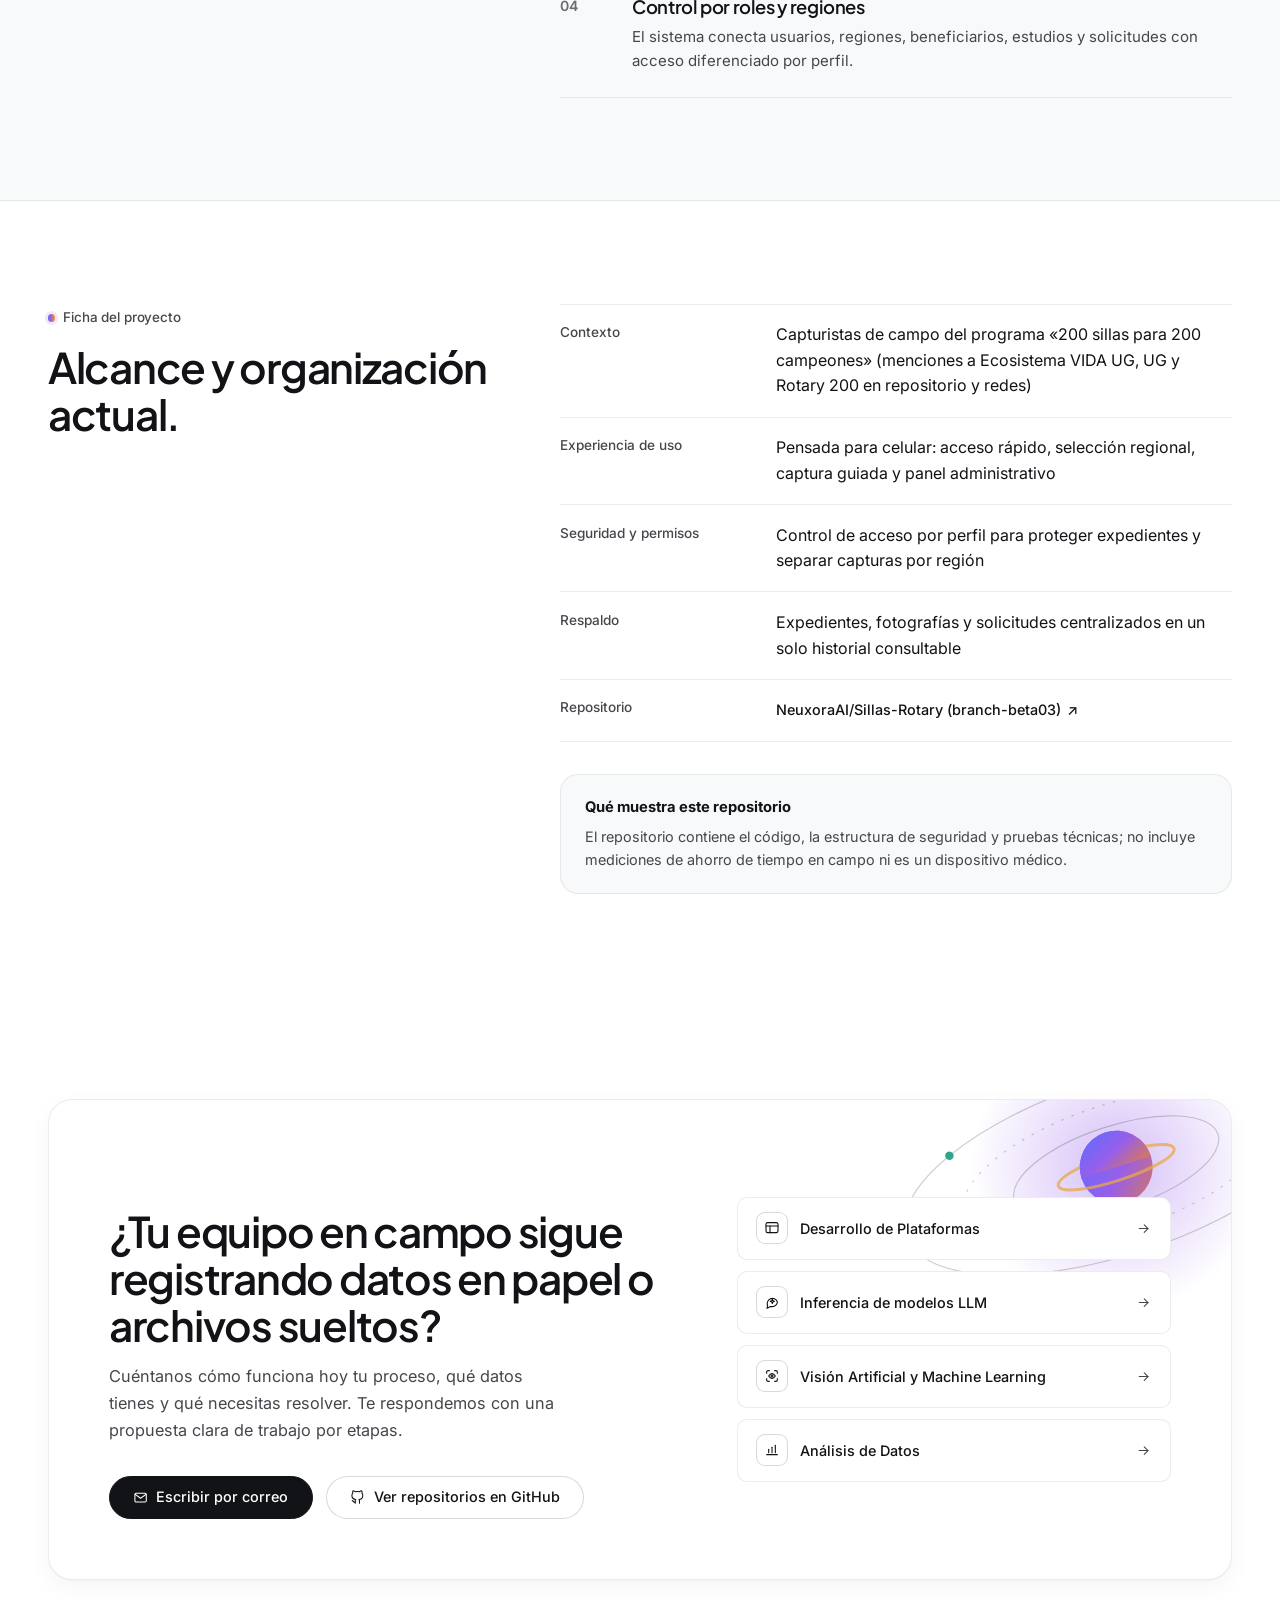
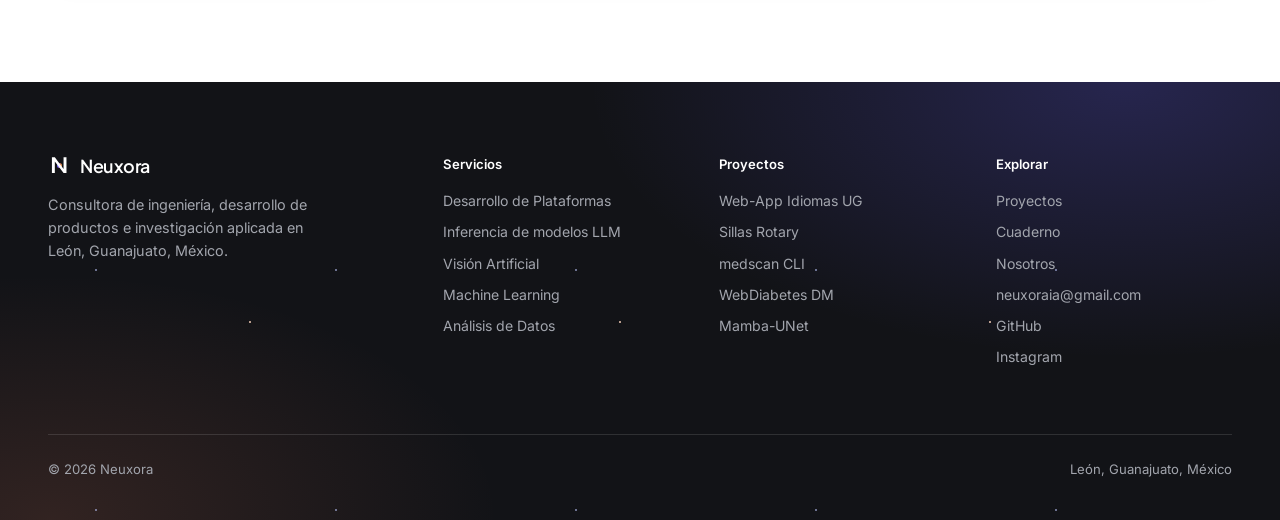
<file: proyecto-sillas-rotary.html>
<!doctype html>
<html lang="es-MX">
<head>
  <meta charset="utf-8">
  <meta name="viewport" content="width=device-width, initial-scale=1">
  <title>Sillas Rotary | Neuxora</title>
  <meta name="description" content="Aplicación móvil para digitalizar capturas en campo, fotografías y seguimiento de expedientes, junto con fotografías del equipo.">
  <meta name="theme-color" content="#ffffff">
  <meta name="robots" content="index, follow">
  <link rel="canonical" href="https://neuxoraai.github.io/.github.io/proyecto-sillas-rotary.html">
  <meta property="og:site_name" content="Neuxora">
  <meta property="og:title" content="Sillas Rotary | Neuxora">
  <meta property="og:description" content="Aplicación móvil para digitalizar capturas en campo, fotografías y seguimiento de expedientes, junto con fotografías del equipo.">
  <meta property="og:type" content="article">
  <meta property="og:url" content="https://neuxoraai.github.io/.github.io/proyecto-sillas-rotary.html">
  <meta property="og:image" content="https://neuxoraai.github.io/.github.io/assets/og-image.svg">
  <meta property="og:locale" content="es_MX">
  <meta name="twitter:card" content="summary_large_image">
  <meta name="twitter:title" content="Sillas Rotary | Neuxora">
  <meta name="twitter:description" content="Aplicación móvil para digitalizar capturas en campo, fotografías y seguimiento de expedientes, junto con fotografías del equipo.">
  <meta name="twitter:image" content="https://neuxoraai.github.io/.github.io/assets/og-image.svg">
  <link rel="icon" href="assets/logo-n.svg" type="image/svg+xml">
  <link rel="preconnect" href="https://fonts.googleapis.com">
  <link rel="preconnect" href="https://fonts.gstatic.com" crossorigin>
  <link href="https://fonts.googleapis.com/css2?family=Inter:wght@400;500;600&amp;family=JetBrains+Mono:wght@400;500&amp;family=Plus+Jakarta+Sans:wght@500;600;700&amp;display=swap" rel="stylesheet">
  <link rel="stylesheet" href="assets/neuxora.css">
  <script type="application/ld+json">
{
  "@context": "https://schema.org",
  "@type": "ProfessionalService",
  "name": "Neuxora",
  "url": "https://neuxoraai.github.io/.github.io/",
  "description": "Consultora mexicana de ingeniería y desarrollo de software: plataformas web, inferencia de modelos LLM, visión artificial, machine learning y análisis de datos.",
  "email": "neuxoraia@gmail.com",
  "address": {
    "@type": "PostalAddress",
    "addressLocality": "León",
    "addressRegion": "Guanajuato",
    "addressCountry": "MX"
  },
  "sameAs": [
    "https://github.com/NeuxoraAI",
    "https://www.instagram.com/neuxora_ia/"
  ]
}
  </script>
  <script defer src="assets/nav.js"></script>
</head>
<body>
  <a class="skip-link" href="#main">Saltar al contenido</a>
  <nav id="nav" aria-label="Navegación principal">
    <div class="nav-inner">
      <a class="brand-mark" href="index.html" aria-label="Neuxora, inicio">
        <svg viewBox="0 0 40 40" aria-hidden="true"><path fill="currentColor" d="M7 6h5.2l15.6 20.6V6H33v28h-5.2L12.2 13.4V34H7z"/></svg>
        <span class="brand-wordmark">Neuxora</span>
      </a>
      <div class="nav-links">
        <a class="nav-link" href="index.html#servicios">Servicios</a><a class="nav-link" href="proyectos.html" aria-current="page">Proyectos</a><a class="nav-link" href="investigacion.html">Investigación</a><a class="nav-link" href="noticias.html">Cuaderno</a><a class="nav-link" href="neuxora.html">Nosotros</a>
        <a class="nav-cta" href="mailto:neuxoraia@gmail.com?subject=Contacto%20Neuxora"><svg class="ui-icon ui-icon--sm" viewBox="0 0 24 24" fill="none" stroke="currentColor" stroke-width="1.65" stroke-linecap="round" stroke-linejoin="round" aria-hidden="true"><rect x="3" y="5" width="18" height="14" rx="2"/><path d="m3.5 7 8.5 6 8.5-6"/></svg><span>Contacto</span></a>
      </div>
      <button class="nav-toggle" type="button" aria-label="Abrir menú" aria-expanded="false" aria-controls="mobile-menu">
        <span class="nav-toggle-bars" aria-hidden="true"><span></span><span></span></span>
      </button>
    </div>
  </nav>
  <aside class="mobile-menu" id="mobile-menu" aria-hidden="true" aria-label="Menú móvil">
    <nav class="mobile-menu-list">
      <a class="mobile-menu-link" href="index.html#servicios">Servicios</a><a class="mobile-menu-link" href="proyectos.html" aria-current="page">Proyectos</a><a class="mobile-menu-link" href="investigacion.html">Investigación</a><a class="mobile-menu-link" href="noticias.html">Cuaderno</a><a class="mobile-menu-link" href="neuxora.html">Nosotros</a>
      <a class="mobile-menu-link" href="mailto:neuxoraia@gmail.com?subject=Contacto%20Neuxora">Contacto</a>
    </nav>
    <div class="mobile-menu-meta">
      <span class="meta-line"><svg class="ui-icon ui-icon--sm" viewBox="0 0 24 24" fill="none" stroke="currentColor" stroke-width="1.65" stroke-linecap="round" stroke-linejoin="round" aria-hidden="true"><path d="M12 21s-6-5.3-6-10a6 6 0 1 1 12 0c0 4.7-6 10-6 10z"/><circle cx="12" cy="11" r="2"/></svg><span>León, Guanajuato, México</span></span>
      <span class="meta-line"><svg class="ui-icon ui-icon--sm" viewBox="0 0 24 24" fill="none" stroke="currentColor" stroke-width="1.65" stroke-linecap="round" stroke-linejoin="round" aria-hidden="true"><rect x="3" y="5" width="18" height="14" rx="2"/><path d="m3.5 7 8.5 6 8.5-6"/></svg><span>neuxoraia@gmail.com</span></span>
    </div>
  </aside>

  <main id="main">
    <header class="hero hero--dark">
      <canvas class="hero-canvas" data-antigravity-canvas aria-hidden="true"></canvas>
      <div class="container">
        <nav class="breadcrumb" aria-label="Ruta de navegación">
          <a href="index.html">Inicio</a>
          <span aria-hidden="true">/</span>
          <a href="proyectos.html">Proyectos</a>
          <span aria-hidden="true">/</span>
          <span>Sillas Rotary</span>
        </nav>
        <div class="hero-header-split">
          <div>
            <span class="hero-kicker"><span class="kicker-dot" aria-hidden="true"></span>Caso de proyecto · Documentado</span>
            <h1 class="page-title">Sillas Rotary.</h1>
          </div>
          <p class="hero-lede">Aplicación web pensada para celular que reemplaza los formularios en papel por captura digital, fotografías vinculadas y consulta ordenada de expedientes.</p>
        </div>
      </div>
    </header>

    <section class="section section-subtle" aria-labelledby="rotary-flow">
      <div class="container split-grid">
        <div>
          <span class="eyebrow">El problema</span>
          <h2 class="section-title" id="rotary-flow">Capturar en campo sin perder el hilo del expediente.</h2>
          <p class="section-intro">El trabajo dependía de hojas en papel que después se capturaban a mano, lo que complicaba mantener juntos los datos socioeconómicos, las medidas técnicas, las fotos y el seguimiento por región.</p>
          <div class="hero-actions">
            <a class="btn btn-primary" href="https://github.com/NeuxoraAI/Sillas-Rotary/tree/branch-beta03" target="_blank" rel="noopener noreferrer">Ver repositorio</a>
          </div>
        </div>
        <div class="showcase">
          <div class="showcase-toolbar" style="margin-bottom:1rem;padding-bottom:0.85rem">
            <div class="showcase-chrome" aria-hidden="true"><span></span><span></span><span></span></div>
            <span class="showcase-label" style="margin-bottom:0">Presentación en «200 sillas para 200 campeones»</span>
          </div>
          <figure class="showcase-media" style="margin-top:0.75rem">
            <img src="assets/img/rotary/presentacion-proyecto.jpg" alt="Presentación del proyecto Sillas Rotary con Neuxora, Universidad de Guanajuato y Ecosistema VIDA UG Campus León">
            <figcaption>Presentación del proyecto junto a la Universidad de Guanajuato y Ecosistema VIDA UG Campus León.</figcaption>
          </figure>
        </div>
      </div>
    </section>

    <section class="section" aria-labelledby="rotary-galeria">
      <div class="container">
        <div class="section-header-row">
          <div>
            <span class="eyebrow">Fotografías del evento</span>
            <h2 class="section-title" id="rotary-galeria">El equipo de Neuxora y la presentación del proyecto.</h2>
          </div>
          <p class="section-intro">Fotos de la jornada vinculada al programa «200 sillas para 200 campeones» y del reconocimiento que recibió el equipo junto a colaboradores.</p>
        </div>
        <div class="photo-grid reveal">
          <figure class="photo-card photo-card--featured">
            <img src="assets/img/rotary/equipo-neuxora.jpg" alt="Todo el equipo de Neuxora posando con el reconocimiento otorgado por el programa 200 sillas para 200 campeones">
            <figcaption>
              <strong>El equipo de Neuxora</strong>
              Todos los integrantes junto al reconocimiento entregado durante la jornada del programa en colaboración con el Club Rotario y Ecosistema VIDA UG.
            </figcaption>
          </figure>
          <figure class="photo-card">
            <img src="assets/img/rotary/presentacion-proyecto.jpg" alt="Presentación en escenario del proyecto Sillas Rotary con logos de Neuxora y Ecosistema VIDA UG" loading="lazy">
            <figcaption>
              <strong>Trabajo en conjunto</strong>
              Presentación de los antecedentes del proyecto y el trabajo en campo con la Universidad de Guanajuato.
            </figcaption>
          </figure>
          <figure class="photo-card">
            <img src="assets/img/rotary/presentacion-servicios.jpg" alt="Exposición de líneas tecnológicas en transformación digital, ingeniería de software e inteligencia artificial" loading="lazy">
            <figcaption>
              <strong>Líneas de trabajo</strong>
              Exposición de las áreas tecnológicas de automatización, transformación digital, ingeniería de software e IA.
            </figcaption>
          </figure>
          <figure class="photo-card">
            <img src="assets/img/rotary/presentacion-solucion.jpg" alt="Ponente explicando la solución digital diseñada para mejorar la experiencia de todos los involucrados" loading="lazy">
            <figcaption>
              <strong>Pensado para quien captura</strong>
              Explicación de la herramienta diseñada para hacer más sencillo el registro y consulta en campo.
            </figcaption>
          </figure>
        </div>
      </div>
    </section>

    <section class="section section-subtle" aria-labelledby="rotary-componentes">
      <div class="container split-grid">
        <div>
          <span class="eyebrow">Qué incluye el sistema</span>
          <h2 class="section-title" id="rotary-componentes">Del papel a registros conectados.</h2>
        </div>
        <ol class="principles-list reveal">
          <li>
            <span class="num">01</span>
            <div>
              <h3>Captura socioeconómica</h3>
              <p>Formulario desde el celular para registrar al beneficiario, su domicilio, tutores y datos del estudio.</p>
            </div>
          </li>
          <li>
            <span class="num">02</span>
            <div>
              <h3>Solicitud técnica</h3>
              <p>Registro del entorno de uso, postura, medidas, observaciones y prioridad de cada solicitud.</p>
            </div>
          </li>
          <li>
            <span class="num">03</span>
            <div>
              <h3>Fotografías vinculadas</h3>
              <p>Cada foto se sube y queda ligada directo al expediente y solicitud correspondiente, sin archivos sueltos.</p>
            </div>
          </li>
          <li>
            <span class="num">04</span>
            <div>
              <h3>Control por roles y regiones</h3>
              <p>El sistema conecta usuarios, regiones, beneficiarios, estudios y solicitudes con acceso diferenciado por perfil.</p>
            </div>
          </li>
        </ol>
      </div>
    </section>

    <section class="section" aria-labelledby="rotary-contexto">
      <div class="container split-grid">
        <div>
          <span class="eyebrow">Ficha del proyecto</span>
          <h2 class="section-title" id="rotary-contexto">Alcance y organización actual.</h2>
        </div>
        <div>
          <dl class="spec-list">
            <div class="spec-row"><dt>Contexto</dt><dd>Capturistas de campo del programa «200 sillas para 200 campeones» (menciones a Ecosistema VIDA UG, UG y Rotary 200 en repositorio y redes)</dd></div>
            <div class="spec-row"><dt>Experiencia de uso</dt><dd>Pensada para celular: acceso rápido, selección regional, captura guiada y panel administrativo</dd></div>
            <div class="spec-row"><dt>Seguridad y permisos</dt><dd>Control de acceso por perfil para proteger expedientes y separar capturas por región</dd></div>
            <div class="spec-row"><dt>Respaldo</dt><dd>Expedientes, fotografías y solicitudes centralizados en un solo historial consultable</dd></div>
            <div class="spec-row"><dt>Repositorio</dt><dd><a class="text-link" href="https://github.com/NeuxoraAI/Sillas-Rotary/tree/branch-beta03" target="_blank" rel="noopener noreferrer">NeuxoraAI/Sillas-Rotary (branch-beta03)</a></dd></div>
          </dl>
          <div class="callout" style="margin-top:2rem">
            <strong>Qué muestra este repositorio</strong>
            <p>El repositorio contiene el código, la estructura de seguridad y pruebas técnicas; no incluye mediciones de ahorro de tiempo en campo ni es un dispositivo médico.</p>
          </div>
        </div>
      </div>
    </section>

    <section class="section" aria-labelledby="cta-conversion">
      <div class="container">
        <div class="cta-panel reveal" data-spotlight-card>
          <svg class="orbit-art" viewBox="-200 -200 400 400" aria-hidden="true" focusable="false"><defs><linearGradient id="orbit-cta-planet" x1="0" y1="0" x2="1" y2="1"><stop offset="0" stop-color="#5b6cff"/><stop offset="0.55" stop-color="#965feb"/><stop offset="1" stop-color="#d97757"/></linearGradient><radialGradient id="orbit-cta-glow"><stop offset="0" stop-color="#965feb" stop-opacity="0.4"/><stop offset="1" stop-color="#965feb" stop-opacity="0"/></radialGradient></defs><circle r="120" fill="url(#orbit-cta-glow)"/><g transform="rotate(-18)"><ellipse rx="88" ry="34" fill="none" stroke="currentColor" stroke-opacity="0.2" stroke-dasharray="none"/><circle r="4" fill="#e8a84a"><animateMotion dur="16s" begin="-3s" repeatCount="indefinite" path="M88,0 A88,34 0 1,1 -88,0 A88,34 0 1,1 88,0"/></circle><ellipse rx="132" ry="52" fill="none" stroke="currentColor" stroke-opacity="0.2" stroke-dasharray="2 7"/><circle r="6" fill="#5b6cff"><animateMotion dur="26s" begin="-11s" repeatCount="indefinite" path="M132,0 A132,52 0 1,1 -132,0 A132,52 0 1,1 132,0"/></circle><ellipse rx="182" ry="72" fill="none" stroke="currentColor" stroke-opacity="0.2" stroke-dasharray="none"/><circle r="3.5" fill="#2fa58c"><animateMotion dur="40s" begin="-22s" repeatCount="indefinite" path="M182,0 A182,72 0 1,1 -182,0 A182,72 0 1,1 182,0"/></circle><g class="orbit-planet"><circle r="30" fill="url(#orbit-cta-planet)"/><ellipse rx="50" ry="11" fill="none" stroke="#e8a84a" stroke-opacity="0.75" stroke-width="2.5"/><path d="M-30,0 A30,30 0 0,1 30,0 Z" fill="url(#orbit-cta-planet)"/></g></g></svg>
          <div>
            <span class="eyebrow"><span class="kicker-dot" aria-hidden="true"></span>Sistemas para campo</span>
            <h2 class="section-title" id="cta-conversion">¿Tu equipo en campo sigue registrando datos en papel o archivos sueltos?</h2>
            <p class="section-intro">Cuéntanos cómo funciona hoy tu proceso, qué datos tienes y qué necesitas resolver. Te respondemos con una propuesta clara de trabajo por etapas.</p>
            <div class="hero-actions">
              <a class="btn btn-primary" href="mailto:neuxoraia@gmail.com?subject=Platicar%20sobre%20un%20proyecto"><svg class="ui-icon ui-icon--sm" viewBox="0 0 24 24" fill="none" stroke="currentColor" stroke-width="1.65" stroke-linecap="round" stroke-linejoin="round" aria-hidden="true"><rect x="3" y="5" width="18" height="14" rx="2"/><path d="m3.5 7 8.5 6 8.5-6"/></svg><span>Escribir por correo</span></a>
              <a class="btn btn-secondary" href="https://github.com/NeuxoraAI" target="_blank" rel="noopener noreferrer"><svg class="ui-icon ui-icon--sm" viewBox="0 0 24 24" fill="none" stroke="currentColor" stroke-width="1.65" stroke-linecap="round" stroke-linejoin="round" aria-hidden="true"><path d="M9 19c-4 1.2-4-2-5.5-2.5"/><path d="M15 21v-3.5a3 3 0 0 0-.9-2.4c3-.3 6.1-1.5 6.1-6.6a5.2 5.2 0 0 0-1.4-3.6 4.8 4.8 0 0 0-.1-3.5s-1.1-.4-3.7 1.4a12.8 12.8 0 0 0-6.8 0C5.6 1 4.5 1.4 4.5 1.4a4.8 4.8 0 0 0-.1 3.5A5.2 5.2 0 0 0 3 8.5c0 5.1 3.1 6.3 6.1 6.6a3 3 0 0 0-.9 2.4V21"/></svg><span>Ver repositorios en GitHub</span></a>
            </div>
          </div>
          <div class="cta-quick-links" aria-label="Consultas por especialidad">
            <a class="cta-option" href="mailto:neuxoraia@gmail.com?subject=Consulta%20-%20Desarrollo%20de%20Plataforma">
              <span class="cta-option-label"><span class="icon-badge icon-badge--sm"><svg class="ui-icon" viewBox="0 0 24 24" fill="none" stroke="currentColor" stroke-width="1.65" stroke-linecap="round" stroke-linejoin="round" aria-hidden="true"><rect x="3" y="4" width="18" height="15" rx="2.5"/><path d="M3 9h18"/><path d="M9 9v10"/></svg></span><span>Desarrollo de Plataformas</span></span>
              <span class="cta-option-arrow" aria-hidden="true"><svg class="ui-icon ui-icon--sm" viewBox="0 0 24 24" fill="none" stroke="currentColor" stroke-width="1.65" stroke-linecap="round" stroke-linejoin="round" aria-hidden="true"><path d="M5 12h14"/><path d="m13 6 6 6-6 6"/></svg></span>
            </a>
            <a class="cta-option" href="mailto:neuxoraia@gmail.com?subject=Consulta%20-%20Inferencia%20de%20modelos%20LLM">
              <span class="cta-option-label"><span class="icon-badge icon-badge--sm"><svg class="ui-icon" viewBox="0 0 24 24" fill="none" stroke="currentColor" stroke-width="1.65" stroke-linecap="round" stroke-linejoin="round" aria-hidden="true"><path d="M20 11.5a7.5 7.5 0 0 1-7.5 7.5H9l-4.5 2.5.9-4A7.5 7.5 0 1 1 20 11.5z"/><path d="M12.5 7.8l.9 2.3 2.3.9-2.3.9-.9 2.3-.9-2.3-2.3-.9 2.3-.9z"/></svg></span><span>Inferencia de modelos LLM</span></span>
              <span class="cta-option-arrow" aria-hidden="true"><svg class="ui-icon ui-icon--sm" viewBox="0 0 24 24" fill="none" stroke="currentColor" stroke-width="1.65" stroke-linecap="round" stroke-linejoin="round" aria-hidden="true"><path d="M5 12h14"/><path d="m13 6 6 6-6 6"/></svg></span>
            </a>
            <a class="cta-option" href="mailto:neuxoraia@gmail.com?subject=Consulta%20-%20Visi%C3%B3n%20Artificial%20y%20ML">
              <span class="cta-option-label"><span class="icon-badge icon-badge--sm"><svg class="ui-icon" viewBox="0 0 24 24" fill="none" stroke="currentColor" stroke-width="1.65" stroke-linecap="round" stroke-linejoin="round" aria-hidden="true"><path d="M4 8V6a2 2 0 0 1 2-2h2"/><path d="M16 4h2a2 2 0 0 1 2 2v2"/><path d="M20 16v2a2 2 0 0 1-2 2h-2"/><path d="M8 20H6a2 2 0 0 1-2-2v-2"/><path d="M7 12s2.2-3.5 5-3.5 5 3.5 5 3.5-2.2 3.5-5 3.5-5-3.5-5-3.5Z"/><circle cx="12" cy="12" r="1.4"/></svg></span><span>Visión Artificial y Machine Learning</span></span>
              <span class="cta-option-arrow" aria-hidden="true"><svg class="ui-icon ui-icon--sm" viewBox="0 0 24 24" fill="none" stroke="currentColor" stroke-width="1.65" stroke-linecap="round" stroke-linejoin="round" aria-hidden="true"><path d="M5 12h14"/><path d="m13 6 6 6-6 6"/></svg></span>
            </a>
            <a class="cta-option" href="mailto:neuxoraia@gmail.com?subject=Consulta%20-%20An%C3%A1lisis%20de%20Datos">
              <span class="cta-option-label"><span class="icon-badge icon-badge--sm"><svg class="ui-icon" viewBox="0 0 24 24" fill="none" stroke="currentColor" stroke-width="1.65" stroke-linecap="round" stroke-linejoin="round" aria-hidden="true"><path d="M4 19h16"/><path d="M7 16v-5"/><path d="M12 16V8"/><path d="M17 16V5"/></svg></span><span>Análisis de Datos</span></span>
              <span class="cta-option-arrow" aria-hidden="true"><svg class="ui-icon ui-icon--sm" viewBox="0 0 24 24" fill="none" stroke="currentColor" stroke-width="1.65" stroke-linecap="round" stroke-linejoin="round" aria-hidden="true"><path d="M5 12h14"/><path d="m13 6 6 6-6 6"/></svg></span>
            </a>
          </div>
        </div>
      </div>
    </section>
  </main>

  <footer class="footer">
    <div class="container">
      <div class="footer-grid">
        <div>
          <a class="brand-mark" href="index.html">
            <svg viewBox="0 0 40 40" aria-hidden="true"><path fill="currentColor" d="M7 6h5.2l15.6 20.6V6H33v28h-5.2L12.2 13.4V34H7z"/></svg>
            <span class="brand-wordmark">Neuxora</span>
          </a>
          <p class="footer-tagline">Consultora de ingeniería, desarrollo de productos e investigación aplicada en León, Guanajuato, México.</p>
        </div>
        <div>
          <span class="footer-label">Servicios</span>
          <a class="footer-link" href="index.html#servicios">Desarrollo de Plataformas</a>
          <a class="footer-link" href="index.html#servicios">Inferencia de modelos LLM</a>
          <a class="footer-link" href="index.html#servicios">Visión Artificial</a>
          <a class="footer-link" href="index.html#servicios">Machine Learning</a>
          <a class="footer-link" href="index.html#servicios">Análisis de Datos</a>
        </div>
        <div>
          <span class="footer-label">Proyectos</span>
          <a class="footer-link" href="proyecto-idiomas-ug.html">Web-App Idiomas UG</a>
          <a class="footer-link" href="proyecto-sillas-rotary.html">Sillas Rotary</a>
          <a class="footer-link" href="proyectos.html#medscan">medscan CLI</a>
          <a class="footer-link" href="proyectos.html#webdiabetes">WebDiabetes DM</a>
          <a class="footer-link" href="investigacion.html#mamba">Mamba-UNet</a>
        </div>
        <div>
          <span class="footer-label">Explorar</span>
          <a class="footer-link" href="proyectos.html">Proyectos</a>
          <a class="footer-link" href="noticias.html">Cuaderno</a>
          <a class="footer-link" href="neuxora.html">Nosotros</a>
          <a class="footer-link" href="mailto:neuxoraia@gmail.com">neuxoraia@gmail.com</a>
          <a class="footer-link" href="https://github.com/NeuxoraAI" target="_blank" rel="noopener noreferrer">GitHub</a>
          <a class="footer-link" href="https://www.instagram.com/neuxora_ia/" target="_blank" rel="noopener noreferrer">Instagram</a>
        </div>
      </div>
      <div class="footer-bottom">
        <span>© <span id="year">2026</span> Neuxora</span>
        <span>León, Guanajuato, México</span>
      </div>
    </div>
  </footer>
  <dialog class="modal" id="contact-dialog" aria-labelledby="contact-dialog-title">
    <form method="dialog"><button class="modal-close" aria-label="Cerrar"><svg class="ui-icon" viewBox="0 0 24 24" fill="none" stroke="currentColor" stroke-width="1.65" stroke-linecap="round" stroke-linejoin="round" aria-hidden="true"><path d="M6 6l12 12"/><path d="M18 6L6 18"/></svg></button></form>
    <span class="eyebrow"><span class="kicker-dot" aria-hidden="true"></span>Contacto</span>
    <h2 class="modal-title" id="contact-dialog-title">Platiquemos sobre tu proyecto.</h2>
    <p class="modal-copy">Cuéntanos qué necesitas resolver y te respondemos con una propuesta clara de trabajo por etapas.</p>
    <div class="modal-actions">
      <a class="btn btn-primary" data-contact-mail href="mailto:neuxoraia@gmail.com"><svg class="ui-icon ui-icon--sm" viewBox="0 0 24 24" fill="none" stroke="currentColor" stroke-width="1.65" stroke-linecap="round" stroke-linejoin="round" aria-hidden="true"><rect x="3" y="5" width="18" height="14" rx="2"/><path d="m3.5 7 8.5 6 8.5-6"/></svg><span>Escribir por correo</span></a>
      <button type="button" class="btn btn-secondary" data-copy="neuxoraia@gmail.com"><span data-copy-label>Copiar neuxoraia@gmail.com</span></button>
    </div>
    <div class="modal-links">
      <a class="text-link" href="https://github.com/NeuxoraAI" target="_blank" rel="noopener noreferrer">GitHub</a>
      <a class="text-link" href="https://www.instagram.com/neuxora_ia/" target="_blank" rel="noopener noreferrer">Instagram</a>
      <span class="modal-meta">León, Guanajuato, México</span>
    </div>
  </dialog>
  <dialog class="modal modal--media" id="lightbox" aria-label="Foto ampliada">
    <form method="dialog"><button class="modal-close" aria-label="Cerrar"><svg class="ui-icon" viewBox="0 0 24 24" fill="none" stroke="currentColor" stroke-width="1.65" stroke-linecap="round" stroke-linejoin="round" aria-hidden="true"><path d="M6 6l12 12"/><path d="M18 6L6 18"/></svg></button></form>
    <img data-lightbox-img src="assets/logo-n.svg" alt="">
    <p class="modal-caption" data-lightbox-caption></p>
  </dialog>
  <a class="to-top" href="#main" aria-label="Volver arriba"><svg class="ui-icon" viewBox="0 0 24 24" fill="none" stroke="currentColor" stroke-width="1.65" stroke-linecap="round" stroke-linejoin="round" aria-hidden="true"><path d="M12 19V5"/><path d="M6 11l6-6 6 6"/></svg></a>
</body>
</html>
</file>
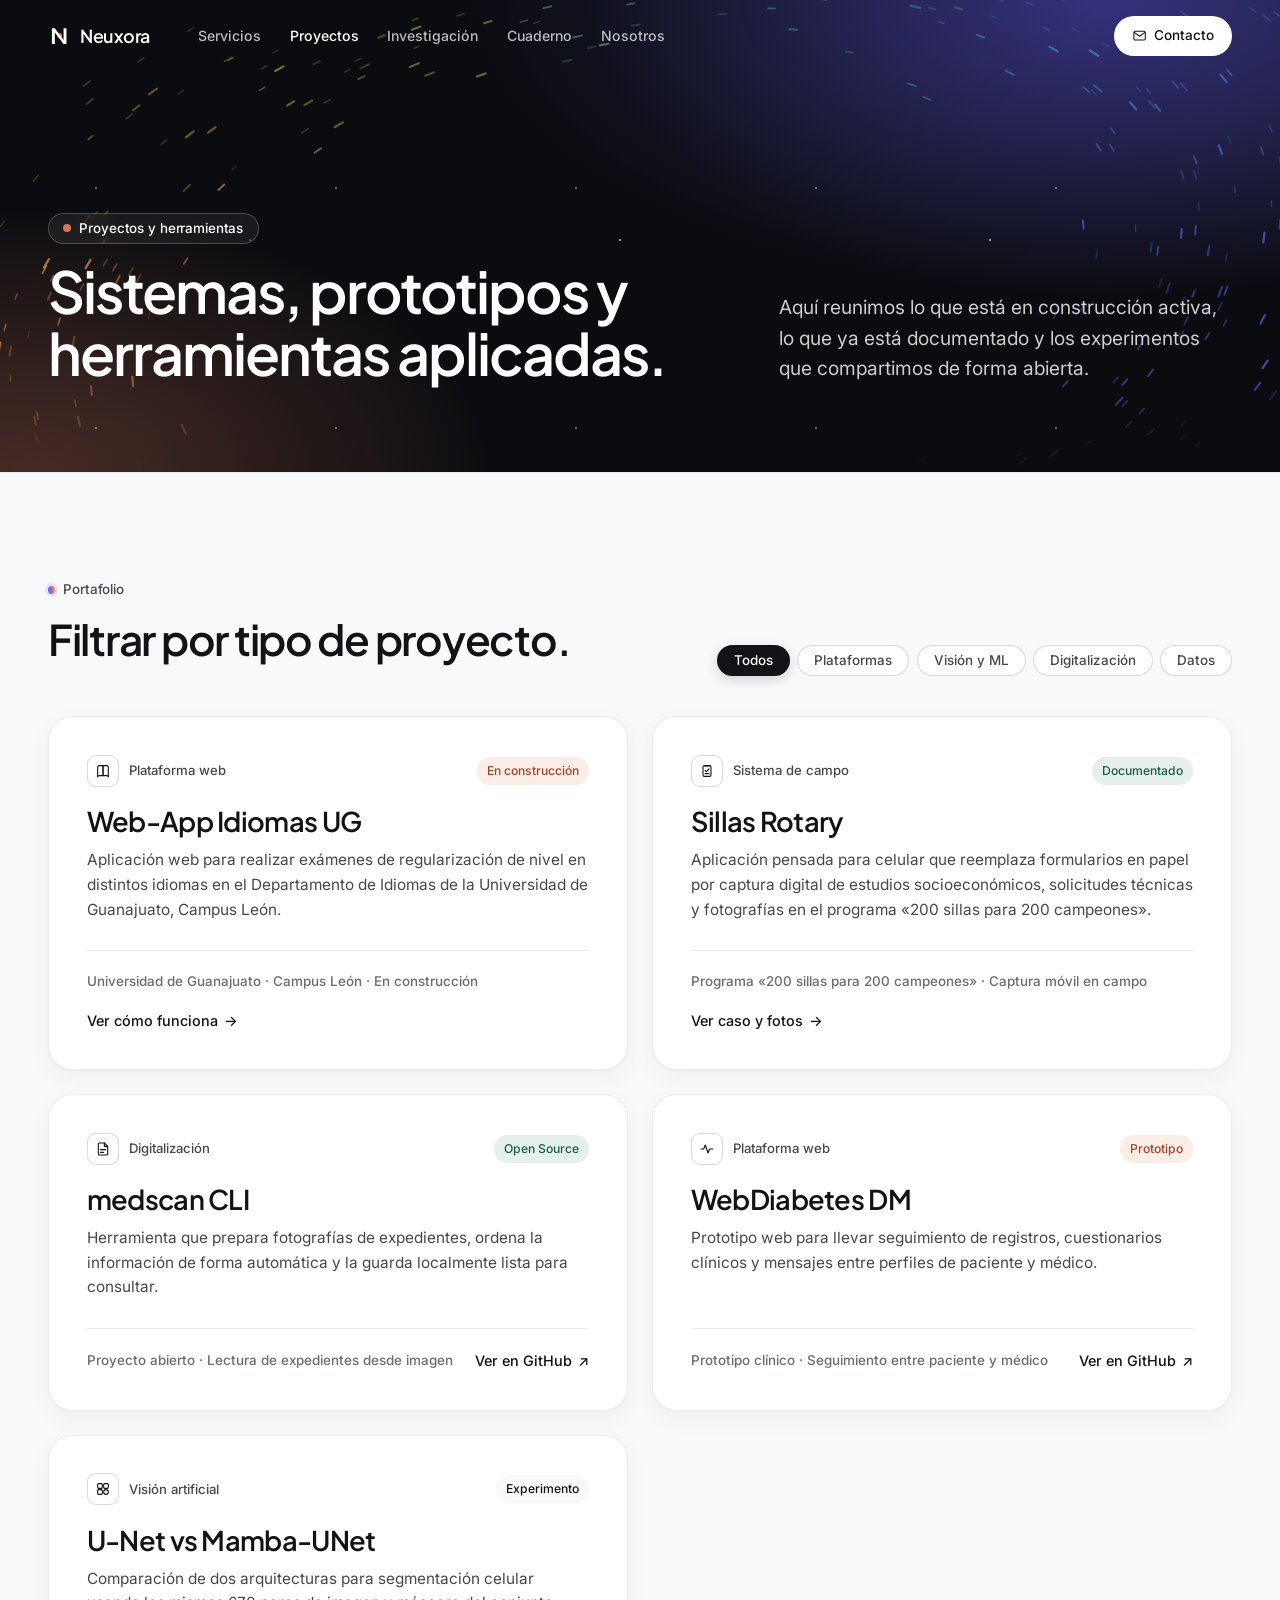
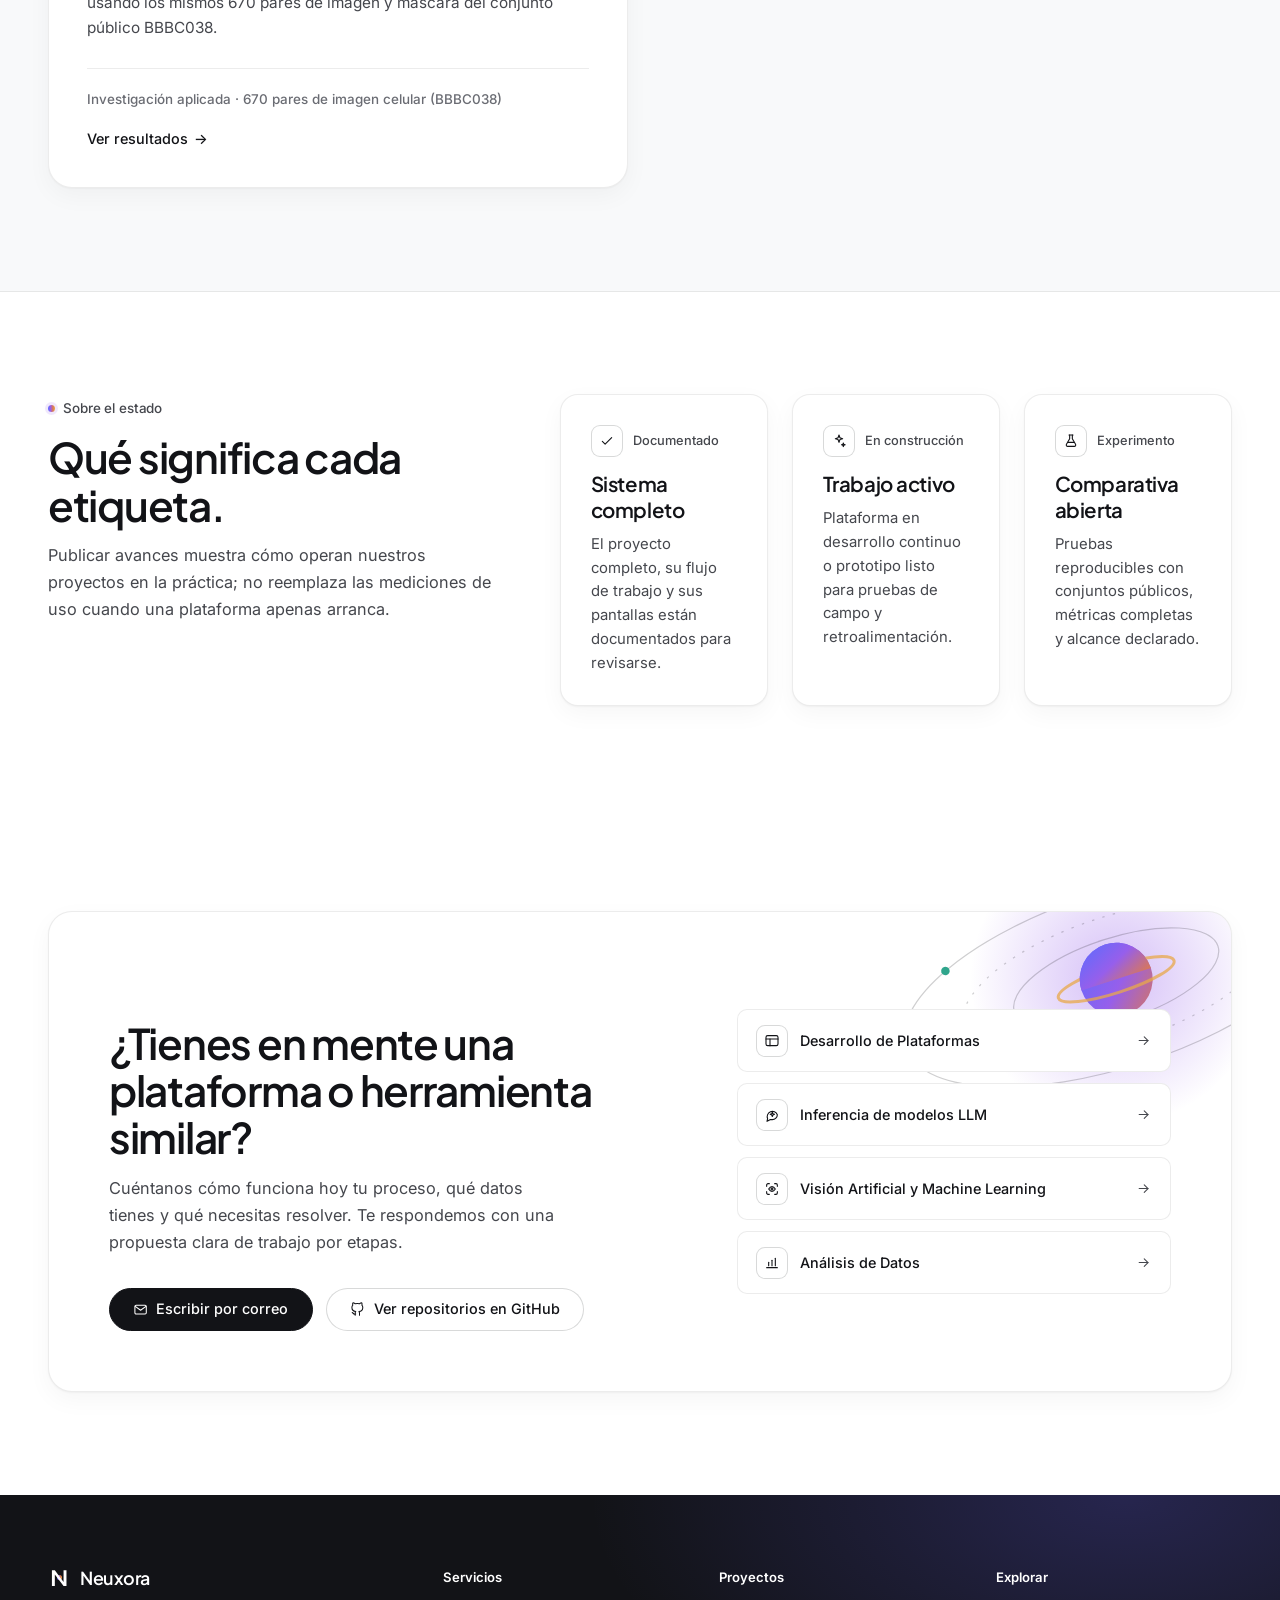
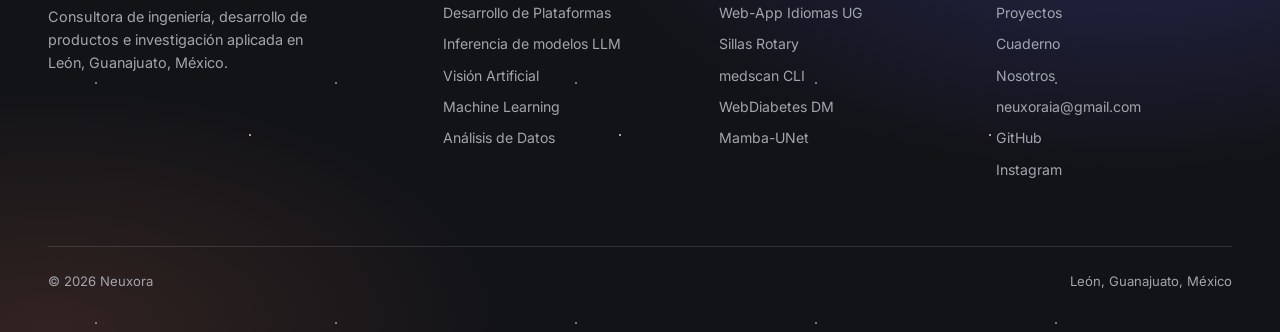
<file: proyectos.html>
<!doctype html>
<html lang="es-MX">
<head>
  <meta charset="utf-8">
  <meta name="viewport" content="width=device-width, initial-scale=1">
  <title>Proyectos y Herramientas | Neuxora</title>
  <meta name="description" content="Sistemas en construcción, implementaciones documentadas, herramientas de consola y experimentos abiertos de Neuxora.">
  <meta name="theme-color" content="#ffffff">
  <meta name="robots" content="index, follow">
  <link rel="canonical" href="https://neuxoraai.github.io/.github.io/proyectos.html">
  <meta property="og:site_name" content="Neuxora">
  <meta property="og:title" content="Proyectos y Herramientas | Neuxora">
  <meta property="og:description" content="Sistemas en construcción, implementaciones documentadas, herramientas de consola y experimentos abiertos de Neuxora.">
  <meta property="og:type" content="website">
  <meta property="og:url" content="https://neuxoraai.github.io/.github.io/proyectos.html">
  <meta property="og:image" content="https://neuxoraai.github.io/.github.io/assets/og-image.svg">
  <meta property="og:locale" content="es_MX">
  <meta name="twitter:card" content="summary_large_image">
  <meta name="twitter:title" content="Proyectos y Herramientas | Neuxora">
  <meta name="twitter:description" content="Sistemas en construcción, implementaciones documentadas, herramientas de consola y experimentos abiertos de Neuxora.">
  <meta name="twitter:image" content="https://neuxoraai.github.io/.github.io/assets/og-image.svg">
  <link rel="icon" href="assets/logo-n.svg" type="image/svg+xml">
  <link rel="preconnect" href="https://fonts.googleapis.com">
  <link rel="preconnect" href="https://fonts.gstatic.com" crossorigin>
  <link href="https://fonts.googleapis.com/css2?family=Inter:wght@400;500;600&amp;family=JetBrains+Mono:wght@400;500&amp;family=Plus+Jakarta+Sans:wght@500;600;700&amp;display=swap" rel="stylesheet">
  <link rel="stylesheet" href="assets/neuxora.css">
  <script type="application/ld+json">
{
  "@context": "https://schema.org",
  "@type": "ProfessionalService",
  "name": "Neuxora",
  "url": "https://neuxoraai.github.io/.github.io/",
  "description": "Consultora mexicana de ingeniería y desarrollo de software: plataformas web, inferencia de modelos LLM, visión artificial, machine learning y análisis de datos.",
  "email": "neuxoraia@gmail.com",
  "address": {
    "@type": "PostalAddress",
    "addressLocality": "León",
    "addressRegion": "Guanajuato",
    "addressCountry": "MX"
  },
  "sameAs": [
    "https://github.com/NeuxoraAI",
    "https://www.instagram.com/neuxora_ia/"
  ]
}
  </script>
  <script defer src="assets/nav.js"></script>
</head>
<body>
  <a class="skip-link" href="#main">Saltar al contenido</a>
  <nav id="nav" aria-label="Navegación principal">
    <div class="nav-inner">
      <a class="brand-mark" href="index.html" aria-label="Neuxora, inicio">
        <svg viewBox="0 0 40 40" aria-hidden="true"><path fill="currentColor" d="M7 6h5.2l15.6 20.6V6H33v28h-5.2L12.2 13.4V34H7z"/></svg>
        <span class="brand-wordmark">Neuxora</span>
      </a>
      <div class="nav-links">
        <a class="nav-link" href="index.html#servicios">Servicios</a><a class="nav-link" href="proyectos.html" aria-current="page">Proyectos</a><a class="nav-link" href="investigacion.html">Investigación</a><a class="nav-link" href="noticias.html">Cuaderno</a><a class="nav-link" href="neuxora.html">Nosotros</a>
        <a class="nav-cta" href="mailto:neuxoraia@gmail.com?subject=Contacto%20Neuxora"><svg class="ui-icon ui-icon--sm" viewBox="0 0 24 24" fill="none" stroke="currentColor" stroke-width="1.65" stroke-linecap="round" stroke-linejoin="round" aria-hidden="true"><rect x="3" y="5" width="18" height="14" rx="2"/><path d="m3.5 7 8.5 6 8.5-6"/></svg><span>Contacto</span></a>
      </div>
      <button class="nav-toggle" type="button" aria-label="Abrir menú" aria-expanded="false" aria-controls="mobile-menu">
        <span class="nav-toggle-bars" aria-hidden="true"><span></span><span></span></span>
      </button>
    </div>
  </nav>
  <aside class="mobile-menu" id="mobile-menu" aria-hidden="true" aria-label="Menú móvil">
    <nav class="mobile-menu-list">
      <a class="mobile-menu-link" href="index.html#servicios">Servicios</a><a class="mobile-menu-link" href="proyectos.html" aria-current="page">Proyectos</a><a class="mobile-menu-link" href="investigacion.html">Investigación</a><a class="mobile-menu-link" href="noticias.html">Cuaderno</a><a class="mobile-menu-link" href="neuxora.html">Nosotros</a>
      <a class="mobile-menu-link" href="mailto:neuxoraia@gmail.com?subject=Contacto%20Neuxora">Contacto</a>
    </nav>
    <div class="mobile-menu-meta">
      <span class="meta-line"><svg class="ui-icon ui-icon--sm" viewBox="0 0 24 24" fill="none" stroke="currentColor" stroke-width="1.65" stroke-linecap="round" stroke-linejoin="round" aria-hidden="true"><path d="M12 21s-6-5.3-6-10a6 6 0 1 1 12 0c0 4.7-6 10-6 10z"/><circle cx="12" cy="11" r="2"/></svg><span>León, Guanajuato, México</span></span>
      <span class="meta-line"><svg class="ui-icon ui-icon--sm" viewBox="0 0 24 24" fill="none" stroke="currentColor" stroke-width="1.65" stroke-linecap="round" stroke-linejoin="round" aria-hidden="true"><rect x="3" y="5" width="18" height="14" rx="2"/><path d="m3.5 7 8.5 6 8.5-6"/></svg><span>neuxoraia@gmail.com</span></span>
    </div>
  </aside>

  <main id="main">
    <header class="hero hero--dark">
      <canvas class="hero-canvas" data-antigravity-canvas aria-hidden="true"></canvas>
      <div class="container hero-header-split">
        <div>
          <span class="hero-kicker"><span class="kicker-dot" aria-hidden="true"></span>Proyectos y herramientas</span>
          <h1 class="page-title">Sistemas, prototipos y herramientas aplicadas.</h1>
        </div>
        <p class="hero-lede">Aquí reunimos lo que está en construcción activa, lo que ya está documentado y los experimentos que compartimos de forma abierta.</p>
      </div>
    </header>

    <section class="section section-subtle" aria-labelledby="catalogo-titulo" data-filter-group>
      <div class="container">
        <div class="section-header-row">
          <div>
            <span class="eyebrow">Portafolio</span>
            <h2 class="section-title" id="catalogo-titulo">Filtrar por tipo de proyecto.</h2>
          </div>
          <div class="filter-bar" role="group" aria-label="Filtrar proyectos por categoría" data-sliding-tabs>
            <button type="button" class="filter-btn" data-filter="all" aria-pressed="true">Todos</button>
            <button type="button" class="filter-btn" data-filter="plataformas" aria-pressed="false">Plataformas</button>
            <button type="button" class="filter-btn" data-filter="vision-ml" aria-pressed="false">Visión y ML</button>
            <button type="button" class="filter-btn" data-filter="cli" aria-pressed="false">Digitalización</button>
            <button type="button" class="filter-btn" data-filter="datos" aria-pressed="false">Datos</button>
          </div>
        </div>

        <div class="card-grid-2 reveal">
          <article class="surface-card" id="idiomas-ug" data-filter-item data-categories="plataformas" data-spotlight-card><div><div class="card-meta"><span class="card-meta-cat"><span class="icon-badge icon-badge--sm"><svg class="ui-icon" viewBox="0 0 24 24" fill="none" stroke="currentColor" stroke-width="1.65" stroke-linecap="round" stroke-linejoin="round" aria-hidden="true"><path d="M4 6.5A2.5 2.5 0 0 1 6.5 4H12v15H6.5A2.5 2.5 0 0 0 4 21z"/><path d="M20 6.5A2.5 2.5 0 0 0 17.5 4H12v15h5.5A2.5 2.5 0 0 1 20 21z"/></svg></span><span>Plataforma web</span></span><span class="card-badge card-badge--building">En construcción</span></div><h2>Web-App Idiomas UG</h2><p>Aplicación web para realizar exámenes de regularización de nivel en distintos idiomas en el Departamento de Idiomas de la Universidad de Guanajuato, Campus León.</p></div><div class="card-footer"><span class="stack-line">Universidad de Guanajuato · Campus León · En construcción</span><a class="text-link internal" href="proyecto-idiomas-ug.html">Ver cómo funciona</a></div></article><article class="surface-card" id="sillas-rotary" data-filter-item data-categories="plataformas datos" data-spotlight-card><div><div class="card-meta"><span class="card-meta-cat"><span class="icon-badge icon-badge--sm"><svg class="ui-icon" viewBox="0 0 24 24" fill="none" stroke="currentColor" stroke-width="1.65" stroke-linecap="round" stroke-linejoin="round" aria-hidden="true"><rect x="6" y="4" width="12" height="16" rx="2"/><path d="M9 4.5h6"/><path d="M9 11l2 2 4-4"/><path d="M9 16h6"/></svg></span><span>Sistema de campo</span></span><span class="card-badge card-badge--active">Documentado</span></div><h2>Sillas Rotary</h2><p>Aplicación pensada para celular que reemplaza formularios en papel por captura digital de estudios socioeconómicos, solicitudes técnicas y fotografías en el programa «200 sillas para 200 campeones».</p></div><div class="card-footer"><span class="stack-line">Programa «200 sillas para 200 campeones» · Captura móvil en campo</span><a class="text-link internal" href="proyecto-sillas-rotary.html">Ver caso y fotos</a></div></article><article class="surface-card" id="medscan" data-filter-item data-categories="vision-ml cli datos" data-spotlight-card><div><div class="card-meta"><span class="card-meta-cat"><span class="icon-badge icon-badge--sm"><svg class="ui-icon" viewBox="0 0 24 24" fill="none" stroke="currentColor" stroke-width="1.65" stroke-linecap="round" stroke-linejoin="round" aria-hidden="true"><path d="M14 3H7a2 2 0 0 0-2 2v14a2 2 0 0 0 2 2h10a2 2 0 0 0 2-2V8z"/><path d="M14 3v5h5"/><path d="M8 13h8"/><path d="M8 17h5"/></svg></span><span>Digitalización</span></span><span class="card-badge card-badge--active">Open Source</span></div><h2>medscan CLI</h2><p>Herramienta que prepara fotografías de expedientes, ordena la información de forma automática y la guarda localmente lista para consultar.</p></div><div class="card-footer"><span class="stack-line">Proyecto abierto · Lectura de expedientes desde imagen</span><a class="text-link" href="https://github.com/NeuxoraAI/medscan-CLI" target="_blank" rel="noopener noreferrer">Ver en GitHub</a></div></article><article class="surface-card" id="webdiabetes" data-filter-item data-categories="plataformas datos" data-spotlight-card><div><div class="card-meta"><span class="card-meta-cat"><span class="icon-badge icon-badge--sm"><svg class="ui-icon" viewBox="0 0 24 24" fill="none" stroke="currentColor" stroke-width="1.65" stroke-linecap="round" stroke-linejoin="round" aria-hidden="true"><path d="M3 12h4l2.5-6 4 12 2.5-6h5"/></svg></span><span>Plataforma web</span></span><span class="card-badge card-badge--building">Prototipo</span></div><h2>WebDiabetes DM</h2><p>Prototipo web para llevar seguimiento de registros, cuestionarios clínicos y mensajes entre perfiles de paciente y médico.</p></div><div class="card-footer"><span class="stack-line">Prototipo clínico · Seguimiento entre paciente y médico</span><a class="text-link" href="https://github.com/NeuxoraAI/WebDiabetes-DM-2026-06/tree/develop" target="_blank" rel="noopener noreferrer">Ver en GitHub</a></div></article><article class="surface-card" id="mamba" data-filter-item data-categories="vision-ml" data-spotlight-card><div><div class="card-meta"><span class="card-meta-cat"><span class="icon-badge icon-badge--sm"><svg class="ui-icon" viewBox="0 0 24 24" fill="none" stroke="currentColor" stroke-width="1.65" stroke-linecap="round" stroke-linejoin="round" aria-hidden="true"><rect x="4" y="4" width="7" height="7" rx="1.5"/><rect x="13" y="4" width="7" height="7" rx="1.5"/><rect x="4" y="13" width="7" height="7" rx="1.5"/><circle cx="16.5" cy="16.5" r="3.5"/></svg></span><span>Visión artificial</span></span><span class="card-badge">Experimento</span></div><h2>U-Net vs Mamba-UNet</h2><p>Comparación de dos arquitecturas para segmentación celular usando los mismos 670 pares de imagen y máscara del conjunto público BBBC038.</p></div><div class="card-footer"><span class="stack-line">Investigación aplicada · 670 pares de imagen celular (BBBC038)</span><a class="text-link internal" href="investigacion.html#mamba">Ver resultados</a></div></article>
        </div>
      </div>
    </section>

    <section class="section" aria-labelledby="taxonomia-titulo">
      <div class="container split-grid">
        <div>
          <span class="eyebrow">Sobre el estado</span>
          <h2 class="section-title" id="taxonomia-titulo">Qué significa cada etiqueta.</h2>
          <p class="section-intro">Publicar avances muestra cómo operan nuestros proyectos en la práctica; no reemplaza las mediciones de uso cuando una plataforma apenas arranca.</p>
        </div>
        <div class="grid-3 reveal">
          <article class="card-panel" data-spotlight-card>
            <div>
              <div class="card-panel-head">
                <span class="icon-badge icon-badge--sm"><svg class="ui-icon" viewBox="0 0 24 24" fill="none" stroke="currentColor" stroke-width="1.65" stroke-linecap="round" stroke-linejoin="round" aria-hidden="true"><path d="m5 12.5 4.2 4.2L19 7"/></svg></span>
                <span class="card-category">Documentado</span>
              </div>
              <h3>Sistema completo</h3>
              <p>El proyecto completo, su flujo de trabajo y sus pantallas están documentados para revisarse.</p>
            </div>
          </article>
          <article class="card-panel" data-spotlight-card>
            <div>
              <div class="card-panel-head">
                <span class="icon-badge icon-badge--sm"><svg class="ui-icon" viewBox="0 0 24 24" fill="none" stroke="currentColor" stroke-width="1.65" stroke-linecap="round" stroke-linejoin="round" aria-hidden="true"><path d="m12 3 1.4 4.1L17.5 8.5l-4.1 1.4L12 14l-1.4-4.1L6.5 8.5l4.1-1.4z"/><path d="M18.5 15l.7 2 2 .7-2 .7-.7 2-.7-2-2-.7 2-.7z"/></svg></span>
                <span class="card-category">En construcción</span>
              </div>
              <h3>Trabajo activo</h3>
              <p>Plataforma en desarrollo continuo o prototipo listo para pruebas de campo y retroalimentación.</p>
            </div>
          </article>
          <article class="card-panel" data-spotlight-card>
            <div>
              <div class="card-panel-head">
                <span class="icon-badge icon-badge--sm"><svg class="ui-icon" viewBox="0 0 24 24" fill="none" stroke="currentColor" stroke-width="1.65" stroke-linecap="round" stroke-linejoin="round" aria-hidden="true"><path d="M9 3h6"/><path d="M10 3v5.5L5.2 17a2 2 0 0 0 1.7 3h10.2a2 2 0 0 0 1.7-3L14 8.5V3"/><path d="M7.5 14h9"/></svg></span>
                <span class="card-category">Experimento</span>
              </div>
              <h3>Comparativa abierta</h3>
              <p>Pruebas reproducibles con conjuntos públicos, métricas completas y alcance declarado.</p>
            </div>
          </article>
        </div>
      </div>
    </section>

    <section class="section" aria-labelledby="cta-conversion">
      <div class="container">
        <div class="cta-panel reveal" data-spotlight-card>
          <svg class="orbit-art" viewBox="-200 -200 400 400" aria-hidden="true" focusable="false"><defs><linearGradient id="orbit-cta-planet" x1="0" y1="0" x2="1" y2="1"><stop offset="0" stop-color="#5b6cff"/><stop offset="0.55" stop-color="#965feb"/><stop offset="1" stop-color="#d97757"/></linearGradient><radialGradient id="orbit-cta-glow"><stop offset="0" stop-color="#965feb" stop-opacity="0.4"/><stop offset="1" stop-color="#965feb" stop-opacity="0"/></radialGradient></defs><circle r="120" fill="url(#orbit-cta-glow)"/><g transform="rotate(-18)"><ellipse rx="88" ry="34" fill="none" stroke="currentColor" stroke-opacity="0.2" stroke-dasharray="none"/><circle r="4" fill="#e8a84a"><animateMotion dur="16s" begin="-3s" repeatCount="indefinite" path="M88,0 A88,34 0 1,1 -88,0 A88,34 0 1,1 88,0"/></circle><ellipse rx="132" ry="52" fill="none" stroke="currentColor" stroke-opacity="0.2" stroke-dasharray="2 7"/><circle r="6" fill="#5b6cff"><animateMotion dur="26s" begin="-11s" repeatCount="indefinite" path="M132,0 A132,52 0 1,1 -132,0 A132,52 0 1,1 132,0"/></circle><ellipse rx="182" ry="72" fill="none" stroke="currentColor" stroke-opacity="0.2" stroke-dasharray="none"/><circle r="3.5" fill="#2fa58c"><animateMotion dur="40s" begin="-22s" repeatCount="indefinite" path="M182,0 A182,72 0 1,1 -182,0 A182,72 0 1,1 182,0"/></circle><g class="orbit-planet"><circle r="30" fill="url(#orbit-cta-planet)"/><ellipse rx="50" ry="11" fill="none" stroke="#e8a84a" stroke-opacity="0.75" stroke-width="2.5"/><path d="M-30,0 A30,30 0 0,1 30,0 Z" fill="url(#orbit-cta-planet)"/></g></g></svg>
          <div>
            <span class="eyebrow"><span class="kicker-dot" aria-hidden="true"></span>Contacto</span>
            <h2 class="section-title" id="cta-conversion">¿Tienes en mente una plataforma o herramienta similar?</h2>
            <p class="section-intro">Cuéntanos cómo funciona hoy tu proceso, qué datos tienes y qué necesitas resolver. Te respondemos con una propuesta clara de trabajo por etapas.</p>
            <div class="hero-actions">
              <a class="btn btn-primary" href="mailto:neuxoraia@gmail.com?subject=Platicar%20sobre%20un%20proyecto"><svg class="ui-icon ui-icon--sm" viewBox="0 0 24 24" fill="none" stroke="currentColor" stroke-width="1.65" stroke-linecap="round" stroke-linejoin="round" aria-hidden="true"><rect x="3" y="5" width="18" height="14" rx="2"/><path d="m3.5 7 8.5 6 8.5-6"/></svg><span>Escribir por correo</span></a>
              <a class="btn btn-secondary" href="https://github.com/NeuxoraAI" target="_blank" rel="noopener noreferrer"><svg class="ui-icon ui-icon--sm" viewBox="0 0 24 24" fill="none" stroke="currentColor" stroke-width="1.65" stroke-linecap="round" stroke-linejoin="round" aria-hidden="true"><path d="M9 19c-4 1.2-4-2-5.5-2.5"/><path d="M15 21v-3.5a3 3 0 0 0-.9-2.4c3-.3 6.1-1.5 6.1-6.6a5.2 5.2 0 0 0-1.4-3.6 4.8 4.8 0 0 0-.1-3.5s-1.1-.4-3.7 1.4a12.8 12.8 0 0 0-6.8 0C5.6 1 4.5 1.4 4.5 1.4a4.8 4.8 0 0 0-.1 3.5A5.2 5.2 0 0 0 3 8.5c0 5.1 3.1 6.3 6.1 6.6a3 3 0 0 0-.9 2.4V21"/></svg><span>Ver repositorios en GitHub</span></a>
            </div>
          </div>
          <div class="cta-quick-links" aria-label="Consultas por especialidad">
            <a class="cta-option" href="mailto:neuxoraia@gmail.com?subject=Consulta%20-%20Desarrollo%20de%20Plataforma">
              <span class="cta-option-label"><span class="icon-badge icon-badge--sm"><svg class="ui-icon" viewBox="0 0 24 24" fill="none" stroke="currentColor" stroke-width="1.65" stroke-linecap="round" stroke-linejoin="round" aria-hidden="true"><rect x="3" y="4" width="18" height="15" rx="2.5"/><path d="M3 9h18"/><path d="M9 9v10"/></svg></span><span>Desarrollo de Plataformas</span></span>
              <span class="cta-option-arrow" aria-hidden="true"><svg class="ui-icon ui-icon--sm" viewBox="0 0 24 24" fill="none" stroke="currentColor" stroke-width="1.65" stroke-linecap="round" stroke-linejoin="round" aria-hidden="true"><path d="M5 12h14"/><path d="m13 6 6 6-6 6"/></svg></span>
            </a>
            <a class="cta-option" href="mailto:neuxoraia@gmail.com?subject=Consulta%20-%20Inferencia%20de%20modelos%20LLM">
              <span class="cta-option-label"><span class="icon-badge icon-badge--sm"><svg class="ui-icon" viewBox="0 0 24 24" fill="none" stroke="currentColor" stroke-width="1.65" stroke-linecap="round" stroke-linejoin="round" aria-hidden="true"><path d="M20 11.5a7.5 7.5 0 0 1-7.5 7.5H9l-4.5 2.5.9-4A7.5 7.5 0 1 1 20 11.5z"/><path d="M12.5 7.8l.9 2.3 2.3.9-2.3.9-.9 2.3-.9-2.3-2.3-.9 2.3-.9z"/></svg></span><span>Inferencia de modelos LLM</span></span>
              <span class="cta-option-arrow" aria-hidden="true"><svg class="ui-icon ui-icon--sm" viewBox="0 0 24 24" fill="none" stroke="currentColor" stroke-width="1.65" stroke-linecap="round" stroke-linejoin="round" aria-hidden="true"><path d="M5 12h14"/><path d="m13 6 6 6-6 6"/></svg></span>
            </a>
            <a class="cta-option" href="mailto:neuxoraia@gmail.com?subject=Consulta%20-%20Visi%C3%B3n%20Artificial%20y%20ML">
              <span class="cta-option-label"><span class="icon-badge icon-badge--sm"><svg class="ui-icon" viewBox="0 0 24 24" fill="none" stroke="currentColor" stroke-width="1.65" stroke-linecap="round" stroke-linejoin="round" aria-hidden="true"><path d="M4 8V6a2 2 0 0 1 2-2h2"/><path d="M16 4h2a2 2 0 0 1 2 2v2"/><path d="M20 16v2a2 2 0 0 1-2 2h-2"/><path d="M8 20H6a2 2 0 0 1-2-2v-2"/><path d="M7 12s2.2-3.5 5-3.5 5 3.5 5 3.5-2.2 3.5-5 3.5-5-3.5-5-3.5Z"/><circle cx="12" cy="12" r="1.4"/></svg></span><span>Visión Artificial y Machine Learning</span></span>
              <span class="cta-option-arrow" aria-hidden="true"><svg class="ui-icon ui-icon--sm" viewBox="0 0 24 24" fill="none" stroke="currentColor" stroke-width="1.65" stroke-linecap="round" stroke-linejoin="round" aria-hidden="true"><path d="M5 12h14"/><path d="m13 6 6 6-6 6"/></svg></span>
            </a>
            <a class="cta-option" href="mailto:neuxoraia@gmail.com?subject=Consulta%20-%20An%C3%A1lisis%20de%20Datos">
              <span class="cta-option-label"><span class="icon-badge icon-badge--sm"><svg class="ui-icon" viewBox="0 0 24 24" fill="none" stroke="currentColor" stroke-width="1.65" stroke-linecap="round" stroke-linejoin="round" aria-hidden="true"><path d="M4 19h16"/><path d="M7 16v-5"/><path d="M12 16V8"/><path d="M17 16V5"/></svg></span><span>Análisis de Datos</span></span>
              <span class="cta-option-arrow" aria-hidden="true"><svg class="ui-icon ui-icon--sm" viewBox="0 0 24 24" fill="none" stroke="currentColor" stroke-width="1.65" stroke-linecap="round" stroke-linejoin="round" aria-hidden="true"><path d="M5 12h14"/><path d="m13 6 6 6-6 6"/></svg></span>
            </a>
          </div>
        </div>
      </div>
    </section>
  </main>

  <footer class="footer">
    <div class="container">
      <div class="footer-grid">
        <div>
          <a class="brand-mark" href="index.html">
            <svg viewBox="0 0 40 40" aria-hidden="true"><path fill="currentColor" d="M7 6h5.2l15.6 20.6V6H33v28h-5.2L12.2 13.4V34H7z"/></svg>
            <span class="brand-wordmark">Neuxora</span>
          </a>
          <p class="footer-tagline">Consultora de ingeniería, desarrollo de productos e investigación aplicada en León, Guanajuato, México.</p>
        </div>
        <div>
          <span class="footer-label">Servicios</span>
          <a class="footer-link" href="index.html#servicios">Desarrollo de Plataformas</a>
          <a class="footer-link" href="index.html#servicios">Inferencia de modelos LLM</a>
          <a class="footer-link" href="index.html#servicios">Visión Artificial</a>
          <a class="footer-link" href="index.html#servicios">Machine Learning</a>
          <a class="footer-link" href="index.html#servicios">Análisis de Datos</a>
        </div>
        <div>
          <span class="footer-label">Proyectos</span>
          <a class="footer-link" href="proyecto-idiomas-ug.html">Web-App Idiomas UG</a>
          <a class="footer-link" href="proyecto-sillas-rotary.html">Sillas Rotary</a>
          <a class="footer-link" href="proyectos.html#medscan">medscan CLI</a>
          <a class="footer-link" href="proyectos.html#webdiabetes">WebDiabetes DM</a>
          <a class="footer-link" href="investigacion.html#mamba">Mamba-UNet</a>
        </div>
        <div>
          <span class="footer-label">Explorar</span>
          <a class="footer-link" href="proyectos.html">Proyectos</a>
          <a class="footer-link" href="noticias.html">Cuaderno</a>
          <a class="footer-link" href="neuxora.html">Nosotros</a>
          <a class="footer-link" href="mailto:neuxoraia@gmail.com">neuxoraia@gmail.com</a>
          <a class="footer-link" href="https://github.com/NeuxoraAI" target="_blank" rel="noopener noreferrer">GitHub</a>
          <a class="footer-link" href="https://www.instagram.com/neuxora_ia/" target="_blank" rel="noopener noreferrer">Instagram</a>
        </div>
      </div>
      <div class="footer-bottom">
        <span>© <span id="year">2026</span> Neuxora</span>
        <span>León, Guanajuato, México</span>
      </div>
    </div>
  </footer>
  <dialog class="modal" id="contact-dialog" aria-labelledby="contact-dialog-title">
    <form method="dialog"><button class="modal-close" aria-label="Cerrar"><svg class="ui-icon" viewBox="0 0 24 24" fill="none" stroke="currentColor" stroke-width="1.65" stroke-linecap="round" stroke-linejoin="round" aria-hidden="true"><path d="M6 6l12 12"/><path d="M18 6L6 18"/></svg></button></form>
    <span class="eyebrow"><span class="kicker-dot" aria-hidden="true"></span>Contacto</span>
    <h2 class="modal-title" id="contact-dialog-title">Platiquemos sobre tu proyecto.</h2>
    <p class="modal-copy">Cuéntanos qué necesitas resolver y te respondemos con una propuesta clara de trabajo por etapas.</p>
    <div class="modal-actions">
      <a class="btn btn-primary" data-contact-mail href="mailto:neuxoraia@gmail.com"><svg class="ui-icon ui-icon--sm" viewBox="0 0 24 24" fill="none" stroke="currentColor" stroke-width="1.65" stroke-linecap="round" stroke-linejoin="round" aria-hidden="true"><rect x="3" y="5" width="18" height="14" rx="2"/><path d="m3.5 7 8.5 6 8.5-6"/></svg><span>Escribir por correo</span></a>
      <button type="button" class="btn btn-secondary" data-copy="neuxoraia@gmail.com"><span data-copy-label>Copiar neuxoraia@gmail.com</span></button>
    </div>
    <div class="modal-links">
      <a class="text-link" href="https://github.com/NeuxoraAI" target="_blank" rel="noopener noreferrer">GitHub</a>
      <a class="text-link" href="https://www.instagram.com/neuxora_ia/" target="_blank" rel="noopener noreferrer">Instagram</a>
      <span class="modal-meta">León, Guanajuato, México</span>
    </div>
  </dialog>
  <dialog class="modal modal--media" id="lightbox" aria-label="Foto ampliada">
    <form method="dialog"><button class="modal-close" aria-label="Cerrar"><svg class="ui-icon" viewBox="0 0 24 24" fill="none" stroke="currentColor" stroke-width="1.65" stroke-linecap="round" stroke-linejoin="round" aria-hidden="true"><path d="M6 6l12 12"/><path d="M18 6L6 18"/></svg></button></form>
    <img data-lightbox-img src="assets/logo-n.svg" alt="">
    <p class="modal-caption" data-lightbox-caption></p>
  </dialog>
  <a class="to-top" href="#main" aria-label="Volver arriba"><svg class="ui-icon" viewBox="0 0 24 24" fill="none" stroke="currentColor" stroke-width="1.65" stroke-linecap="round" stroke-linejoin="round" aria-hidden="true"><path d="M12 19V5"/><path d="M6 11l6-6 6 6"/></svg></a>
</body>
</html>
</file>
<file: assets/neuxora.css>
/* AUTO-GENERATED by scripts/build_site.py from assets/css/*.css — DO NOT EDIT DIRECTLY */

/* ==========================================================================
   Neuxora Design System — 01 Tokens
   Light-first white canvas with cool neutral ink.
   ========================================================================== */

:root {
  /* Light Surfaces */
  --bg-canvas: #ffffff;
  --bg-surface: #ffffff;
  --bg-subtle: #f8f9fa;

  /* Dark Contrast Surfaces (Showcase, Benchmark, Footer) */
  --bg-dark: #121317;
  --bg-dark-elevated: #1c1d22;
  --bg-code: #17181c;

  /* Ink & Text */
  --ink-primary: #121317;
  --ink-secondary: #45474d;
  --ink-muted: #6a6c73;
  --ink-on-dark: #ffffff;
  --ink-on-dark-muted: #a2a5ad;

  /* Borders */
  --line-light: rgba(18, 19, 23, 0.08);
  --line-light-strong: rgba(18, 19, 23, 0.16);
  --line-dark: rgba(255, 255, 255, 0.12);
  --line-dark-strong: rgba(255, 255, 255, 0.22);

  /* Grounded Accents (Used sparingly) */
  --accent-coral: #d97757;
  --accent-emerald: #2f7d60;
  --accent-emerald-on-dark: #6bd5ad;

  /* Typography */
  --font-display: "Plus Jakarta Sans", "Inter", -apple-system, BlinkMacSystemFont, sans-serif;
  --font-sans: "Inter", -apple-system, BlinkMacSystemFont, sans-serif;
  --font-mono: "JetBrains Mono", ui-monospace, SFMono-Regular, Menlo, monospace;

  /* Radii */
  --radius-sm: 10px;
  --radius-md: 18px;
  --radius-lg: 24px;
  --radius-pill: 999px;

  /* Elevation */
  --shadow-card: 0 1px 2px rgba(18, 19, 23, 0.04), 0 8px 24px rgba(18, 19, 23, 0.04);
  --shadow-card-hover: 0 4px 12px rgba(18, 19, 23, 0.06), 0 20px 40px rgba(18, 19, 23, 0.07);
  --shadow-showcase: 0 24px 60px rgba(18, 19, 23, 0.14);

  /* Motion (Antigravity Spring Physics) */
  --ease: cubic-bezier(0.16, 1, 0.3, 1);
  --ease-out: cubic-bezier(0.22, 1, 0.36, 1);
  --motion-fast: 180ms;
  --motion-base: 280ms;
  --motion-reveal: 560ms;

  /* Layout */
  --container-max: 74rem;
  --nav-height: 4.5rem;
}

/* ==========================================================================
   Neuxora Design System — 02 Base & Layout
   ========================================================================== */

*,
*::before,
*::after {
  box-sizing: border-box;
}

html {
  scroll-behavior: smooth;
  background: var(--bg-canvas);
  color: var(--ink-primary);
}

body {
  margin: 0;
  background: var(--bg-canvas);
  color: var(--ink-primary);
  font-family: var(--font-sans);
  font-size: 1rem;
  line-height: 1.6;
  -webkit-font-smoothing: antialiased;
  overflow-x: hidden;
}

body.mobile-menu-open {
  overflow: hidden;
}

::selection {
  background: var(--ink-primary);
  color: var(--bg-canvas);
}

img,
svg {
  display: block;
  max-width: 100%;
}

a {
  color: inherit;
}

code {
  padding: 0.14rem 0.42rem;
  border-radius: 6px;
  background: var(--bg-subtle);
  font: 400 0.86em/1.3 var(--font-mono);
}

.showcase code,
.section-dark code {
  background: rgba(255, 255, 255, 0.1);
}

p,
h1,
h2,
h3,
h4,
ul,
ol,
dl,
pre {
  margin-top: 0;
}

p:last-child {
  margin-bottom: 0;
}

:focus-visible {
  outline: 2px solid var(--ink-primary);
  outline-offset: 3px;
  border-radius: 6px;
}

.skip-link {
  position: fixed;
  top: 0.75rem;
  left: 0.75rem;
  z-index: 120;
  padding: 0.65rem 1.1rem;
  border-radius: var(--radius-pill);
  background: var(--bg-dark);
  color: var(--ink-on-dark);
  font-size: 0.85rem;
  font-weight: 500;
  text-decoration: none;
  transform: translateY(-160%);
  transition: transform var(--motion-fast) var(--ease);
}

.skip-link:focus {
  transform: translateY(0);
}

/* Containers & Sections */
.container {
  width: min(100% - 3rem, var(--container-max));
  margin-inline: auto;
}

.narrow {
  width: min(100%, 46rem);
}

.section {
  position: relative;
  padding: clamp(4.5rem, 8vw, 7rem) 0;
}

.section-subtle {
  background: var(--bg-subtle);
  border-top: 1px solid var(--line-light);
  border-bottom: 1px solid var(--line-light);
}

.section-bordered {
  border-top: 1px solid var(--line-light);
}

.section-dark {
  background: var(--bg-dark);
  color: var(--ink-on-dark);
}

.section-dark .section-intro,
.section-dark .muted-copy {
  color: var(--ink-on-dark-muted);
}

/* Grid Helpers */
.grid-2 {
  display: grid;
  grid-template-columns: repeat(2, minmax(0, 1fr));
  gap: 1.5rem;
}

.grid-3 {
  display: grid;
  grid-template-columns: repeat(3, minmax(0, 1fr));
  gap: 1.5rem;
}

.split-grid {
  display: grid;
  grid-template-columns: minmax(0, 0.9fr) minmax(0, 1.35fr);
  gap: clamp(2rem, 5vw, 5rem);
  align-items: start;
}

/* Navigation */
#nav {
  position: fixed;
  inset: 0 0 auto;
  z-index: 60;
  border-bottom: 1px solid transparent;
  background: rgba(255, 255, 255, 0.72);
  backdrop-filter: blur(16px);
  transition: background var(--motion-base) var(--ease), border-color var(--motion-base) var(--ease);
}

#nav.scrolled {
  background: rgba(255, 255, 255, 0.92);
  border-color: var(--line-light);
}

.nav-inner {
  width: min(100% - 3rem, var(--container-max));
  min-height: var(--nav-height);
  margin-inline: auto;
  display: flex;
  align-items: center;
  justify-content: space-between;
  gap: 1.5rem;
}

.brand-mark {
  display: inline-flex;
  align-items: center;
  gap: 0.6rem;
  text-decoration: none;
  color: var(--ink-primary);
}

.brand-mark svg {
  width: 1.4rem;
  height: 1.4rem;
  color: var(--ink-primary);
}

.brand-wordmark {
  font: 600 1.12rem/1 var(--font-display);
  letter-spacing: -0.025em;
}

.nav-links {
  flex: 1;
  display: flex;
  align-items: center;
  gap: 1.8rem;
  margin-left: 1.5rem;
}

.nav-link {
  color: var(--ink-secondary);
  font-size: 0.88rem;
  font-weight: 500;
  text-decoration: none;
  transition: color var(--motion-fast) var(--ease);
}

.nav-link:hover,
.nav-link:focus-visible,
.nav-link[aria-current="page"] {
  color: var(--ink-primary);
}

.nav-cta {
  margin-left: auto;
  display: inline-flex;
  align-items: center;
  gap: 0.45rem;
  padding: 0.55rem 1.1rem;
  border-radius: var(--radius-pill);
  background: var(--bg-dark);
  color: var(--ink-on-dark);
  font-size: 0.85rem;
  font-weight: 500;
  text-decoration: none;
  transition: opacity var(--motion-fast) var(--ease), transform var(--motion-fast) var(--ease), box-shadow var(--motion-fast) var(--ease);
}

.nav-cta:hover {
  opacity: 0.9;
  transform: translateY(-1px);
  box-shadow: 0 6px 16px rgba(18, 19, 23, 0.14);
}

.nav-toggle {
  display: none;
  width: 2.6rem;
  height: 2.6rem;
  padding: 0;
  border: 1px solid var(--line-light-strong);
  border-radius: 50%;
  background: var(--bg-surface);
  color: var(--ink-primary);
  cursor: pointer;
}

.nav-toggle-bars {
  width: 1rem;
  margin: auto;
  display: grid;
  gap: 4px;
}

.nav-toggle-bars span {
  height: 1.5px;
  background: currentColor;
  transition: transform var(--motion-base) var(--ease);
}

.nav-toggle[aria-expanded="true"] span:first-child {
  transform: translateY(2.75px) rotate(45deg);
}

.nav-toggle[aria-expanded="true"] span:last-child {
  transform: translateY(-2.75px) rotate(-45deg);
}

.mobile-menu {
  position: fixed;
  inset: 0;
  z-index: 55;
  padding: 6.5rem 1.5rem 2.5rem;
  background: var(--bg-canvas);
  visibility: hidden;
  opacity: 0;
  display: flex;
  flex-direction: column;
  justify-content: space-between;
  transition: opacity var(--motion-base) var(--ease), visibility 0s linear var(--motion-base);
}

.mobile-menu[data-open="true"] {
  visibility: visible;
  opacity: 1;
  transition-delay: 0s;
}

.mobile-menu-list {
  display: grid;
}

.mobile-menu-link {
  padding: 1rem 0;
  border-bottom: 1px solid var(--line-light);
  color: var(--ink-primary);
  font: 600 clamp(1.5rem, 6.5vw, 2.1rem)/1.2 var(--font-display);
  letter-spacing: -0.025em;
  text-decoration: none;
}

.mobile-menu-link[aria-current="page"] {
  color: var(--accent-coral);
}

.mobile-menu-meta {
  display: flex;
  flex-direction: column;
  gap: 0.55rem;
  color: var(--ink-secondary);
  font-size: 0.86rem;
}

.mobile-menu-meta .meta-line {
  display: inline-flex;
  align-items: center;
  gap: 0.5rem;
}

/* Hero Typography & Centered Layout */
@keyframes pulseDot {
  0%, 100% {
    box-shadow: 0 0 0 0 rgba(217, 119, 87, 0.42);
  }
  65% {
    box-shadow: 0 0 0 7px rgba(217, 119, 87, 0);
  }
}

.hero {
  position: relative;
  overflow: hidden;
  padding: calc(var(--nav-height) + clamp(4.5rem, 11vw, 9rem)) 0 clamp(2.5rem, 5vw, 4rem);
}

.hero > .container {
  position: relative;
  z-index: 1;
}

.hero-canvas {
  position: absolute;
  inset: 0;
  width: 100%;
  height: 100%;
  pointer-events: none;
  z-index: 0;
  mask-image: linear-gradient(#000 78%, transparent 100%);
  -webkit-mask-image: linear-gradient(#000 78%, transparent 100%);
}

.hero-centered {
  max-width: 62rem;
  margin-inline: auto;
  text-align: center;
}

.hero-header-split {
  display: grid;
  grid-template-columns: minmax(0, 1.25fr) minmax(16rem, 0.85fr);
  gap: clamp(2rem, 5vw, 4.5rem);
  align-items: end;
}

.eyebrow,
.hero-kicker {
  display: inline-flex;
  align-items: center;
  gap: 0.5rem;
  margin-bottom: 1rem;
  color: var(--ink-secondary);
  font: 500 0.84rem/1.3 var(--font-sans);
  letter-spacing: -0.01em;
}

.hero-kicker,
.eyebrow:has(.kicker-dot) {
  padding: 0.36rem 0.9rem;
  border-radius: var(--radius-pill);
  border: 1px solid var(--line-light-strong);
  background: rgba(255, 255, 255, 0.85);
  backdrop-filter: blur(8px);
  color: var(--ink-primary);
  box-shadow: 0 1px 2px rgba(18, 19, 23, 0.04);
}

.kicker-dot {
  width: 8px;
  height: 8px;
  flex-shrink: 0;
  border-radius: 50%;
  background: var(--accent-coral);
  animation: pulseDot 2.8s var(--ease) infinite;
}

.section-dark .eyebrow {
  color: var(--ink-on-dark-muted);
}

.hero-title {
  margin-bottom: 1.35rem;
  font: 500 clamp(2.6rem, 6vw, 5.25rem)/1.04 var(--font-display);
  text-wrap: balance;
  letter-spacing: -0.035em;
  color: var(--ink-primary);
}

.page-title {
  margin-bottom: 0;
  font: 600 clamp(2.35rem, 4.5vw, 3.8rem)/1.08 var(--font-display);
  letter-spacing: -0.035em;
}

.hero-lede {
  margin-inline: auto;
  max-width: 42rem;
  margin-bottom: 0;
  color: var(--ink-secondary);
  font-size: clamp(1.04rem, 1.5vw, 1.2rem);
  line-height: 1.6;
}

.hero-header-split .hero-lede {
  margin-inline: 0;
}

.section-title {
  max-width: 20ch;
  margin-bottom: 0.9rem;
  font: 600 clamp(1.85rem, 3.3vw, 2.75rem)/1.12 var(--font-display);
  letter-spacing: -0.03em;
}

.section-intro {
  max-width: 46ch;
  color: var(--ink-secondary);
  font-size: 1.02rem;
  line-height: 1.65;
}

.hero-actions {
  display: flex;
  flex-wrap: wrap;
  align-items: center;
  gap: 0.85rem;
  margin-top: 2rem;
}

.hero-centered .hero-actions {
  justify-content: center;
}

/* Footer */
.footer {
  padding: 4.5rem 0 2.5rem;
  background: var(--bg-dark);
  color: var(--ink-on-dark-muted);
}

.footer-grid {
  display: grid;
  grid-template-columns: 1.5fr 1fr 1fr 1fr;
  gap: 2.5rem;
}

.footer .brand-mark {
  color: var(--ink-on-dark);
  margin-bottom: 1rem;
}

.footer .brand-mark svg {
  color: var(--ink-on-dark);
}

.footer-tagline {
  max-width: 30ch;
  color: var(--ink-on-dark-muted);
  font-size: 0.9rem;
}

.footer-label {
  display: block;
  margin-bottom: 0.9rem;
  color: var(--ink-on-dark);
  font-size: 0.82rem;
  font-weight: 600;
}

.footer-link {
  display: block;
  width: fit-content;
  margin-bottom: 0.55rem;
  color: var(--ink-on-dark-muted);
  font-size: 0.88rem;
  text-decoration: none;
  transition: color var(--motion-fast) var(--ease);
}

.footer-link:hover,
.footer-link:focus-visible {
  color: var(--ink-on-dark);
}

.footer-bottom {
  display: flex;
  flex-wrap: wrap;
  justify-content: space-between;
  gap: 1rem 2rem;
  margin-top: 3.5rem;
  padding-top: 1.5rem;
  border-top: 1px solid var(--line-dark);
  font-size: 0.82rem;
}

/* ==========================================================================
   Neuxora Design System — 03 Components
   ========================================================================== */

/* Pill Buttons & Text Links */
.ui-icon {
  width: 1.15rem;
  height: 1.15rem;
  flex-shrink: 0;
  transition: transform var(--motion-fast) var(--ease);
}

.ui-icon--sm {
  width: 0.95rem;
  height: 0.95rem;
}

.ui-icon--check {
  width: 1rem;
  height: 1rem;
  color: var(--accent-emerald);
  margin-top: 0.25rem;
}

.icon-badge {
  display: inline-flex;
  align-items: center;
  justify-content: center;
  width: 2.5rem;
  height: 2.5rem;
  flex-shrink: 0;
  border-radius: 12px;
  border: 1px solid var(--line-light-strong);
  background: var(--bg-canvas);
  color: var(--ink-primary);
  transition: transform var(--motion-base) var(--ease), background var(--motion-base) var(--ease), color var(--motion-base) var(--ease), border-color var(--motion-base) var(--ease);
}

.icon-badge--sm {
  width: 2rem;
  height: 2rem;
  border-radius: 9px;
}

.icon-badge--sm .ui-icon {
  width: 1rem;
  height: 1rem;
}

.icon-badge--lg {
  width: 2.85rem;
  height: 2.85rem;
  border-radius: 14px;
}

.icon-badge--lg .ui-icon {
  width: 1.35rem;
  height: 1.35rem;
}

.btn,
.button-link {
  display: inline-flex;
  align-items: center;
  justify-content: center;
  gap: 0.5rem;
  padding: 0.82rem 1.45rem;
  border-radius: var(--radius-pill);
  border: 1px solid transparent;
  font: 500 0.9rem/1 var(--font-sans);
  text-decoration: none;
  cursor: pointer;
  transition: transform var(--motion-fast) var(--ease), background var(--motion-fast) var(--ease), border-color var(--motion-fast) var(--ease), box-shadow var(--motion-fast) var(--ease), opacity var(--motion-fast) var(--ease);
}

.btn:hover,
.button-link:hover {
  transform: translateY(-1px);
  box-shadow: 0 6px 18px rgba(18, 19, 23, 0.1);
}

.btn:hover .ui-icon,
.button-link:hover .ui-icon {
  transform: translateX(2px);
}

.btn-primary,
.button-link {
  background: var(--bg-dark);
  border-color: var(--bg-dark);
  color: var(--ink-on-dark);
}

.btn-primary:hover,
.button-link:hover {
  opacity: 0.92;
}

.btn-secondary,
.button-link.secondary {
  background: var(--bg-surface);
  border-color: var(--line-light-strong);
  color: var(--ink-primary);
}

.btn-secondary:hover,
.button-link.secondary:hover {
  border-color: var(--ink-primary);
  background: var(--bg-subtle);
}

.section-dark .btn-primary {
  background: var(--bg-surface);
  border-color: var(--bg-surface);
  color: var(--ink-primary);
}

.section-dark .btn-secondary {
  background: transparent;
  border-color: var(--line-dark-strong);
  color: var(--ink-on-dark);
}

.text-link {
  display: inline-flex;
  align-items: center;
  gap: 0.4rem;
  font-size: 0.9rem;
  font-weight: 500;
  text-decoration: none;
  color: var(--ink-primary);
  transition: opacity var(--motion-fast) var(--ease), color var(--motion-fast) var(--ease);
}

.text-link::after {
  content: "↗";
  transition: transform var(--motion-fast) var(--ease);
}

.text-link.internal::after {
  content: "→";
}

.text-link:hover {
  color: var(--accent-coral);
}

.text-link:hover::after {
  transform: translateX(3px);
}

.showcase .text-link,
.section-dark .text-link {
  color: var(--ink-on-dark);
}

.showcase .text-link:hover,
.section-dark .text-link:hover {
  color: var(--accent-coral);
}

/* Section Header */
.section-header-row {
  display: flex;
  flex-wrap: wrap;
  align-items: flex-end;
  justify-content: space-between;
  gap: 1.5rem 2.5rem;
  margin-bottom: 2.5rem;
}

/* Spotlight surface micro-interaction */
[data-spotlight-card] {
  position: relative;
  overflow: hidden;
}

[data-spotlight-card]::before {
  content: "";
  position: absolute;
  inset: 0;
  pointer-events: none;
  z-index: 0;
  opacity: 0;
  background: radial-gradient(
    420px circle at var(--spot-x, 50%) var(--spot-y, 50%),
    rgba(217, 119, 87, 0.08),
    transparent 65%
  );
  transition: opacity var(--motion-base) var(--ease);
}

[data-spotlight-card]:hover::before {
  opacity: 1;
}

[data-spotlight-card] > * {
  position: relative;
  z-index: 1;
}

/* Clean Editorial Cards (Antigravity / Claude Style — Zero nested boxes) */
.card-grid-2 {
  display: grid;
  grid-template-columns: repeat(2, minmax(0, 1fr));
  gap: 1.5rem;
}

.surface-card {
  display: flex;
  flex-direction: column;
  justify-content: space-between;
  gap: 1.75rem;
  padding: clamp(1.75rem, 3vw, 2.35rem);
  border-radius: var(--radius-lg);
  border: 1px solid var(--line-light);
  background: var(--bg-surface);
  box-shadow: var(--shadow-card);
  transition: transform var(--motion-base) var(--ease), border-color var(--motion-base) var(--ease), box-shadow var(--motion-base) var(--ease);
}

.surface-card:hover {
  transform: translateY(-2px);
  border-color: var(--line-light-strong);
  box-shadow: var(--shadow-card-hover);
}

.surface-card:hover .icon-badge,
.card-panel:hover .icon-badge,
.process-step:hover .icon-badge,
.cta-option:hover .icon-badge {
  background: var(--ink-primary);
  color: var(--ink-on-dark);
  border-color: var(--ink-primary);
  transform: scale(1.05) rotate(-3deg);
}

.card-meta {
  display: flex;
  align-items: center;
  justify-content: space-between;
  gap: 1rem;
  margin-bottom: 1.15rem;
  color: var(--ink-secondary);
  font-size: 0.82rem;
  font-weight: 500;
}

.card-meta-cat {
  display: inline-flex;
  align-items: center;
  gap: 0.65rem;
}

.card-badge {
  display: inline-flex;
  align-items: center;
  padding: 0.25rem 0.65rem;
  border-radius: var(--radius-pill);
  background: var(--bg-subtle);
  color: var(--ink-primary);
  font-size: 0.76rem;
  font-weight: 500;
}

.card-badge--building {
  background: rgba(217, 119, 87, 0.14);
  color: #9f4629;
}

.card-badge--active {
  background: rgba(47, 125, 96, 0.12);
  color: #1f5c45;
}

.surface-card h2,
.surface-card h3 {
  margin-bottom: 0.65rem;
  font: 600 clamp(1.35rem, 2.2vw, 1.7rem)/1.2 var(--font-display);
  letter-spacing: -0.025em;
}

.surface-card p {
  color: var(--ink-secondary);
  font-size: 0.96rem;
}

.stack-line {
  color: var(--ink-muted);
  font-size: 0.84rem;
  font-weight: 500;
}

.card-footer {
  display: flex;
  flex-wrap: wrap;
  align-items: center;
  justify-content: space-between;
  gap: 1rem;
  padding-top: 1.25rem;
  border-top: 1px solid var(--line-light);
}

/* Clean Info Panels */
.card-panel {
  display: flex;
  flex-direction: column;
  justify-content: space-between;
  gap: 1.25rem;
  padding: 1.85rem;
  border-radius: var(--radius-md);
  border: 1px solid var(--line-light);
  background: var(--bg-surface);
  box-shadow: var(--shadow-card);
  transition: transform var(--motion-base) var(--ease), border-color var(--motion-base) var(--ease), box-shadow var(--motion-base) var(--ease);
}

.card-panel:hover {
  transform: translateY(-2px);
  border-color: var(--line-light-strong);
  box-shadow: var(--shadow-card-hover);
}

.card-panel-head {
  display: flex;
  align-items: center;
  gap: 0.65rem;
  margin-bottom: 0.95rem;
}

.card-panel-head .card-category {
  margin-bottom: 0;
}

.card-category {
  display: block;
  margin-bottom: 0.7rem;
  color: var(--ink-secondary);
  font-size: 0.8rem;
  font-weight: 500;
}

.card-panel h2,
.card-panel h3 {
  margin-bottom: 0.6rem;
  font: 600 1.28rem/1.25 var(--font-display);
  letter-spacing: -0.02em;
}

.card-panel p {
  color: var(--ink-secondary);
  font-size: 0.93rem;
}

/* Process Steps */
.process-grid {
  display: grid;
  grid-template-columns: repeat(4, minmax(0, 1fr));
  gap: 1.25rem;
  list-style: none;
  margin: 0;
  padding: 0;
}

.process-step {
  padding: 1.75rem;
  border-radius: var(--radius-md);
  border: 1px solid var(--line-light);
  background: var(--bg-surface);
  box-shadow: var(--shadow-card);
  transition: transform var(--motion-base) var(--ease), border-color var(--motion-base) var(--ease), box-shadow var(--motion-base) var(--ease);
}

.process-step:hover {
  transform: translateY(-2px);
  border-color: var(--line-light-strong);
  box-shadow: var(--shadow-card-hover);
}

.process-step-top {
  display: flex;
  align-items: center;
  justify-content: space-between;
  margin-bottom: 1.25rem;
}

.process-num {
  display: inline-flex;
  align-items: center;
  justify-content: center;
  min-width: 2rem;
  height: 2rem;
  padding-inline: 0.5rem;
  margin-bottom: 0;
  border-radius: var(--radius-pill);
  background: var(--bg-subtle);
  color: var(--ink-secondary);
  font-size: 0.78rem;
  font-weight: 600;
}

.process-step h3 {
  margin-bottom: 0.5rem;
  font: 600 1.12rem/1.3 var(--font-display);
  letter-spacing: -0.02em;
}

.process-step p {
  color: var(--ink-secondary);
  font-size: 0.9rem;
}

/* Spec Lists & Principles */
.spec-list {
  margin: 0;
  border-top: 1px solid var(--line-light);
}

.spec-row {
  display: grid;
  grid-template-columns: 12rem 1fr;
  gap: 1.5rem;
  padding: 1.1rem 0;
  border-bottom: 1px solid var(--line-light);
}

.spec-row dt {
  color: var(--ink-secondary);
  font-size: 0.85rem;
  font-weight: 500;
}

.spec-row dd {
  margin: 0;
  color: var(--ink-primary);
}

.callout {
  padding: 1.35rem 1.5rem;
  border-radius: var(--radius-md);
  border: 1px solid var(--line-light);
  background: var(--bg-subtle);
}

.callout strong {
  display: block;
  margin-bottom: 0.35rem;
  font-size: 0.92rem;
}

.callout p {
  color: var(--ink-secondary);
  font-size: 0.9rem;
}

.section-dark .callout,
.benchmark-box .callout {
  border-color: var(--line-dark);
  background: rgba(255, 255, 255, 0.05);
}

.section-dark .callout strong,
.benchmark-box .callout strong {
  color: var(--ink-on-dark);
}

.section-dark .callout p,
.benchmark-box .callout p {
  color: var(--ink-on-dark-muted);
}

.principles-list {
  list-style: none;
  margin: 0;
  padding: 0;
  border-top: 1px solid var(--line-light);
}

.principles-list li {
  display: grid;
  grid-template-columns: 3rem 1fr;
  gap: 1.5rem;
  padding: 1.5rem 0;
  border-bottom: 1px solid var(--line-light);
}

.principles-list .num {
  color: var(--ink-muted);
  font-size: 0.88rem;
  font-weight: 600;
}

.principles-list h3 {
  margin-bottom: 0.35rem;
  font: 600 1.15rem/1.3 var(--font-display);
  letter-spacing: -0.02em;
}

.principles-list p {
  color: var(--ink-secondary);
  font-size: 0.94rem;
}

/* Conversion Banner */
.cta-panel {
  padding: clamp(2.25rem, 5vw, 3.75rem);
  border-radius: var(--radius-lg);
  border: 1px solid var(--line-light);
  background: var(--bg-surface);
  box-shadow: var(--shadow-card);
  display: grid;
  grid-template-columns: minmax(0, 1.15fr) minmax(0, 0.85fr);
  gap: 2.5rem;
  align-items: center;
}

.cta-quick-links {
  display: grid;
  gap: 0.7rem;
}

.cta-option {
  display: flex;
  align-items: center;
  justify-content: space-between;
  gap: 1rem;
  padding: 0.9rem 1.15rem;
  border-radius: var(--radius-sm);
  border: 1px solid var(--line-light);
  background: var(--bg-canvas);
  color: var(--ink-primary);
  text-decoration: none;
  font-size: 0.9rem;
  font-weight: 500;
  transition: border-color var(--motion-fast) var(--ease), background var(--motion-fast) var(--ease), transform var(--motion-fast) var(--ease);
}

.cta-option:hover {
  border-color: var(--ink-primary);
  background: var(--bg-subtle);
  transform: translateY(-1px);
}

.cta-option-label {
  display: inline-flex;
  align-items: center;
  gap: 0.75rem;
}

.cta-option-arrow {
  display: inline-flex;
  align-items: center;
  color: var(--ink-secondary);
  transition: transform var(--motion-fast) var(--ease), color var(--motion-fast) var(--ease);
}

.cta-option:hover .cta-option-arrow {
  transform: translateX(3px);
  color: var(--accent-coral);
}

/* Breadcrumb */
.breadcrumb {
  display: inline-flex;
  align-items: center;
  gap: 0.5rem;
  margin-bottom: 1.5rem;
  color: var(--ink-secondary);
  font-size: 0.86rem;
}

.breadcrumb a {
  text-decoration: none;
}

.breadcrumb a:hover {
  color: var(--ink-primary);
  text-decoration: underline;
}

/* Editorial Photo Gallery & Showcase Media */
.photo-grid {
  display: grid;
  grid-template-columns: repeat(3, minmax(0, 1fr));
  gap: 1.5rem;
}

.photo-card {
  margin: 0;
  overflow: hidden;
  border-radius: var(--radius-lg);
  border: 1px solid var(--line-light);
  background: var(--bg-surface);
  box-shadow: var(--shadow-card);
}

.photo-card--featured {
  grid-column: 1 / -1;
}

.photo-card img {
  width: 100%;
  aspect-ratio: 16 / 10;
  object-fit: cover;
}

.photo-card--featured img {
  aspect-ratio: 16 / 9;
  max-height: 36rem;
  object-position: center 35%;
}

.photo-card figcaption {
  padding: 1.15rem 1.4rem;
  color: var(--ink-secondary);
  font-size: 0.9rem;
  line-height: 1.5;
}

.photo-card figcaption strong {
  display: block;
  margin-bottom: 0.2rem;
  color: var(--ink-primary);
  font-weight: 600;
}

.showcase-media {
  margin: 0;
  overflow: hidden;
  border-radius: var(--radius-md);
  border: 1px solid var(--line-dark);
  background: var(--bg-code);
}

.showcase-media img {
  width: 100%;
  aspect-ratio: 16 / 10;
  object-fit: cover;
}

.showcase-media figcaption {
  padding: 0.85rem 1rem;
  color: var(--ink-on-dark-muted);
  font-size: 0.84rem;
}

.showcase-media-pair {
  display: grid;
  grid-template-columns: repeat(2, minmax(0, 1fr));
  gap: 0.85rem;
}

.showcase-media-pair .showcase-media img {
  aspect-ratio: 4 / 3;
}

/* ==========================================================================
   Neuxora Design System — 04 Interactive Showcase, Selectors & Responsive
   ========================================================================== */

/* Progressive tab visibility */
html:not(.js-enhanced) [data-workbench-panel][hidden],
html:not(.js-enhanced) [data-service-panel][hidden],
html:not(.js-enhanced) [data-metric-panel][hidden] {
  display: block;
}

.js-enhanced [data-workbench-panel][hidden],
.js-enhanced [data-service-panel][hidden],
.js-enhanced [data-metric-panel][hidden] {
  display: none;
}

[data-filter-item][hidden] {
  display: none;
}

[data-filter-group].is-filtered .card-grid-2 {
  grid-template-columns: repeat(auto-fit, minmax(22rem, 1fr));
}

/* Hero Product Showcase (Dark rounded stage inside light page, Claude Code + Antigravity style) */
.showcase-wrap {
  position: relative;
  margin-top: clamp(2.5rem, 5vw, 3.75rem);
}

/* Spectrum aura glowing behind the dark stage */
.showcase-wrap::before {
  content: "";
  position: absolute;
  inset: 12% 5% -3%;
  z-index: -1;
  border-radius: var(--radius-lg);
  background: linear-gradient(90deg, #5b6cff, #965feb 35%, #d97757 70%, #e8a84a);
  filter: blur(56px);
  opacity: 0.38;
  pointer-events: none;
}

/* Night sky: tiled stars plus soft nebula glows on every dark surface */
.section-dark,
.footer,
.showcase {
  position: relative;
  isolation: isolate;
}

.section-dark::before,
.footer::before,
.showcase::before,
.hero--dark::before {
  content: "";
  position: absolute;
  inset: 0;
  z-index: -1;
  border-radius: inherit;
  pointer-events: none;
  background-image:
    radial-gradient(1.2px 1.2px at 22px 34px, rgba(255, 255, 255, 0.75) 50%, transparent 52%),
    radial-gradient(1px 1px at 148px 92px, rgba(255, 255, 255, 0.5) 50%, transparent 52%),
    radial-gradient(1.4px 1.4px at 96px 188px, rgba(190, 200, 255, 0.7) 50%, transparent 52%),
    radial-gradient(1px 1px at 210px 150px, rgba(255, 255, 255, 0.4) 50%, transparent 52%),
    radial-gradient(1px 1px at 60px 70px, rgba(255, 255, 255, 0.45) 50%, transparent 52%),
    radial-gradient(1.6px 1.6px at 250px 240px, rgba(255, 214, 190, 0.7) 50%, transparent 52%),
    radial-gradient(1px 1px at 310px 40px, rgba(255, 255, 255, 0.35) 50%, transparent 52%),
    radial-gradient(1px 1px at 180px 320px, rgba(255, 255, 255, 0.5) 50%, transparent 52%),
    radial-gradient(60% 90% at 88% 0%, rgba(104, 96, 255, 0.24), transparent 70%),
    radial-gradient(50% 80% at 4% 100%, rgba(217, 119, 87, 0.16), transparent 70%);
  background-size:
    240px 240px, 240px 240px, 240px 240px, 240px 240px,
    370px 370px, 370px 370px, 370px 370px, 370px 370px,
    100% 100%, 100% 100%;
  background-repeat:
    repeat, repeat, repeat, repeat, repeat, repeat, repeat, repeat, no-repeat, no-repeat;
}

.showcase {
  padding: clamp(1.25rem, 3vw, 2rem);
  border-radius: var(--radius-lg);
  background: var(--bg-dark);
  color: var(--ink-on-dark);
  box-shadow: var(--shadow-showcase);
}

@keyframes panelEnter {
  from {
    opacity: 0;
    transform: translateY(8px);
  }
  to {
    opacity: 1;
    transform: translateY(0);
  }
}

.panel-entering {
  animation: panelEnter 320ms var(--ease) both;
}

.showcase-toolbar {
  display: flex;
  flex-wrap: wrap;
  align-items: center;
  justify-content: space-between;
  gap: 1rem;
  margin-bottom: 1.5rem;
  padding-bottom: 1.1rem;
  border-bottom: 1px solid var(--line-dark);
}

.showcase-toolbar-left {
  display: flex;
  flex-wrap: wrap;
  align-items: center;
  gap: 0.9rem;
}

.showcase-chrome {
  display: inline-flex;
  align-items: center;
  gap: 0.38rem;
  padding-right: 0.45rem;
}

.showcase-chrome span {
  width: 9px;
  height: 9px;
  border-radius: 50%;
  background: rgba(255, 255, 255, 0.2);
}

.showcase-chrome span:first-child {
  background: rgba(217, 119, 87, 0.72);
}

.showcase-chrome span:nth-child(2) {
  background: rgba(255, 255, 255, 0.34);
}

[data-sliding-tabs] {
  position: relative;
}

.sliding-pill-indicator {
  position: absolute;
  top: 0;
  left: 0;
  border-radius: var(--radius-pill);
  pointer-events: none;
  z-index: 0;
  background: var(--bg-surface);
  box-shadow: 0 2px 8px rgba(0, 0, 0, 0.14);
  opacity: 0;
  transition: transform 320ms var(--ease), width 320ms var(--ease), height 320ms var(--ease), opacity 180ms var(--ease);
}

.sliding-pill-indicator.is-ready {
  opacity: 1;
}

.service-pills .sliding-pill-indicator,
.filter-bar .sliding-pill-indicator {
  background: var(--bg-dark);
  box-shadow: 0 4px 12px rgba(18, 19, 23, 0.16);
}

.has-sliding-pill .showcase-tab[aria-selected="true"],
.has-sliding-pill .metric-tab[aria-selected="true"],
.has-sliding-pill .service-tab[aria-selected="true"],
.has-sliding-pill .filter-btn[aria-pressed="true"] {
  background: transparent;
  border-color: transparent;
}

.showcase-tabs {
  display: flex;
  flex-wrap: wrap;
  gap: 0.35rem;
}

.showcase-tab {
  position: relative;
  z-index: 1;
  display: inline-flex;
  align-items: center;
  gap: 0.45rem;
  padding: 0.5rem 0.95rem;
  border-radius: var(--radius-pill);
  border: 1px solid transparent;
  background: transparent;
  color: var(--ink-on-dark-muted);
  font: 500 0.85rem/1.1 var(--font-sans);
  cursor: pointer;
  transition: background var(--motion-fast) var(--ease), color var(--motion-fast) var(--ease);
}

.showcase-tab:hover {
  color: var(--ink-on-dark);
  background: rgba(255, 255, 255, 0.06);
}

.showcase-tab[aria-selected="true"] {
  background: var(--bg-surface);
  color: var(--ink-primary);
}

.showcase-action {
  display: inline-flex;
  align-items: center;
  gap: 0.45rem;
  padding: 0.48rem 0.95rem;
  border-radius: var(--radius-pill);
  border: 1px solid var(--line-dark-strong);
  background: rgba(255, 255, 255, 0.03);
  color: var(--ink-on-dark);
  font: 500 0.8rem/1.1 var(--font-sans);
  cursor: pointer;
  transition: background var(--motion-fast) var(--ease), border-color var(--motion-fast) var(--ease), transform var(--motion-fast) var(--ease);
}

.showcase-action:hover {
  background: rgba(255, 255, 255, 0.1);
  border-color: var(--ink-on-dark);
  transform: translateY(-1px);
}

.showcase-grid {
  display: grid;
  grid-template-columns: minmax(0, 0.9fr) minmax(0, 1.15fr);
  gap: clamp(1.5rem, 3.5vw, 2.75rem);
  align-items: center;
}

.showcase-copy {
  padding: 0.5rem 0.25rem;
}

.showcase-label {
  display: block;
  margin-bottom: 0.7rem;
  color: var(--accent-coral);
  font-size: 0.82rem;
  font-weight: 500;
}

.showcase-copy h2 {
  margin-bottom: 0.85rem;
  font: 600 clamp(1.45rem, 2.3vw, 1.95rem)/1.18 var(--font-display);
  letter-spacing: -0.025em;
  color: var(--ink-on-dark);
}

.showcase-copy p {
  margin-bottom: 1.4rem;
  color: var(--ink-on-dark-muted);
  font-size: 0.96rem;
}

.showcase-artifact {
  padding: 1.35rem;
  border-radius: var(--radius-md);
  border: 1px solid var(--line-dark);
  background: var(--bg-code);
}

/* Terminal lines inside Showcase */
.terminal-log {
  margin: 0;
  font: 400 0.8rem/1.65 var(--font-mono);
  color: var(--ink-on-dark-muted);
}

.term-line {
  display: block;
  transition: opacity 180ms var(--ease);
}

.term-line.is-hidden {
  opacity: 0.14;
}

.term-prompt {
  color: var(--accent-coral);
  user-select: none;
}

.term-cmd {
  color: var(--ink-on-dark);
  font-weight: 500;
}

.term-ok {
  color: var(--accent-emerald-on-dark);
}

.term-json {
  margin: 0.75rem 0 0;
  padding: 0.85rem 1rem;
  border-radius: var(--radius-sm);
  background: rgba(255, 255, 255, 0.03);
  color: var(--ink-on-dark-muted);
  font: 400 0.76rem/1.55 var(--font-mono);
  overflow-x: auto;
}

/* Interactive Architecture Module Inspector */
.arch-nodes {
  display: flex;
  flex-wrap: wrap;
  gap: 0.5rem;
  margin-bottom: 1rem;
}

.arch-node {
  display: inline-flex;
  align-items: center;
  gap: 0.42rem;
  padding: 0.46rem 0.85rem;
  border-radius: var(--radius-pill);
  border: 1px solid var(--line-dark);
  background: rgba(255, 255, 255, 0.03);
  color: var(--ink-on-dark-muted);
  font: 500 0.8rem/1.1 var(--font-sans);
  cursor: pointer;
  transition: border-color var(--motion-fast) var(--ease), color var(--motion-fast) var(--ease), background var(--motion-fast) var(--ease), transform var(--motion-fast) var(--ease);
}

.arch-node:hover {
  border-color: rgba(255, 255, 255, 0.5);
  color: var(--ink-on-dark);
  transform: translateY(-1px);
}

.arch-node.is-active {
  border-color: var(--ink-on-dark);
  background: var(--bg-surface);
  color: var(--ink-primary);
}

.arch-detail {
  padding: 0.95rem 1.05rem;
  border-radius: var(--radius-sm);
  background: rgba(255, 255, 255, 0.04);
  color: var(--ink-on-dark-muted);
  font-size: 0.88rem;
  line-height: 1.55;
  transition: border-color var(--motion-fast) var(--ease);
  border: 1px solid rgba(255, 255, 255, 0.06);
}

.arch-detail strong {
  color: var(--ink-on-dark);
}

/* Services Selector (Clean Pill Strip + Single White Surface Card) */
.service-pills {
  display: flex;
  flex-wrap: wrap;
  gap: 0.5rem;
  margin-bottom: 1.75rem;
}

.service-tab {
  position: relative;
  z-index: 1;
  display: inline-flex;
  align-items: center;
  gap: 0.48rem;
  padding: 0.62rem 1.15rem;
  border-radius: var(--radius-pill);
  border: 1px solid var(--line-light-strong);
  background: var(--bg-surface);
  color: var(--ink-secondary);
  font: 500 0.88rem/1.1 var(--font-sans);
  cursor: pointer;
  transition: border-color var(--motion-fast) var(--ease), background var(--motion-fast) var(--ease), color var(--motion-fast) var(--ease);
}

.service-tab:hover {
  border-color: var(--ink-primary);
  color: var(--ink-primary);
}

.service-tab[aria-selected="true"] {
  border-color: var(--bg-dark);
  background: var(--bg-dark);
  color: var(--ink-on-dark);
}

.service-panel {
  padding: clamp(1.75rem, 4vw, 2.75rem);
  border-radius: var(--radius-lg);
  border: 1px solid var(--line-light);
  background: var(--bg-surface);
  box-shadow: var(--shadow-card);
  display: grid;
  grid-template-columns: minmax(0, 1.05fr) minmax(0, 0.95fr);
  gap: clamp(1.75rem, 4vw, 3.5rem);
  align-items: start;
}

.service-panel-head {
  display: flex;
  align-items: center;
  gap: 0.85rem;
  margin-bottom: 1.15rem;
}

.service-panel h3 {
  margin-bottom: 0.75rem;
  font: 600 clamp(1.5rem, 2.6vw, 2.05rem)/1.18 var(--font-display);
  letter-spacing: -0.025em;
}

.service-panel-lead {
  margin-bottom: 1.35rem;
  color: var(--ink-secondary);
  font-size: 1rem;
}

.service-specs {
  display: grid;
  gap: 1.5rem;
}

.service-spec-block h4 {
  margin-bottom: 0.65rem;
  color: var(--ink-primary);
  font-size: 0.86rem;
  font-weight: 600;
}

.service-spec-block ul {
  margin: 0;
  padding-left: 1.1rem;
  color: var(--ink-secondary);
  font-size: 0.92rem;
}

.service-spec-block ul.spec-check-list {
  list-style: none;
  padding-left: 0;
  display: grid;
  gap: 0.55rem;
}

.spec-check-list li {
  display: flex;
  align-items: flex-start;
  gap: 0.6rem;
  line-height: 1.5;
}

.service-spec-block li + li {
  margin-top: 0.35rem;
}

.service-spec-block ul.spec-check-list li + li {
  margin-top: 0;
}

/* Filter Bar (Projects & Cuaderno) */
.filter-bar {
  display: flex;
  flex-wrap: wrap;
  gap: 0.45rem;
}

.filter-btn {
  position: relative;
  z-index: 1;
  display: inline-flex;
  align-items: center;
  gap: 0.4rem;
  padding: 0.5rem 1rem;
  border-radius: var(--radius-pill);
  border: 1px solid var(--line-light-strong);
  background: var(--bg-surface);
  color: var(--ink-secondary);
  font: 500 0.84rem/1 var(--font-sans);
  cursor: pointer;
  transition: border-color var(--motion-fast) var(--ease), background var(--motion-fast) var(--ease), color var(--motion-fast) var(--ease);
}

.filter-btn:hover {
  border-color: var(--ink-primary);
  color: var(--ink-primary);
}

.filter-btn[aria-pressed="true"] {
  border-color: var(--bg-dark);
  background: var(--bg-dark);
  color: var(--ink-on-dark);
}

/* Benchmark Metric Comparator */
.benchmark-box {
  padding: clamp(1.5rem, 3vw, 2rem);
  border-radius: var(--radius-lg);
  background: var(--bg-dark);
  color: var(--ink-on-dark);
}

.benchmark-controls {
  display: flex;
  flex-wrap: wrap;
  align-items: center;
  justify-content: space-between;
  gap: 1rem;
  margin-bottom: 1.5rem;
  padding-bottom: 1rem;
  border-bottom: 1px solid var(--line-dark);
}

.metric-tabs {
  display: inline-flex;
  flex-wrap: wrap;
  gap: 0.4rem;
}

.metric-tab {
  position: relative;
  z-index: 1;
  display: inline-flex;
  align-items: center;
  gap: 0.4rem;
  padding: 0.42rem 0.9rem;
  border-radius: var(--radius-pill);
  border: 1px solid var(--line-dark);
  background: transparent;
  color: var(--ink-on-dark-muted);
  font: 500 0.8rem/1 var(--font-sans);
  cursor: pointer;
  transition: color var(--motion-fast) var(--ease), border-color var(--motion-fast) var(--ease);
}

.metric-tab:hover {
  color: var(--ink-on-dark);
}

.metric-tab[aria-selected="true"] {
  border-color: var(--bg-surface);
  background: var(--bg-surface);
  color: var(--ink-primary);
}

.metric-rows {
  display: grid;
  gap: 1rem;
}

.metric-item-head {
  display: flex;
  justify-content: space-between;
  gap: 1rem;
  margin-bottom: 0.5rem;
  font-size: 0.88rem;
  font-weight: 500;
}

.metric-winner {
  color: var(--accent-emerald-on-dark);
}

.metric-tradeoff {
  color: #f0a48b;
}

.metric-bars {
  display: grid;
  gap: 0.45rem;
}

.metric-bar-row {
  display: grid;
  grid-template-columns: 7rem 1fr auto;
  align-items: center;
  gap: 0.75rem;
  font-size: 0.82rem;
  color: var(--ink-on-dark-muted);
}

.metric-track {
  height: 8px;
  border-radius: var(--radius-pill);
  background: rgba(255, 255, 255, 0.1);
  overflow: hidden;
}

.metric-fill {
  height: 100%;
  border-radius: var(--radius-pill);
  transition: width 640ms var(--ease);
}

.metric-fill--unet {
  background: var(--accent-coral);
}

.metric-fill--mamba {
  background: var(--accent-emerald-on-dark);
}

/* Progressive Scroll Reveal */
.reveal {
  opacity: 1;
  transform: none;
}

.motion-pending .reveal > * {
  opacity: 0;
  transform: translateY(18px) scale(0.985);
  transition: opacity var(--motion-reveal) var(--ease), transform var(--motion-reveal) var(--ease);
  transition-delay: calc(var(--stagger-i, 0) * 65ms);
}

.motion-pending .reveal.visible > * {
  opacity: 1;
  transform: none;
}

/* Responsive Breakpoints */
@media (max-width: 1024px) {
  .showcase-grid,
  .service-panel,
  .cta-panel {
    grid-template-columns: 1fr;
  }

  .process-grid {
    grid-template-columns: repeat(2, minmax(0, 1fr));
  }

  .footer-grid {
    grid-template-columns: repeat(2, minmax(0, 1fr));
  }
}

@media (max-width: 900px) {
  .nav-enhanced .nav-links {
    display: none;
  }

  .nav-enhanced .nav-toggle {
    display: block;
  }

  .hero-header-split,
  .split-grid,
  .card-grid-2,
  .grid-2,
  .grid-3,
  .photo-grid {
    grid-template-columns: 1fr;
  }
}

@media (max-width: 640px) {
  .showcase-chrome {
    display: none;
  }

  .showcase-media-pair {
    grid-template-columns: 1fr;
  }
  .container,
  .nav-inner {
    width: min(100% - 2rem, var(--container-max));
  }

  .process-grid,
  .footer-grid {
    grid-template-columns: 1fr;
  }

  .spec-row {
    grid-template-columns: 1fr;
    gap: 0.3rem;
  }

  .principles-list li {
    grid-template-columns: 2.2rem 1fr;
    gap: 1rem;
  }

  .metric-bar-row {
    grid-template-columns: 5.5rem 1fr auto;
  }
}

@media (prefers-reduced-motion: reduce) {
  html {
    scroll-behavior: auto;
  }

  *,
  *::before,
  *::after {
    animation-duration: 0.01ms !important;
    animation-iteration-count: 1 !important;
    transition-duration: 0.01ms !important;
  }

  .motion-pending .reveal > * {
    opacity: 1;
    transform: none;
    transition-delay: 0s;
  }
}

/* ==========================================================================
   Neuxora Design System — 05 Cosmos
   Space-themed motion layer: page transitions, button sheen, twinkling skies,
   shooting stars, orbit illustration and trajectory details.
   ========================================================================== */

:root {
  --spectrum: linear-gradient(90deg, #5b6cff, #965feb 35%, #d97757 70%, #e8a84a);
  --glow-violet: rgba(150, 95, 235, 0.32);
}

/* Cross-page fade between documents (browsers without support just navigate). */
@view-transition {
  navigation: auto;
}

::view-transition-old(root),
::view-transition-new(root) {
  animation-duration: 320ms;
  animation-timing-function: var(--ease-out);
}

/* Scroll progress: a spectrum line that fills under the nav as the page scrolls. */
@supports (animation-timeline: scroll()) {
  #nav::after {
    content: "";
    position: absolute;
    inset: auto 0 -1px;
    height: 2px;
    background: var(--spectrum);
    transform-origin: 0 50%;
    transform: scaleX(0);
    animation: scrollProgress linear both;
    animation-timeline: scroll(root);
  }
}

@keyframes scrollProgress {
  to {
    transform: scaleX(1);
  }
}

/* Buttons: light sweep, colored glow and a tactile press. */
.btn,
.button-link,
.nav-cta {
  position: relative;
  overflow: hidden;
}

.btn::after,
.button-link::after,
.nav-cta::after {
  content: "";
  position: absolute;
  inset: 0;
  background: linear-gradient(105deg, transparent 30%, rgba(170, 150, 255, 0.38) 50%, transparent 70%);
  transform: translateX(-120%);
  pointer-events: none;
}

.btn:hover::after,
.button-link:hover::after,
.nav-cta:hover::after {
  transform: translateX(120%);
  transition: transform 700ms var(--ease-out);
}

.btn-primary:hover,
.button-link:hover,
.nav-cta:hover {
  opacity: 1;
  box-shadow: 0 8px 26px var(--glow-violet), 0 2px 8px rgba(217, 119, 87, 0.18);
}

.btn:active,
.button-link:active,
.nav-cta:active {
  transform: translateY(0) scale(0.97);
  transition-duration: 80ms;
}

/* Section eyebrows read as small stars. */
.eyebrow:not(:has(.kicker-dot))::before {
  content: "";
  width: 0.45rem;
  height: 0.45rem;
  flex-shrink: 0;
  border-radius: 50%;
  background: var(--spectrum);
  box-shadow: 0 0 0 3px rgba(150, 95, 235, 0.14);
}

/* Cards pick up a faint violet halo on hover. */
.card-panel:hover,
.process-step:hover {
  box-shadow: var(--shadow-card-hover), 0 0 0 1px rgba(150, 95, 235, 0.22), 0 18px 44px rgba(110, 96, 255, 0.1);
}

/* Process steps sit on one dashed trajectory. */
.process-grid {
  position: relative;
  isolation: isolate;
}

.process-grid::before {
  content: "";
  position: absolute;
  inset: 2.75rem 0 auto;
  z-index: -1;
  border-top: 1.5px dashed rgba(150, 95, 235, 0.45);
}

.process-num {
  background: var(--spectrum);
  color: #ffffff;
}

.process-step .icon-badge {
  transition: transform var(--motion-base) var(--ease);
}

.process-step:hover .icon-badge {
  transform: rotate(-8deg) scale(1.08);
}

/* Photos zoom gently inside their frame. */
.showcase-media {
  overflow: hidden;
}

.showcase-media img,
figure img {
  transition: transform 900ms var(--ease-out);
}

figure:hover img {
  transform: scale(1.04);
}

/* Night sky: stars breathe, and a shooting star crosses now and then. */
.section-dark::before,
.footer::before,
.showcase::before,
.hero--dark::before {
  animation: starTwinkle 7s ease-in-out infinite alternate;
}

.section-dark,
.footer {
  overflow: hidden;
}

.section-dark::after,
.footer::after {
  content: "";
  position: absolute;
  top: 12%;
  left: 62%;
  z-index: -1;
  width: 150px;
  height: 1.5px;
  border-radius: 2px;
  background: linear-gradient(90deg, rgba(255, 255, 255, 0.9), rgba(160, 150, 255, 0.5) 40%, transparent);
  opacity: 0;
  transform: rotate(-24deg) translateX(0);
  animation: shootingStar 11s ease-in infinite 2s;
  pointer-events: none;
}

.footer::after {
  top: 30%;
  left: 30%;
  animation-delay: 6.5s;
}

@keyframes starTwinkle {
  from {
    opacity: 0.72;
  }
  to {
    opacity: 1;
  }
}

@keyframes shootingStar {
  0% {
    opacity: 0;
    transform: rotate(-24deg) translateX(0);
  }
  2% {
    opacity: 1;
  }
  9% {
    opacity: 0;
    transform: rotate(-24deg) translateX(-460px);
  }
  100% {
    opacity: 0;
    transform: rotate(-24deg) translateX(-460px);
  }
}

/* Orbit illustration: planet, tilted orbits and moons (motion lives in the SVG). */
.orbit-art {
  position: absolute;
  z-index: -1;
  width: clamp(18rem, 38vw, 32rem);
  height: auto;
  color: currentColor;
  pointer-events: none;
}

.orbit-art .orbit-planet {
  transform-box: fill-box;
  transform-origin: center;
  animation: planetFloat 9s ease-in-out infinite alternate;
}

@keyframes planetFloat {
  from {
    transform: translateY(-5px);
  }
  to {
    transform: translateY(5px);
  }
}

.section-dark .orbit-art {
  right: -9rem;
  top: -11rem;
  opacity: 0.75;
}

.cta-panel {
  position: relative;
  isolation: isolate;
  overflow: hidden;
}

.cta-panel .orbit-art {
  right: -8rem;
  top: -11rem;
  opacity: 0.55;
}

@media (max-width: 900px) {
  .process-grid::before {
    display: none;
  }

  .section-dark .orbit-art,
  .cta-panel .orbit-art {
    opacity: 0.35;
  }
}

/* Dark-universe hero for inner pages: night sky, nebula glow and the particle galaxy on top. */
.hero--dark {
  isolation: isolate;
  background:
    radial-gradient(70% 90% at 85% 0%, rgba(104, 96, 255, 0.28), transparent 70%),
    radial-gradient(55% 80% at 0% 100%, rgba(217, 119, 87, 0.16), transparent 70%),
    #0b0c10;
  color: var(--ink-on-dark);
  padding-bottom: clamp(3.5rem, 7vw, 5.5rem);
}

.hero--dark .page-title {
  color: var(--ink-on-dark);
}

.hero--dark .hero-lede,
.hero--dark .breadcrumb,
.hero--dark .breadcrumb a {
  color: rgba(255, 255, 255, 0.8);
}

.hero--dark .hero-kicker {
  border-color: var(--line-dark-strong);
  background: rgba(255, 255, 255, 0.06);
  color: var(--ink-on-dark);
}

.hero--dark .text-link {
  color: var(--ink-on-dark);
}

/* Over a dark hero the nav starts transparent with light ink, then turns solid on scroll. */
body:has(.hero--dark) #nav:not(.scrolled) {
  background: transparent;
  backdrop-filter: none;
}

body:has(.hero--dark) #nav:not(.scrolled) .brand-mark,
body:has(.hero--dark) #nav:not(.scrolled) .brand-mark svg {
  color: var(--ink-on-dark);
}

body:has(.hero--dark) #nav:not(.scrolled) .nav-link {
  color: rgba(255, 255, 255, 0.72);
}

body:has(.hero--dark) #nav:not(.scrolled) .nav-link:hover,
body:has(.hero--dark) #nav:not(.scrolled) .nav-link[aria-current="page"] {
  color: #ffffff;
}

body:has(.hero--dark) #nav:not(.scrolled) .nav-cta {
  background: var(--bg-surface);
  color: var(--ink-primary);
}

/* Headlines assemble word by word, each one rising out of a soft blur. */
.word-reveal .word {
  display: inline-block;
  opacity: 0;
  filter: blur(10px);
  transform: translateY(0.35em);
  animation: wordIn 800ms var(--ease-out) forwards;
  animation-delay: calc(var(--word-index) * 70ms + 120ms);
}

@keyframes wordIn {
  to {
    opacity: 1;
    filter: none;
    transform: none;
  }
}

/* Intro statement: one large sentence between the hero and the services. */
.statement {
  padding-block: clamp(3.5rem, 8vw, 6.5rem);
}

.statement-text {
  max-width: 58rem;
  margin: 0 auto;
  font: 500 clamp(1.6rem, 3.4vw, 2.75rem)/1.22 var(--font-display);
  letter-spacing: -0.03em;
  text-align: center;
  text-wrap: balance;
  color: var(--ink-primary);
}

/* Logo: lands on load, tilts on hover, and keeps a small satellite in orbit. */
.brand-mark {
  position: relative;
}

.brand-mark svg {
  animation: logoLand 900ms var(--ease-out) both;
  transition: transform var(--motion-base) var(--ease);
}

.brand-mark:hover svg {
  transform: rotate(-10deg) scale(1.12);
}

.brand-mark::before {
  content: "";
  position: absolute;
  left: 0.7rem;
  top: 50%;
  width: 5px;
  height: 5px;
  margin: -2.5px;
  border-radius: 50%;
  background: var(--spectrum);
  animation: logoOrbit 7s linear infinite;
}

.brand-mark:hover::before {
  animation-duration: 1.4s;
}

.brand-wordmark {
  transition: letter-spacing var(--motion-base) var(--ease);
}

.brand-mark:hover .brand-wordmark {
  letter-spacing: 0.01em;
}

@keyframes logoLand {
  from {
    transform: translateY(-10px) rotate(-90deg) scale(0.6);
  }
}

@keyframes logoOrbit {
  from {
    transform: rotate(0deg) translateX(1.05rem);
  }
  to {
    transform: rotate(360deg) translateX(1.05rem);
  }
}

/* Buttons, second pass: spectrum outline, breathing hero call to action, lively icons and pills. */
.btn-secondary:hover,
.button-link.secondary:hover {
  border-color: transparent;
  background: linear-gradient(var(--bg-surface), var(--bg-surface)) padding-box, var(--spectrum) border-box;
}

.section-dark .btn-secondary:hover {
  background: linear-gradient(var(--bg-dark), var(--bg-dark)) padding-box, var(--spectrum) border-box;
}

.hero .btn-primary {
  animation: ctaBreath 3.4s ease-in-out infinite;
}

@keyframes ctaBreath {
  0%,
  100% {
    box-shadow: 0 0 0 0 rgba(150, 95, 235, 0);
  }
  50% {
    box-shadow: 0 0 0 7px rgba(150, 95, 235, 0.14), 0 8px 26px rgba(110, 96, 255, 0.22);
  }
}

.btn .ui-icon,
.nav-cta .ui-icon,
.cta-option-arrow .ui-icon {
  transition: transform var(--motion-base) var(--ease);
}

.nav-cta:hover .ui-icon {
  transform: rotate(-12deg) scale(1.15);
}

.cta-option {
  transition: transform var(--motion-fast) var(--ease), border-color var(--motion-fast) var(--ease), box-shadow var(--motion-fast) var(--ease);
}

.cta-option:hover {
  transform: translateX(4px);
  border-color: rgba(150, 95, 235, 0.45);
  box-shadow: 0 6px 20px rgba(110, 96, 255, 0.12);
}

.cta-option:hover .cta-option-arrow .ui-icon {
  transform: translateX(4px);
}

.filter-btn:active,
.showcase-tab:active,
.showcase-action:active,
[data-service-tab]:active {
  transform: scale(0.95);
}

/* Modals (native <dialog>): contact and photo lightbox. */
.modal {
  width: min(100% - 2rem, 32rem);
  max-height: calc(100dvh - 2rem);
  margin: auto;
  padding: clamp(1.75rem, 4vw, 2.5rem);
  border: 1px solid var(--line-light);
  border-radius: var(--radius-lg);
  background: var(--bg-surface);
  color: var(--ink-primary);
  box-shadow: 0 30px 80px rgba(18, 19, 23, 0.35), 0 0 0 1px rgba(150, 95, 235, 0.18);
  overflow: auto;
}

.modal[open] {
  animation: modalIn 320ms var(--ease-out);
}

.modal::backdrop {
  background: rgba(18, 19, 23, 0.6);
  backdrop-filter: blur(6px);
  animation: backdropIn 240ms ease-out;
}

@keyframes modalIn {
  from {
    opacity: 0;
    transform: translateY(14px) scale(0.97);
  }
}

@keyframes backdropIn {
  from {
    opacity: 0;
  }
}

.modal-close {
  position: absolute;
  top: 0.9rem;
  right: 0.9rem;
  display: grid;
  place-items: center;
  width: 2.4rem;
  height: 2.4rem;
  border: 1px solid var(--line-light-strong);
  border-radius: 50%;
  background: var(--bg-surface);
  color: var(--ink-primary);
  cursor: pointer;
  transition: transform var(--motion-base) var(--ease), background var(--motion-fast) var(--ease);
}

.modal-close:hover {
  transform: rotate(90deg);
  background: var(--bg-subtle);
}

.modal-title {
  margin-bottom: 0.75rem;
  font: 600 clamp(1.5rem, 3vw, 1.9rem)/1.15 var(--font-display);
  letter-spacing: -0.03em;
}

.modal-copy {
  margin-bottom: 1.5rem;
  color: var(--ink-secondary);
}

.modal-actions {
  display: flex;
  flex-wrap: wrap;
  gap: 0.75rem;
}

.modal-links {
  display: flex;
  flex-wrap: wrap;
  align-items: center;
  gap: 0.75rem 1.5rem;
  margin-top: 1.75rem;
  padding-top: 1.25rem;
  border-top: 1px solid var(--line-light);
  font-size: 0.9rem;
}

.modal-meta {
  margin-left: auto;
  color: var(--ink-muted);
}

.modal--media {
  width: min(100% - 2rem, 68rem);
  padding: 0.75rem;
  background: var(--bg-dark);
  border-color: var(--line-dark);
  color: var(--ink-on-dark);
}

.modal--media img {
  display: block;
  width: 100%;
  max-height: calc(100dvh - 8rem);
  object-fit: contain;
  border-radius: calc(var(--radius-lg) - 0.5rem);
}

.modal-caption {
  margin: 0.75rem 0.5rem 0.25rem;
  color: var(--ink-on-dark-muted);
  font-size: 0.9rem;
}

.is-zoomable {
  cursor: zoom-in;
}

/* Back to top */
.to-top {
  position: fixed;
  right: 1.25rem;
  bottom: 1.25rem;
  z-index: 50;
  display: grid;
  place-items: center;
  width: 2.9rem;
  height: 2.9rem;
  border-radius: 50%;
  background: var(--bg-dark);
  color: var(--ink-on-dark);
  box-shadow: 0 8px 24px rgba(18, 19, 23, 0.25);
  opacity: 0;
  visibility: hidden;
  transform: translateY(10px);
  transition: opacity var(--motion-base) var(--ease), transform var(--motion-base) var(--ease), visibility var(--motion-base), box-shadow var(--motion-base) var(--ease);
}

.to-top.is-visible {
  opacity: 1;
  visibility: visible;
  transform: none;
}

.to-top:hover {
  transform: translateY(-3px);
  box-shadow: 0 10px 28px var(--glow-violet);
}

/* Several links at the foot of one card (a case with its external mentions). */
.card-links {
  display: flex;
  flex-direction: column;
  align-items: flex-start;
  gap: 0.6rem;
}

/* Home hero in the dark universe: light headline, inverted buttons, framed showcase. */
.hero--dark .hero-title {
  color: var(--ink-on-dark);
}

.hero--dark .btn-primary {
  background: var(--bg-surface);
  border-color: var(--bg-surface);
  color: var(--ink-primary);
}

.hero--dark .btn-secondary {
  background: transparent;
  border-color: var(--line-dark-strong);
  color: var(--ink-on-dark);
}

.hero--dark .btn-secondary:hover {
  background: linear-gradient(#0b0c10, #0b0c10) padding-box, var(--spectrum) border-box;
}

.hero--dark .showcase {
  border: 1px solid var(--line-dark-strong);
  background-color: #14151b;
}
</file>
